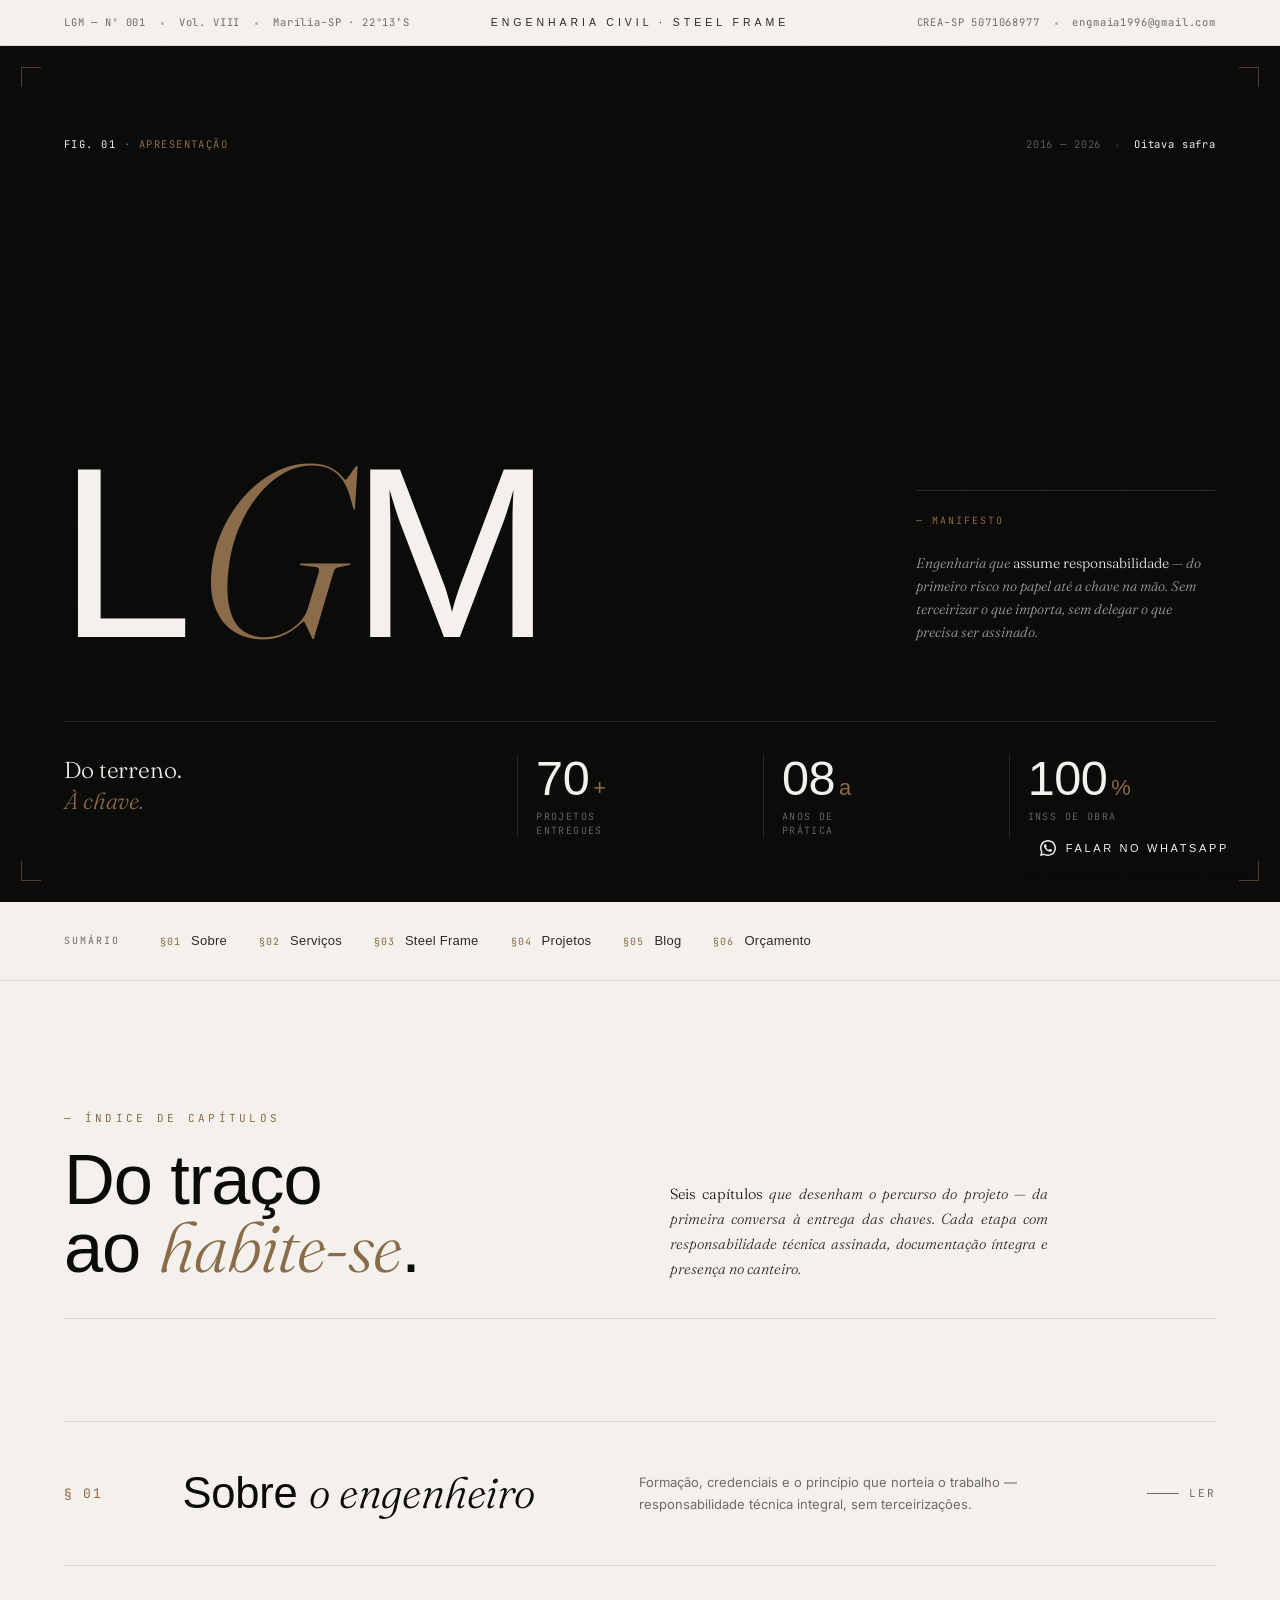
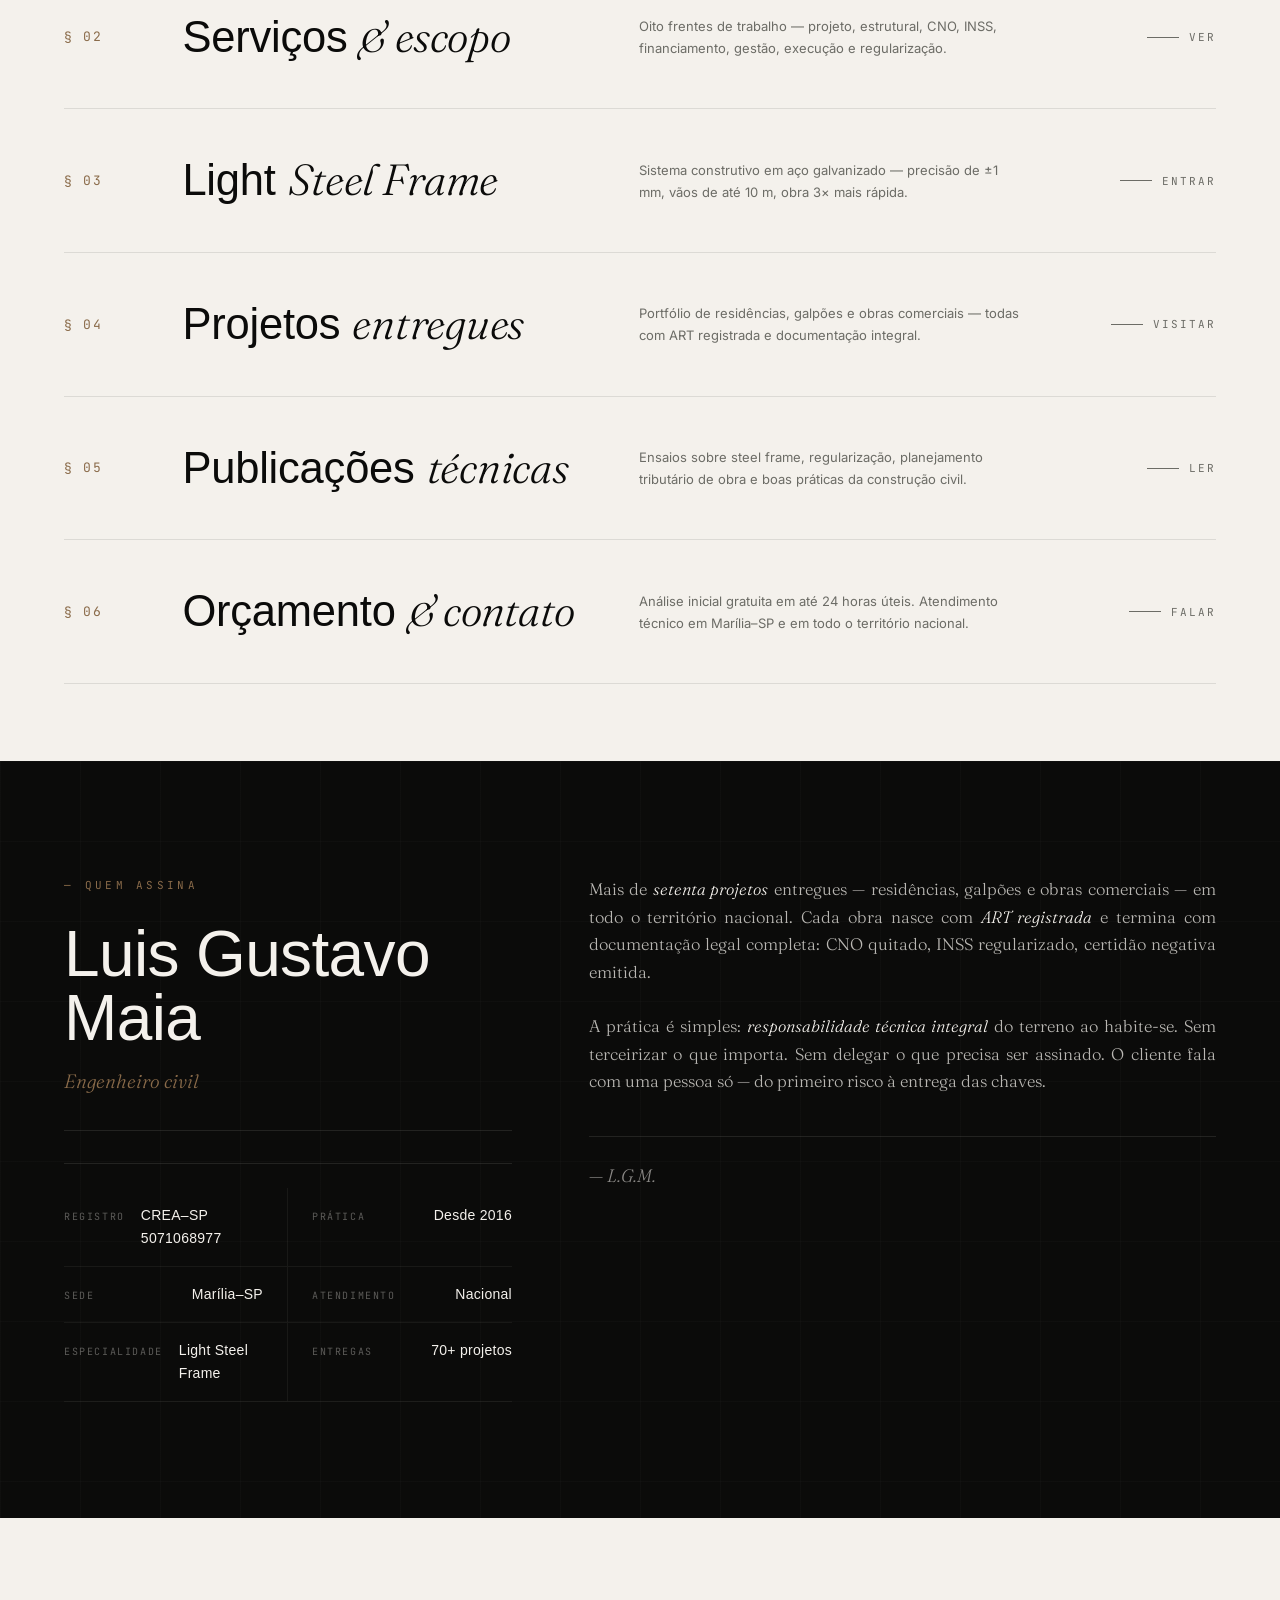
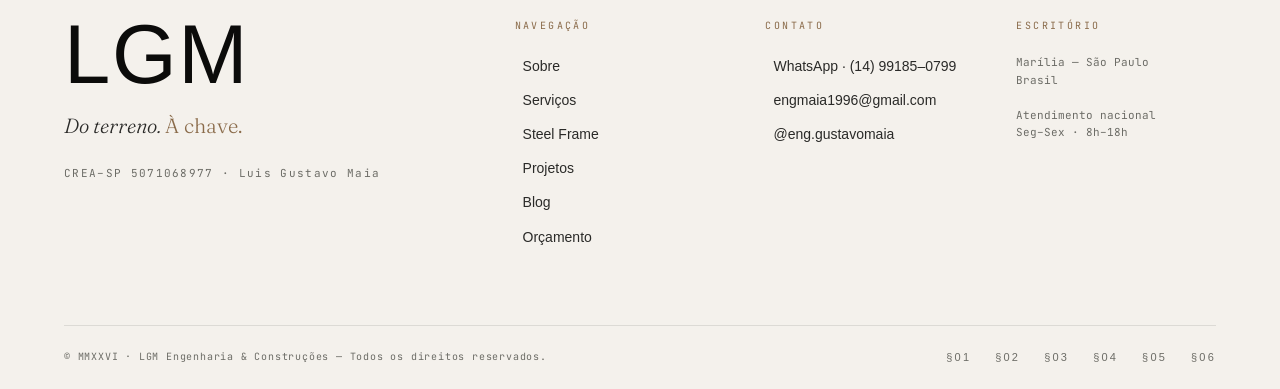
<file: index.html>
<!DOCTYPE html>
<html lang="pt-BR">
<head>
<meta charset="UTF-8">
<meta name="viewport" content="width=device-width, initial-scale=1.0, minimum-scale=1.0">
<title>LGM · Luis Gustavo Maia — Engenharia Civil · Steel Frame · Marília–SP</title>
<meta name="description" content="Engenharia civil com responsabilidade técnica integral — do projeto ao CNO. Steel Frame, regularização, financiamento. CREA–SP 5071068977.">
<link rel="preconnect" href="https://fonts.googleapis.com">
<link rel="preconnect" href="https://fonts.gstatic.com" crossorigin>
<link href="https://fonts.googleapis.com/css2?family=Fraunces:ital,opsz,wght@0,9..144,300;0,9..144,400;1,9..144,300;1,9..144,400&family=Inter:wght@300;400;500;600&family=JetBrains+Mono:wght@400;500&display=swap" rel="stylesheet">
<style>
/* ════════════════════════════════════════════════
   LGM · Editorial Portfolio
   Inspired by: Mies van der Rohe · Tadao Ando ·
   Studio MK27 · Isay Weinfeld · Paulo Mendes da Rocha
   ═══════════════════════════════════════════════ */

:root {
  --ink:    #0B0B0A;
  --ink2:   #2A2A28;
  --ink3:   #6C6C66;
  --ink4:   #A8A8A0;
  --paper:  #F4F1EC;
  --paper2: #E8E4DC;
  --paper3: #D8D2C6;
  --white:  #FFFFFE;
  --terra:  #8A6B4A;
  --terra2: #6B5238;
  --rust:   #A65828;
  --line:   rgba(11,11,10,0.10);
  --line2:  rgba(11,11,10,0.05);
  --line-w: rgba(244,241,236,0.10);

  --D: 'Fraunces', 'Gill Sans MT', 'Century Gothic', Georgia, serif;
  --S: 'Gill Sans MT','Gill Sans','Century Gothic',Calibri,sans-serif;
  --B: 'Inter','Segoe UI',system-ui,-apple-system,Arial,sans-serif;
  --M: 'JetBrains Mono', 'Menlo', 'Consolas', monospace;

  --max: 1480px;
  --pad: clamp(24px, 5vw, 80px);
}

*, *::before, *::after { margin:0; padding:0; box-sizing:border-box; }
html { scroll-behavior: smooth; }
body {
  background: var(--paper);
  color: var(--ink);
  font-family: var(--B);
  font-size: clamp(14px, 1.05vw, 16px);
  line-height: 1.65;
  -webkit-font-smoothing: antialiased;
  text-rendering: optimizeLegibility;
  overflow-x: hidden;
}

/* ── TYPE UTILITIES ── */
.mono { font-family: var(--M); font-feature-settings:'ss01'; }
.caps { font-family: var(--S); text-transform:uppercase; letter-spacing:.28em; font-size:10px; font-weight:400; }
.serif { font-family: var(--D); font-weight:300; font-style:italic; }

/* ── SCROLL REVEAL ── */
.reveal { opacity:0; transform:translateY(22px); transition:opacity .85s cubic-bezier(.22,1,.36,1), transform .85s cubic-bezier(.22,1,.36,1); }
.reveal.visible { opacity:1; transform:translateY(0); }
.d1 { transition-delay:.08s; } .d2 { transition-delay:.16s; } .d3 { transition-delay:.24s; }
.d4 { transition-delay:.32s; } .d5 { transition-delay:.40s; } .d6 { transition-delay:.48s; }

/* ══════════════════════════════════════════════
   MASTHEAD (newspaper-style top rail)
   ══════════════════════════════════════════════ */
.masthead {
  position:relative; z-index:5;
  background:var(--paper);
  border-bottom:1px solid var(--line);
  padding: 14px var(--pad);
  display:grid; grid-template-columns: 1fr auto 1fr;
  align-items:center; gap:24px;
  font-family:var(--M); font-size:10.5px;
  letter-spacing:.08em; color:var(--ink3);
}
.masthead-left  { text-align:left;   }
.masthead-right { text-align:right;  }
.masthead-center {
  font-family:var(--S); letter-spacing:.38em; text-transform:uppercase;
  font-size:10.5px; color:var(--ink2);
}
.masthead a { color:inherit; text-decoration:none; transition:color .2s; }
.masthead a:hover { color:var(--terra); }
.dot-sep { display:inline-block; width:3px; height:3px; border-radius:50%; background:currentColor; opacity:.5; margin:0 8px; vertical-align:middle; }

/* ══════════════════════════════════════════════
   HERO · Editorial Cover
   ══════════════════════════════════════════════ */
.hero {
  position:relative;
  min-height: calc(100vh - 44px);
  background: var(--ink);
  color: var(--paper);
  padding: clamp(48px,7vw,96px) var(--pad) clamp(36px,5vw,72px);
  overflow:hidden;
  display:grid;
  grid-template-rows: auto 1fr auto;
  gap: clamp(40px,5vw,80px);
}
/* subtle engineering grid background */
.hero::before {
  content:''; position:absolute; inset:0; pointer-events:none;
  background-image:
    linear-gradient(to right, rgba(244,241,236,.025) 1px, transparent 1px),
    linear-gradient(to bottom, rgba(244,241,236,.025) 1px, transparent 1px);
  background-size: 80px 80px;
  opacity:.8;
}
/* corner marks — architectural drawing */
.hero::after {
  content:''; position:absolute;
  top:20px; left:20px; right:20px; bottom:20px;
  border:1px solid transparent;
  background:
    linear-gradient(to right, var(--terra) 0, var(--terra) 20px, transparent 20px) top left,
    linear-gradient(to bottom, var(--terra) 0, var(--terra) 20px, transparent 20px) top left,
    linear-gradient(to left, var(--terra) 0, var(--terra) 20px, transparent 20px) top right,
    linear-gradient(to bottom, var(--terra) 0, var(--terra) 20px, transparent 20px) top right,
    linear-gradient(to right, var(--terra) 0, var(--terra) 20px, transparent 20px) bottom left,
    linear-gradient(to top, var(--terra) 0, var(--terra) 20px, transparent 20px) bottom left,
    linear-gradient(to left, var(--terra) 0, var(--terra) 20px, transparent 20px) bottom right,
    linear-gradient(to top, var(--terra) 0, var(--terra) 20px, transparent 20px) bottom right;
  background-size: 20px 1px, 1px 20px, 20px 1px, 1px 20px, 20px 1px, 1px 20px, 20px 1px, 1px 20px;
  background-repeat:no-repeat;
  pointer-events:none;
  opacity:.55;
}

.hero-inner { position:relative; z-index:2; display:contents; }

/* ── Hero top row: fig number + breadcrumb ── */
.hero-top {
  position:relative; z-index:2;
  display:flex; justify-content:space-between; align-items:flex-start;
  gap:24px; flex-wrap:wrap;
}
.hero-fig {
  font-family:var(--M); font-size:10.5px; letter-spacing:.14em;
  color:var(--terra); text-transform:uppercase;
}
.hero-fig b { color:var(--paper); font-weight:400; }
.hero-breadcrumb {
  font-family:var(--M); font-size:10.5px; letter-spacing:.08em;
  color:rgba(244,241,236,.35); text-align:right;
}
.hero-breadcrumb b { color:var(--paper); font-weight:400; }

/* ── Hero center: display mark ── */
.hero-center {
  position:relative; z-index:2;
  display:grid;
  grid-template-columns: 1fr auto;
  gap: clamp(24px,4vw,60px);
  align-items: end;
}
.hero-display {
  font-family:var(--S);
  font-weight:200;
  font-size: clamp(88px, 19vw, 280px);
  line-height: .85;
  letter-spacing: .01em;
  color: var(--paper);
  transform: translateX(-6px);
}
.hero-display .serif-accent {
  font-family: var(--D);
  font-style: italic;
  font-weight: 300;
  color: var(--terra);
}
.hero-right {
  display:flex; flex-direction:column; gap:22px;
  max-width: 300px;
  padding-bottom: 12px;
  border-top: 1px solid rgba(244,241,236,.14);
  padding-top: 22px;
}
.hero-right-label {
  font-family:var(--M); font-size:10px; letter-spacing:.2em;
  color: var(--terra); text-transform:uppercase;
}
.hero-right-text {
  font-family:var(--D);
  font-weight:300;
  font-size: clamp(13px, 1.1vw, 15px);
  line-height: 1.65;
  color: rgba(244,241,236,.65);
  font-style: italic;
}
.hero-right-text em { font-style:normal; color:var(--paper); }

/* ── Hero bottom row ── */
.hero-bottom {
  position:relative; z-index:2;
  display:grid;
  grid-template-columns: 2fr 1fr 1fr 1fr;
  gap: clamp(20px,3vw,48px);
  padding-top: 32px;
  border-top: 1px solid rgba(244,241,236,.10);
  align-items:start;
}
.hero-manifesto {
  font-family:var(--D); font-weight:300;
  font-size: clamp(18px, 1.8vw, 28px);
  line-height: 1.35;
  color: var(--paper);
  max-width: 38ch;
  letter-spacing:-.005em;
}
.hero-manifesto em {
  font-style: italic;
  color: var(--terra);
}
.hero-stat {
  display:flex; flex-direction:column; gap:8px;
  padding-left: 18px; border-left: 1px solid rgba(244,241,236,.12);
}
.hero-stat-val {
  font-family: var(--S); font-weight:200;
  font-size: clamp(34px, 3.8vw, 56px);
  line-height: 1;
  color: var(--paper);
  letter-spacing: -.01em;
}
.hero-stat-val .unit { font-size:.45em; color:var(--terra); margin-left:4px; }
.hero-stat-label {
  font-family:var(--M); font-size:10px; letter-spacing:.14em;
  color: rgba(244,241,236,.38); text-transform:uppercase;
  line-height:1.4;
}

/* ══════════════════════════════════════════════
   INDEX BAR · Architectural contents
   ══════════════════════════════════════════════ */
.index-bar {
  background: var(--paper);
  border-bottom: 1px solid var(--line);
  padding: 28px var(--pad);
  display:flex; align-items:center; gap:40px;
  overflow-x:auto;
  white-space:nowrap;
  -ms-overflow-style:none; scrollbar-width:none;
}
.index-bar::-webkit-scrollbar { display:none; }
.index-bar-label {
  font-family:var(--M); font-size:10px; letter-spacing:.2em;
  color:var(--ink3); text-transform:uppercase; flex-shrink:0;
}
.index-bar-items {
  display:flex; align-items:center; gap:32px; flex:1;
}
.index-bar-item {
  display:inline-flex; align-items:baseline; gap:10px;
  text-decoration:none;
  font-family:var(--S); font-size:13px; letter-spacing:.02em;
  color:var(--ink2); transition:color .22s;
}
.index-bar-item:hover { color:var(--terra); }
.index-bar-item .num {
  font-family:var(--M); font-size:10px; color:var(--terra);
  letter-spacing:.1em;
}

/* ══════════════════════════════════════════════
   CHAPTERS · Nav as architectural catalogue
   ══════════════════════════════════════════════ */
.chapters {
  background: var(--paper);
  padding: clamp(60px,10vw,140px) var(--pad) clamp(40px,6vw,80px);
}
.chapters-header {
  display:grid; grid-template-columns: 1fr 1fr; gap:60px;
  margin-bottom: clamp(60px,8vw,120px);
  align-items:end;
  padding-bottom: 36px;
  border-bottom: 1px solid var(--line);
}
.chapters-eyebrow {
  font-family:var(--M); font-size:11px; letter-spacing:.3em;
  color: var(--terra); text-transform:uppercase;
  margin-bottom:20px;
}
.chapters-title {
  font-family:var(--S); font-weight:200;
  font-size: clamp(40px, 5.5vw, 88px);
  line-height: .95;
  color: var(--ink);
  letter-spacing: -.015em;
}
.chapters-title .it { font-family:var(--D); font-style:italic; font-weight:300; color:var(--terra); }
.chapters-meta {
  font-family: var(--D); font-weight:300; font-style:italic;
  font-size: clamp(14px, 1.15vw, 17px);
  line-height: 1.7;
  color: var(--ink2);
  max-width: 42ch;
  text-align:justify;
}
.chapters-meta em { font-style:normal; color:var(--ink); }

.chapters-list {
  display: flex; flex-direction: column;
  border-top: 1px solid var(--line);
}
.chapter {
  position:relative;
  display:grid;
  grid-template-columns: 80px 1fr 1fr 120px;
  gap: clamp(16px, 3vw, 48px);
  align-items:center;
  padding: clamp(28px,4vw,48px) 0;
  border-bottom: 1px solid var(--line);
  text-decoration:none; color:inherit;
  transition: padding .4s cubic-bezier(.22,1,.36,1);
}
.chapter::before {
  content:''; position:absolute;
  top:0; left:0; height:100%; width:0;
  background: var(--ink);
  transition: width .5s cubic-bezier(.22,1,.36,1);
  z-index:0;
}
.chapter:hover::before { width:100%; }
.chapter:hover { padding-left: 24px; padding-right: 24px; }
.chapter > * { position:relative; z-index:1; transition: color .35s ease; }
.chapter:hover .ch-num,
.chapter:hover .ch-title,
.chapter:hover .ch-desc,
.chapter:hover .ch-arrow { color: var(--paper); }
.chapter:hover .ch-num { color: var(--terra); }
.chapter:hover .ch-arrow { color: var(--terra); }

.ch-num {
  font-family:var(--M); font-size:13px; letter-spacing:.12em;
  color: var(--terra);
}
.ch-title {
  font-family:var(--S); font-weight:200;
  font-size: clamp(28px, 3.4vw, 52px);
  line-height: 1.05;
  color: var(--ink);
  letter-spacing: -.005em;
}
.ch-title .it {
  font-family: var(--D); font-style:italic; font-weight:300;
}
.ch-desc {
  font-family: var(--B); font-size: clamp(13px, 1vw, 14.5px);
  line-height: 1.7; color: var(--ink3);
  max-width: 48ch;
}
.ch-arrow {
  font-family:var(--M); font-size:11px; letter-spacing:.18em;
  color: var(--ink3); text-transform:uppercase;
  text-align:right;
  display:flex; align-items:center; justify-content:flex-end; gap:10px;
}
.ch-arrow .line {
  display:inline-block; width:32px; height:1px;
  background: currentColor; transition: width .35s ease;
}
.chapter:hover .ch-arrow .line { width:52px; }

/* ══════════════════════════════════════════════
   BIO STRIP
   ══════════════════════════════════════════════ */
.bio-strip {
  background: var(--ink);
  color: var(--paper);
  padding: clamp(70px,9vw,120px) var(--pad);
  position:relative;
  overflow:hidden;
}
.bio-strip::before {
  content:''; position:absolute; inset:0;
  background:
    linear-gradient(to right, rgba(244,241,236,.02) 1px, transparent 1px),
    linear-gradient(to bottom, rgba(244,241,236,.02) 1px, transparent 1px);
  background-size: 80px 80px;
}
.bio-strip-inner {
  position:relative; z-index:1;
  max-width: var(--max);
  margin: 0 auto;
  display:grid;
  grid-template-columns: 1fr 1.4fr;
  gap: clamp(40px, 6vw, 100px);
  align-items:start;
}
.bio-eyebrow {
  font-family:var(--M); font-size:11px; letter-spacing:.3em;
  color: var(--terra); text-transform:uppercase;
  margin-bottom: 28px;
}
.bio-name {
  font-family: var(--S); font-weight:200;
  font-size: clamp(44px, 5vw, 78px);
  line-height: 1;
  color: var(--paper);
  letter-spacing: -.01em;
  margin-bottom: 16px;
}
.bio-role {
  font-family: var(--D); font-weight:300; font-style:italic;
  font-size: clamp(18px,1.5vw,22px);
  color: var(--terra);
  margin-bottom: 32px;
  padding-bottom: 32px;
  border-bottom: 1px solid rgba(244,241,236,.10);
}
.bio-text {
  font-family: var(--D); font-weight:300;
  font-size: clamp(16px, 1.3vw, 20px);
  line-height: 1.65;
  color: rgba(244,241,236,.75);
  text-align:justify;
  hyphens:auto;
}
.bio-text em { font-style:italic; color: var(--paper); }

.bio-specs {
  display:grid; grid-template-columns:1fr 1fr; gap:0;
  border-top: 1px solid rgba(244,241,236,.10);
  padding-top: 24px;
  margin-top: 32px;
}
.bio-spec {
  padding: 16px 0;
  border-bottom: 1px solid rgba(244,241,236,.06);
  display:flex; justify-content:space-between; align-items:baseline; gap:16px;
}
.bio-spec:nth-child(odd) { padding-right:24px; border-right: 1px solid rgba(244,241,236,.06); }
.bio-spec:nth-child(even) { padding-left:24px; }
.bio-spec-key {
  font-family:var(--M); font-size:10px; letter-spacing:.16em;
  color: rgba(244,241,236,.35); text-transform:uppercase;
}
.bio-spec-val {
  font-family:var(--S); font-size:14px; color: var(--paper);
  letter-spacing:.02em;
}

.bio-signature {
  margin-top: 40px;
  display:flex; align-items:center; gap:20px;
  padding-top: 24px;
  border-top: 1px solid rgba(244,241,236,.10);
}
.bio-signature-text {
  font-family: var(--D); font-weight:300; font-style:italic;
  font-size: 18px; color: rgba(244,241,236,.55);
}

/* ══════════════════════════════════════════════
   COLOPHON / FOOTER
   ══════════════════════════════════════════════ */
.colophon {
  background: var(--paper);
  padding: clamp(60px,8vw,100px) var(--pad) 0;
  position:relative;
}
.colophon-grid {
  max-width: var(--max);
  margin: 0 auto;
  display:grid;
  grid-template-columns: 2fr 1fr 1fr 1fr;
  gap: clamp(32px,4vw,60px);
  padding-bottom: clamp(48px,6vw,80px);
  border-bottom: 1px solid var(--line);
}
.colophon-brand {}
.colophon-logo {
  font-family: var(--S); font-weight:200;
  font-size: clamp(56px,6.5vw,96px);
  line-height: .9; letter-spacing: .02em;
  color: var(--ink);
  display:block; margin-bottom: 20px;
}
.colophon-tag {
  font-family: var(--D); font-weight:300; font-style:italic;
  font-size: clamp(18px, 1.6vw, 24px);
  color: var(--ink2);
  max-width: 28ch;
  line-height: 1.35;
  margin-bottom: 24px;
}
.colophon-tag em { font-style:normal; color: var(--terra); }
.colophon-crea {
  font-family: var(--M); font-size:11px; letter-spacing:.12em;
  color: var(--ink3);
}
.colophon-col {}
.colophon-col h4 {
  font-family:var(--M); font-size:10px; letter-spacing:.24em;
  color: var(--terra); text-transform:uppercase;
  margin-bottom: 20px;
  font-weight: 400;
}
.colophon-col ul { list-style:none; display:flex; flex-direction:column; gap:10px; }
.colophon-col a {
  font-family: var(--S); font-size: 14px; color: var(--ink2);
  text-decoration:none; transition:color .2s;
  display:inline-flex; align-items:baseline; gap:8px;
}
.colophon-col a::before {
  content:''; width:0; height:1px; background:var(--terra);
  transition: width .3s ease;
  display:inline-block; transform: translateY(-3px);
}
.colophon-col a:hover { color: var(--terra); }
.colophon-col a:hover::before { width:12px; margin-right:4px; }
.colophon-col .mono-note {
  font-family:var(--M); font-size:11px; color:var(--ink3);
  line-height:1.6;
}

.colophon-bottom {
  max-width: var(--max);
  margin: 0 auto;
  padding: 22px 0;
  display:flex; justify-content:space-between; align-items:center;
  flex-wrap:wrap; gap:12px;
}
.colophon-copy {
  font-family: var(--M); font-size:10px; letter-spacing:.08em;
  color: var(--ink3);
}
.colophon-links {
  display:flex; gap:24px;
}
.colophon-links a {
  font-family: var(--S); font-size:11px; letter-spacing:.2em; text-transform:uppercase;
  color: var(--ink3); text-decoration:none; transition:color .2s;
}
.colophon-links a:hover { color: var(--terra); }

/* ══════════════════════════════════════════════
   WHATSAPP FLOAT (minimal, precise)
   ══════════════════════════════════════════════ */
.wa-float {
  position:fixed; bottom:28px; right:28px; z-index:400;
  display:flex; align-items:center; gap:10px;
  background: var(--ink); color: var(--paper);
  padding: 14px 22px 14px 16px;
  font-family: var(--S); font-size: 11px;
  letter-spacing: .24em; text-transform:uppercase;
  text-decoration:none;
  box-shadow: 0 1px 0 rgba(0,0,0,.2);
  border: 1px solid var(--ink);
  transition: background .25s, color .25s, transform .22s, border-color .25s;
}
.wa-float:hover {
  background: var(--terra); border-color: var(--terra);
  transform: translateY(-2px);
}
.wa-float svg { width: 16px; height:16px; fill: var(--paper); flex-shrink:0; }

/* ══════════════════════════════════════════════
   RESPONSIVE
   ══════════════════════════════════════════════ */
@media (max-width: 1100px) {
  .hero-bottom { grid-template-columns: 1fr 1fr 1fr; }
  .hero-manifesto { grid-column: 1 / -1; margin-bottom: 16px; }
  .colophon-grid { grid-template-columns: 1.4fr 1fr 1fr; }
  .colophon-brand { grid-column: 1 / -1; margin-bottom:20px; padding-bottom:28px; border-bottom:1px solid var(--line); }
}
@media (max-width: 860px) {
  .masthead { grid-template-columns: 1fr; text-align:center; }
  .masthead-left, .masthead-right { text-align:center; }
  .hero { min-height: auto; padding-top: 36px; padding-bottom:36px; }
  .hero-center { grid-template-columns: 1fr; }
  .hero-right { max-width: 100%; border-top: none; border-left: 2px solid var(--terra); padding-left:18px; padding-top:0; }
  .hero-bottom { grid-template-columns: 1fr 1fr; }
  .hero-manifesto { grid-column: 1 / -1; }
  .chapters-header { grid-template-columns: 1fr; gap:24px; }
  .chapter { grid-template-columns: 44px 1fr 80px; }
  .ch-desc { display:none; }
  .bio-strip-inner { grid-template-columns: 1fr; }
  .bio-specs { grid-template-columns: 1fr; }
  .bio-spec:nth-child(odd), .bio-spec:nth-child(even) { padding:16px 0; border-right:none; border-left:none; }
  .colophon-grid { grid-template-columns: 1fr 1fr; }
  .colophon-brand { grid-column:1 / -1; }
  .colophon-bottom { flex-direction:column; text-align:center; }
}
@media (max-width: 560px) {
  .hero-display { font-size: clamp(72px, 22vw, 140px); }
  .hero-bottom { grid-template-columns: 1fr; }
  .hero-stat { padding-left: 0; border-left: none; padding-top: 16px; border-top: 1px solid rgba(244,241,236,.08); }
  .chapter { grid-template-columns: 36px 1fr; padding: 22px 0; }
  .ch-arrow { display:none; }
  .colophon-grid { grid-template-columns: 1fr; }
  .wa-float span { display:none; }
  .wa-float { padding: 12px; }
  .index-bar-items { gap:20px; }
}
</style>
</head>
<body>

<!-- ══ MASTHEAD ══════════════════════════════════ -->
<header class="masthead">
  <div class="masthead-left">
    LGM — Nº 001 <span class="dot-sep"></span> Vol. VIII <span class="dot-sep"></span> Marília–SP · 22°13′S
  </div>
  <div class="masthead-center">Engenharia Civil · Steel Frame</div>
  <div class="masthead-right">
    CREA–SP 5071068977 <span class="dot-sep"></span> <a href="mailto:engmaia1996@gmail.com">engmaia1996@gmail.com</a>
  </div>
</header>


<!-- ══ HERO ══════════════════════════════════════ -->
<section class="hero" id="capa">
  <div class="hero-top">
    <div class="hero-fig"><b>Fig. 01</b> · Apresentação</div>
    <div class="hero-breadcrumb">2016 — 2026 <span class="dot-sep" style="opacity:.3"></span> <b>Oitava safra</b></div>
  </div>

  <div class="hero-center">
    <h1 class="hero-display">
      L<span class="serif-accent">G</span>M
    </h1>
    <div class="hero-right">
      <div class="hero-right-label">— Manifesto</div>
      <div class="hero-right-text">
        Engenharia que <em>assume responsabilidade</em> — do primeiro risco no papel até a chave na mão. Sem terceirizar o que importa, sem delegar o que precisa ser assinado.
      </div>
    </div>
  </div>

  <div class="hero-bottom">
    <div class="hero-manifesto">
      Do terreno.<br>
      <em>À chave.</em>
    </div>
    <div class="hero-stat">
      <div class="hero-stat-val">70<span class="unit">+</span></div>
      <div class="hero-stat-label">Projetos<br>entregues</div>
    </div>
    <div class="hero-stat">
      <div class="hero-stat-val">08<span class="unit">a</span></div>
      <div class="hero-stat-label">Anos de<br>prática</div>
    </div>
    <div class="hero-stat">
      <div class="hero-stat-val">100<span class="unit">%</span></div>
      <div class="hero-stat-label">INSS de obra<br>regularizado</div>
    </div>
  </div>
</section>


<!-- ══ INDEX BAR ═════════════════════════════════ -->
<nav class="index-bar" aria-label="Sumário">
  <span class="index-bar-label">Sumário</span>
  <div class="index-bar-items">
    <a href="sobre.html"       class="index-bar-item"><span class="num">§01</span> Sobre</a>
    <a href="servicos.html"    class="index-bar-item"><span class="num">§02</span> Serviços</a>
    <a href="steelframe.html"  class="index-bar-item"><span class="num">§03</span> Steel Frame</a>
    <a href="projetos.html"    class="index-bar-item"><span class="num">§04</span> Projetos</a>
    <a href="blog.html"        class="index-bar-item"><span class="num">§05</span> Blog</a>
    <a href="orcamento.html"   class="index-bar-item"><span class="num">§06</span> Orçamento</a>
  </div>
</nav>


<!-- ══ CHAPTERS ══════════════════════════════════ -->
<section class="chapters">
  <header class="chapters-header">
    <div class="reveal">
      <div class="chapters-eyebrow">— Índice de capítulos</div>
      <h2 class="chapters-title">Do traço<br>ao <span class="it">habite-se</span>.</h2>
    </div>
    <div class="chapters-meta reveal d2">
      <em>Seis capítulos</em> que desenham o percurso do projeto — da primeira conversa à entrega das chaves. Cada etapa com responsabilidade técnica assinada, documentação íntegra e presença no canteiro.
    </div>
  </header>

  <div class="chapters-list">

    <a href="sobre.html" class="chapter reveal d1">
      <div class="ch-num">§ 01</div>
      <div class="ch-title">Sobre <span class="it">o engenheiro</span></div>
      <div class="ch-desc">Formação, credenciais e o princípio que norteia o trabalho — responsabilidade técnica integral, sem terceirizações.</div>
      <div class="ch-arrow"><span class="line"></span>Ler</div>
    </a>

    <a href="servicos.html" class="chapter reveal d2">
      <div class="ch-num">§ 02</div>
      <div class="ch-title">Serviços <span class="it">&amp; escopo</span></div>
      <div class="ch-desc">Oito frentes de trabalho — projeto, estrutural, CNO, INSS, financiamento, gestão, execução e regularização.</div>
      <div class="ch-arrow"><span class="line"></span>Ver</div>
    </a>

    <a href="steelframe.html" class="chapter reveal d3">
      <div class="ch-num">§ 03</div>
      <div class="ch-title">Light <span class="it">Steel Frame</span></div>
      <div class="ch-desc">Sistema construtivo em aço galvanizado — precisão de ±1 mm, vãos de até 10 m, obra 3× mais rápida.</div>
      <div class="ch-arrow"><span class="line"></span>Entrar</div>
    </a>

    <a href="projetos.html" class="chapter reveal d4">
      <div class="ch-num">§ 04</div>
      <div class="ch-title">Projetos <span class="it">entregues</span></div>
      <div class="ch-desc">Portfólio de residências, galpões e obras comerciais — todas com ART registrada e documentação integral.</div>
      <div class="ch-arrow"><span class="line"></span>Visitar</div>
    </a>

    <a href="blog.html" class="chapter reveal d5">
      <div class="ch-num">§ 05</div>
      <div class="ch-title">Publicações <span class="it">técnicas</span></div>
      <div class="ch-desc">Ensaios sobre steel frame, regularização, planejamento tributário de obra e boas práticas da construção civil.</div>
      <div class="ch-arrow"><span class="line"></span>Ler</div>
    </a>

    <a href="orcamento.html" class="chapter reveal d6">
      <div class="ch-num">§ 06</div>
      <div class="ch-title">Orçamento <span class="it">&amp; contato</span></div>
      <div class="ch-desc">Análise inicial gratuita em até 24 horas úteis. Atendimento técnico em Marília–SP e em todo o território nacional.</div>
      <div class="ch-arrow"><span class="line"></span>Falar</div>
    </a>

  </div>
</section>


<!-- ══ BIO STRIP ═════════════════════════════════ -->
<section class="bio-strip">
  <div class="bio-strip-inner">
    <div class="reveal">
      <div class="bio-eyebrow">— Quem assina</div>
      <div class="bio-name">Luis Gustavo<br>Maia</div>
      <div class="bio-role">Engenheiro civil</div>
      <div class="bio-specs">
        <div class="bio-spec"><span class="bio-spec-key">Registro</span><span class="bio-spec-val">CREA–SP 5071068977</span></div>
        <div class="bio-spec"><span class="bio-spec-key">Prática</span><span class="bio-spec-val">Desde 2016</span></div>
        <div class="bio-spec"><span class="bio-spec-key">Sede</span><span class="bio-spec-val">Marília–SP</span></div>
        <div class="bio-spec"><span class="bio-spec-key">Atendimento</span><span class="bio-spec-val">Nacional</span></div>
        <div class="bio-spec"><span class="bio-spec-key">Especialidade</span><span class="bio-spec-val">Light Steel Frame</span></div>
        <div class="bio-spec"><span class="bio-spec-key">Entregas</span><span class="bio-spec-val">70+ projetos</span></div>
      </div>
    </div>
    <div class="reveal d2">
      <div class="bio-text">
        Mais de <em>setenta projetos</em> entregues — residências, galpões e obras comerciais — em todo o território nacional. Cada obra nasce com <em>ART registrada</em> e termina com documentação legal completa: CNO quitado, INSS regularizado, certidão negativa emitida.
        <br><br>
        A prática é simples: <em>responsabilidade técnica integral</em> do terreno ao habite-se. Sem terceirizar o que importa. Sem delegar o que precisa ser assinado. O cliente fala com uma pessoa só — do primeiro risco à entrega das chaves.
      </div>
      <div class="bio-signature">
        <div class="bio-signature-text">— L.G.M.</div>
      </div>
    </div>
  </div>
</section>


<!-- ══ COLOPHON (Footer) ═════════════════════════ -->
<footer class="colophon">
  <div class="colophon-grid">
    <div class="colophon-brand">
      <span class="colophon-logo">LGM</span>
      <div class="colophon-tag">Do terreno. <em>À chave.</em></div>
      <div class="colophon-crea">CREA–SP 5071068977 · Luis Gustavo Maia</div>
    </div>

    <div class="colophon-col">
      <h4>Navegação</h4>
      <ul>
        <li><a href="sobre.html">Sobre</a></li>
        <li><a href="servicos.html">Serviços</a></li>
        <li><a href="steelframe.html">Steel Frame</a></li>
        <li><a href="projetos.html">Projetos</a></li>
        <li><a href="blog.html">Blog</a></li>
        <li><a href="orcamento.html">Orçamento</a></li>
      </ul>
    </div>

    <div class="colophon-col">
      <h4>Contato</h4>
      <ul>
        <li><a href="https://wa.me/5514991850799" target="_blank">WhatsApp · (14) 99185–0799</a></li>
        <li><a href="mailto:engmaia1996@gmail.com">engmaia1996@gmail.com</a></li>
        <li><a href="https://instagram.com/eng.gustavomaia" target="_blank">@eng.gustavomaia</a></li>
      </ul>
    </div>

    <div class="colophon-col">
      <h4>Escritório</h4>
      <div class="mono-note">
        Marília — São Paulo<br>
        Brasil<br><br>
        Atendimento nacional<br>
        Seg–Sex · 8h–18h
      </div>
    </div>
  </div>

  <div class="colophon-bottom">
    <span class="colophon-copy">© MMXXVI · LGM Engenharia &amp; Construções — Todos os direitos reservados.</span>
    <nav class="colophon-links">
      <a href="sobre.html">§01</a>
      <a href="servicos.html">§02</a>
      <a href="steelframe.html">§03</a>
      <a href="projetos.html">§04</a>
      <a href="blog.html">§05</a>
      <a href="orcamento.html">§06</a>
    </nav>
  </div>
</footer>


<!-- ══ WHATSAPP FLOAT ════════════════════════════ -->
<a href="https://wa.me/5514991850799?text=Olá%2C%20vim%20pelo%20site%20e%20quero%20um%20orçamento" target="_blank" class="wa-float" aria-label="Falar no WhatsApp">
  <svg viewBox="0 0 24 24" xmlns="http://www.w3.org/2000/svg"><path d="M17.472 14.382c-.297-.149-1.758-.867-2.03-.967-.273-.099-.471-.148-.67.15-.197.297-.767.966-.94 1.164-.173.199-.347.223-.644.075-.297-.15-1.255-.463-2.39-1.475-.883-.788-1.48-1.761-1.653-2.059-.173-.297-.018-.458.13-.606.134-.133.298-.347.446-.52.149-.174.198-.298.298-.497.099-.198.05-.371-.025-.52-.075-.149-.669-1.612-.916-2.207-.242-.579-.487-.5-.669-.51-.173-.008-.371-.01-.57-.01-.198 0-.52.074-.792.372-.272.297-1.04 1.016-1.04 2.479 0 1.462 1.065 2.875 1.213 3.074.149.198 2.096 3.2 5.077 4.487.709.306 1.262.489 1.694.625.712.227 1.36.195 1.871.118.571-.085 1.758-.719 2.006-1.413.248-.694.248-1.289.173-1.413-.074-.124-.272-.198-.57-.347z"/><path d="M12 0C5.373 0 0 5.373 0 12c0 2.127.558 4.122 1.533 5.855L0 24l6.335-1.511A11.945 11.945 0 0012 24c6.627 0 12-5.373 12-12S18.627 0 12 0zm0 21.818a9.818 9.818 0 01-5.003-1.371l-.36-.213-3.76.896.955-3.665-.233-.374A9.818 9.818 0 012.182 12C2.182 6.57 6.57 2.182 12 2.182S21.818 6.57 21.818 12 17.43 21.818 12 21.818z"/></svg>
  <span>Falar no WhatsApp</span>
</a>

<script>
(function() {
  var obs = new IntersectionObserver(function(entries) {
    entries.forEach(function(e) {
      if (e.isIntersecting) { e.target.classList.add('visible'); obs.unobserve(e.target); }
    });
  }, { threshold: 0.1, rootMargin: '0px 0px -40px 0px' });
  document.querySelectorAll('.reveal').forEach(function(el) { obs.observe(el); });
})();
</script>

</body>
</html>
</file>
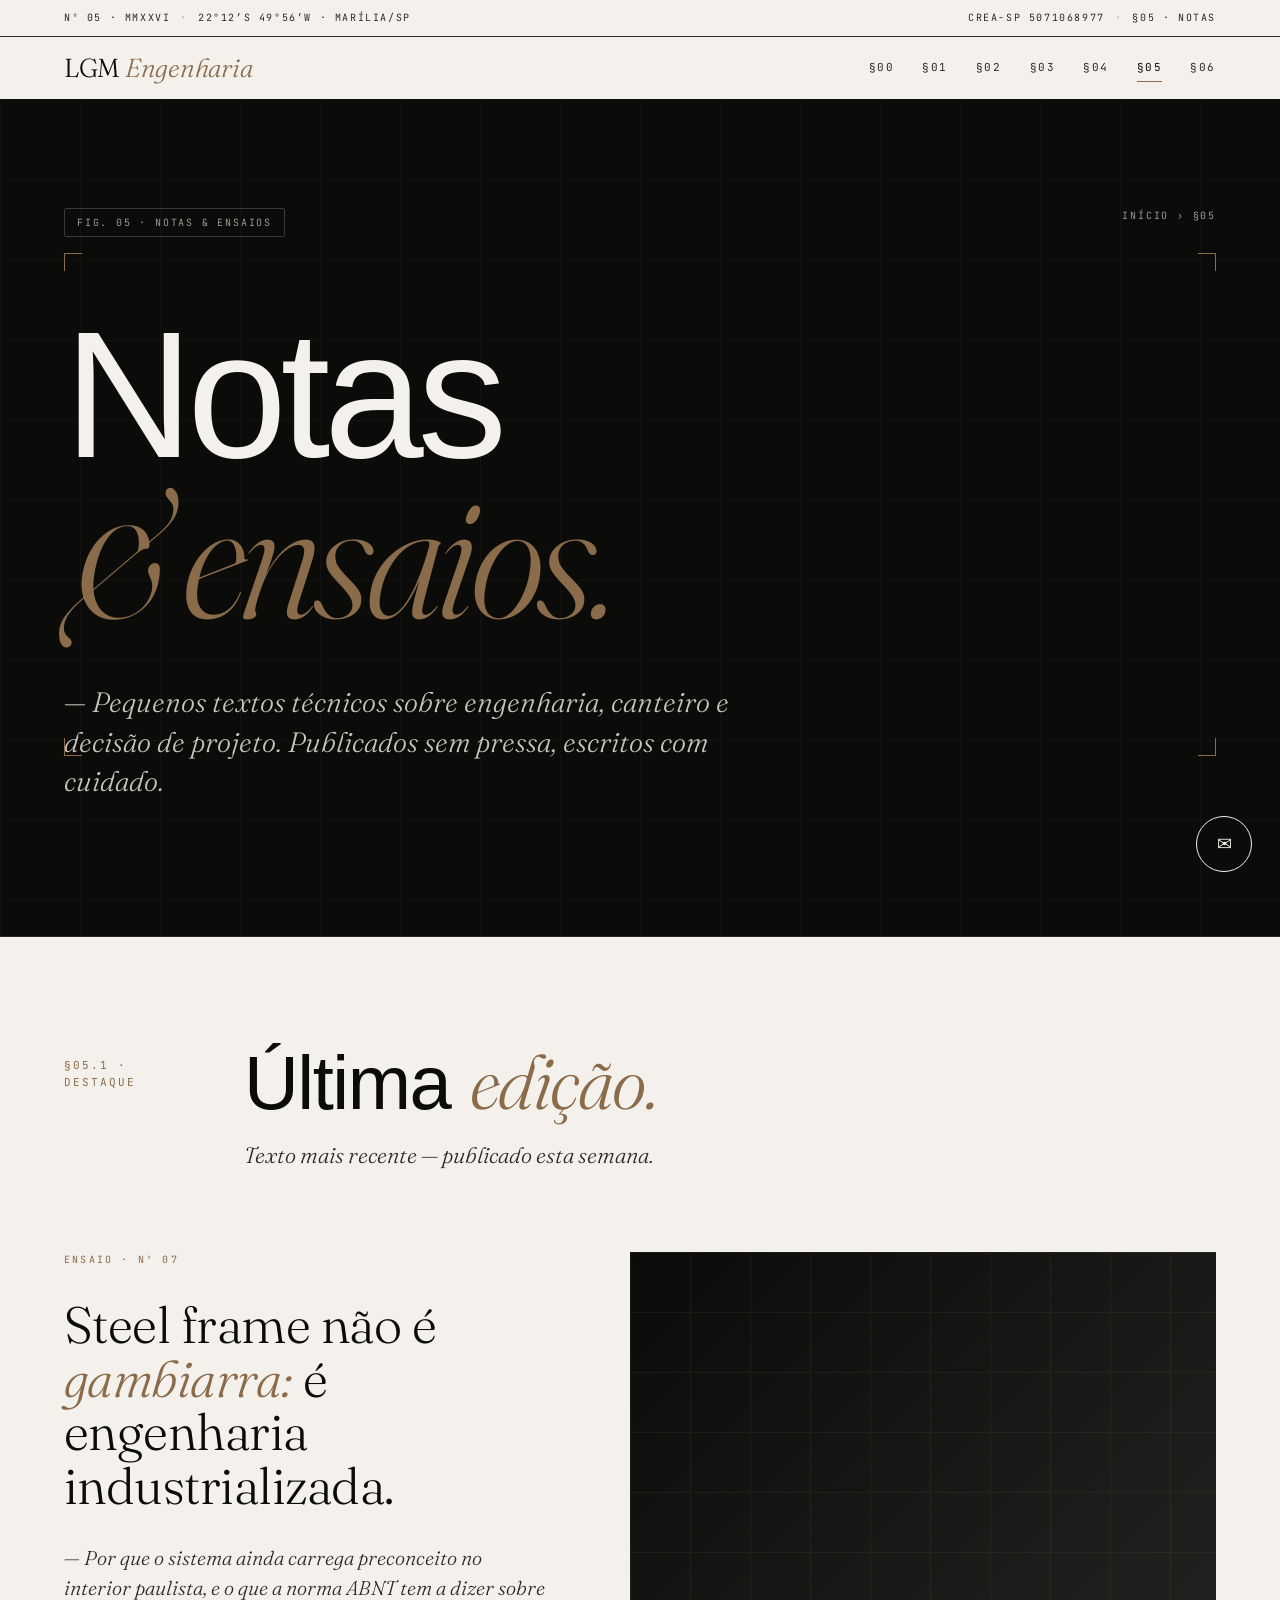
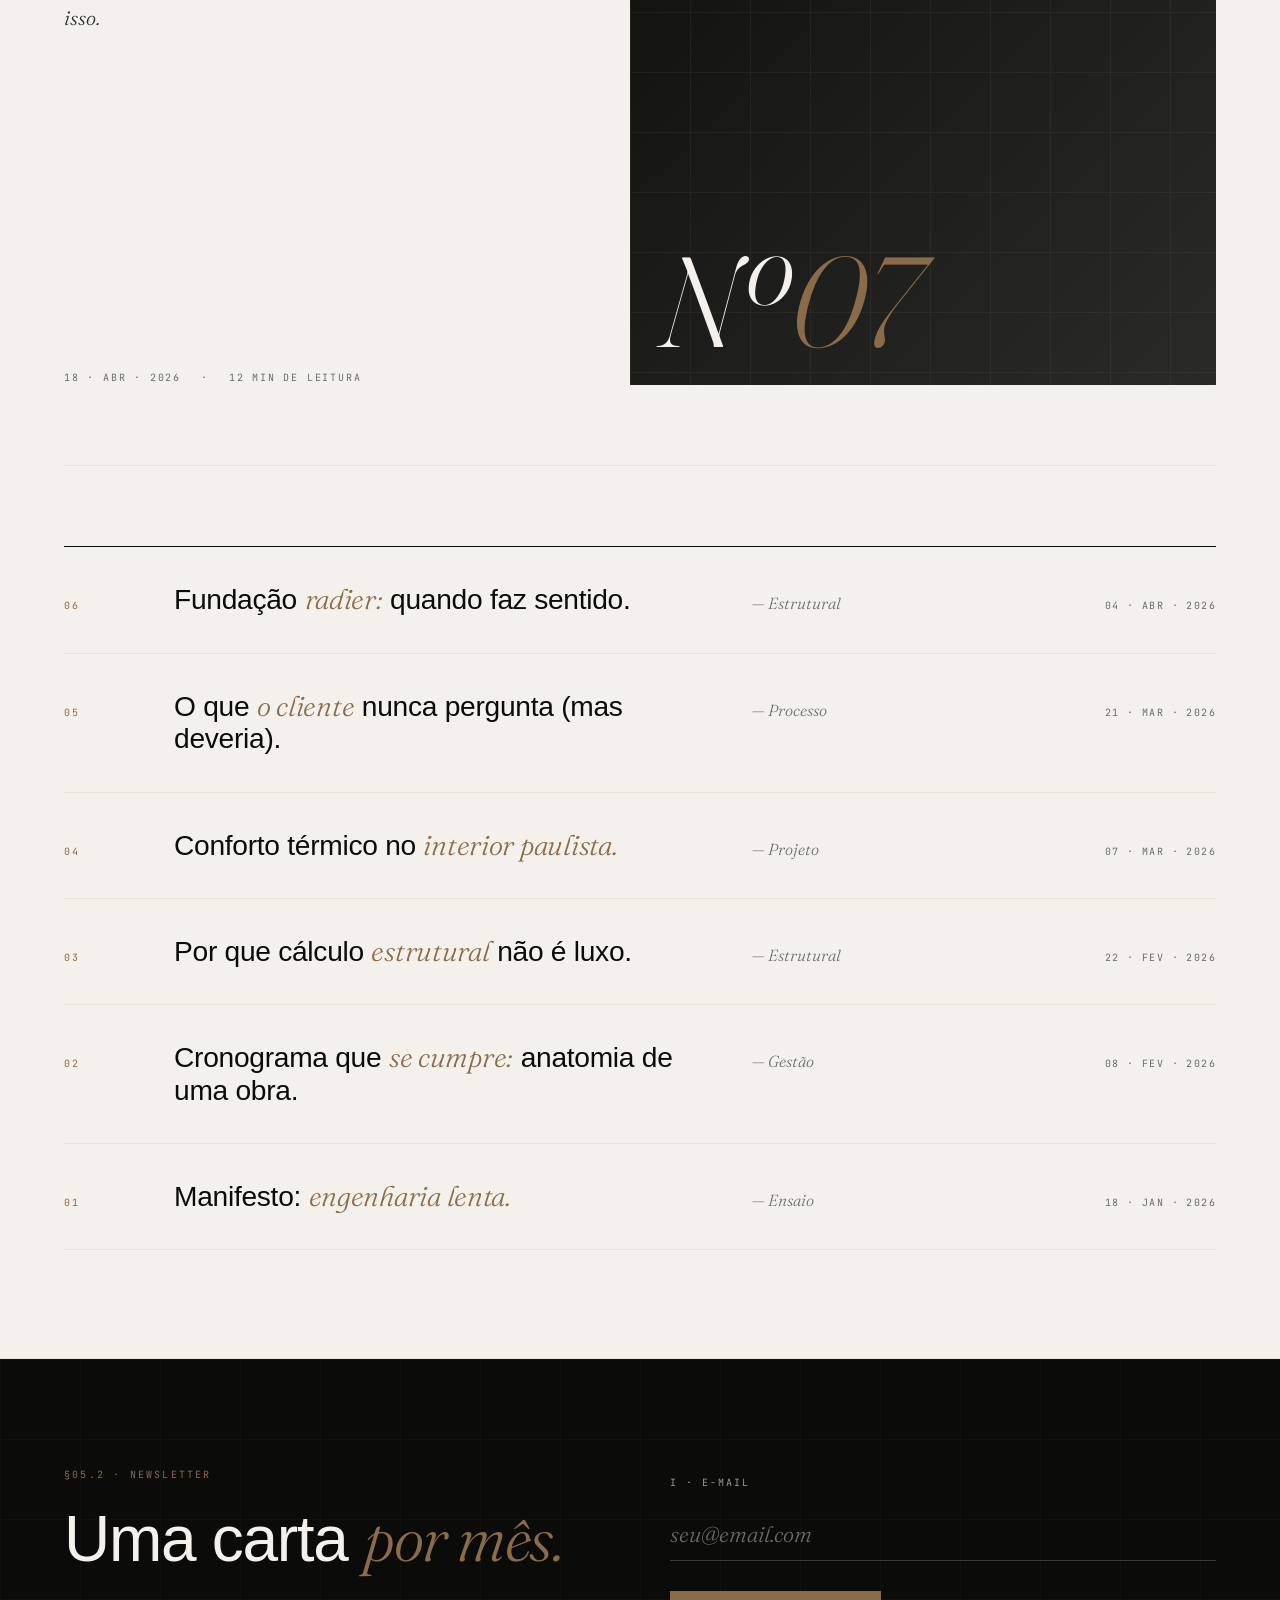
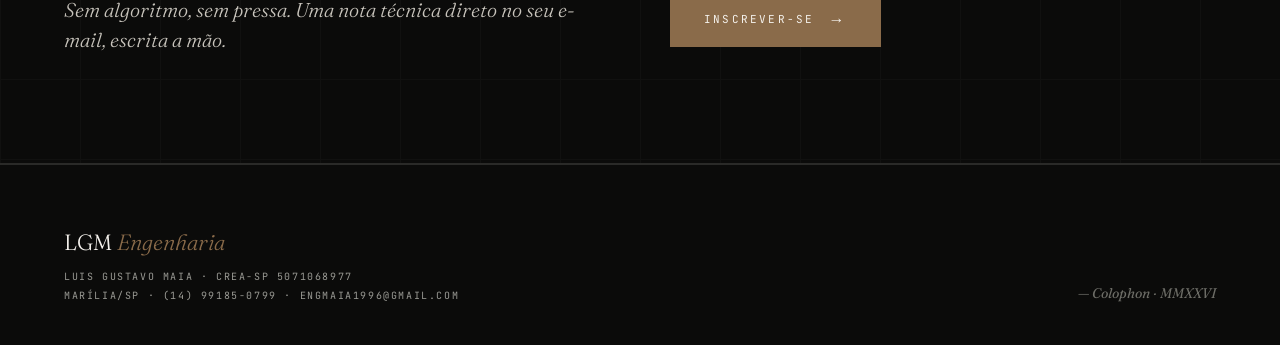
<file: blog.html>
<!DOCTYPE html>
<html lang="pt-BR">
<head>
<meta charset="UTF-8">
<meta name="viewport" content="width=device-width, initial-scale=1.0">
<title>§05 · Notas & ensaios — LGM Engenharia</title>
<meta name="description" content="Notas técnicas, ensaios e reflexões sobre engenharia, arquitetura e construção — por Luis Gustavo Maia.">
<link rel="preconnect" href="https://fonts.googleapis.com">
<link rel="preconnect" href="https://fonts.gstatic.com" crossorigin>
<link href="https://fonts.googleapis.com/css2?family=Fraunces:ital,opsz,wght@0,9..144,300;0,9..144,400;1,9..144,300;1,9..144,400&family=Inter:wght@300;400;500;600&family=JetBrains+Mono:wght@400;500&display=swap" rel="stylesheet">
<style>
*{margin:0;padding:0;box-sizing:border-box}
:root{
  --ink:#0B0B0A; --ink2:#2A2A28; --ink3:#6C6C66;
  --paper:#F4F1EC; --paper2:#E8E4DC; --terra:#8A6B4A;
  --D:'Fraunces','Gill Sans MT','Century Gothic',Georgia,serif;
  --S:'Gill Sans MT','Gill Sans','Century Gothic',Calibri,sans-serif;
  --B:'Inter','Segoe UI',system-ui,-apple-system,Arial,sans-serif;
  --M:'JetBrains Mono','Menlo','Consolas',monospace;
  --max:1480px; --pad:clamp(24px,5vw,80px);
}
html{scroll-behavior:smooth}
body{background:var(--paper);color:var(--ink);font-family:var(--B);font-size:15px;line-height:1.55;-webkit-font-smoothing:antialiased;overflow-x:hidden}
a{color:inherit;text-decoration:none}
.wrap{max-width:var(--max);margin:0 auto;padding:0 var(--pad)}

.masthead{border-bottom:1px solid var(--ink);background:var(--paper);position:sticky;top:0;z-index:50}
.mast-rail{display:flex;justify-content:space-between;align-items:center;padding:10px var(--pad);font-family:var(--M);font-size:10px;letter-spacing:.16em;text-transform:uppercase;color:var(--ink2);border-bottom:1px solid var(--ink2);max-width:var(--max);margin:0 auto}
.mast-rail .sep{opacity:.4;margin:0 10px}
.mast-main{display:flex;justify-content:space-between;align-items:center;padding:18px var(--pad);max-width:var(--max);margin:0 auto;gap:40px}
.mast-logo{font-family:var(--D);font-weight:300;font-size:26px;letter-spacing:-.01em;line-height:1}
.mast-logo em{font-style:italic;color:var(--terra);font-weight:300}
.mast-nav{display:flex;gap:28px;font-family:var(--M);font-size:11px;letter-spacing:.14em;text-transform:uppercase;color:var(--ink2)}
.mast-nav a{position:relative;padding:4px 0;transition:color .3s}
.mast-nav a:hover,.mast-nav a.active{color:var(--ink)}
.mast-nav a.active::after{content:'';position:absolute;bottom:-2px;left:0;right:0;height:1px;background:var(--terra)}
@media(max-width:860px){.mast-nav{display:none}.mast-rail .hide-sm{display:none}}

.hero{position:relative;padding:clamp(60px,12vh,140px) 0 clamp(80px,15vh,180px);background:var(--ink);color:var(--paper);overflow:hidden;border-bottom:1px solid var(--ink2)}
.hero::before{content:'';position:absolute;inset:0;background-image:linear-gradient(var(--ink2) 1px,transparent 1px),linear-gradient(90deg,var(--ink2) 1px,transparent 1px);background-size:80px 80px;opacity:.25;pointer-events:none}
.hero-inner{position:relative;max-width:var(--max);margin:0 auto;padding:0 var(--pad)}
.hero-top{display:flex;justify-content:space-between;font-family:var(--M);font-size:10px;letter-spacing:.18em;text-transform:uppercase;color:#9A9A94;margin-bottom:80px}
.hero-top .tag{border:1px solid #3A3A37;padding:6px 12px;border-radius:2px}
.hero-display{font-family:var(--S);font-weight:200;font-size:clamp(72px,14vw,220px);line-height:.88;letter-spacing:-.035em;color:var(--paper)}
.hero-display em{font-family:var(--D);font-style:italic;font-weight:300;color:var(--terra)}
.hero-lede{margin-top:48px;max-width:700px;font-family:var(--D);font-weight:300;font-style:italic;font-size:clamp(20px,2.2vw,28px);line-height:1.4;color:#C8C4BC}
.hero-inner::after{content:'';position:absolute;inset:clamp(20px,5vh,60px) var(--pad);pointer-events:none;
  background:
    linear-gradient(var(--terra),var(--terra)) left top/18px 1px no-repeat,
    linear-gradient(var(--terra),var(--terra)) left top/1px 18px no-repeat,
    linear-gradient(var(--terra),var(--terra)) right top/18px 1px no-repeat,
    linear-gradient(var(--terra),var(--terra)) right top/1px 18px no-repeat,
    linear-gradient(var(--terra),var(--terra)) left bottom/18px 1px no-repeat,
    linear-gradient(var(--terra),var(--terra)) left bottom/1px 18px no-repeat,
    linear-gradient(var(--terra),var(--terra)) right bottom/18px 1px no-repeat,
    linear-gradient(var(--terra),var(--terra)) right bottom/1px 18px no-repeat}

.sec{padding:clamp(80px,12vh,160px) 0;border-bottom:1px solid var(--paper2)}
.sec-head{display:grid;grid-template-columns:140px 1fr;gap:40px;margin-bottom:80px;align-items:start}
@media(max-width:860px){.sec-head{grid-template-columns:1fr;gap:16px}}
.sec-num{font-family:var(--M);font-size:11px;letter-spacing:.18em;text-transform:uppercase;color:var(--terra);padding-top:12px}
.sec-title{font-family:var(--S);font-weight:200;font-size:clamp(40px,6vw,76px);line-height:.98;letter-spacing:-.02em}
.sec-title em{font-family:var(--D);font-style:italic;font-weight:300;color:var(--terra)}
.sec-sub{margin-top:20px;font-family:var(--D);font-weight:300;font-style:italic;font-size:clamp(17px,2vw,22px);line-height:1.45;color:var(--ink2);max-width:700px}

/* FEATURED */
.feat{display:grid;grid-template-columns:1fr 1.2fr;gap:clamp(40px,6vw,100px);padding-bottom:80px;border-bottom:1px solid var(--paper2);margin-bottom:80px}
@media(max-width:1000px){.feat{grid-template-columns:1fr}}
.feat-left{display:flex;flex-direction:column;justify-content:space-between;gap:40px}
.feat-kicker{font-family:var(--M);font-size:10px;letter-spacing:.22em;text-transform:uppercase;color:var(--terra)}
.feat-title{font-family:var(--D);font-weight:300;font-size:clamp(32px,4vw,56px);line-height:1.05;letter-spacing:-.01em;margin-top:30px}
.feat-title em{font-style:italic;color:var(--terra)}
.feat-excerpt{font-family:var(--D);font-weight:300;font-style:italic;font-size:clamp(17px,1.6vw,20px);line-height:1.5;color:var(--ink2);margin-top:30px}
.feat-meta{font-family:var(--M);font-size:10px;letter-spacing:.18em;text-transform:uppercase;color:var(--ink3);margin-top:40px;display:flex;gap:20px}
.feat-meta .dot{color:var(--terra)}
.feat-img{aspect-ratio:4/5;background:linear-gradient(135deg,var(--ink) 0%,var(--ink2) 100%);position:relative;overflow:hidden;display:flex;align-items:flex-end;padding:30px}
.feat-img::before{content:'';position:absolute;inset:0;background-image:linear-gradient(var(--terra) 1px,transparent 1px),linear-gradient(90deg,var(--terra) 1px,transparent 1px);background-size:60px 60px;opacity:.12}
.feat-img-num{font-family:var(--D);font-weight:300;font-style:italic;font-size:clamp(72px,10vw,140px);line-height:.85;color:var(--paper);position:relative}
.feat-img-num span{color:var(--terra)}

/* POSTS LIST — editorial rows */
.posts{border-top:1px solid var(--ink)}
.post-row{display:grid;grid-template-columns:80px 2fr 1fr 160px;gap:30px;padding:36px 0;border-bottom:1px solid var(--paper2);align-items:baseline;cursor:pointer;transition:padding .3s}
@media(max-width:1000px){.post-row{grid-template-columns:50px 1fr;gap:16px}.post-row .hide-md{display:none}}
.post-row:hover{padding-left:16px}
.post-num{font-family:var(--M);font-size:10px;letter-spacing:.18em;color:var(--terra)}
.post-title{font-family:var(--S);font-weight:300;font-size:clamp(22px,2.2vw,30px);line-height:1.15;letter-spacing:-.01em}
.post-title em{font-family:var(--D);font-style:italic;color:var(--terra)}
.post-tag{font-family:var(--D);font-weight:300;font-style:italic;font-size:16px;color:var(--ink3)}
.post-date{font-family:var(--M);font-size:10px;letter-spacing:.14em;text-transform:uppercase;color:var(--ink3);text-align:right}

/* NEWSLETTER — dark band */
.news{padding:clamp(80px,12vh,140px) 0;background:var(--ink);color:var(--paper);position:relative;overflow:hidden;border-bottom:1px solid var(--ink2)}
.news::before{content:'';position:absolute;inset:0;background-image:linear-gradient(var(--ink2) 1px,transparent 1px),linear-gradient(90deg,var(--ink2) 1px,transparent 1px);background-size:80px 80px;opacity:.2}
.news-grid{position:relative;display:grid;grid-template-columns:1fr 1fr;gap:60px;align-items:center}
@media(max-width:1000px){.news-grid{grid-template-columns:1fr;gap:40px}}
.news-kicker{font-family:var(--M);font-size:10px;letter-spacing:.22em;text-transform:uppercase;color:var(--terra);margin-bottom:24px}
.news-title{font-family:var(--S);font-weight:200;font-size:clamp(36px,5vw,64px);line-height:.98;letter-spacing:-.02em}
.news-title em{font-family:var(--D);font-style:italic;font-weight:300;color:var(--terra)}
.news-sub{font-family:var(--D);font-weight:300;font-style:italic;font-size:clamp(17px,1.6vw,20px);line-height:1.5;color:#C8C4BC;margin-top:24px}
.news-form{display:flex;flex-direction:column;gap:18px}
.news-form label{font-family:var(--M);font-size:10px;letter-spacing:.2em;text-transform:uppercase;color:#9A9A94}
.news-form input{background:transparent;border:none;border-bottom:1px solid #3A3A37;padding:12px 0;font-family:var(--D);font-weight:300;font-size:22px;color:var(--paper);outline:none;transition:border-color .3s}
.news-form input::placeholder{color:#6C6C66;font-style:italic}
.news-form input:focus{border-color:var(--terra)}
.news-btn{margin-top:12px;align-self:flex-start;display:inline-flex;align-items:center;gap:14px;padding:18px 34px;background:var(--terra);color:var(--paper);border:none;font-family:var(--M);font-size:11px;letter-spacing:.2em;text-transform:uppercase;cursor:pointer;transition:background .3s}
.news-btn::after{content:'→';font-family:var(--D);font-size:16px;transition:transform .3s}
.news-btn:hover{background:var(--paper);color:var(--ink)}
.news-btn:hover::after{transform:translateX(6px)}

.colophon{padding:60px var(--pad) 40px;background:var(--ink);color:#9A9A94;border-top:1px solid var(--ink2)}
.col-inner{max-width:var(--max);margin:0 auto;display:grid;grid-template-columns:1fr auto;gap:30px;align-items:end}
@media(max-width:860px){.col-inner{grid-template-columns:1fr}}
.col-logo{font-family:var(--D);font-weight:300;font-size:22px;color:var(--paper);margin-bottom:8px}
.col-logo em{font-style:italic;color:var(--terra)}
.col-meta{font-family:var(--M);font-size:10px;letter-spacing:.16em;text-transform:uppercase;line-height:1.9}
.col-rom{font-family:var(--D);font-style:italic;font-size:14px;color:var(--ink3);text-align:right}
@media(max-width:860px){.col-rom{text-align:left}}

.wa-float{position:fixed;bottom:28px;right:28px;width:56px;height:56px;background:var(--ink);color:var(--paper);border-radius:50%;display:flex;align-items:center;justify-content:center;font-family:var(--M);font-size:18px;z-index:90;border:1px solid var(--paper);transition:background .3s,transform .3s}
.wa-float:hover{background:var(--terra);transform:scale(1.08)}

.reveal{opacity:0;transform:translateY(24px);transition:opacity .9s cubic-bezier(.22,1,.36,1),transform .9s cubic-bezier(.22,1,.36,1)}
.reveal.in{opacity:1;transform:none}
.d1{transition-delay:.06s}.d2{transition-delay:.12s}.d3{transition-delay:.18s}.d4{transition-delay:.24s}.d5{transition-delay:.3s}.d6{transition-delay:.36s}
</style>
</head>
<body>

<header class="masthead">
  <div class="mast-rail">
    <div><span>Nº 05 · MMXXVI</span><span class="sep">·</span><span class="hide-sm">22°12′S 49°56′W · MARÍLIA/SP</span></div>
    <div><span class="hide-sm">CREA-SP 5071068977</span><span class="sep hide-sm">·</span><span>§05 · NOTAS</span></div>
  </div>
  <div class="mast-main">
    <a href="index.html" class="mast-logo">LGM <em>Engenharia</em></a>
    <nav class="mast-nav">
      <a href="index.html">§00</a>
      <a href="sobre.html">§01</a>
      <a href="servicos.html">§02</a>
      <a href="steelframe.html">§03</a>
      <a href="projetos.html">§04</a>
      <a href="blog.html" class="active">§05</a>
      <a href="orcamento.html">§06</a>
    </nav>
  </div>
</header>

<section class="hero">
  <div class="hero-inner">
    <div class="hero-top">
      <div class="tag">Fig. 05 · Notas & ensaios</div>
      <div>Início › §05</div>
    </div>
    <h1 class="hero-display">Notas<br><em>&amp; ensaios.</em></h1>
    <p class="hero-lede">— Pequenos textos técnicos sobre engenharia, canteiro e decisão de projeto. Publicados sem pressa, escritos com cuidado.</p>
  </div>
</section>

<section class="sec">
  <div class="wrap">
    <div class="sec-head">
      <div class="sec-num reveal">§05.1 · Destaque</div>
      <div>
        <h2 class="sec-title reveal d1">Última <em>edição.</em></h2>
        <p class="sec-sub reveal d2">Texto mais recente — publicado esta semana.</p>
      </div>
    </div>

    <div class="feat">
      <div class="feat-left reveal d1">
        <div>
          <div class="feat-kicker">Ensaio · Nº 07</div>
          <h3 class="feat-title">Steel frame não é <em>gambiarra:</em> é engenharia industrializada.</h3>
          <p class="feat-excerpt">— Por que o sistema ainda carrega preconceito no interior paulista, e o que a norma ABNT tem a dizer sobre isso.</p>
        </div>
        <div class="feat-meta">
          <span>18 · abr · 2026</span><span class="dot">·</span><span>12 min de leitura</span>
        </div>
      </div>
      <div class="feat-img reveal d2">
        <div class="feat-img-num">Nº<span>07</span></div>
      </div>
    </div>

    <div class="posts">
      <a href="#" class="post-row reveal d1" onclick="return false;">
        <div class="post-num">06</div>
        <div class="post-title">Fundação <em>radier:</em> quando faz sentido.</div>
        <div class="post-tag hide-md">— Estrutural</div>
        <div class="post-date hide-md">04 · abr · 2026</div>
      </a>
      <a href="#" class="post-row reveal d2" onclick="return false;">
        <div class="post-num">05</div>
        <div class="post-title">O que <em>o cliente</em> nunca pergunta (mas deveria).</div>
        <div class="post-tag hide-md">— Processo</div>
        <div class="post-date hide-md">21 · mar · 2026</div>
      </a>
      <a href="#" class="post-row reveal d3" onclick="return false;">
        <div class="post-num">04</div>
        <div class="post-title">Conforto térmico no <em>interior paulista.</em></div>
        <div class="post-tag hide-md">— Projeto</div>
        <div class="post-date hide-md">07 · mar · 2026</div>
      </a>
      <a href="#" class="post-row reveal d4" onclick="return false;">
        <div class="post-num">03</div>
        <div class="post-title">Por que cálculo <em>estrutural</em> não é luxo.</div>
        <div class="post-tag hide-md">— Estrutural</div>
        <div class="post-date hide-md">22 · fev · 2026</div>
      </a>
      <a href="#" class="post-row reveal d5" onclick="return false;">
        <div class="post-num">02</div>
        <div class="post-title">Cronograma que <em>se cumpre:</em> anatomia de uma obra.</div>
        <div class="post-tag hide-md">— Gestão</div>
        <div class="post-date hide-md">08 · fev · 2026</div>
      </a>
      <a href="#" class="post-row reveal d6" onclick="return false;">
        <div class="post-num">01</div>
        <div class="post-title">Manifesto: <em>engenharia lenta.</em></div>
        <div class="post-tag hide-md">— Ensaio</div>
        <div class="post-date hide-md">18 · jan · 2026</div>
      </a>
    </div>
  </div>
</section>

<section class="news">
  <div class="wrap">
    <div class="news-grid">
      <div>
        <div class="news-kicker reveal">§05.2 · Newsletter</div>
        <h2 class="news-title reveal d1">Uma carta <em>por mês.</em></h2>
        <p class="news-sub reveal d2">Sem algoritmo, sem pressa. Uma nota técnica direto no seu e-mail, escrita a mão.</p>
      </div>
      <form class="news-form reveal d2" onsubmit="return inscrever(event)">
        <label>I · E-mail</label>
        <input type="email" name="email" required placeholder="seu@email.com">
        <button type="submit" class="news-btn">Inscrever-se</button>
      </form>
    </div>
  </div>
</section>

<footer class="colophon">
  <div class="col-inner">
    <div>
      <div class="col-logo">LGM <em>Engenharia</em></div>
      <div class="col-meta">
        Luis Gustavo Maia · CREA-SP 5071068977<br>
        Marília/SP · (14) 99185-0799 · engmaia1996@gmail.com
      </div>
    </div>
    <div class="col-rom">— Colophon · MMXXVI</div>
  </div>
</footer>

<a href="https://wa.me/5514991850799" target="_blank" class="wa-float" aria-label="WhatsApp">✉</a>

<script>
  const io = new IntersectionObserver((e)=>{e.forEach(x=>{if(x.isIntersecting){x.target.classList.add('in');io.unobserve(x.target)}})},{threshold:.12});
  document.querySelectorAll('.reveal').forEach(el=>io.observe(el));

  function inscrever(ev){
    ev.preventDefault();
    const email = ev.target.email.value;
    const msg = `Olá, quero me inscrever na newsletter da LGM. E-mail: ${email}`;
    window.open(`https://wa.me/5514991850799?text=${encodeURIComponent(msg)}`,'_blank');
    return false;
  }
</script>
</body>
</html>
</file>
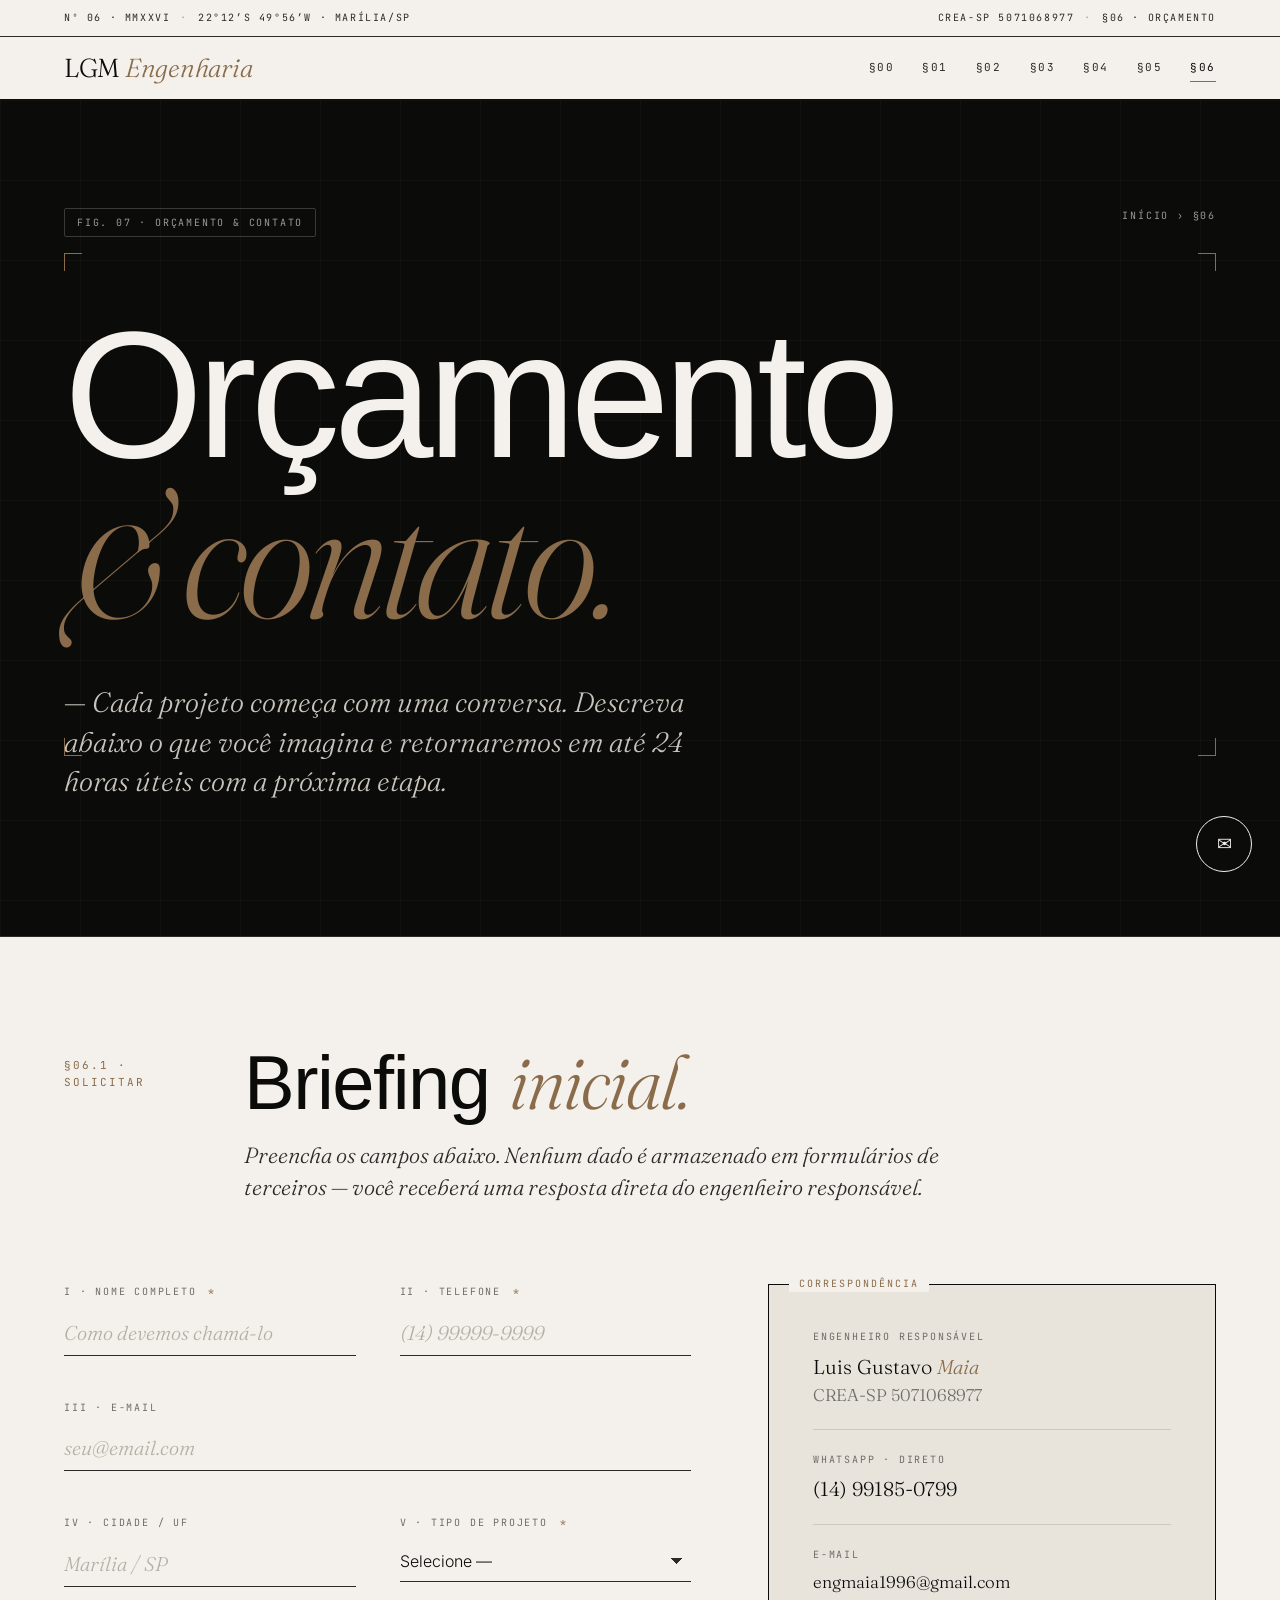
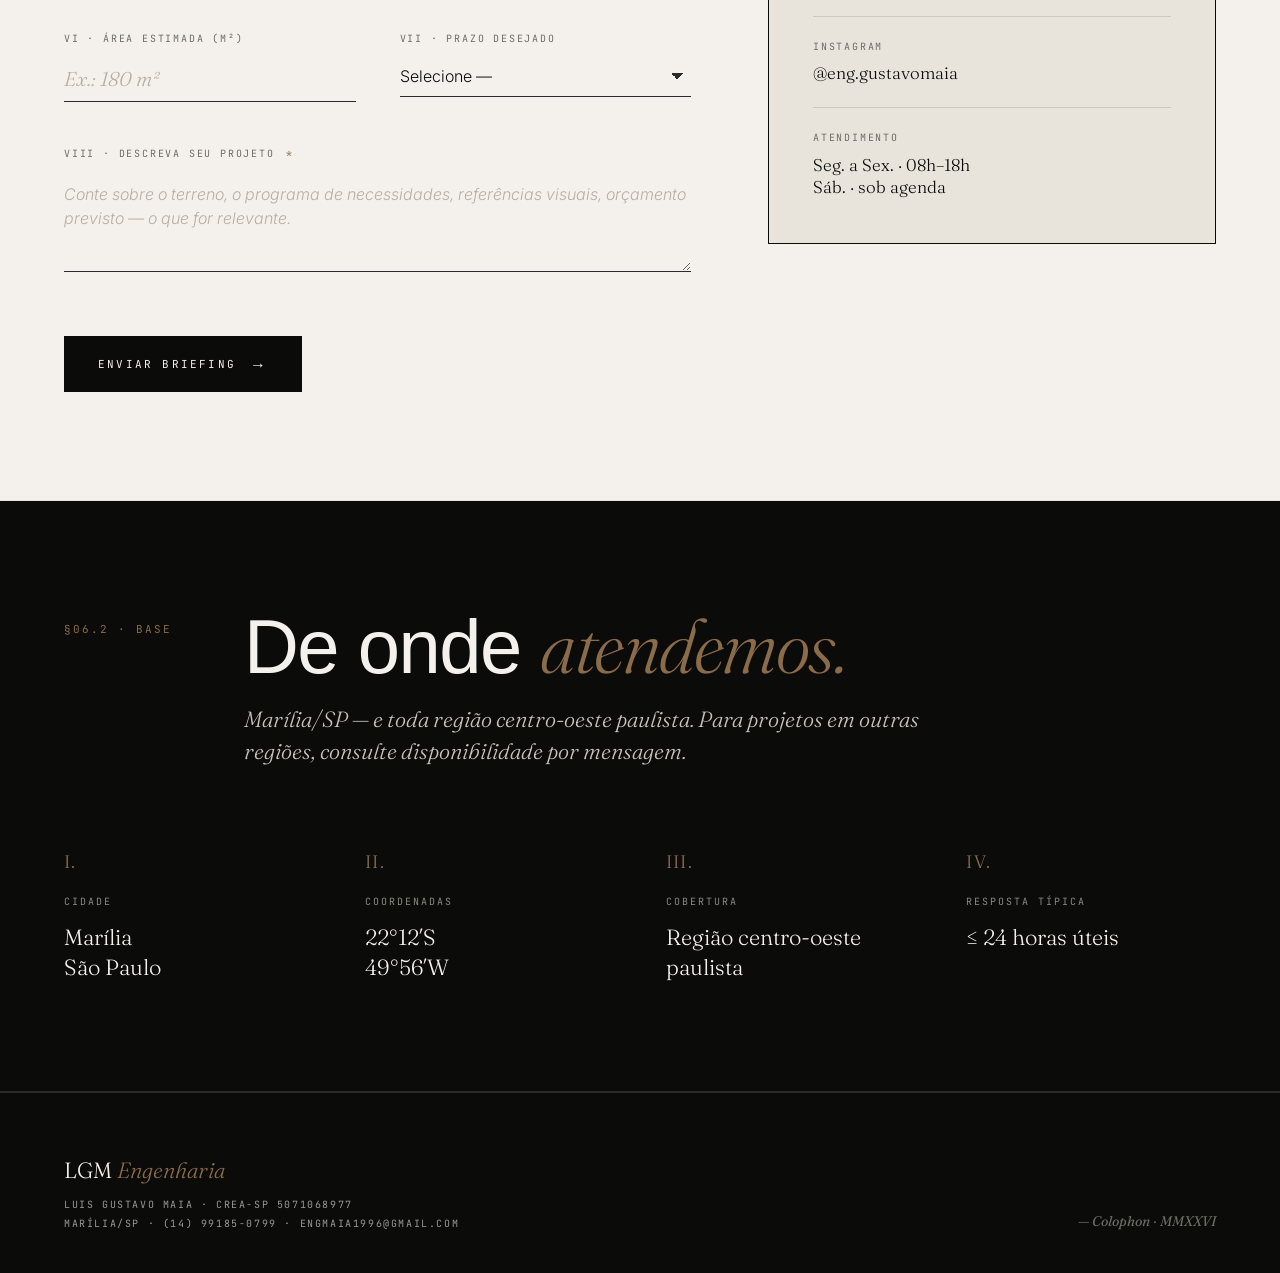
<file: orcamento.html>
<!DOCTYPE html>
<html lang="pt-BR">
<head>
<meta charset="UTF-8">
<meta name="viewport" content="width=device-width, initial-scale=1.0">
<title>§06 · Orçamento & contato — LGM Engenharia</title>
<meta name="description" content="Solicite orçamento para projetos de engenharia civil em Marília/SP. Atendimento direto com o engenheiro Luis Gustavo Maia, CREA-SP 5071068977.">
<link rel="preconnect" href="https://fonts.googleapis.com">
<link rel="preconnect" href="https://fonts.gstatic.com" crossorigin>
<link href="https://fonts.googleapis.com/css2?family=Fraunces:ital,opsz,wght@0,9..144,300;0,9..144,400;1,9..144,300;1,9..144,400&family=Inter:wght@300;400;500;600&family=JetBrains+Mono:wght@400;500&display=swap" rel="stylesheet">
<style>
*{margin:0;padding:0;box-sizing:border-box}
:root{
  --ink:#0B0B0A; --ink2:#2A2A28; --ink3:#6C6C66;
  --paper:#F4F1EC; --paper2:#E8E4DC; --terra:#8A6B4A;
  --D:'Fraunces','Gill Sans MT','Century Gothic',Georgia,serif;
  --S:'Gill Sans MT','Gill Sans','Century Gothic',Calibri,sans-serif;
  --B:'Inter','Segoe UI',system-ui,-apple-system,Arial,sans-serif;
  --M:'JetBrains Mono','Menlo','Consolas',monospace;
  --max:1480px; --pad:clamp(24px,5vw,80px);
}
html{scroll-behavior:smooth}
body{background:var(--paper);color:var(--ink);font-family:var(--B);font-size:15px;line-height:1.55;-webkit-font-smoothing:antialiased;overflow-x:hidden}
a{color:inherit;text-decoration:none}
.wrap{max-width:var(--max);margin:0 auto;padding:0 var(--pad)}

/* MASTHEAD */
.masthead{border-bottom:1px solid var(--ink);background:var(--paper);position:sticky;top:0;z-index:50}
.mast-rail{display:flex;justify-content:space-between;align-items:center;padding:10px var(--pad);font-family:var(--M);font-size:10px;letter-spacing:.16em;text-transform:uppercase;color:var(--ink2);border-bottom:1px solid var(--ink2);max-width:var(--max);margin:0 auto}
.mast-rail .sep{opacity:.4;margin:0 10px}
.mast-main{display:flex;justify-content:space-between;align-items:center;padding:18px var(--pad);max-width:var(--max);margin:0 auto;gap:40px}
.mast-logo{font-family:var(--D);font-weight:300;font-size:26px;letter-spacing:-.01em;line-height:1}
.mast-logo em{font-style:italic;color:var(--terra);font-weight:300}
.mast-nav{display:flex;gap:28px;font-family:var(--M);font-size:11px;letter-spacing:.14em;text-transform:uppercase;color:var(--ink2)}
.mast-nav a{position:relative;padding:4px 0;transition:color .3s}
.mast-nav a:hover,.mast-nav a.active{color:var(--ink)}
.mast-nav a.active::after{content:'';position:absolute;bottom:-2px;left:0;right:0;height:1px;background:var(--terra)}
@media(max-width:860px){.mast-nav{display:none}.mast-rail .hide-sm{display:none}}

/* HERO */
.hero{position:relative;padding:clamp(60px,12vh,140px) 0 clamp(80px,15vh,180px);background:var(--ink);color:var(--paper);overflow:hidden;border-bottom:1px solid var(--ink2)}
.hero::before{content:'';position:absolute;inset:0;background-image:linear-gradient(var(--ink2) 1px,transparent 1px),linear-gradient(90deg,var(--ink2) 1px,transparent 1px);background-size:80px 80px;opacity:.25;pointer-events:none}
.hero-inner{position:relative;max-width:var(--max);margin:0 auto;padding:0 var(--pad)}
.hero-top{display:flex;justify-content:space-between;font-family:var(--M);font-size:10px;letter-spacing:.18em;text-transform:uppercase;color:#9A9A94;margin-bottom:80px}
.hero-top .tag{border:1px solid #3A3A37;padding:6px 12px;border-radius:2px}
.hero-display{font-family:var(--S);font-weight:200;font-size:clamp(72px,14vw,220px);line-height:.88;letter-spacing:-.035em;color:var(--paper)}
.hero-display em{font-family:var(--D);font-style:italic;font-weight:300;color:var(--terra)}
.hero-lede{margin-top:48px;max-width:640px;font-family:var(--D);font-weight:300;font-style:italic;font-size:clamp(20px,2.2vw,28px);line-height:1.4;color:#C8C4BC}
/* corner marks */
.hero-inner::after{content:'';position:absolute;inset:clamp(20px,5vh,60px) var(--pad);pointer-events:none;
  background:
    linear-gradient(var(--terra),var(--terra)) left top/18px 1px no-repeat,
    linear-gradient(var(--terra),var(--terra)) left top/1px 18px no-repeat,
    linear-gradient(var(--terra),var(--terra)) right top/18px 1px no-repeat,
    linear-gradient(var(--terra),var(--terra)) right top/1px 18px no-repeat,
    linear-gradient(var(--terra),var(--terra)) left bottom/18px 1px no-repeat,
    linear-gradient(var(--terra),var(--terra)) left bottom/1px 18px no-repeat,
    linear-gradient(var(--terra),var(--terra)) right bottom/18px 1px no-repeat,
    linear-gradient(var(--terra),var(--terra)) right bottom/1px 18px no-repeat}

/* SECTION BASE */
.sec{padding:clamp(80px,12vh,160px) 0;border-bottom:1px solid var(--paper2)}
.sec.dark{background:var(--ink);color:var(--paper);border-bottom-color:var(--ink2)}
.sec-head{display:grid;grid-template-columns:140px 1fr;gap:40px;margin-bottom:80px;align-items:start}
@media(max-width:860px){.sec-head{grid-template-columns:1fr;gap:16px}}
.sec-num{font-family:var(--M);font-size:11px;letter-spacing:.18em;text-transform:uppercase;color:var(--terra);padding-top:12px}
.sec-title{font-family:var(--S);font-weight:200;font-size:clamp(40px,6vw,76px);line-height:.98;letter-spacing:-.02em}
.sec-title em{font-family:var(--D);font-style:italic;font-weight:300;color:var(--terra)}
.sec-sub{margin-top:20px;font-family:var(--D);font-weight:300;font-style:italic;font-size:clamp(17px,2vw,22px);line-height:1.45;color:var(--ink2);max-width:700px}
.sec.dark .sec-sub{color:#C8C4BC}

/* FORM */
.form-grid{display:grid;grid-template-columns:1.4fr 1fr;gap:clamp(40px,6vw,100px);align-items:start}
@media(max-width:1000px){.form-grid{grid-template-columns:1fr}}
form{display:flex;flex-direction:column;gap:44px}
.field{position:relative;display:flex;flex-direction:column;gap:10px}
.field label{font-family:var(--M);font-size:10px;letter-spacing:.18em;text-transform:uppercase;color:var(--ink3)}
.field label .req{color:var(--terra);margin-left:4px}
.field input,.field select,.field textarea{
  background:transparent;border:none;border-bottom:1px solid var(--ink2);
  padding:10px 0;font-family:var(--D);font-weight:300;font-size:20px;color:var(--ink);
  outline:none;transition:border-color .3s,padding .3s;width:100%
}
.field textarea{min-height:100px;resize:vertical;font-family:var(--B);font-size:16px;line-height:1.55}
.field select{font-family:var(--B);font-size:16px;appearance:none;background-image:linear-gradient(45deg,transparent 50%,var(--ink2) 50%),linear-gradient(135deg,var(--ink2) 50%,transparent 50%);background-position:calc(100% - 14px) center,calc(100% - 8px) center;background-size:6px 6px,6px 6px;background-repeat:no-repeat;padding-right:28px}
.field input:focus,.field select:focus,.field textarea:focus{border-bottom-color:var(--terra);border-bottom-width:2px;padding-bottom:9px}
.field input::placeholder,.field textarea::placeholder{color:#B4AFA5;font-style:italic}
.row2{display:grid;grid-template-columns:1fr 1fr;gap:44px}
@media(max-width:560px){.row2{grid-template-columns:1fr}}

.submit{align-self:flex-start;margin-top:20px;display:inline-flex;align-items:center;gap:14px;padding:18px 34px;background:var(--ink);color:var(--paper);border:none;font-family:var(--M);font-size:11px;letter-spacing:.2em;text-transform:uppercase;cursor:pointer;position:relative;overflow:hidden;transition:background .3s}
.submit::after{content:'→';font-family:var(--D);font-size:16px;transition:transform .3s}
.submit:hover{background:var(--terra)}
.submit:hover::after{transform:translateX(6px)}

/* CORRESPONDENCE PANEL */
.corr{border:1px solid var(--ink);padding:clamp(28px,4vw,44px);background:var(--paper2);position:relative}
.corr::before{content:'CORRESPONDÊNCIA';position:absolute;top:-9px;left:20px;background:var(--paper);padding:0 10px;font-family:var(--M);font-size:10px;letter-spacing:.2em;color:var(--terra)}
.corr-item{padding:22px 0;border-bottom:1px solid rgba(11,11,10,.12)}
.corr-item:last-child{border-bottom:none;padding-bottom:0}
.corr-item:first-child{padding-top:0}
.corr-key{font-family:var(--M);font-size:10px;letter-spacing:.18em;text-transform:uppercase;color:var(--ink3);margin-bottom:8px}
.corr-val{font-family:var(--D);font-weight:300;font-size:20px;line-height:1.35;color:var(--ink)}
.corr-val.small{font-size:17px}
.corr-val a{transition:color .3s}
.corr-val a:hover{color:var(--terra)}

/* ADDRESS (dark) */
.addr-grid{display:grid;grid-template-columns:repeat(4,1fr);gap:clamp(30px,4vw,60px)}
@media(max-width:1000px){.addr-grid{grid-template-columns:repeat(2,1fr)}}
@media(max-width:560px){.addr-grid{grid-template-columns:1fr}}
.addr-roman{font-family:var(--D);font-weight:300;font-size:18px;color:var(--terra);margin-bottom:18px;letter-spacing:.08em}
.addr-label{font-family:var(--M);font-size:10px;letter-spacing:.2em;text-transform:uppercase;color:#8A8A82;margin-bottom:14px}
.addr-val{font-family:var(--D);font-weight:300;font-size:22px;line-height:1.35;color:var(--paper)}
.addr-val a{transition:color .3s}
.addr-val a:hover{color:var(--terra)}

/* COLOPHON */
.colophon{padding:60px var(--pad) 40px;background:var(--ink);color:#9A9A94;border-top:1px solid var(--ink2)}
.col-inner{max-width:var(--max);margin:0 auto;display:grid;grid-template-columns:1fr auto;gap:30px;align-items:end}
@media(max-width:860px){.col-inner{grid-template-columns:1fr}}
.col-logo{font-family:var(--D);font-weight:300;font-size:22px;color:var(--paper);margin-bottom:8px}
.col-logo em{font-style:italic;color:var(--terra)}
.col-meta{font-family:var(--M);font-size:10px;letter-spacing:.16em;text-transform:uppercase;line-height:1.9}
.col-rom{font-family:var(--D);font-style:italic;font-size:14px;color:var(--ink3);text-align:right}
@media(max-width:860px){.col-rom{text-align:left}}

/* WA FLOAT */
.wa-float{position:fixed;bottom:28px;right:28px;width:56px;height:56px;background:var(--ink);color:var(--paper);border-radius:50%;display:flex;align-items:center;justify-content:center;font-family:var(--M);font-size:18px;z-index:90;border:1px solid var(--paper);transition:background .3s,transform .3s}
.wa-float:hover{background:var(--terra);transform:scale(1.08)}

/* REVEAL */
.reveal{opacity:0;transform:translateY(24px);transition:opacity .9s cubic-bezier(.22,1,.36,1),transform .9s cubic-bezier(.22,1,.36,1)}
.reveal.in{opacity:1;transform:none}
.d1{transition-delay:.06s}.d2{transition-delay:.12s}.d3{transition-delay:.18s}.d4{transition-delay:.24s}
</style>
</head>
<body>

<header class="masthead">
  <div class="mast-rail">
    <div><span>Nº 06 · MMXXVI</span><span class="sep">·</span><span class="hide-sm">22°12′S 49°56′W · MARÍLIA/SP</span></div>
    <div><span class="hide-sm">CREA-SP 5071068977</span><span class="sep hide-sm">·</span><span>§06 · ORÇAMENTO</span></div>
  </div>
  <div class="mast-main">
    <a href="index.html" class="mast-logo">LGM <em>Engenharia</em></a>
    <nav class="mast-nav">
      <a href="index.html">§00</a>
      <a href="sobre.html">§01</a>
      <a href="servicos.html">§02</a>
      <a href="steelframe.html">§03</a>
      <a href="projetos.html">§04</a>
      <a href="blog.html">§05</a>
      <a href="orcamento.html" class="active">§06</a>
    </nav>
  </div>
</header>

<!-- HERO -->
<section class="hero">
  <div class="hero-inner">
    <div class="hero-top">
      <div class="tag">Fig. 07 · Orçamento & contato</div>
      <div>Início › §06</div>
    </div>
    <h1 class="hero-display">Orçamento<br><em>&amp; contato.</em></h1>
    <p class="hero-lede">— Cada projeto começa com uma conversa. Descreva abaixo o que você imagina e retornaremos em até 24 horas úteis com a próxima etapa.</p>
  </div>
</section>

<!-- §06.1 FORMULÁRIO -->
<section class="sec">
  <div class="wrap">
    <div class="sec-head">
      <div class="sec-num reveal">§06.1 · Solicitar</div>
      <div>
        <h2 class="sec-title reveal d1">Briefing <em>inicial.</em></h2>
        <p class="sec-sub reveal d2">Preencha os campos abaixo. Nenhum dado é armazenado em formulários de terceiros — você receberá uma resposta direta do engenheiro responsável.</p>
      </div>
    </div>

    <div class="form-grid">
      <form id="briefForm" onsubmit="return enviarBrief(event)">
        <div class="row2">
          <div class="field reveal d1">
            <label>I · Nome completo <span class="req">*</span></label>
            <input type="text" name="nome" required placeholder="Como devemos chamá-lo">
          </div>
          <div class="field reveal d1">
            <label>II · Telefone <span class="req">*</span></label>
            <input type="tel" name="telefone" required placeholder="(14) 99999-9999">
          </div>
        </div>

        <div class="field reveal d2">
          <label>III · E-mail</label>
          <input type="email" name="email" placeholder="seu@email.com">
        </div>

        <div class="row2">
          <div class="field reveal d2">
            <label>IV · Cidade / UF</label>
            <input type="text" name="cidade" placeholder="Marília / SP">
          </div>
          <div class="field reveal d2">
            <label>V · Tipo de projeto <span class="req">*</span></label>
            <select name="tipo" required>
              <option value="">Selecione —</option>
              <option>Projeto arquitetônico</option>
              <option>Projeto estrutural</option>
              <option>Light Steel Frame</option>
              <option>Reforma / ampliação</option>
              <option>Consultoria técnica</option>
              <option>Laudo / vistoria</option>
              <option>Gerenciamento de obra</option>
              <option>Outro</option>
            </select>
          </div>
        </div>

        <div class="row2">
          <div class="field reveal d3">
            <label>VI · Área estimada (m²)</label>
            <input type="text" name="area" placeholder="Ex.: 180 m²">
          </div>
          <div class="field reveal d3">
            <label>VII · Prazo desejado</label>
            <select name="prazo">
              <option value="">Selecione —</option>
              <option>Imediato (≤ 30 dias)</option>
              <option>Curto prazo (1–3 meses)</option>
              <option>Médio prazo (3–6 meses)</option>
              <option>Planejamento futuro</option>
            </select>
          </div>
        </div>

        <div class="field reveal d4">
          <label>VIII · Descreva seu projeto <span class="req">*</span></label>
          <textarea name="mensagem" required placeholder="Conte sobre o terreno, o programa de necessidades, referências visuais, orçamento previsto — o que for relevante."></textarea>
        </div>

        <button type="submit" class="submit reveal d4">Enviar briefing</button>
      </form>

      <aside class="corr reveal d2">
        <div class="corr-item">
          <div class="corr-key">Engenheiro responsável</div>
          <div class="corr-val">Luis Gustavo <em style="font-style:italic;color:var(--terra)">Maia</em></div>
          <div class="corr-val small" style="margin-top:4px;color:var(--ink3)">CREA-SP 5071068977</div>
        </div>
        <div class="corr-item">
          <div class="corr-key">WhatsApp · direto</div>
          <div class="corr-val"><a href="https://wa.me/5514991850799" target="_blank">(14) 99185-0799</a></div>
        </div>
        <div class="corr-item">
          <div class="corr-key">E-mail</div>
          <div class="corr-val small"><a href="mailto:engmaia1996@gmail.com">engmaia1996@gmail.com</a></div>
        </div>
        <div class="corr-item">
          <div class="corr-key">Instagram</div>
          <div class="corr-val small"><a href="https://instagram.com/eng.gustavomaia" target="_blank">@eng.gustavomaia</a></div>
        </div>
        <div class="corr-item">
          <div class="corr-key">Atendimento</div>
          <div class="corr-val small">Seg. a Sex. · 08h–18h<br>Sáb. · sob agenda</div>
        </div>
      </aside>
    </div>
  </div>
</section>

<!-- §06.2 ENDEREÇO -->
<section class="sec dark">
  <div class="wrap">
    <div class="sec-head">
      <div class="sec-num reveal" style="color:var(--terra)">§06.2 · Base</div>
      <div>
        <h2 class="sec-title reveal d1">De onde <em>atendemos.</em></h2>
        <p class="sec-sub reveal d2">Marília/SP — e toda região centro-oeste paulista. Para projetos em outras regiões, consulte disponibilidade por mensagem.</p>
      </div>
    </div>

    <div class="addr-grid">
      <div class="reveal d1">
        <div class="addr-roman">I.</div>
        <div class="addr-label">Cidade</div>
        <div class="addr-val">Marília<br>São Paulo</div>
      </div>
      <div class="reveal d2">
        <div class="addr-roman">II.</div>
        <div class="addr-label">Coordenadas</div>
        <div class="addr-val">22°12′S<br>49°56′W</div>
      </div>
      <div class="reveal d3">
        <div class="addr-roman">III.</div>
        <div class="addr-label">Cobertura</div>
        <div class="addr-val">Região centro-oeste paulista</div>
      </div>
      <div class="reveal d4">
        <div class="addr-roman">IV.</div>
        <div class="addr-label">Resposta típica</div>
        <div class="addr-val">≤ 24 horas úteis</div>
      </div>
    </div>
  </div>
</section>

<!-- COLOPHON -->
<footer class="colophon">
  <div class="col-inner">
    <div>
      <div class="col-logo">LGM <em>Engenharia</em></div>
      <div class="col-meta">
        Luis Gustavo Maia · CREA-SP 5071068977<br>
        Marília/SP · (14) 99185-0799 · engmaia1996@gmail.com
      </div>
    </div>
    <div class="col-rom">— Colophon · MMXXVI</div>
  </div>
</footer>

<a href="https://wa.me/5514991850799" target="_blank" class="wa-float" aria-label="WhatsApp">✉</a>

<script>
  // Scroll reveal
  const io = new IntersectionObserver((entries)=>{
    entries.forEach(e=>{ if(e.isIntersecting){ e.target.classList.add('in'); io.unobserve(e.target); } });
  },{threshold:.12});
  document.querySelectorAll('.reveal').forEach(el=>io.observe(el));

  // Form → WhatsApp
  function enviarBrief(ev){
    ev.preventDefault();
    const f = ev.target;
    const d = new FormData(f);
    const linhas = [
      '*Novo briefing — LGM Engenharia*',
      '',
      `*Nome:* ${d.get('nome')||'—'}`,
      `*Telefone:* ${d.get('telefone')||'—'}`,
      `*E-mail:* ${d.get('email')||'—'}`,
      `*Cidade:* ${d.get('cidade')||'—'}`,
      `*Tipo:* ${d.get('tipo')||'—'}`,
      `*Área:* ${d.get('area')||'—'}`,
      `*Prazo:* ${d.get('prazo')||'—'}`,
      '',
      '*Descrição:*',
      d.get('mensagem')||'—'
    ].join('\n');
    const url = `https://wa.me/5514991850799?text=${encodeURIComponent(linhas)}`;
    window.open(url,'_blank');
    return false;
  }
</script>
</body>
</html>
</file>
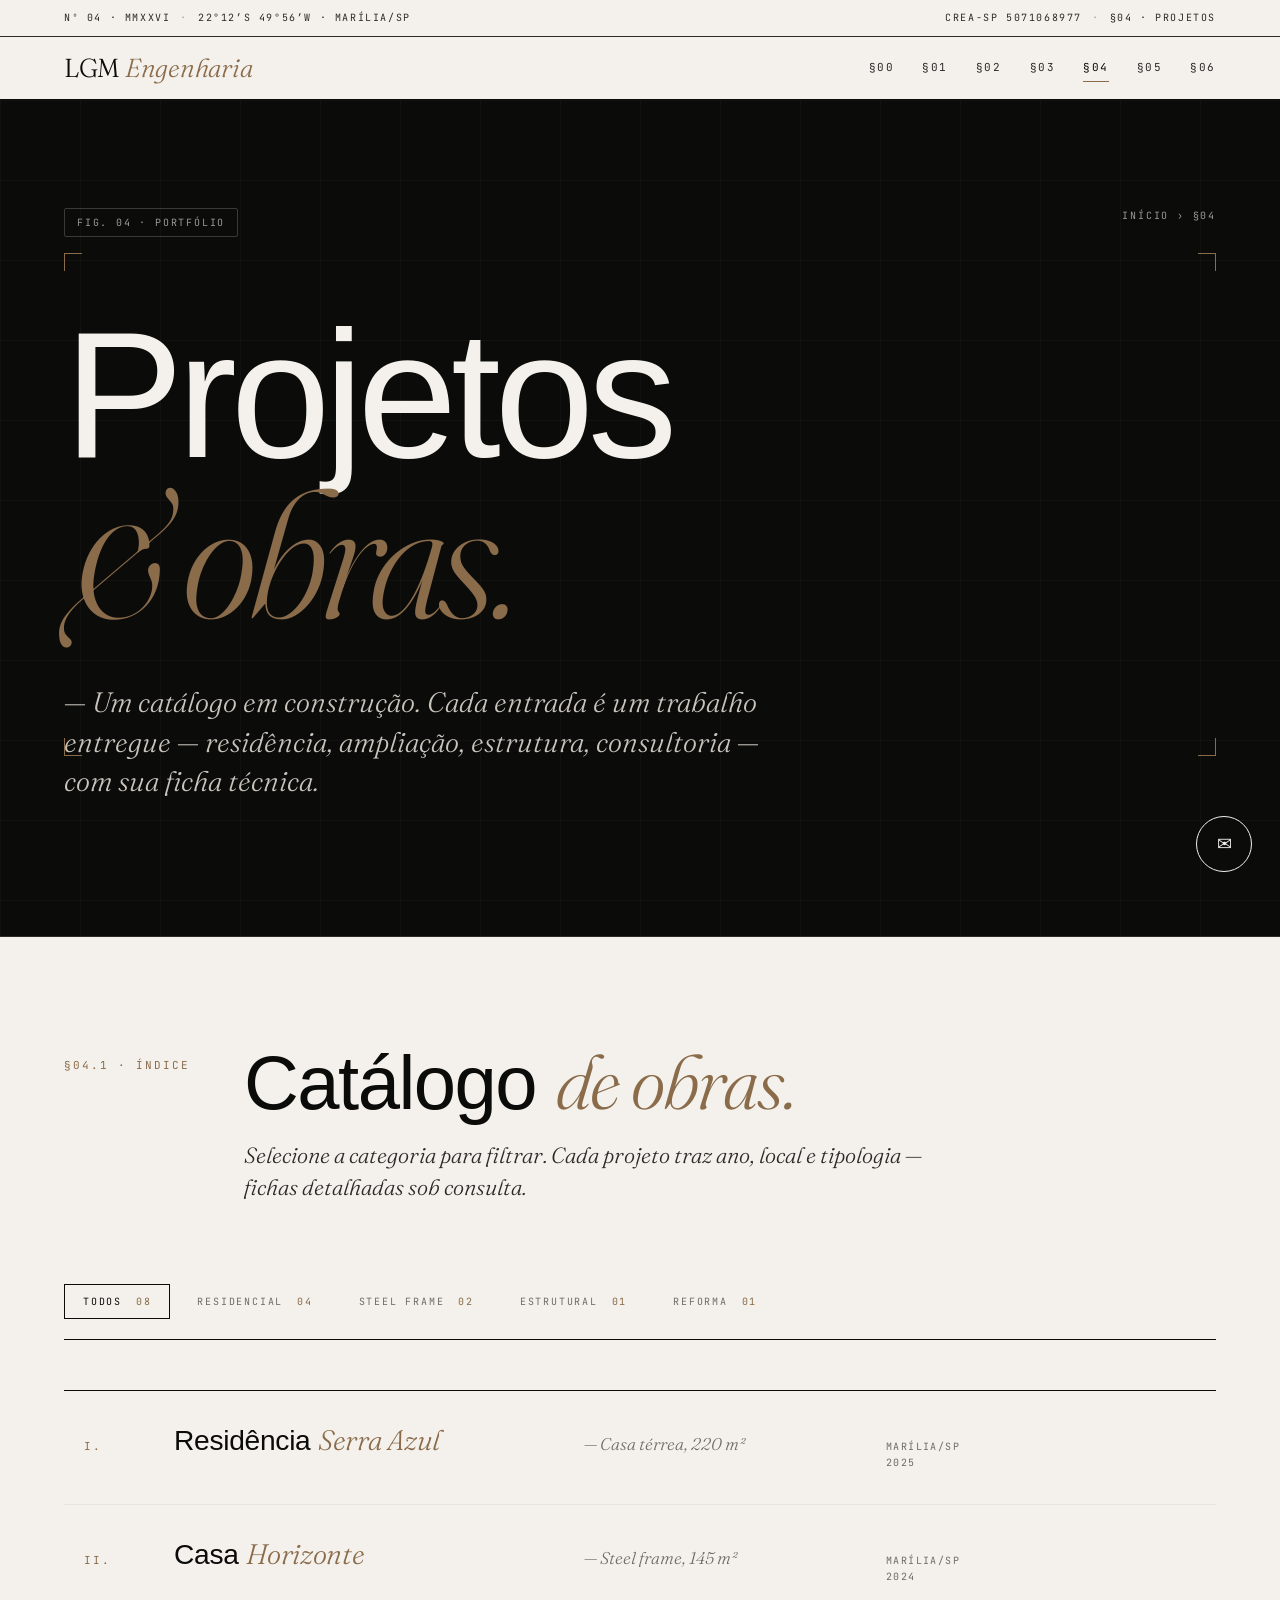
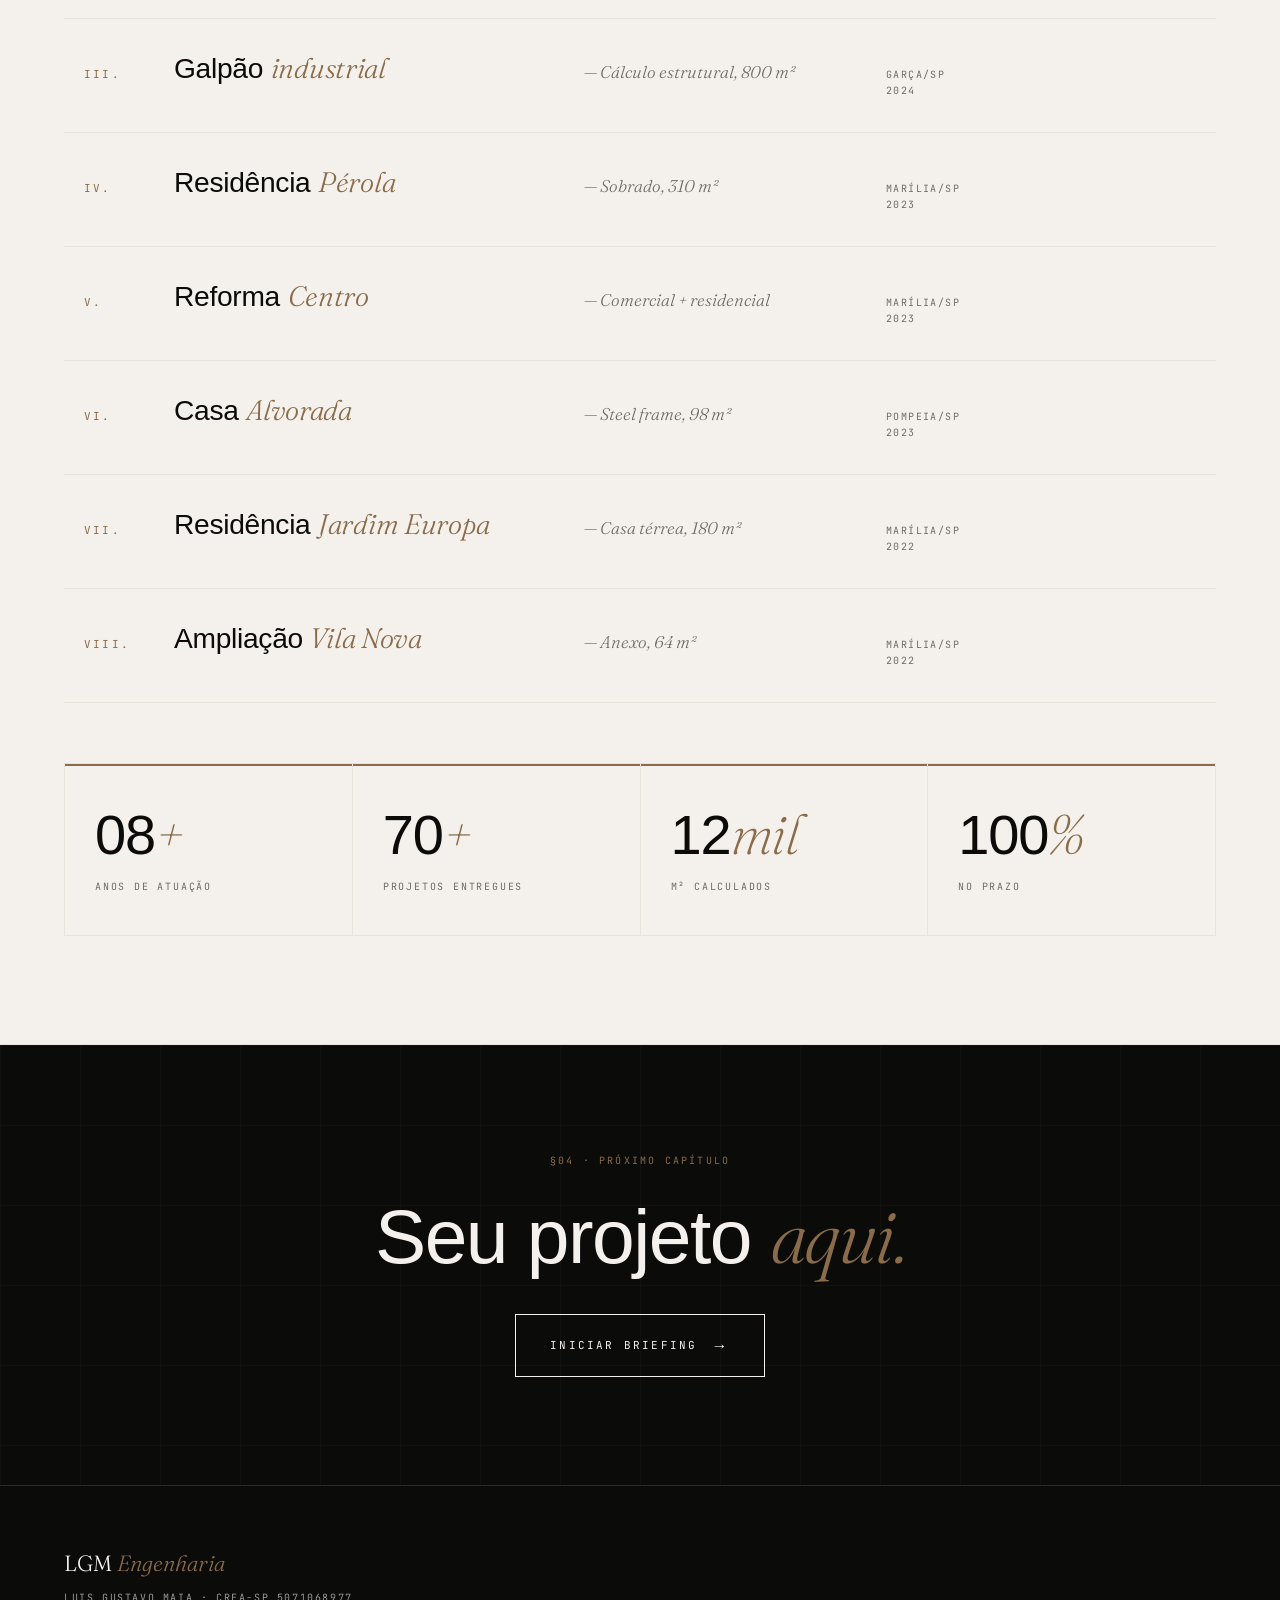
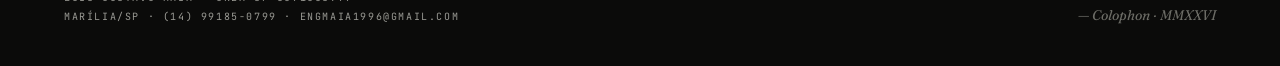
<file: projetos.html>
<!DOCTYPE html>
<html lang="pt-BR">
<head>
<meta charset="UTF-8">
<meta name="viewport" content="width=device-width, initial-scale=1.0">
<title>§04 · Projetos — LGM Engenharia</title>
<meta name="description" content="Portfólio de projetos de engenharia e arquitetura — residenciais, comerciais e estruturais em Marília/SP.">
<link rel="preconnect" href="https://fonts.googleapis.com">
<link rel="preconnect" href="https://fonts.gstatic.com" crossorigin>
<link href="https://fonts.googleapis.com/css2?family=Fraunces:ital,opsz,wght@0,9..144,300;0,9..144,400;1,9..144,300;1,9..144,400&family=Inter:wght@300;400;500;600&family=JetBrains+Mono:wght@400;500&display=swap" rel="stylesheet">
<style>
*{margin:0;padding:0;box-sizing:border-box}
:root{
  --ink:#0B0B0A; --ink2:#2A2A28; --ink3:#6C6C66;
  --paper:#F4F1EC; --paper2:#E8E4DC; --terra:#8A6B4A;
  --D:'Fraunces','Gill Sans MT','Century Gothic',Georgia,serif;
  --S:'Gill Sans MT','Gill Sans','Century Gothic',Calibri,sans-serif;
  --B:'Inter','Segoe UI',system-ui,-apple-system,Arial,sans-serif;
  --M:'JetBrains Mono','Menlo','Consolas',monospace;
  --max:1480px; --pad:clamp(24px,5vw,80px);
}
html{scroll-behavior:smooth}
body{background:var(--paper);color:var(--ink);font-family:var(--B);font-size:15px;line-height:1.55;-webkit-font-smoothing:antialiased;overflow-x:hidden}
a{color:inherit;text-decoration:none}
.wrap{max-width:var(--max);margin:0 auto;padding:0 var(--pad)}

.masthead{border-bottom:1px solid var(--ink);background:var(--paper);position:sticky;top:0;z-index:50}
.mast-rail{display:flex;justify-content:space-between;align-items:center;padding:10px var(--pad);font-family:var(--M);font-size:10px;letter-spacing:.16em;text-transform:uppercase;color:var(--ink2);border-bottom:1px solid var(--ink2);max-width:var(--max);margin:0 auto}
.mast-rail .sep{opacity:.4;margin:0 10px}
.mast-main{display:flex;justify-content:space-between;align-items:center;padding:18px var(--pad);max-width:var(--max);margin:0 auto;gap:40px}
.mast-logo{font-family:var(--D);font-weight:300;font-size:26px;letter-spacing:-.01em;line-height:1}
.mast-logo em{font-style:italic;color:var(--terra);font-weight:300}
.mast-nav{display:flex;gap:28px;font-family:var(--M);font-size:11px;letter-spacing:.14em;text-transform:uppercase;color:var(--ink2)}
.mast-nav a{position:relative;padding:4px 0;transition:color .3s}
.mast-nav a:hover,.mast-nav a.active{color:var(--ink)}
.mast-nav a.active::after{content:'';position:absolute;bottom:-2px;left:0;right:0;height:1px;background:var(--terra)}
@media(max-width:860px){.mast-nav{display:none}.mast-rail .hide-sm{display:none}}

.hero{position:relative;padding:clamp(60px,12vh,140px) 0 clamp(80px,15vh,180px);background:var(--ink);color:var(--paper);overflow:hidden;border-bottom:1px solid var(--ink2)}
.hero::before{content:'';position:absolute;inset:0;background-image:linear-gradient(var(--ink2) 1px,transparent 1px),linear-gradient(90deg,var(--ink2) 1px,transparent 1px);background-size:80px 80px;opacity:.25;pointer-events:none}
.hero-inner{position:relative;max-width:var(--max);margin:0 auto;padding:0 var(--pad)}
.hero-top{display:flex;justify-content:space-between;font-family:var(--M);font-size:10px;letter-spacing:.18em;text-transform:uppercase;color:#9A9A94;margin-bottom:80px}
.hero-top .tag{border:1px solid #3A3A37;padding:6px 12px;border-radius:2px}
.hero-display{font-family:var(--S);font-weight:200;font-size:clamp(72px,14vw,220px);line-height:.88;letter-spacing:-.035em;color:var(--paper)}
.hero-display em{font-family:var(--D);font-style:italic;font-weight:300;color:var(--terra)}
.hero-lede{margin-top:48px;max-width:700px;font-family:var(--D);font-weight:300;font-style:italic;font-size:clamp(20px,2.2vw,28px);line-height:1.4;color:#C8C4BC}
.hero-inner::after{content:'';position:absolute;inset:clamp(20px,5vh,60px) var(--pad);pointer-events:none;
  background:
    linear-gradient(var(--terra),var(--terra)) left top/18px 1px no-repeat,
    linear-gradient(var(--terra),var(--terra)) left top/1px 18px no-repeat,
    linear-gradient(var(--terra),var(--terra)) right top/18px 1px no-repeat,
    linear-gradient(var(--terra),var(--terra)) right top/1px 18px no-repeat,
    linear-gradient(var(--terra),var(--terra)) left bottom/18px 1px no-repeat,
    linear-gradient(var(--terra),var(--terra)) left bottom/1px 18px no-repeat,
    linear-gradient(var(--terra),var(--terra)) right bottom/18px 1px no-repeat,
    linear-gradient(var(--terra),var(--terra)) right bottom/1px 18px no-repeat}

.sec{padding:clamp(80px,12vh,160px) 0;border-bottom:1px solid var(--paper2)}
.sec-head{display:grid;grid-template-columns:140px 1fr;gap:40px;margin-bottom:80px;align-items:start}
@media(max-width:860px){.sec-head{grid-template-columns:1fr;gap:16px}}
.sec-num{font-family:var(--M);font-size:11px;letter-spacing:.18em;text-transform:uppercase;color:var(--terra);padding-top:12px}
.sec-title{font-family:var(--S);font-weight:200;font-size:clamp(40px,6vw,76px);line-height:.98;letter-spacing:-.02em}
.sec-title em{font-family:var(--D);font-style:italic;font-weight:300;color:var(--terra)}
.sec-sub{margin-top:20px;font-family:var(--D);font-weight:300;font-style:italic;font-size:clamp(17px,2vw,22px);line-height:1.45;color:var(--ink2);max-width:700px}

/* FILTER TABS */
.filter{display:flex;gap:8px;flex-wrap:wrap;margin-bottom:50px;border-bottom:1px solid var(--ink);padding-bottom:20px}
.filter button{background:transparent;border:none;cursor:pointer;padding:10px 18px;font-family:var(--M);font-size:10px;letter-spacing:.18em;text-transform:uppercase;color:var(--ink3);border:1px solid transparent;transition:all .3s}
.filter button:hover{color:var(--ink)}
.filter button.active{color:var(--ink);border-color:var(--ink)}
.filter button .count{color:var(--terra);margin-left:6px}

/* PROJECT INDEX — editorial rows */
.prj-list{border-top:1px solid var(--ink)}
.prj-row{display:grid;grid-template-columns:60px 1.4fr 1fr 140px 140px;gap:30px;padding:34px 20px;border-bottom:1px solid var(--paper2);align-items:baseline;position:relative;overflow:hidden;cursor:pointer;transition:color .6s}
@media(max-width:1000px){.prj-row{grid-template-columns:40px 1fr;gap:16px}.prj-row .hide-md{display:none}}
.prj-row::before{content:'';position:absolute;inset:0;background:var(--ink);transform:scaleX(0);transform-origin:left;transition:transform .6s cubic-bezier(.22,1,.36,1);z-index:0}
.prj-row:hover{color:var(--paper)}
.prj-row:hover::before{transform:scaleX(1)}
.prj-row > *{position:relative;z-index:1}
.prj-num{font-family:var(--M);font-size:11px;letter-spacing:.2em;color:var(--terra)}
.prj-name{font-family:var(--S);font-weight:300;font-size:clamp(22px,2.2vw,30px);line-height:1.1;letter-spacing:-.01em}
.prj-name em{font-family:var(--D);font-style:italic;color:var(--terra)}
.prj-tag{font-family:var(--D);font-weight:300;font-style:italic;font-size:17px;color:var(--ink3)}
.prj-row:hover .prj-tag{color:#B4AFA5}
.prj-meta{font-family:var(--M);font-size:10px;letter-spacing:.14em;text-transform:uppercase;color:var(--ink3)}
.prj-row:hover .prj-meta{color:#9A9A94}
.prj-arrow{font-family:var(--D);font-style:italic;font-size:22px;color:var(--terra);text-align:right;opacity:0;transform:translateX(-10px);transition:opacity .3s,transform .3s}
.prj-row:hover .prj-arrow{opacity:1;transform:none}

/* STATS BAR */
.stats{display:grid;grid-template-columns:repeat(4,1fr);gap:1px;background:var(--paper2);border:1px solid var(--paper2);margin-top:60px}
@media(max-width:860px){.stats{grid-template-columns:repeat(2,1fr)}}
.stat{background:var(--paper);padding:40px 30px;border-top:2px solid var(--terra)}
.stat-num{font-family:var(--S);font-weight:200;font-size:56px;line-height:1;letter-spacing:-.02em}
.stat-num em{font-family:var(--D);font-style:italic;color:var(--terra)}
.stat-lbl{font-family:var(--M);font-size:10px;letter-spacing:.18em;text-transform:uppercase;color:var(--ink3);margin-top:16px}

.cta-section{padding:clamp(80px,12vh,140px) 0;background:var(--ink);color:var(--paper);text-align:center;position:relative;overflow:hidden}
.cta-section::before{content:'';position:absolute;inset:0;background-image:linear-gradient(var(--ink2) 1px,transparent 1px),linear-gradient(90deg,var(--ink2) 1px,transparent 1px);background-size:80px 80px;opacity:.2}
.cta-section .wrap{position:relative}
.cta-tag{font-family:var(--M);font-size:10px;letter-spacing:.22em;text-transform:uppercase;color:var(--terra);margin-bottom:30px}
.cta-title{font-family:var(--S);font-weight:200;font-size:clamp(40px,6vw,80px);line-height:.98;letter-spacing:-.02em;margin-bottom:40px}
.cta-title em{font-family:var(--D);font-style:italic;font-weight:300;color:var(--terra)}
.cta-btn{display:inline-flex;align-items:center;gap:14px;padding:18px 34px;border:1px solid var(--paper);font-family:var(--M);font-size:11px;letter-spacing:.2em;text-transform:uppercase;transition:background .3s,color .3s}
.cta-btn::after{content:'→';font-family:var(--D);font-size:16px;transition:transform .3s}
.cta-btn:hover{background:var(--paper);color:var(--ink)}
.cta-btn:hover::after{transform:translateX(6px)}

.colophon{padding:60px var(--pad) 40px;background:var(--ink);color:#9A9A94;border-top:1px solid var(--ink2)}
.col-inner{max-width:var(--max);margin:0 auto;display:grid;grid-template-columns:1fr auto;gap:30px;align-items:end}
@media(max-width:860px){.col-inner{grid-template-columns:1fr}}
.col-logo{font-family:var(--D);font-weight:300;font-size:22px;color:var(--paper);margin-bottom:8px}
.col-logo em{font-style:italic;color:var(--terra)}
.col-meta{font-family:var(--M);font-size:10px;letter-spacing:.16em;text-transform:uppercase;line-height:1.9}
.col-rom{font-family:var(--D);font-style:italic;font-size:14px;color:var(--ink3);text-align:right}
@media(max-width:860px){.col-rom{text-align:left}}

.wa-float{position:fixed;bottom:28px;right:28px;width:56px;height:56px;background:var(--ink);color:var(--paper);border-radius:50%;display:flex;align-items:center;justify-content:center;font-family:var(--M);font-size:18px;z-index:90;border:1px solid var(--paper);transition:background .3s,transform .3s}
.wa-float:hover{background:var(--terra);transform:scale(1.08)}

.reveal{opacity:0;transform:translateY(20px);transition:opacity .8s cubic-bezier(.22,1,.36,1),transform .8s cubic-bezier(.22,1,.36,1)}
.reveal.in{opacity:1;transform:none}
.d1{transition-delay:.04s}.d2{transition-delay:.08s}.d3{transition-delay:.12s}.d4{transition-delay:.16s}.d5{transition-delay:.2s}.d6{transition-delay:.24s}.d7{transition-delay:.28s}.d8{transition-delay:.32s}

.hidden{display:none !important}
</style>
</head>
<body>

<header class="masthead">
  <div class="mast-rail">
    <div><span>Nº 04 · MMXXVI</span><span class="sep">·</span><span class="hide-sm">22°12′S 49°56′W · MARÍLIA/SP</span></div>
    <div><span class="hide-sm">CREA-SP 5071068977</span><span class="sep hide-sm">·</span><span>§04 · PROJETOS</span></div>
  </div>
  <div class="mast-main">
    <a href="index.html" class="mast-logo">LGM <em>Engenharia</em></a>
    <nav class="mast-nav">
      <a href="index.html">§00</a>
      <a href="sobre.html">§01</a>
      <a href="servicos.html">§02</a>
      <a href="steelframe.html">§03</a>
      <a href="projetos.html" class="active">§04</a>
      <a href="blog.html">§05</a>
      <a href="orcamento.html">§06</a>
    </nav>
  </div>
</header>

<section class="hero">
  <div class="hero-inner">
    <div class="hero-top">
      <div class="tag">Fig. 04 · Portfólio</div>
      <div>Início › §04</div>
    </div>
    <h1 class="hero-display">Projetos<br><em>&amp; obras.</em></h1>
    <p class="hero-lede">— Um catálogo em construção. Cada entrada é um trabalho entregue — residência, ampliação, estrutura, consultoria — com sua ficha técnica.</p>
  </div>
</section>

<section class="sec">
  <div class="wrap">
    <div class="sec-head">
      <div class="sec-num reveal">§04.1 · Índice</div>
      <div>
        <h2 class="sec-title reveal d1">Catálogo <em>de obras.</em></h2>
        <p class="sec-sub reveal d2">Selecione a categoria para filtrar. Cada projeto traz ano, local e tipologia — fichas detalhadas sob consulta.</p>
      </div>
    </div>

    <div class="filter reveal d1">
      <button class="active" data-f="all">Todos <span class="count">08</span></button>
      <button data-f="resid">Residencial <span class="count">04</span></button>
      <button data-f="steel">Steel Frame <span class="count">02</span></button>
      <button data-f="estrut">Estrutural <span class="count">01</span></button>
      <button data-f="reform">Reforma <span class="count">01</span></button>
    </div>

    <div class="prj-list">
      <a href="#" class="prj-row reveal d1" data-cat="resid" onclick="return false;">
        <div class="prj-num">I.</div>
        <div class="prj-name">Residência <em>Serra Azul</em></div>
        <div class="prj-tag hide-md">— Casa térrea, 220 m²</div>
        <div class="prj-meta hide-md">Marília/SP<br>2025</div>
        <div class="prj-arrow">→</div>
      </a>
      <a href="#" class="prj-row reveal d2" data-cat="steel resid" onclick="return false;">
        <div class="prj-num">II.</div>
        <div class="prj-name">Casa <em>Horizonte</em></div>
        <div class="prj-tag hide-md">— Steel frame, 145 m²</div>
        <div class="prj-meta hide-md">Marília/SP<br>2024</div>
        <div class="prj-arrow">→</div>
      </a>
      <a href="#" class="prj-row reveal d3" data-cat="estrut" onclick="return false;">
        <div class="prj-num">III.</div>
        <div class="prj-name">Galpão <em>industrial</em></div>
        <div class="prj-tag hide-md">— Cálculo estrutural, 800 m²</div>
        <div class="prj-meta hide-md">Garça/SP<br>2024</div>
        <div class="prj-arrow">→</div>
      </a>
      <a href="#" class="prj-row reveal d4" data-cat="resid" onclick="return false;">
        <div class="prj-num">IV.</div>
        <div class="prj-name">Residência <em>Pérola</em></div>
        <div class="prj-tag hide-md">— Sobrado, 310 m²</div>
        <div class="prj-meta hide-md">Marília/SP<br>2023</div>
        <div class="prj-arrow">→</div>
      </a>
      <a href="#" class="prj-row reveal d5" data-cat="reform" onclick="return false;">
        <div class="prj-num">V.</div>
        <div class="prj-name">Reforma <em>Centro</em></div>
        <div class="prj-tag hide-md">— Comercial + residencial</div>
        <div class="prj-meta hide-md">Marília/SP<br>2023</div>
        <div class="prj-arrow">→</div>
      </a>
      <a href="#" class="prj-row reveal d6" data-cat="steel resid" onclick="return false;">
        <div class="prj-num">VI.</div>
        <div class="prj-name">Casa <em>Alvorada</em></div>
        <div class="prj-tag hide-md">— Steel frame, 98 m²</div>
        <div class="prj-meta hide-md">Pompeia/SP<br>2023</div>
        <div class="prj-arrow">→</div>
      </a>
      <a href="#" class="prj-row reveal d7" data-cat="resid" onclick="return false;">
        <div class="prj-num">VII.</div>
        <div class="prj-name">Residência <em>Jardim Europa</em></div>
        <div class="prj-tag hide-md">— Casa térrea, 180 m²</div>
        <div class="prj-meta hide-md">Marília/SP<br>2022</div>
        <div class="prj-arrow">→</div>
      </a>
      <a href="#" class="prj-row reveal d8" data-cat="resid" onclick="return false;">
        <div class="prj-num">VIII.</div>
        <div class="prj-name">Ampliação <em>Vila Nova</em></div>
        <div class="prj-tag hide-md">— Anexo, 64 m²</div>
        <div class="prj-meta hide-md">Marília/SP<br>2022</div>
        <div class="prj-arrow">→</div>
      </a>
    </div>

    <div class="stats">
      <div class="stat reveal d1"><div class="stat-num">08<em>+</em></div><div class="stat-lbl">Anos de atuação</div></div>
      <div class="stat reveal d2"><div class="stat-num">70<em>+</em></div><div class="stat-lbl">Projetos entregues</div></div>
      <div class="stat reveal d3"><div class="stat-num">12<em>mil</em></div><div class="stat-lbl">m² calculados</div></div>
      <div class="stat reveal d4"><div class="stat-num">100<em>%</em></div><div class="stat-lbl">No prazo</div></div>
    </div>
  </div>
</section>

<section class="cta-section">
  <div class="wrap">
    <div class="cta-tag reveal">§04 · próximo capítulo</div>
    <h2 class="cta-title reveal d1">Seu projeto <em>aqui.</em></h2>
    <a href="orcamento.html" class="cta-btn reveal d2">Iniciar briefing</a>
  </div>
</section>

<footer class="colophon">
  <div class="col-inner">
    <div>
      <div class="col-logo">LGM <em>Engenharia</em></div>
      <div class="col-meta">
        Luis Gustavo Maia · CREA-SP 5071068977<br>
        Marília/SP · (14) 99185-0799 · engmaia1996@gmail.com
      </div>
    </div>
    <div class="col-rom">— Colophon · MMXXVI</div>
  </div>
</footer>

<a href="https://wa.me/5514991850799" target="_blank" class="wa-float" aria-label="WhatsApp">✉</a>

<script>
  const io = new IntersectionObserver((e)=>{e.forEach(x=>{if(x.isIntersecting){x.target.classList.add('in');io.unobserve(x.target)}})},{threshold:.12});
  document.querySelectorAll('.reveal').forEach(el=>io.observe(el));

  // Filter
  document.querySelectorAll('.filter button').forEach(b=>{
    b.addEventListener('click',()=>{
      document.querySelectorAll('.filter button').forEach(x=>x.classList.remove('active'));
      b.classList.add('active');
      const f = b.dataset.f;
      document.querySelectorAll('.prj-row').forEach(r=>{
        if(f==='all' || r.dataset.cat.split(' ').includes(f)) r.classList.remove('hidden');
        else r.classList.add('hidden');
      });
    });
  });
</script>
</body>
</html>
</file>
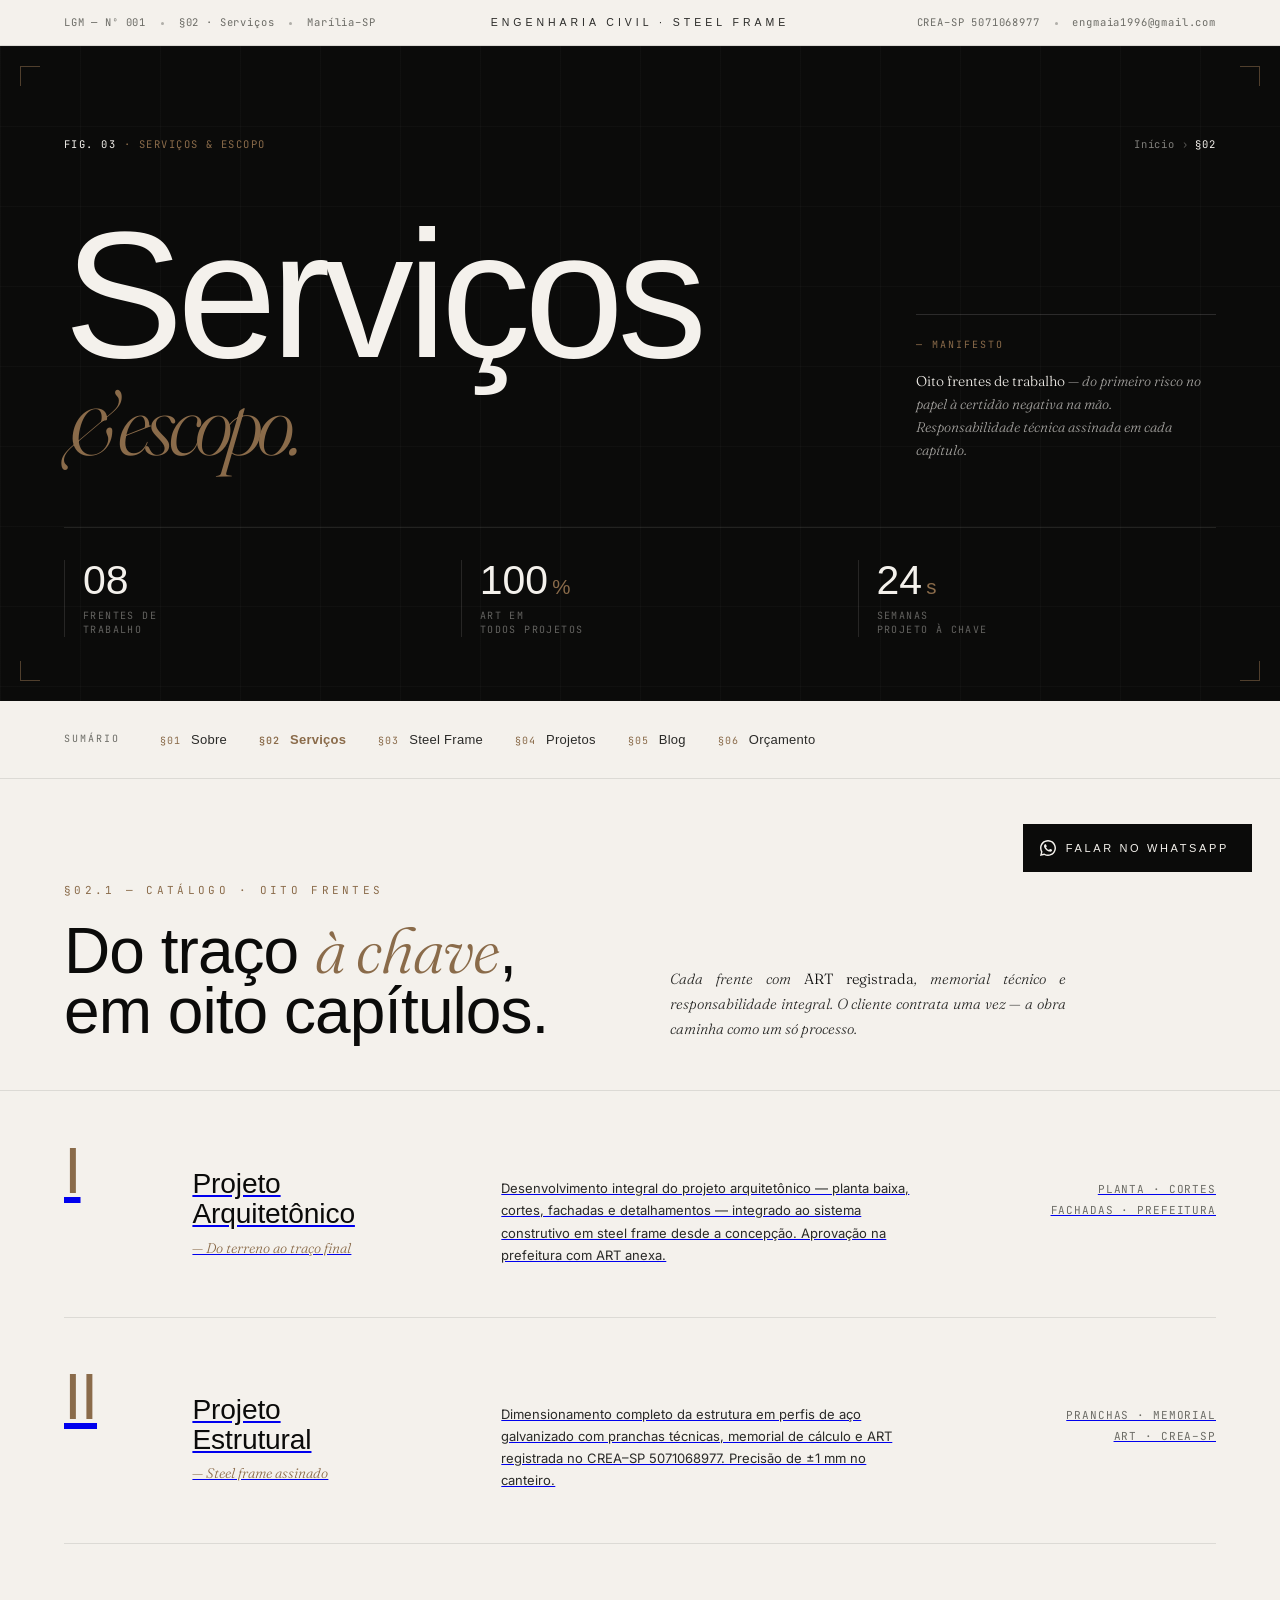
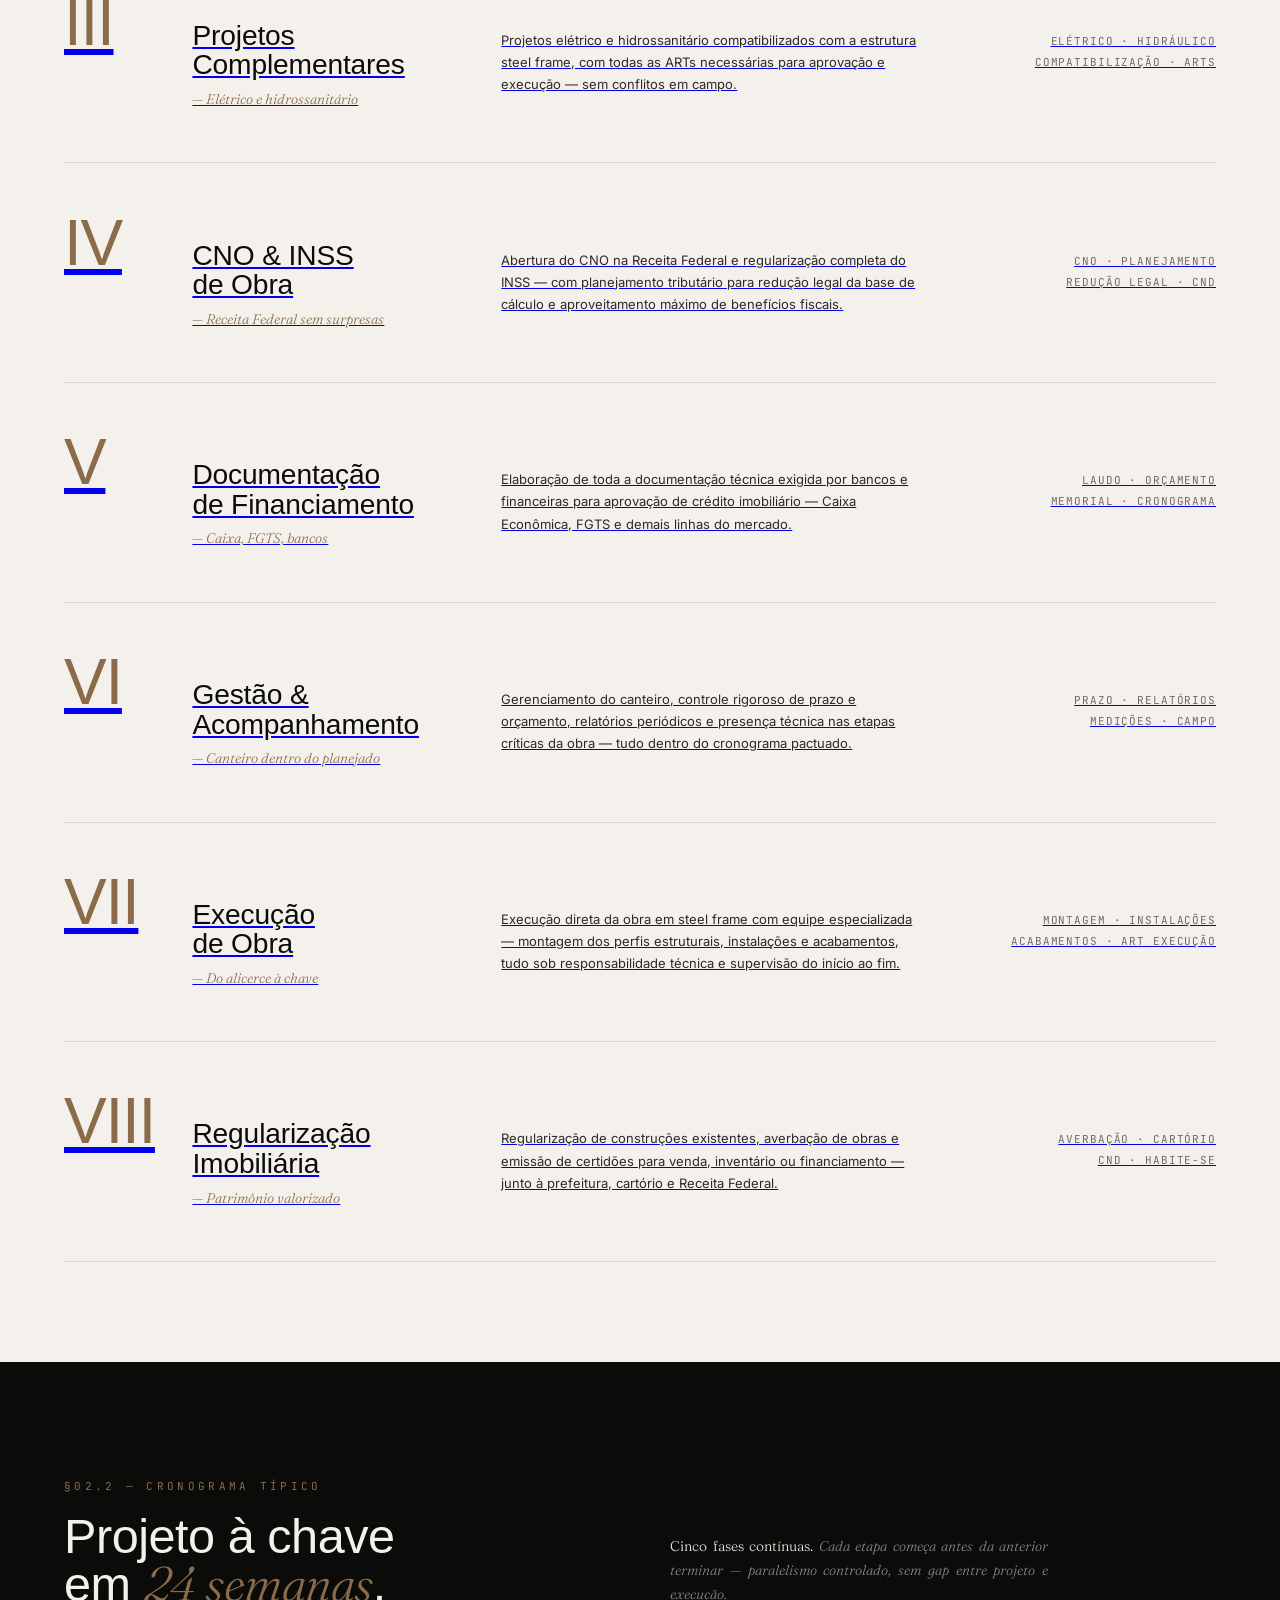
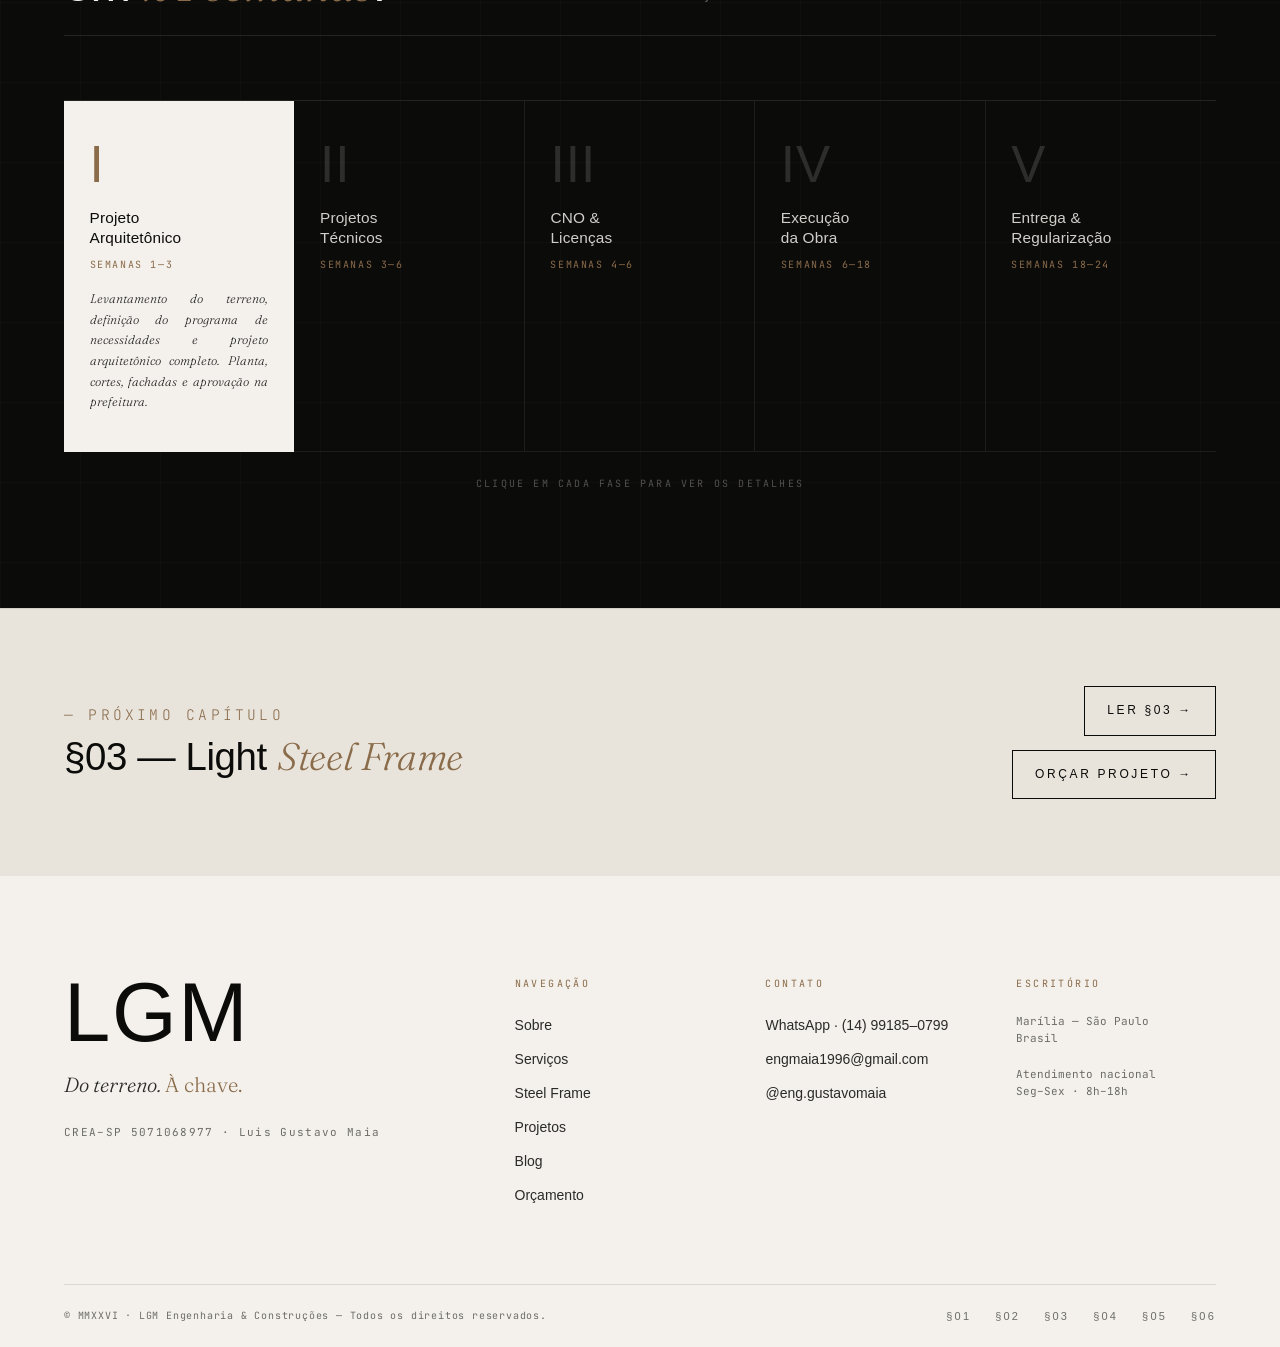
<file: servicos.html>
<!DOCTYPE html>
<html lang="pt-BR">
<head>
<meta charset="UTF-8">
<meta name="viewport" content="width=device-width, initial-scale=1.0">
<title>§02 · Serviços · LGM Engenharia — Luis Gustavo Maia</title>
<meta name="description" content="Oito frentes de trabalho — projeto arquitetônico, estrutural, CNO, INSS, financiamento, gestão, execução e regularização. CREA-SP 5071068977.">
<link rel="preconnect" href="https://fonts.googleapis.com">
<link rel="preconnect" href="https://fonts.gstatic.com" crossorigin>
<link href="https://fonts.googleapis.com/css2?family=Fraunces:ital,opsz,wght@0,9..144,300;0,9..144,400;1,9..144,300;1,9..144,400&family=Inter:wght@300;400;500;600&family=JetBrains+Mono:wght@400;500&display=swap" rel="stylesheet">
<style>
:root {
  --ink:#0B0B0A; --ink2:#2A2A28; --ink3:#6C6C66; --ink4:#A8A8A0;
  --paper:#F4F1EC; --paper2:#E8E4DC; --paper3:#D8D2C6;
  --terra:#8A6B4A; --terra2:#6B5238;
  --line:rgba(11,11,10,0.10);
  --D:'Fraunces','Gill Sans MT','Century Gothic',Georgia,serif;
  --S:'Gill Sans MT','Gill Sans','Century Gothic',Calibri,sans-serif;
  --B:'Inter','Segoe UI',system-ui,-apple-system,Arial,sans-serif;
  --M:'JetBrains Mono','Menlo','Consolas',monospace;
  --max:1480px; --pad:clamp(24px,5vw,80px);
}
*,*::before,*::after{margin:0;padding:0;box-sizing:border-box;}
html{scroll-behavior:smooth;}
body{background:var(--paper);color:var(--ink);font-family:var(--B);font-size:clamp(14px,1.05vw,16px);line-height:1.65;-webkit-font-smoothing:antialiased;overflow-x:hidden;}

.reveal{opacity:0;transform:translateY(22px);transition:opacity .85s cubic-bezier(.22,1,.36,1),transform .85s cubic-bezier(.22,1,.36,1);}
.reveal.visible{opacity:1;transform:translateY(0);}
.d1{transition-delay:.08s;}.d2{transition-delay:.16s;}.d3{transition-delay:.24s;}.d4{transition-delay:.32s;}.d5{transition-delay:.40s;}

/* MASTHEAD */
.masthead{background:var(--paper);border-bottom:1px solid var(--line);padding:14px var(--pad);display:grid;grid-template-columns:1fr auto 1fr;align-items:center;gap:24px;font-family:var(--M);font-size:10.5px;letter-spacing:.08em;color:var(--ink3);}
.masthead-right{text-align:right;}
.masthead-center{font-family:var(--S);letter-spacing:.38em;text-transform:uppercase;font-size:10.5px;color:var(--ink2);}
.masthead a{color:inherit;text-decoration:none;}
.masthead a:hover{color:var(--terra);}
.dot-sep{display:inline-block;width:3px;height:3px;border-radius:50%;background:currentColor;opacity:.5;margin:0 8px;vertical-align:middle;}

/* HERO */
.hero{position:relative;min-height:70vh;background:var(--ink);color:var(--paper);padding:clamp(48px,7vw,96px) var(--pad) clamp(36px,5vw,72px);overflow:hidden;display:grid;grid-template-rows:auto 1fr auto;gap:clamp(40px,5vw,72px);}
.hero::before{content:'';position:absolute;inset:0;pointer-events:none;background-image:linear-gradient(to right,rgba(244,241,236,.025) 1px,transparent 1px),linear-gradient(to bottom,rgba(244,241,236,.025) 1px,transparent 1px);background-size:80px 80px;}
.hero::after{content:'';position:absolute;top:20px;left:20px;right:20px;bottom:20px;background:linear-gradient(to right,var(--terra) 0,var(--terra) 20px,transparent 20px) top left,linear-gradient(to bottom,var(--terra) 0,var(--terra) 20px,transparent 20px) top left,linear-gradient(to left,var(--terra) 0,var(--terra) 20px,transparent 20px) top right,linear-gradient(to bottom,var(--terra) 0,var(--terra) 20px,transparent 20px) top right,linear-gradient(to right,var(--terra) 0,var(--terra) 20px,transparent 20px) bottom left,linear-gradient(to top,var(--terra) 0,var(--terra) 20px,transparent 20px) bottom left,linear-gradient(to left,var(--terra) 0,var(--terra) 20px,transparent 20px) bottom right,linear-gradient(to top,var(--terra) 0,var(--terra) 20px,transparent 20px) bottom right;background-size:20px 1px,1px 20px,20px 1px,1px 20px,20px 1px,1px 20px,20px 1px,1px 20px;background-repeat:no-repeat;pointer-events:none;opacity:.55;}
.hero-top{position:relative;z-index:2;display:flex;justify-content:space-between;gap:24px;flex-wrap:wrap;}
.hero-fig{font-family:var(--M);font-size:10.5px;letter-spacing:.14em;color:var(--terra);text-transform:uppercase;}
.hero-fig b{color:var(--paper);font-weight:400;}
.hero-breadcrumb{font-family:var(--M);font-size:10.5px;letter-spacing:.08em;color:rgba(244,241,236,.35);}
.hero-breadcrumb a{color:rgba(244,241,236,.5);text-decoration:none;}
.hero-breadcrumb b{color:var(--paper);font-weight:400;}
.hero-center{position:relative;z-index:2;display:grid;grid-template-columns:1fr auto;gap:clamp(24px,4vw,60px);align-items:end;}
.hero-display{font-family:var(--S);font-weight:200;font-size:clamp(72px,14vw,220px);line-height:.88;letter-spacing:-.035em;color:var(--paper)}
.hero-display .it{font-family:var(--D);font-style:italic;font-weight:300;color:var(--terra);font-size:.5em;display:block;margin-top:.1em;}
.hero-right{max-width:300px;padding-top:22px;border-top:1px solid rgba(244,241,236,.14);display:flex;flex-direction:column;gap:16px;}
.hero-right-label{font-family:var(--M);font-size:10px;letter-spacing:.2em;color:var(--terra);text-transform:uppercase;}
.hero-right-text{font-family:var(--D);font-weight:300;font-style:italic;font-size:clamp(13px,1.1vw,15px);line-height:1.65;color:rgba(244,241,236,.65);}
.hero-right-text em{font-style:normal;color:var(--paper);}
.hero-bottom{position:relative;z-index:2;display:grid;grid-template-columns:repeat(3,1fr);gap:clamp(20px,3vw,48px);padding-top:32px;border-top:1px solid rgba(244,241,236,.10);}
.hero-stat{display:flex;flex-direction:column;gap:8px;padding-left:18px;border-left:1px solid rgba(244,241,236,.12);}
.hero-stat-val{font-family:var(--S);font-weight:200;font-size:clamp(30px,3.2vw,46px);line-height:1;color:var(--paper);}
.hero-stat-val .u{font-size:.5em;color:var(--terra);margin-left:4px;}
.hero-stat-label{font-family:var(--M);font-size:10px;letter-spacing:.14em;color:rgba(244,241,236,.38);text-transform:uppercase;line-height:1.4;}

/* INDEX BAR */
.index-bar{background:var(--paper);border-bottom:1px solid var(--line);padding:28px var(--pad);display:flex;align-items:center;gap:40px;overflow-x:auto;white-space:nowrap;scrollbar-width:none;}
.index-bar::-webkit-scrollbar{display:none;}
.index-bar-label{font-family:var(--M);font-size:10px;letter-spacing:.2em;color:var(--ink3);text-transform:uppercase;}
.index-bar-items{display:flex;gap:32px;flex:1;}
.index-bar-item{display:inline-flex;align-items:baseline;gap:10px;text-decoration:none;font-family:var(--S);font-size:13px;letter-spacing:.02em;color:var(--ink2);transition:color .22s;}
.index-bar-item:hover{color:var(--terra);}
.index-bar-item .num{font-family:var(--M);font-size:10px;color:var(--terra);letter-spacing:.1em;}
.index-bar-item.active{color:var(--terra);font-weight:600;}

/* SECTION HEAD */
.section-head{padding:clamp(60px,8vw,120px) var(--pad) clamp(32px,4vw,48px);max-width:var(--max);margin:0 auto;display:grid;grid-template-columns:1fr 1fr;gap:60px;align-items:end;border-bottom:1px solid var(--line);}
.section-eyebrow{font-family:var(--M);font-size:11px;letter-spacing:.3em;color:var(--terra);text-transform:uppercase;margin-bottom:20px;}
.section-title{font-family:var(--S);font-weight:200;font-size:clamp(36px,5vw,74px);line-height:.95;color:var(--ink);letter-spacing:-.015em;}
.section-title .it{font-family:var(--D);font-style:italic;font-weight:300;color:var(--terra);}
.section-meta{font-family:var(--D);font-weight:300;font-style:italic;font-size:clamp(14px,1.15vw,17px);line-height:1.7;color:var(--ink2);max-width:44ch;text-align:justify;}
.section-meta em{font-style:normal;color:var(--ink);}

/* SERVICES CATALOGUE */
.svc-list{max-width:var(--max);margin:0 auto;padding:0 var(--pad) clamp(60px,8vw,100px);border-top:1px solid transparent;}
.svc-row{position:relative;display:grid;grid-template-columns:90px 1.2fr 2fr 1fr;gap:clamp(16px,3vw,40px);padding:clamp(32px,4vw,52px) 0;border-bottom:1px solid var(--line);align-items:baseline;transition:padding .4s cubic-bezier(.22,1,.36,1);}
.svc-row::before{content:'';position:absolute;top:0;left:-100vw;right:-100vw;bottom:0;background:var(--ink);transform:scaleX(0);transform-origin:left;transition:transform .5s cubic-bezier(.22,1,.36,1);z-index:0;}
.svc-row:hover::before{transform:scaleX(1);}
.svc-row>*{position:relative;z-index:1;transition:color .35s ease;}
.svc-row:hover .svc-num,.svc-row:hover .svc-title,.svc-row:hover .svc-desc,.svc-row:hover .svc-specs{color:var(--paper);}
.svc-row:hover .svc-tagline{color:var(--terra);}
.svc-row:hover .svc-specs{color:rgba(244,241,236,.55);}
.svc-num{font-family:var(--S);font-weight:200;font-size:clamp(44px,5vw,80px);line-height:.9;color:var(--terra);letter-spacing:-.02em;}
.svc-heading{}
.svc-title{font-family:var(--S);font-weight:200;font-size:clamp(22px,2.2vw,34px);line-height:1.05;color:var(--ink);letter-spacing:-.005em;margin-bottom:8px;}
.svc-tagline{font-family:var(--D);font-style:italic;font-weight:300;font-size:clamp(14px,1.1vw,17px);color:var(--terra);}
.svc-desc{font-family:var(--B);font-size:clamp(13px,1vw,15px);line-height:1.7;color:var(--ink2);max-width:52ch;}
.svc-specs{font-family:var(--M);font-size:11px;letter-spacing:.08em;color:var(--ink3);line-height:1.9;text-transform:uppercase;text-align:right;}

/* TIMELINE */
.tl-sec{background:var(--ink);color:var(--paper);padding:clamp(70px,9vw,120px) var(--pad);position:relative;overflow:hidden;}
.tl-sec::before{content:'';position:absolute;inset:0;background:linear-gradient(to right,rgba(244,241,236,.02) 1px,transparent 1px),linear-gradient(to bottom,rgba(244,241,236,.02) 1px,transparent 1px);background-size:80px 80px;}
.tl-inner{position:relative;z-index:1;max-width:var(--max);margin:0 auto;}
.tl-head{display:grid;grid-template-columns:1fr 1fr;gap:60px;align-items:end;padding-bottom:28px;border-bottom:1px solid rgba(244,241,236,.1);margin-bottom:clamp(40px,5vw,72px);}
.tl-eyebrow{font-family:var(--M);font-size:11px;letter-spacing:.3em;color:var(--terra);text-transform:uppercase;margin-bottom:18px;}
.tl-title{font-family:var(--S);font-weight:200;font-size:clamp(30px,3.8vw,56px);line-height:.95;color:var(--paper);letter-spacing:-.01em;}
.tl-title .it{font-family:var(--D);font-style:italic;font-weight:300;color:var(--terra);}
.tl-meta{font-family:var(--D);font-weight:300;font-style:italic;font-size:clamp(14px,1.1vw,16px);line-height:1.7;color:rgba(244,241,236,.55);max-width:42ch;text-align:justify;}
.tl-meta em{font-style:normal;color:var(--paper);}

.tl-phases{display:grid;grid-template-columns:repeat(5,1fr);gap:0;border-top:1px solid rgba(244,241,236,.1);}
.tl-phase{padding:clamp(28px,3vw,40px) clamp(18px,2vw,28px);border-right:1px solid rgba(244,241,236,.08);border-bottom:1px solid rgba(244,241,236,.08);cursor:pointer;transition:background .3s;position:relative;}
.tl-phase:last-child{border-right:none;}
.tl-phase:hover{background:rgba(244,241,236,.03);}
.tl-phase.active{background:var(--paper);}
.tl-phase-num{font-family:var(--S);font-weight:200;font-size:clamp(36px,4vw,56px);line-height:1;color:rgba(244,241,236,.15);letter-spacing:.02em;margin-bottom:18px;transition:color .3s;}
.tl-phase.active .tl-phase-num{color:var(--terra);}
.tl-phase-title{font-family:var(--S);font-weight:300;font-size:clamp(14px,1.2vw,17px);color:rgba(244,241,236,.85);letter-spacing:.01em;margin-bottom:10px;line-height:1.25;transition:color .3s;}
.tl-phase.active .tl-phase-title{color:var(--ink);}
.tl-phase-weeks{font-family:var(--M);font-size:10px;letter-spacing:.16em;color:var(--terra);text-transform:uppercase;margin-bottom:16px;}
.tl-phase-desc{font-family:var(--D);font-weight:300;font-style:italic;font-size:12.5px;line-height:1.65;color:rgba(244,241,236,.4);max-height:0;overflow:hidden;transition:max-height .4s,opacity .3s,color .3s;opacity:0;text-align:justify;}
.tl-phase.active .tl-phase-desc{max-height:200px;opacity:1;color:var(--ink2);}
.tl-hint{text-align:center;font-family:var(--M);font-size:10px;letter-spacing:.22em;color:rgba(244,241,236,.3);text-transform:uppercase;margin-top:24px;}

/* CTA */
.cta-strip{background:var(--paper2);padding:clamp(48px,6vw,88px) var(--pad);border-top:1px solid var(--line);}
.cta-inner{max-width:var(--max);margin:0 auto;display:grid;grid-template-columns:2fr 1fr;gap:40px;align-items:center;}
.cta-title{font-family:var(--S);font-weight:200;font-size:clamp(26px,3vw,44px);line-height:1.1;letter-spacing:-.01em;color:var(--ink);}
.cta-title .num{font-family:var(--M);font-size:.38em;color:var(--terra);letter-spacing:.22em;display:block;margin-bottom:12px;text-transform:uppercase;}
.cta-title .it{font-family:var(--D);font-style:italic;color:var(--terra);font-weight:300;}
.cta-links{display:flex;flex-direction:column;gap:14px;align-items:flex-end;}
.cta-link{font-family:var(--S);font-size:12px;letter-spacing:.22em;text-transform:uppercase;text-decoration:none;padding:14px 22px;border:1px solid var(--ink);color:var(--ink);transition:background .25s,color .25s;display:inline-flex;gap:10px;}
.cta-link:hover{background:var(--ink);color:var(--paper);}
.cta-link.wa{background:#25D366;border-color:#25D366;color:#fff;}
.cta-link.wa:hover{background:#1ebe5c;border-color:#1ebe5c;}

/* COLOPHON */
.colophon{background:var(--paper);padding:clamp(60px,8vw,100px) var(--pad) 0;}
.colophon-grid{max-width:var(--max);margin:0 auto;display:grid;grid-template-columns:2fr 1fr 1fr 1fr;gap:clamp(32px,4vw,60px);padding-bottom:clamp(48px,6vw,80px);border-bottom:1px solid var(--line);}
.colophon-logo{font-family:var(--S);font-weight:200;font-size:clamp(56px,6.5vw,96px);line-height:.9;letter-spacing:.02em;color:var(--ink);display:block;margin-bottom:20px;}
.colophon-tag{font-family:var(--D);font-weight:300;font-style:italic;font-size:clamp(18px,1.6vw,24px);color:var(--ink2);max-width:28ch;line-height:1.35;margin-bottom:24px;}
.colophon-tag em{font-style:normal;color:var(--terra);}
.colophon-crea{font-family:var(--M);font-size:11px;letter-spacing:.12em;color:var(--ink3);}
.colophon-col h4{font-family:var(--M);font-size:10px;letter-spacing:.24em;color:var(--terra);text-transform:uppercase;margin-bottom:20px;font-weight:400;}
.colophon-col ul{list-style:none;display:flex;flex-direction:column;gap:10px;}
.colophon-col a{font-family:var(--S);font-size:14px;color:var(--ink2);text-decoration:none;transition:color .2s;}
.colophon-col a:hover{color:var(--terra);}
.colophon-col .mono-note{font-family:var(--M);font-size:11px;color:var(--ink3);line-height:1.6;}
.colophon-bottom{max-width:var(--max);margin:0 auto;padding:22px 0;display:flex;justify-content:space-between;align-items:center;flex-wrap:wrap;gap:12px;}
.colophon-copy{font-family:var(--M);font-size:10px;letter-spacing:.08em;color:var(--ink3);}
.colophon-links{display:flex;gap:24px;}
.colophon-links a{font-family:var(--S);font-size:11px;letter-spacing:.2em;text-transform:uppercase;color:var(--ink3);text-decoration:none;transition:color .2s;}
.colophon-links a:hover{color:var(--terra);}

/* WA FLOAT */
.wa-float{position:fixed;bottom:28px;right:28px;z-index:400;display:flex;align-items:center;gap:10px;background:var(--ink);color:var(--paper);padding:14px 22px 14px 16px;font-family:var(--S);font-size:11px;letter-spacing:.24em;text-transform:uppercase;text-decoration:none;border:1px solid var(--ink);transition:background .25s,border-color .25s,transform .22s;}
.wa-float:hover{background:var(--terra);border-color:var(--terra);transform:translateY(-2px);}
.wa-float svg{width:16px;height:16px;fill:var(--paper);}

@media (max-width:1000px){.svc-row{grid-template-columns:64px 1fr;gap:20px;}.svc-desc,.svc-specs{grid-column:2;}.svc-specs{text-align:left;margin-top:8px;}.tl-phases{grid-template-columns:1fr 1fr;}}
@media (max-width:860px){.masthead{grid-template-columns:1fr;text-align:center;}.masthead-right{text-align:center;}.hero-center{grid-template-columns:1fr;}.hero-right{border-left:2px solid var(--terra);padding-left:18px;padding-top:0;border-top:none;}.hero-bottom{grid-template-columns:1fr 1fr;}.section-head,.tl-head{grid-template-columns:1fr;gap:20px;}.cta-inner{grid-template-columns:1fr;gap:24px;}.cta-links{align-items:flex-start;flex-direction:row;flex-wrap:wrap;}.colophon-grid{grid-template-columns:1fr 1fr;}.colophon-brand{grid-column:1/-1;}}
@media (max-width:560px){.hero-display{font-size:clamp(48px,17vw,110px);}.hero-bottom{grid-template-columns:1fr;}.hero-stat{padding-left:0;border-left:none;padding-top:16px;border-top:1px solid rgba(244,241,236,.08);}.tl-phases{grid-template-columns:1fr;}.wa-float span{display:none;}.wa-float{padding:12px;}}
</style>
</head>
<body>

<header class="masthead">
  <div class="masthead-left">LGM — Nº 001 <span class="dot-sep"></span> §02 · Serviços <span class="dot-sep"></span> Marília–SP</div>
  <div class="masthead-center">Engenharia Civil · Steel Frame</div>
  <div class="masthead-right">CREA–SP 5071068977 <span class="dot-sep"></span> <a href="mailto:engmaia1996@gmail.com">engmaia1996@gmail.com</a></div>
</header>

<section class="hero">
  <div class="hero-top">
    <div class="hero-fig"><b>Fig. 03</b> · Serviços &amp; escopo</div>
    <div class="hero-breadcrumb"><a href="index.html">Início</a> › <b>§02</b></div>
  </div>
  <div class="hero-center">
    <h1 class="hero-display">Serviços<span class="it">&amp; escopo.</span></h1>
    <div class="hero-right">
      <div class="hero-right-label">— Manifesto</div>
      <div class="hero-right-text"><em>Oito frentes de trabalho</em> — do primeiro risco no papel à certidão negativa na mão. Responsabilidade técnica assinada em cada capítulo.</div>
    </div>
  </div>
  <div class="hero-bottom">
    <div class="hero-stat"><div class="hero-stat-val">08</div><div class="hero-stat-label">Frentes de<br>trabalho</div></div>
    <div class="hero-stat"><div class="hero-stat-val">100<span class="u">%</span></div><div class="hero-stat-label">ART em<br>todos projetos</div></div>
    <div class="hero-stat"><div class="hero-stat-val">24<span class="u">s</span></div><div class="hero-stat-label">Semanas<br>projeto à chave</div></div>
  </div>
</section>

<nav class="index-bar" aria-label="Sumário">
  <span class="index-bar-label">Sumário</span>
  <div class="index-bar-items">
    <a href="sobre.html" class="index-bar-item"><span class="num">§01</span> Sobre</a>
    <a href="servicos.html" class="index-bar-item active"><span class="num">§02</span> Serviços</a>
    <a href="steelframe.html" class="index-bar-item"><span class="num">§03</span> Steel Frame</a>
    <a href="projetos.html" class="index-bar-item"><span class="num">§04</span> Projetos</a>
    <a href="blog.html" class="index-bar-item"><span class="num">§05</span> Blog</a>
    <a href="orcamento.html" class="index-bar-item"><span class="num">§06</span> Orçamento</a>
  </div>
</nav>

<div class="section-head">
  <div class="reveal">
    <div class="section-eyebrow">§02.1 — Catálogo · Oito frentes</div>
    <h2 class="section-title">Do traço <span class="it">à chave</span>,<br>em oito capítulos.</h2>
  </div>
  <div class="section-meta reveal d2">Cada frente com <em>ART registrada</em>, memorial técnico e responsabilidade integral. O cliente contrata uma vez — a obra caminha como um só processo.</div>
</div>

<section class="svc-list">

  <a href="#" class="svc-row reveal d1" onclick="return false;">
    <div class="svc-num">I</div>
    <div class="svc-heading">
      <div class="svc-title">Projeto<br>Arquitetônico</div>
      <div class="svc-tagline">— Do terreno ao traço final</div>
    </div>
    <div class="svc-desc">Desenvolvimento integral do projeto arquitetônico — planta baixa, cortes, fachadas e detalhamentos — integrado ao sistema construtivo em steel frame desde a concepção. Aprovação na prefeitura com ART anexa.</div>
    <div class="svc-specs">Planta · Cortes<br>Fachadas · Prefeitura</div>
  </a>

  <a href="#" class="svc-row reveal d2" onclick="return false;">
    <div class="svc-num">II</div>
    <div class="svc-heading">
      <div class="svc-title">Projeto<br>Estrutural</div>
      <div class="svc-tagline">— Steel frame assinado</div>
    </div>
    <div class="svc-desc">Dimensionamento completo da estrutura em perfis de aço galvanizado com pranchas técnicas, memorial de cálculo e ART registrada no CREA–SP 5071068977. Precisão de ±1 mm no canteiro.</div>
    <div class="svc-specs">Pranchas · Memorial<br>ART · CREA–SP</div>
  </a>

  <a href="#" class="svc-row reveal d3" onclick="return false;">
    <div class="svc-num">III</div>
    <div class="svc-heading">
      <div class="svc-title">Projetos<br>Complementares</div>
      <div class="svc-tagline">— Elétrico e hidrossanitário</div>
    </div>
    <div class="svc-desc">Projetos elétrico e hidrossanitário compatibilizados com a estrutura steel frame, com todas as ARTs necessárias para aprovação e execução — sem conflitos em campo.</div>
    <div class="svc-specs">Elétrico · Hidráulico<br>Compatibilização · ARTs</div>
  </a>

  <a href="#" class="svc-row reveal d1" onclick="return false;">
    <div class="svc-num">IV</div>
    <div class="svc-heading">
      <div class="svc-title">CNO &amp; INSS<br>de Obra</div>
      <div class="svc-tagline">— Receita Federal sem surpresas</div>
    </div>
    <div class="svc-desc">Abertura do CNO na Receita Federal e regularização completa do INSS — com planejamento tributário para redução legal da base de cálculo e aproveitamento máximo de benefícios fiscais.</div>
    <div class="svc-specs">CNO · Planejamento<br>Redução legal · CND</div>
  </a>

  <a href="#" class="svc-row reveal d2" onclick="return false;">
    <div class="svc-num">V</div>
    <div class="svc-heading">
      <div class="svc-title">Documentação<br>de Financiamento</div>
      <div class="svc-tagline">— Caixa, FGTS, bancos</div>
    </div>
    <div class="svc-desc">Elaboração de toda a documentação técnica exigida por bancos e financeiras para aprovação de crédito imobiliário — Caixa Econômica, FGTS e demais linhas do mercado.</div>
    <div class="svc-specs">Laudo · Orçamento<br>Memorial · Cronograma</div>
  </a>

  <a href="#" class="svc-row reveal d3" onclick="return false;">
    <div class="svc-num">VI</div>
    <div class="svc-heading">
      <div class="svc-title">Gestão &amp;<br>Acompanhamento</div>
      <div class="svc-tagline">— Canteiro dentro do planejado</div>
    </div>
    <div class="svc-desc">Gerenciamento do canteiro, controle rigoroso de prazo e orçamento, relatórios periódicos e presença técnica nas etapas críticas da obra — tudo dentro do cronograma pactuado.</div>
    <div class="svc-specs">Prazo · Relatórios<br>Medições · Campo</div>
  </a>

  <a href="#" class="svc-row reveal d1" onclick="return false;">
    <div class="svc-num">VII</div>
    <div class="svc-heading">
      <div class="svc-title">Execução<br>de Obra</div>
      <div class="svc-tagline">— Do alicerce à chave</div>
    </div>
    <div class="svc-desc">Execução direta da obra em steel frame com equipe especializada — montagem dos perfis estruturais, instalações e acabamentos, tudo sob responsabilidade técnica e supervisão do início ao fim.</div>
    <div class="svc-specs">Montagem · Instalações<br>Acabamentos · ART execução</div>
  </a>

  <a href="#" class="svc-row reveal d2" onclick="return false;">
    <div class="svc-num">VIII</div>
    <div class="svc-heading">
      <div class="svc-title">Regularização<br>Imobiliária</div>
      <div class="svc-tagline">— Patrimônio valorizado</div>
    </div>
    <div class="svc-desc">Regularização de construções existentes, averbação de obras e emissão de certidões para venda, inventário ou financiamento — junto à prefeitura, cartório e Receita Federal.</div>
    <div class="svc-specs">Averbação · Cartório<br>CND · Habite-se</div>
  </a>

</section>

<section class="tl-sec">
  <div class="tl-inner">
    <div class="tl-head">
      <div class="reveal">
        <div class="tl-eyebrow">§02.2 — Cronograma típico</div>
        <h2 class="tl-title">Projeto à chave<br>em <span class="it">24 semanas</span>.</h2>
      </div>
      <div class="tl-meta reveal d2"><em>Cinco fases contínuas.</em> Cada etapa começa antes da anterior terminar — paralelismo controlado, sem gap entre projeto e execução.</div>
    </div>
    <div class="tl-phases">
      <div class="tl-phase active reveal d1" onclick="setPhase(this)">
        <div class="tl-phase-num">I</div>
        <div class="tl-phase-title">Projeto<br>Arquitetônico</div>
        <div class="tl-phase-weeks">Semanas 1—3</div>
        <div class="tl-phase-desc">Levantamento do terreno, definição do programa de necessidades e projeto arquitetônico completo. Planta, cortes, fachadas e aprovação na prefeitura.</div>
      </div>
      <div class="tl-phase reveal d2" onclick="setPhase(this)">
        <div class="tl-phase-num">II</div>
        <div class="tl-phase-title">Projetos<br>Técnicos</div>
        <div class="tl-phase-weeks">Semanas 3—6</div>
        <div class="tl-phase-desc">Projeto estrutural em steel frame, elétrico e hidrossanitário. Todos compatibilizados entre si com ART registrada no CREA–SP para cada disciplina.</div>
      </div>
      <div class="tl-phase reveal d3" onclick="setPhase(this)">
        <div class="tl-phase-num">III</div>
        <div class="tl-phase-title">CNO &amp;<br>Licenças</div>
        <div class="tl-phase-weeks">Semanas 4—6</div>
        <div class="tl-phase-desc">Abertura do CNO na Receita Federal, planejamento tributário do INSS com redução legal da base de cálculo. Documentação de financiamento se necessário.</div>
      </div>
      <div class="tl-phase reveal d4" onclick="setPhase(this)">
        <div class="tl-phase-num">IV</div>
        <div class="tl-phase-title">Execução<br>da Obra</div>
        <div class="tl-phase-weeks">Semanas 6—18</div>
        <div class="tl-phase-desc">Montagem da estrutura steel frame, fechamentos, instalações e acabamentos. Acompanhamento técnico periódico com relatórios e controle rigoroso de prazo.</div>
      </div>
      <div class="tl-phase reveal d5" onclick="setPhase(this)">
        <div class="tl-phase-num">V</div>
        <div class="tl-phase-title">Entrega &amp;<br>Regularização</div>
        <div class="tl-phase-weeks">Semanas 18—24</div>
        <div class="tl-phase-desc">Vistoria final, habite-se, quitação do INSS de obra com certidão negativa de débitos. Entrega das chaves com toda a documentação em ordem.</div>
      </div>
    </div>
    <div class="tl-hint">Clique em cada fase para ver os detalhes</div>
  </div>
</section>

<section class="cta-strip">
  <div class="cta-inner">
    <div class="cta-title">
      <span class="num">— Próximo capítulo</span>
      §03 — Light <span class="it">Steel Frame</span>
    </div>
    <div class="cta-links">
      <a href="steelframe.html" class="cta-link">Ler §03 →</a>
      <a href="orcamento.html" class="cta-link">Orçar projeto →</a>
    </div>
  </div>
</section>

<footer class="colophon">
  <div class="colophon-grid">
    <div class="colophon-brand">
      <span class="colophon-logo">LGM</span>
      <div class="colophon-tag">Do terreno. <em>À chave.</em></div>
      <div class="colophon-crea">CREA–SP 5071068977 · Luis Gustavo Maia</div>
    </div>
    <div class="colophon-col"><h4>Navegação</h4><ul>
      <li><a href="sobre.html">Sobre</a></li><li><a href="servicos.html">Serviços</a></li>
      <li><a href="steelframe.html">Steel Frame</a></li><li><a href="projetos.html">Projetos</a></li>
      <li><a href="blog.html">Blog</a></li><li><a href="orcamento.html">Orçamento</a></li>
    </ul></div>
    <div class="colophon-col"><h4>Contato</h4><ul>
      <li><a href="https://wa.me/5514991850799" target="_blank">WhatsApp · (14) 99185–0799</a></li>
      <li><a href="mailto:engmaia1996@gmail.com">engmaia1996@gmail.com</a></li>
      <li><a href="https://instagram.com/eng.gustavomaia" target="_blank">@eng.gustavomaia</a></li>
    </ul></div>
    <div class="colophon-col"><h4>Escritório</h4>
      <div class="mono-note">Marília — São Paulo<br>Brasil<br><br>Atendimento nacional<br>Seg–Sex · 8h–18h</div>
    </div>
  </div>
  <div class="colophon-bottom">
    <span class="colophon-copy">© MMXXVI · LGM Engenharia &amp; Construções — Todos os direitos reservados.</span>
    <nav class="colophon-links">
      <a href="sobre.html">§01</a><a href="servicos.html">§02</a><a href="steelframe.html">§03</a>
      <a href="projetos.html">§04</a><a href="blog.html">§05</a><a href="orcamento.html">§06</a>
    </nav>
  </div>
</footer>

<a href="https://wa.me/5514991850799?text=Olá%2C%20vim%20pelo%20site%20e%20quero%20um%20orçamento" target="_blank" class="wa-float" aria-label="Falar no WhatsApp">
  <svg viewBox="0 0 24 24"><path d="M17.472 14.382c-.297-.149-1.758-.867-2.03-.967-.273-.099-.471-.148-.67.15-.197.297-.767.966-.94 1.164-.173.199-.347.223-.644.075-.297-.15-1.255-.463-2.39-1.475-.883-.788-1.48-1.761-1.653-2.059-.173-.297-.018-.458.13-.606.134-.133.298-.347.446-.52.149-.174.198-.298.298-.497.099-.198.05-.371-.025-.52-.075-.149-.669-1.612-.916-2.207-.242-.579-.487-.5-.669-.51-.173-.008-.371-.01-.57-.01-.198 0-.52.074-.792.372-.272.297-1.04 1.016-1.04 2.479 0 1.462 1.065 2.875 1.213 3.074.149.198 2.096 3.2 5.077 4.487.709.306 1.262.489 1.694.625.712.227 1.36.195 1.871.118.571-.085 1.758-.719 2.006-1.413.248-.694.248-1.289.173-1.413-.074-.124-.272-.198-.57-.347z"/><path d="M12 0C5.373 0 0 5.373 0 12c0 2.127.558 4.122 1.533 5.855L0 24l6.335-1.511A11.945 11.945 0 0012 24c6.627 0 12-5.373 12-12S18.627 0 12 0zm0 21.818a9.818 9.818 0 01-5.003-1.371l-.36-.213-3.76.896.955-3.665-.233-.374A9.818 9.818 0 012.182 12C2.182 6.57 6.57 2.182 12 2.182S21.818 6.57 21.818 12 17.43 21.818 12 21.818z"/></svg>
  <span>Falar no WhatsApp</span>
</a>

<script>
(function(){var obs=new IntersectionObserver(function(es){es.forEach(function(e){if(e.isIntersecting){e.target.classList.add('visible');obs.unobserve(e.target);}});},{threshold:.1,rootMargin:'0px 0px -40px 0px'});document.querySelectorAll('.reveal').forEach(function(el){obs.observe(el);});})();
function setPhase(el){document.querySelectorAll('.tl-phase').forEach(function(p){p.classList.remove('active');});el.classList.add('active');}
</script>

</body>
</html>
</file>
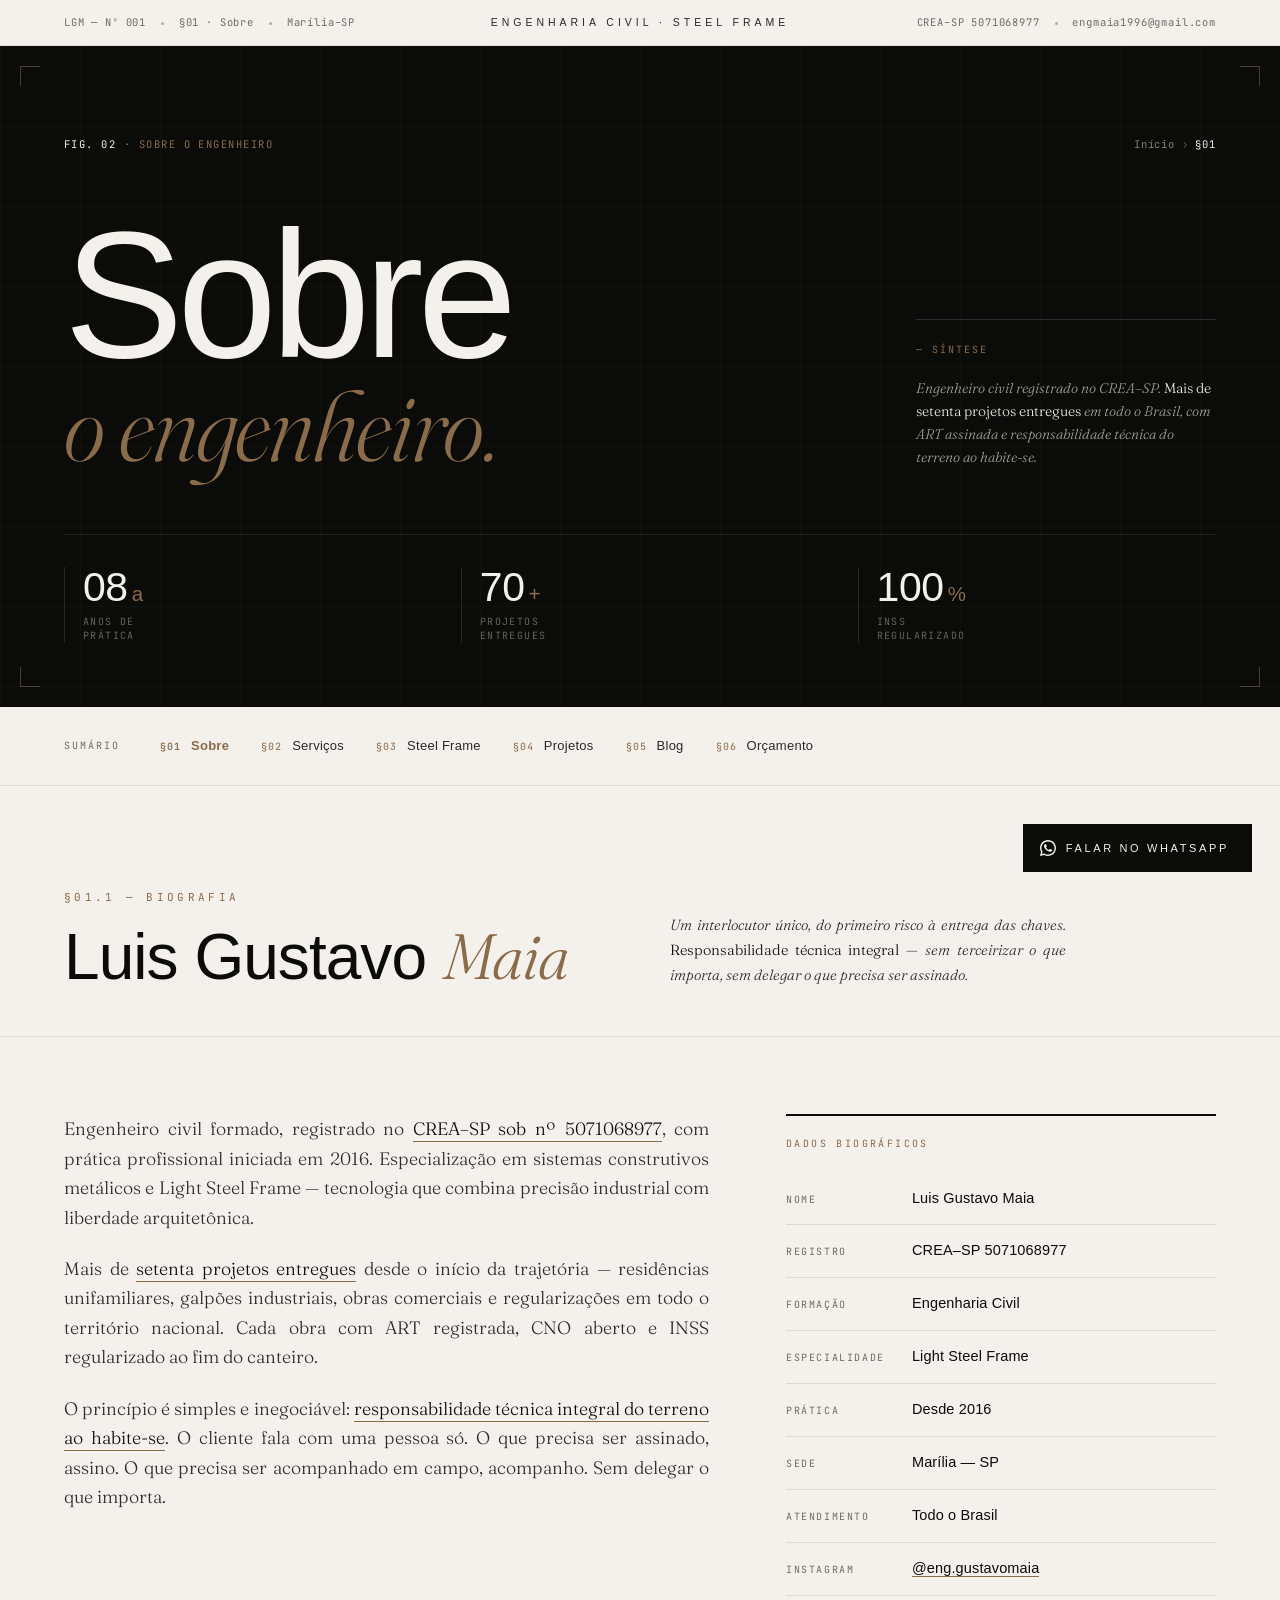
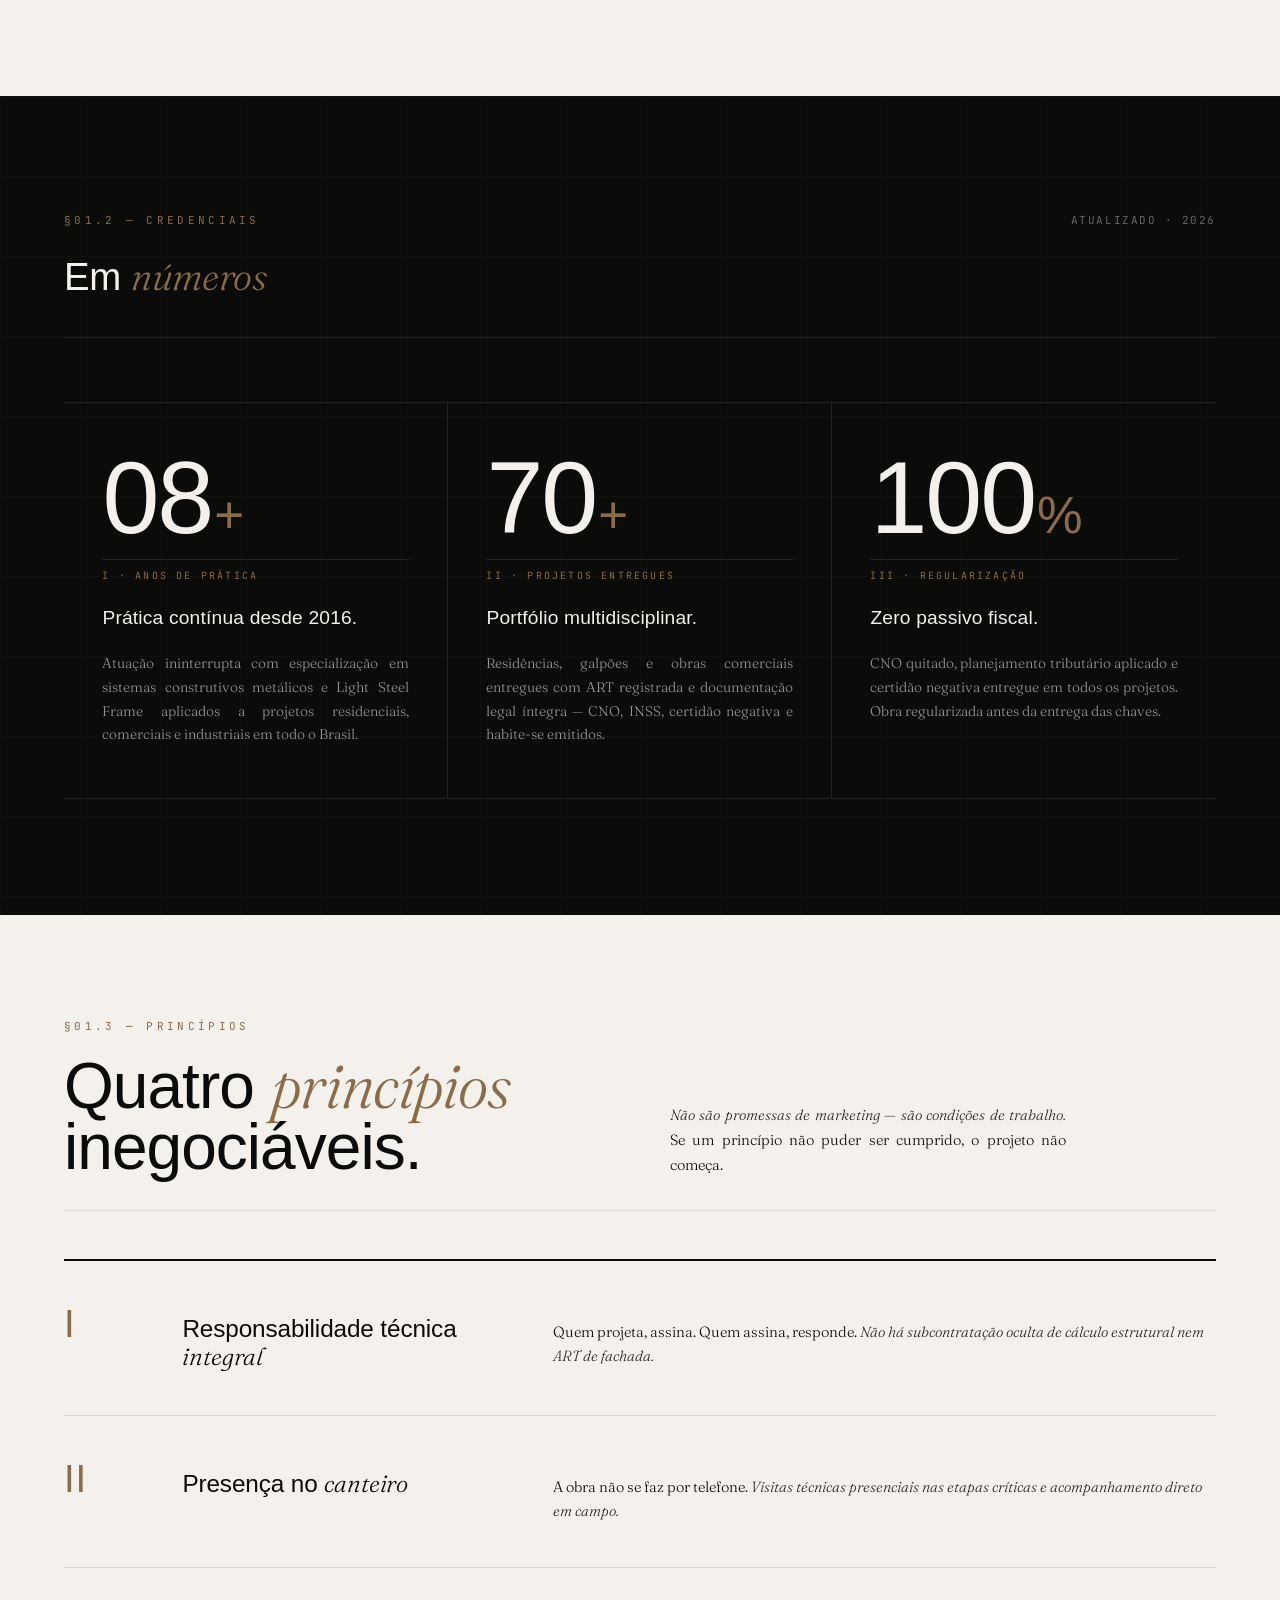
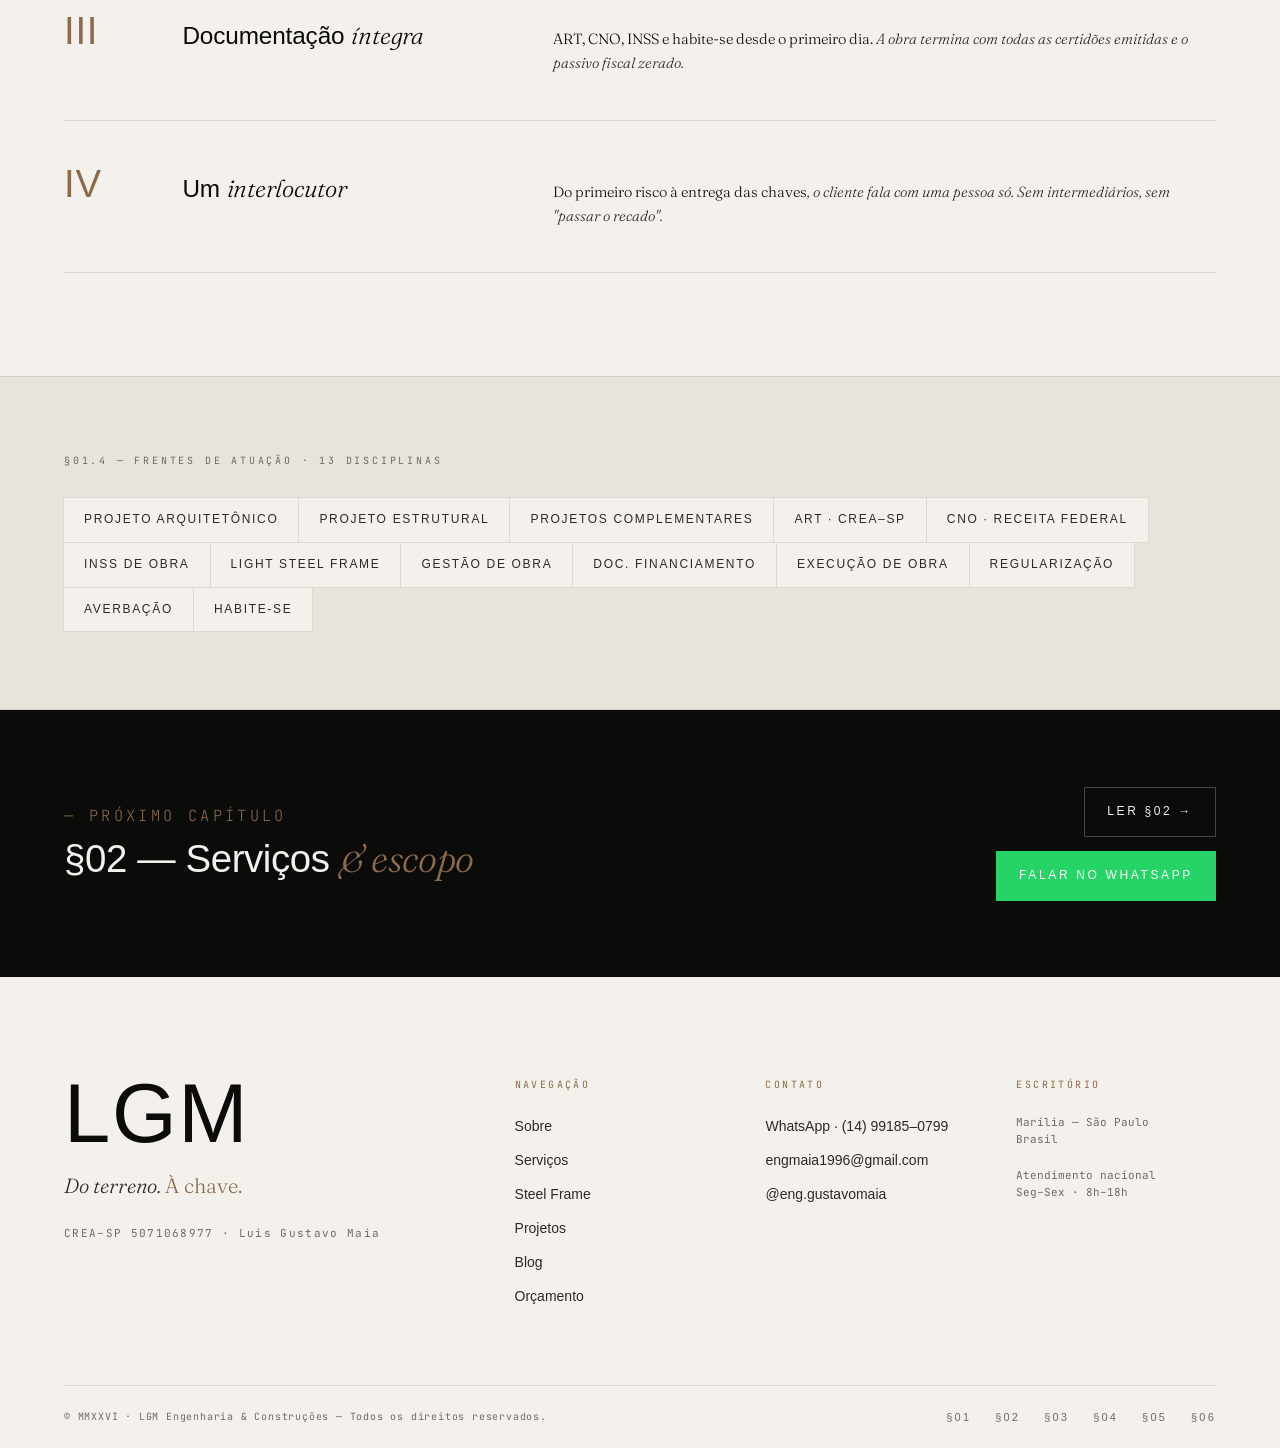
<file: sobre.html>
<!DOCTYPE html>
<html lang="pt-BR">
<head>
<meta charset="UTF-8">
<meta name="viewport" content="width=device-width, initial-scale=1.0">
<title>§01 · Sobre · LGM Engenharia — Luis Gustavo Maia</title>
<meta name="description" content="Luis Gustavo Maia — Engenheiro Civil, CREA-SP 5071068977. 8+ anos, 70+ projetos entregues. Responsabilidade técnica integral do terreno ao habite-se.">
<link rel="preconnect" href="https://fonts.googleapis.com">
<link rel="preconnect" href="https://fonts.gstatic.com" crossorigin>
<link href="https://fonts.googleapis.com/css2?family=Fraunces:ital,opsz,wght@0,9..144,300;0,9..144,400;1,9..144,300;1,9..144,400&family=Inter:wght@300;400;500;600&family=JetBrains+Mono:wght@400;500&display=swap" rel="stylesheet">
<style>
:root {
  --ink:#0B0B0A; --ink2:#2A2A28; --ink3:#6C6C66; --ink4:#A8A8A0;
  --paper:#F4F1EC; --paper2:#E8E4DC; --paper3:#D8D2C6; --white:#FFFFFE;
  --terra:#8A6B4A; --terra2:#6B5238;
  --line:rgba(11,11,10,0.10); --line2:rgba(11,11,10,0.05);
  --D:'Fraunces','Gill Sans MT','Century Gothic',Georgia,serif;
  --S:'Gill Sans MT','Gill Sans','Century Gothic',Calibri,sans-serif;
  --B:'Inter','Segoe UI',system-ui,-apple-system,Arial,sans-serif;
  --M:'JetBrains Mono','Menlo','Consolas',monospace;
  --max:1480px; --pad:clamp(24px,5vw,80px);
}
*,*::before,*::after{margin:0;padding:0;box-sizing:border-box;}
html{scroll-behavior:smooth;}
body{background:var(--paper);color:var(--ink);font-family:var(--B);font-size:clamp(14px,1.05vw,16px);line-height:1.65;-webkit-font-smoothing:antialiased;text-rendering:optimizeLegibility;overflow-x:hidden;}

.reveal{opacity:0;transform:translateY(22px);transition:opacity .85s cubic-bezier(.22,1,.36,1),transform .85s cubic-bezier(.22,1,.36,1);}
.reveal.visible{opacity:1;transform:translateY(0);}
.d1{transition-delay:.08s;} .d2{transition-delay:.16s;} .d3{transition-delay:.24s;} .d4{transition-delay:.32s;}

/* MASTHEAD */
.masthead{position:relative;z-index:5;background:var(--paper);border-bottom:1px solid var(--line);padding:14px var(--pad);display:grid;grid-template-columns:1fr auto 1fr;align-items:center;gap:24px;font-family:var(--M);font-size:10.5px;letter-spacing:.08em;color:var(--ink3);}
.masthead-right{text-align:right;}
.masthead-center{font-family:var(--S);letter-spacing:.38em;text-transform:uppercase;font-size:10.5px;color:var(--ink2);}
.masthead a{color:inherit;text-decoration:none;transition:color .2s;}
.masthead a:hover{color:var(--terra);}
.dot-sep{display:inline-block;width:3px;height:3px;border-radius:50%;background:currentColor;opacity:.5;margin:0 8px;vertical-align:middle;}

/* HERO */
.hero{position:relative;min-height:72vh;background:var(--ink);color:var(--paper);padding:clamp(48px,7vw,96px) var(--pad) clamp(36px,5vw,72px);overflow:hidden;display:grid;grid-template-rows:auto 1fr auto;gap:clamp(40px,5vw,80px);}
.hero::before{content:'';position:absolute;inset:0;pointer-events:none;background-image:linear-gradient(to right,rgba(244,241,236,.025) 1px,transparent 1px),linear-gradient(to bottom,rgba(244,241,236,.025) 1px,transparent 1px);background-size:80px 80px;}
.hero::after{content:'';position:absolute;top:20px;left:20px;right:20px;bottom:20px;background:linear-gradient(to right,var(--terra) 0,var(--terra) 20px,transparent 20px) top left,linear-gradient(to bottom,var(--terra) 0,var(--terra) 20px,transparent 20px) top left,linear-gradient(to left,var(--terra) 0,var(--terra) 20px,transparent 20px) top right,linear-gradient(to bottom,var(--terra) 0,var(--terra) 20px,transparent 20px) top right,linear-gradient(to right,var(--terra) 0,var(--terra) 20px,transparent 20px) bottom left,linear-gradient(to top,var(--terra) 0,var(--terra) 20px,transparent 20px) bottom left,linear-gradient(to left,var(--terra) 0,var(--terra) 20px,transparent 20px) bottom right,linear-gradient(to top,var(--terra) 0,var(--terra) 20px,transparent 20px) bottom right;background-size:20px 1px,1px 20px,20px 1px,1px 20px,20px 1px,1px 20px,20px 1px,1px 20px;background-repeat:no-repeat;pointer-events:none;opacity:.55;}
.hero-top{position:relative;z-index:2;display:flex;justify-content:space-between;align-items:flex-start;gap:24px;flex-wrap:wrap;}
.hero-fig{font-family:var(--M);font-size:10.5px;letter-spacing:.14em;color:var(--terra);text-transform:uppercase;}
.hero-fig b{color:var(--paper);font-weight:400;}
.hero-breadcrumb{font-family:var(--M);font-size:10.5px;letter-spacing:.08em;color:rgba(244,241,236,.35);text-align:right;}
.hero-breadcrumb b{color:var(--paper);font-weight:400;}
.hero-breadcrumb a{color:rgba(244,241,236,.5);text-decoration:none;}
.hero-center{position:relative;z-index:2;display:grid;grid-template-columns:1fr auto;gap:clamp(24px,4vw,60px);align-items:end;}
.hero-display{font-family:var(--S);font-weight:200;font-size:clamp(72px,14vw,220px);line-height:.88;letter-spacing:-.035em;color:var(--paper)}
.hero-display .it{font-family:var(--D);font-style:italic;font-weight:300;color:var(--terra);font-size:.55em;display:block;margin-top:.08em;letter-spacing:-.01em;}
.hero-right{display:flex;flex-direction:column;gap:18px;max-width:300px;padding-top:22px;border-top:1px solid rgba(244,241,236,.14);}
.hero-right-label{font-family:var(--M);font-size:10px;letter-spacing:.2em;color:var(--terra);text-transform:uppercase;}
.hero-right-text{font-family:var(--D);font-weight:300;font-style:italic;font-size:clamp(13px,1.1vw,15px);line-height:1.65;color:rgba(244,241,236,.65);}
.hero-right-text em{font-style:normal;color:var(--paper);}
.hero-bottom{position:relative;z-index:2;display:grid;grid-template-columns:repeat(3,1fr);gap:clamp(20px,3vw,48px);padding-top:32px;border-top:1px solid rgba(244,241,236,.10);}
.hero-stat{display:flex;flex-direction:column;gap:8px;padding-left:18px;border-left:1px solid rgba(244,241,236,.12);}
.hero-stat-val{font-family:var(--S);font-weight:200;font-size:clamp(30px,3.2vw,46px);line-height:1;color:var(--paper);letter-spacing:-.01em;}
.hero-stat-val .u{font-size:.5em;color:var(--terra);margin-left:4px;}
.hero-stat-label{font-family:var(--M);font-size:10px;letter-spacing:.14em;color:rgba(244,241,236,.38);text-transform:uppercase;line-height:1.4;}

/* INDEX BAR */
.index-bar{background:var(--paper);border-bottom:1px solid var(--line);padding:28px var(--pad);display:flex;align-items:center;gap:40px;overflow-x:auto;white-space:nowrap;-ms-overflow-style:none;scrollbar-width:none;}
.index-bar::-webkit-scrollbar{display:none;}
.index-bar-label{font-family:var(--M);font-size:10px;letter-spacing:.2em;color:var(--ink3);text-transform:uppercase;flex-shrink:0;}
.index-bar-items{display:flex;align-items:center;gap:32px;flex:1;}
.index-bar-item{display:inline-flex;align-items:baseline;gap:10px;text-decoration:none;font-family:var(--S);font-size:13px;letter-spacing:.02em;color:var(--ink2);transition:color .22s;}
.index-bar-item:hover{color:var(--terra);}
.index-bar-item .num{font-family:var(--M);font-size:10px;color:var(--terra);letter-spacing:.1em;}
.index-bar-item.active{color:var(--terra);font-weight:600;}

/* SECTION HEAD */
.section-head{padding:clamp(60px,8vw,120px) var(--pad) clamp(32px,4vw,48px);max-width:var(--max);margin:0 auto;display:grid;grid-template-columns:1fr 1fr;gap:60px;align-items:end;border-bottom:1px solid var(--line);}
.section-eyebrow{font-family:var(--M);font-size:11px;letter-spacing:.3em;color:var(--terra);text-transform:uppercase;margin-bottom:20px;}
.section-title{font-family:var(--S);font-weight:200;font-size:clamp(36px,5vw,74px);line-height:.95;color:var(--ink);letter-spacing:-.015em;}
.section-title .it{font-family:var(--D);font-style:italic;font-weight:300;color:var(--terra);}
.section-meta{font-family:var(--D);font-weight:300;font-style:italic;font-size:clamp(14px,1.15vw,17px);line-height:1.7;color:var(--ink2);max-width:44ch;text-align:justify;}
.section-meta em{font-style:normal;color:var(--ink);}

/* BIO */
.bio{max-width:var(--max);margin:0 auto;padding:clamp(48px,6vw,88px) var(--pad) clamp(60px,8vw,100px);display:grid;grid-template-columns:3fr 2fr;gap:clamp(40px,6vw,96px);}
.bio-text{font-family:var(--D);font-weight:300;font-size:clamp(17px,1.4vw,22px);line-height:1.65;color:var(--ink2);text-align:justify;hyphens:auto;}
.bio-text p+p{margin-top:1.2em;}
.bio-text em{font-style:normal;color:var(--ink);border-bottom:1px solid var(--terra);padding-bottom:1px;}
.bio-sheet{border-top:2px solid var(--ink);padding-top:20px;align-self:start;}
.bio-sheet h3{font-family:var(--M);font-size:10px;letter-spacing:.24em;color:var(--terra);text-transform:uppercase;margin-bottom:20px;font-weight:400;}
.bio-spec{display:grid;grid-template-columns:110px 1fr;gap:16px;padding:14px 0;border-bottom:1px solid var(--line);align-items:baseline;}
.bio-spec-k{font-family:var(--M);font-size:10px;letter-spacing:.16em;color:var(--ink3);text-transform:uppercase;}
.bio-spec-v{font-family:var(--S);font-size:14.5px;color:var(--ink);letter-spacing:.01em;}
.bio-spec-v a{color:inherit;text-decoration:none;border-bottom:1px solid var(--terra);}

/* CREDS */
.creds{background:var(--ink);color:var(--paper);padding:clamp(70px,9vw,120px) var(--pad);position:relative;overflow:hidden;}
.creds::before{content:'';position:absolute;inset:0;background:linear-gradient(to right,rgba(244,241,236,.02) 1px,transparent 1px),linear-gradient(to bottom,rgba(244,241,236,.02) 1px,transparent 1px);background-size:80px 80px;}
.creds-inner{position:relative;z-index:1;max-width:var(--max);margin:0 auto;}
.creds-head{margin-bottom:clamp(36px,5vw,64px);display:flex;justify-content:space-between;align-items:baseline;gap:24px;flex-wrap:wrap;padding-bottom:28px;border-bottom:1px solid rgba(244,241,236,.1);}
.creds-eyebrow{font-family:var(--M);font-size:11px;letter-spacing:.3em;color:var(--terra);text-transform:uppercase;margin-bottom:16px;}
.creds-title{font-family:var(--S);font-weight:200;font-size:clamp(28px,3vw,44px);letter-spacing:-.01em;color:var(--paper);}
.creds-title .it{font-family:var(--D);font-style:italic;font-weight:300;color:var(--terra);}
.creds-grid{display:grid;grid-template-columns:repeat(3,1fr);gap:0;border-top:1px solid rgba(244,241,236,.1);}
.cred{padding:clamp(36px,4vw,56px) clamp(24px,3vw,40px);border-right:1px solid rgba(244,241,236,.1);border-bottom:1px solid rgba(244,241,236,.1);display:flex;flex-direction:column;gap:18px;}
.cred:last-child{border-right:none;}
.cred-num{font-family:var(--S);font-weight:200;font-size:clamp(72px,8vw,132px);line-height:.85;color:var(--paper);letter-spacing:-.02em;}
.cred-num .u{font-size:.5em;color:var(--terra);margin-left:2px;}
.cred-label{font-family:var(--M);font-size:10px;letter-spacing:.22em;color:var(--terra);text-transform:uppercase;padding-top:8px;border-top:1px solid rgba(244,241,236,.1);}
.cred-title{font-family:var(--S);font-size:clamp(18px,1.5vw,22px);font-weight:300;color:var(--paper);letter-spacing:.01em;}
.cred-desc{font-family:var(--D);font-weight:300;font-size:14px;line-height:1.7;color:rgba(244,241,236,.6);text-align:justify;}

/* PRINCIPLES */
.princ{max-width:var(--max);margin:0 auto;padding:clamp(60px,8vw,120px) var(--pad);}
.princ-list{margin-top:48px;border-top:2px solid var(--ink);}
.princ-item{display:grid;grid-template-columns:80px 1fr 2fr;gap:clamp(20px,3vw,48px);padding:clamp(28px,4vw,44px) 0;border-bottom:1px solid var(--line);align-items:baseline;}
.princ-num{font-family:var(--S);font-weight:200;font-size:clamp(28px,3vw,42px);color:var(--terra);letter-spacing:.02em;line-height:1;}
.princ-title{font-family:var(--S);font-weight:300;font-size:clamp(20px,1.9vw,28px);color:var(--ink);letter-spacing:-.005em;line-height:1.15;}
.princ-title .it{font-family:var(--D);font-style:italic;}
.princ-desc{font-family:var(--D);font-weight:300;font-style:italic;font-size:clamp(14px,1.15vw,17px);line-height:1.65;color:var(--ink2);}
.princ-desc em{font-style:normal;color:var(--ink);}

/* TAGS */
.tags-sec{background:var(--paper2);padding:clamp(50px,6vw,80px) var(--pad);border-top:1px solid var(--line);border-bottom:1px solid var(--line);}
.tags-inner{max-width:var(--max);margin:0 auto;}
.tags-head{font-family:var(--M);font-size:10px;letter-spacing:.28em;color:var(--ink3);text-transform:uppercase;margin-bottom:28px;}
.tags-list{display:flex;flex-wrap:wrap;gap:0;}
.tag{font-family:var(--S);font-size:12px;letter-spacing:.14em;text-transform:uppercase;padding:12px 20px;border:1px solid var(--line);color:var(--ink2);background:var(--paper);margin:-1px 0 0 -1px;transition:color .2s,border-color .2s,background .2s;}
.tag:hover{color:var(--paper);background:var(--ink);border-color:var(--ink);}

/* CTA */
.cta-strip{background:var(--ink);color:var(--paper);padding:clamp(48px,6vw,88px) var(--pad);}
.cta-inner{max-width:var(--max);margin:0 auto;display:grid;grid-template-columns:2fr 1fr;gap:40px;align-items:center;}
.cta-title{font-family:var(--S);font-weight:200;font-size:clamp(26px,3vw,44px);line-height:1.1;letter-spacing:-.01em;color:var(--paper);}
.cta-title .num{font-family:var(--M);font-size:.4em;color:var(--terra);letter-spacing:.22em;display:block;margin-bottom:12px;text-transform:uppercase;}
.cta-title .it{font-family:var(--D);font-style:italic;color:var(--terra);font-weight:300;}
.cta-links{display:flex;flex-direction:column;gap:14px;align-items:flex-end;}
.cta-link{font-family:var(--S);font-size:12px;letter-spacing:.22em;text-transform:uppercase;text-decoration:none;padding:14px 22px;border:1px solid rgba(244,241,236,.25);color:var(--paper);transition:background .25s,border-color .25s,color .25s;display:inline-flex;align-items:center;gap:10px;}
.cta-link:hover{background:var(--terra);border-color:var(--terra);}
.cta-link.wa{background:#25D366;border-color:#25D366;color:#fff;}
.cta-link.wa:hover{background:#1ebe5c;border-color:#1ebe5c;}

/* COLOPHON */
.colophon{background:var(--paper);padding:clamp(60px,8vw,100px) var(--pad) 0;}
.colophon-grid{max-width:var(--max);margin:0 auto;display:grid;grid-template-columns:2fr 1fr 1fr 1fr;gap:clamp(32px,4vw,60px);padding-bottom:clamp(48px,6vw,80px);border-bottom:1px solid var(--line);}
.colophon-logo{font-family:var(--S);font-weight:200;font-size:clamp(56px,6.5vw,96px);line-height:.9;letter-spacing:.02em;color:var(--ink);display:block;margin-bottom:20px;}
.colophon-tag{font-family:var(--D);font-weight:300;font-style:italic;font-size:clamp(18px,1.6vw,24px);color:var(--ink2);max-width:28ch;line-height:1.35;margin-bottom:24px;}
.colophon-tag em{font-style:normal;color:var(--terra);}
.colophon-crea{font-family:var(--M);font-size:11px;letter-spacing:.12em;color:var(--ink3);}
.colophon-col h4{font-family:var(--M);font-size:10px;letter-spacing:.24em;color:var(--terra);text-transform:uppercase;margin-bottom:20px;font-weight:400;}
.colophon-col ul{list-style:none;display:flex;flex-direction:column;gap:10px;}
.colophon-col a{font-family:var(--S);font-size:14px;color:var(--ink2);text-decoration:none;transition:color .2s;}
.colophon-col a:hover{color:var(--terra);}
.colophon-col .mono-note{font-family:var(--M);font-size:11px;color:var(--ink3);line-height:1.6;}
.colophon-bottom{max-width:var(--max);margin:0 auto;padding:22px 0;display:flex;justify-content:space-between;align-items:center;flex-wrap:wrap;gap:12px;}
.colophon-copy{font-family:var(--M);font-size:10px;letter-spacing:.08em;color:var(--ink3);}
.colophon-links{display:flex;gap:24px;}
.colophon-links a{font-family:var(--S);font-size:11px;letter-spacing:.2em;text-transform:uppercase;color:var(--ink3);text-decoration:none;transition:color .2s;}
.colophon-links a:hover{color:var(--terra);}

/* WA FLOAT */
.wa-float{position:fixed;bottom:28px;right:28px;z-index:400;display:flex;align-items:center;gap:10px;background:var(--ink);color:var(--paper);padding:14px 22px 14px 16px;font-family:var(--S);font-size:11px;letter-spacing:.24em;text-transform:uppercase;text-decoration:none;border:1px solid var(--ink);transition:background .25s,color .25s,transform .22s,border-color .25s;}
.wa-float:hover{background:var(--terra);border-color:var(--terra);transform:translateY(-2px);}
.wa-float svg{width:16px;height:16px;fill:var(--paper);}

@media (max-width:1000px){.bio{grid-template-columns:1fr;}.creds-grid{grid-template-columns:1fr;}.cred{border-right:none;}}
@media (max-width:860px){.masthead{grid-template-columns:1fr;text-align:center;}.masthead-right{text-align:center;}.hero-center{grid-template-columns:1fr;}.hero-right{border-left:2px solid var(--terra);padding-left:18px;padding-top:0;border-top:none;}.hero-bottom{grid-template-columns:1fr 1fr;}.section-head{grid-template-columns:1fr;gap:20px;}.princ-item{grid-template-columns:44px 1fr;}.princ-desc{grid-column:2;}.cta-inner{grid-template-columns:1fr;gap:24px;}.cta-links{align-items:flex-start;flex-direction:row;flex-wrap:wrap;}.colophon-grid{grid-template-columns:1fr 1fr;}.colophon-brand{grid-column:1/-1;}}
@media (max-width:560px){.hero-display{font-size:clamp(48px,17vw,110px);}.hero-bottom{grid-template-columns:1fr;}.hero-stat{padding-left:0;border-left:none;padding-top:16px;border-top:1px solid rgba(244,241,236,.08);}.bio-spec{grid-template-columns:1fr;gap:4px;}.wa-float span{display:none;}.wa-float{padding:12px;}}
</style>
</head>
<body>

<header class="masthead">
  <div class="masthead-left">LGM — Nº 001 <span class="dot-sep"></span> §01 · Sobre <span class="dot-sep"></span> Marília–SP</div>
  <div class="masthead-center">Engenharia Civil · Steel Frame</div>
  <div class="masthead-right">CREA–SP 5071068977 <span class="dot-sep"></span> <a href="mailto:engmaia1996@gmail.com">engmaia1996@gmail.com</a></div>
</header>

<section class="hero">
  <div class="hero-top">
    <div class="hero-fig"><b>Fig. 02</b> · Sobre o engenheiro</div>
    <div class="hero-breadcrumb"><a href="index.html">Início</a> › <b>§01</b></div>
  </div>
  <div class="hero-center">
    <h1 class="hero-display">Sobre<span class="it">o engenheiro.</span></h1>
    <div class="hero-right">
      <div class="hero-right-label">— Síntese</div>
      <div class="hero-right-text">Engenheiro civil registrado no CREA–SP. <em>Mais de setenta projetos entregues</em> em todo o Brasil, com ART assinada e responsabilidade técnica do terreno ao habite-se.</div>
    </div>
  </div>
  <div class="hero-bottom">
    <div class="hero-stat"><div class="hero-stat-val">08<span class="u">a</span></div><div class="hero-stat-label">Anos de<br>prática</div></div>
    <div class="hero-stat"><div class="hero-stat-val">70<span class="u">+</span></div><div class="hero-stat-label">Projetos<br>entregues</div></div>
    <div class="hero-stat"><div class="hero-stat-val">100<span class="u">%</span></div><div class="hero-stat-label">INSS<br>regularizado</div></div>
  </div>
</section>

<nav class="index-bar" aria-label="Sumário">
  <span class="index-bar-label">Sumário</span>
  <div class="index-bar-items">
    <a href="sobre.html" class="index-bar-item active"><span class="num">§01</span> Sobre</a>
    <a href="servicos.html" class="index-bar-item"><span class="num">§02</span> Serviços</a>
    <a href="steelframe.html" class="index-bar-item"><span class="num">§03</span> Steel Frame</a>
    <a href="projetos.html" class="index-bar-item"><span class="num">§04</span> Projetos</a>
    <a href="blog.html" class="index-bar-item"><span class="num">§05</span> Blog</a>
    <a href="orcamento.html" class="index-bar-item"><span class="num">§06</span> Orçamento</a>
  </div>
</nav>

<div class="section-head">
  <div class="reveal">
    <div class="section-eyebrow">§01.1 — Biografia</div>
    <h2 class="section-title">Luis Gustavo <span class="it">Maia</span></h2>
  </div>
  <div class="section-meta reveal d2">Um interlocutor único, do primeiro risco à entrega das chaves. <em>Responsabilidade técnica integral</em> — sem terceirizar o que importa, sem delegar o que precisa ser assinado.</div>
</div>

<section class="bio">
  <div class="bio-text reveal">
    <p>Engenheiro civil formado, registrado no <em>CREA–SP sob nº 5071068977</em>, com prática profissional iniciada em 2016. Especialização em sistemas construtivos metálicos e Light Steel Frame — tecnologia que combina precisão industrial com liberdade arquitetônica.</p>
    <p>Mais de <em>setenta projetos entregues</em> desde o início da trajetória — residências unifamiliares, galpões industriais, obras comerciais e regularizações em todo o território nacional. Cada obra com ART registrada, CNO aberto e INSS regularizado ao fim do canteiro.</p>
    <p>O princípio é simples e inegociável: <em>responsabilidade técnica integral do terreno ao habite-se</em>. O cliente fala com uma pessoa só. O que precisa ser assinado, assino. O que precisa ser acompanhado em campo, acompanho. Sem delegar o que importa.</p>
  </div>
  <aside class="bio-sheet reveal d2">
    <h3>Dados biográficos</h3>
    <div class="bio-spec"><span class="bio-spec-k">Nome</span><span class="bio-spec-v">Luis Gustavo Maia</span></div>
    <div class="bio-spec"><span class="bio-spec-k">Registro</span><span class="bio-spec-v">CREA–SP 5071068977</span></div>
    <div class="bio-spec"><span class="bio-spec-k">Formação</span><span class="bio-spec-v">Engenharia Civil</span></div>
    <div class="bio-spec"><span class="bio-spec-k">Especialidade</span><span class="bio-spec-v">Light Steel Frame</span></div>
    <div class="bio-spec"><span class="bio-spec-k">Prática</span><span class="bio-spec-v">Desde 2016</span></div>
    <div class="bio-spec"><span class="bio-spec-k">Sede</span><span class="bio-spec-v">Marília — SP</span></div>
    <div class="bio-spec"><span class="bio-spec-k">Atendimento</span><span class="bio-spec-v">Todo o Brasil</span></div>
    <div class="bio-spec"><span class="bio-spec-k">Instagram</span><span class="bio-spec-v"><a href="https://instagram.com/eng.gustavomaia" target="_blank">@eng.gustavomaia</a></span></div>
  </aside>
</section>

<section class="creds">
  <div class="creds-inner">
    <div class="creds-head reveal">
      <div>
        <div class="creds-eyebrow">§01.2 — Credenciais</div>
        <div class="creds-title">Em <span class="it">números</span></div>
      </div>
      <div style="font-family:var(--M);font-size:11px;color:rgba(244,241,236,.4);letter-spacing:.14em;">ATUALIZADO · 2026</div>
    </div>
    <div class="creds-grid">
      <div class="cred reveal d1">
        <div class="cred-num">08<span class="u">+</span></div>
        <div class="cred-label">I · Anos de prática</div>
        <div class="cred-title">Prática contínua desde 2016.</div>
        <div class="cred-desc">Atuação ininterrupta com especialização em sistemas construtivos metálicos e Light Steel Frame aplicados a projetos residenciais, comerciais e industriais em todo o Brasil.</div>
      </div>
      <div class="cred reveal d2">
        <div class="cred-num">70<span class="u">+</span></div>
        <div class="cred-label">II · Projetos entregues</div>
        <div class="cred-title">Portfólio multidisciplinar.</div>
        <div class="cred-desc">Residências, galpões e obras comerciais entregues com ART registrada e documentação legal íntegra — CNO, INSS, certidão negativa e habite-se emitidos.</div>
      </div>
      <div class="cred reveal d3">
        <div class="cred-num">100<span class="u">%</span></div>
        <div class="cred-label">III · Regularização</div>
        <div class="cred-title">Zero passivo fiscal.</div>
        <div class="cred-desc">CNO quitado, planejamento tributário aplicado e certidão negativa entregue em todos os projetos. Obra regularizada antes da entrega das chaves.</div>
      </div>
    </div>
  </div>
</section>

<section class="princ">
  <div class="section-head" style="padding:0 0 32px;border-bottom:1px solid var(--line);">
    <div class="reveal">
      <div class="section-eyebrow">§01.3 — Princípios</div>
      <h2 class="section-title">Quatro <span class="it">princípios</span><br>inegociáveis.</h2>
    </div>
    <div class="section-meta reveal d2">Não são promessas de marketing — são condições de trabalho. <em>Se um princípio não puder ser cumprido, o projeto não começa.</em></div>
  </div>
  <div class="princ-list">
    <div class="princ-item reveal d1">
      <div class="princ-num">I</div>
      <div class="princ-title">Responsabilidade técnica <span class="it">integral</span></div>
      <div class="princ-desc"><em>Quem projeta, assina. Quem assina, responde.</em> Não há subcontratação oculta de cálculo estrutural nem ART de fachada.</div>
    </div>
    <div class="princ-item reveal d2">
      <div class="princ-num">II</div>
      <div class="princ-title">Presença no <span class="it">canteiro</span></div>
      <div class="princ-desc"><em>A obra não se faz por telefone.</em> Visitas técnicas presenciais nas etapas críticas e acompanhamento direto em campo.</div>
    </div>
    <div class="princ-item reveal d3">
      <div class="princ-num">III</div>
      <div class="princ-title">Documentação <span class="it">íntegra</span></div>
      <div class="princ-desc"><em>ART, CNO, INSS e habite-se desde o primeiro dia.</em> A obra termina com todas as certidões emitidas e o passivo fiscal zerado.</div>
    </div>
    <div class="princ-item reveal d4">
      <div class="princ-num">IV</div>
      <div class="princ-title">Um <span class="it">interlocutor</span></div>
      <div class="princ-desc"><em>Do primeiro risco à entrega das chaves</em>, o cliente fala com uma pessoa só. Sem intermediários, sem "passar o recado".</div>
    </div>
  </div>
</section>

<section class="tags-sec">
  <div class="tags-inner reveal">
    <div class="tags-head">§01.4 — Frentes de atuação · 13 disciplinas</div>
    <div class="tags-list">
      <span class="tag">Projeto Arquitetônico</span><span class="tag">Projeto Estrutural</span><span class="tag">Projetos Complementares</span>
      <span class="tag">ART · CREA–SP</span><span class="tag">CNO · Receita Federal</span><span class="tag">INSS de Obra</span>
      <span class="tag">Light Steel Frame</span><span class="tag">Gestão de Obra</span><span class="tag">Doc. Financiamento</span>
      <span class="tag">Execução de Obra</span><span class="tag">Regularização</span><span class="tag">Averbação</span><span class="tag">Habite-se</span>
    </div>
  </div>
</section>

<section class="cta-strip">
  <div class="cta-inner">
    <div class="cta-title">
      <span class="num">— Próximo capítulo</span>
      §02 — Serviços <span class="it">&amp; escopo</span>
    </div>
    <div class="cta-links">
      <a href="servicos.html" class="cta-link">Ler §02 →</a>
      <a href="https://wa.me/5514991850799?text=Olá%2C%20vim%20pelo%20site%20e%20quero%20um%20orçamento" target="_blank" class="cta-link wa">Falar no WhatsApp</a>
    </div>
  </div>
</section>

<footer class="colophon">
  <div class="colophon-grid">
    <div class="colophon-brand">
      <span class="colophon-logo">LGM</span>
      <div class="colophon-tag">Do terreno. <em>À chave.</em></div>
      <div class="colophon-crea">CREA–SP 5071068977 · Luis Gustavo Maia</div>
    </div>
    <div class="colophon-col"><h4>Navegação</h4><ul>
      <li><a href="sobre.html">Sobre</a></li><li><a href="servicos.html">Serviços</a></li>
      <li><a href="steelframe.html">Steel Frame</a></li><li><a href="projetos.html">Projetos</a></li>
      <li><a href="blog.html">Blog</a></li><li><a href="orcamento.html">Orçamento</a></li>
    </ul></div>
    <div class="colophon-col"><h4>Contato</h4><ul>
      <li><a href="https://wa.me/5514991850799" target="_blank">WhatsApp · (14) 99185–0799</a></li>
      <li><a href="mailto:engmaia1996@gmail.com">engmaia1996@gmail.com</a></li>
      <li><a href="https://instagram.com/eng.gustavomaia" target="_blank">@eng.gustavomaia</a></li>
    </ul></div>
    <div class="colophon-col"><h4>Escritório</h4>
      <div class="mono-note">Marília — São Paulo<br>Brasil<br><br>Atendimento nacional<br>Seg–Sex · 8h–18h</div>
    </div>
  </div>
  <div class="colophon-bottom">
    <span class="colophon-copy">© MMXXVI · LGM Engenharia &amp; Construções — Todos os direitos reservados.</span>
    <nav class="colophon-links">
      <a href="sobre.html">§01</a><a href="servicos.html">§02</a><a href="steelframe.html">§03</a>
      <a href="projetos.html">§04</a><a href="blog.html">§05</a><a href="orcamento.html">§06</a>
    </nav>
  </div>
</footer>

<a href="https://wa.me/5514991850799?text=Olá%2C%20vim%20pelo%20site%20e%20quero%20um%20orçamento" target="_blank" class="wa-float" aria-label="Falar no WhatsApp">
  <svg viewBox="0 0 24 24"><path d="M17.472 14.382c-.297-.149-1.758-.867-2.03-.967-.273-.099-.471-.148-.67.15-.197.297-.767.966-.94 1.164-.173.199-.347.223-.644.075-.297-.15-1.255-.463-2.39-1.475-.883-.788-1.48-1.761-1.653-2.059-.173-.297-.018-.458.13-.606.134-.133.298-.347.446-.52.149-.174.198-.298.298-.497.099-.198.05-.371-.025-.52-.075-.149-.669-1.612-.916-2.207-.242-.579-.487-.5-.669-.51-.173-.008-.371-.01-.57-.01-.198 0-.52.074-.792.372-.272.297-1.04 1.016-1.04 2.479 0 1.462 1.065 2.875 1.213 3.074.149.198 2.096 3.2 5.077 4.487.709.306 1.262.489 1.694.625.712.227 1.36.195 1.871.118.571-.085 1.758-.719 2.006-1.413.248-.694.248-1.289.173-1.413-.074-.124-.272-.198-.57-.347z"/><path d="M12 0C5.373 0 0 5.373 0 12c0 2.127.558 4.122 1.533 5.855L0 24l6.335-1.511A11.945 11.945 0 0012 24c6.627 0 12-5.373 12-12S18.627 0 12 0zm0 21.818a9.818 9.818 0 01-5.003-1.371l-.36-.213-3.76.896.955-3.665-.233-.374A9.818 9.818 0 012.182 12C2.182 6.57 6.57 2.182 12 2.182S21.818 6.57 21.818 12 17.43 21.818 12 21.818z"/></svg>
  <span>Falar no WhatsApp</span>
</a>

<script>
(function(){var obs=new IntersectionObserver(function(es){es.forEach(function(e){if(e.isIntersecting){e.target.classList.add('visible');obs.unobserve(e.target);}});},{threshold:.1,rootMargin:'0px 0px -40px 0px'});document.querySelectorAll('.reveal').forEach(function(el){obs.observe(el);});})();
</script>

</body>
</html>
</file>
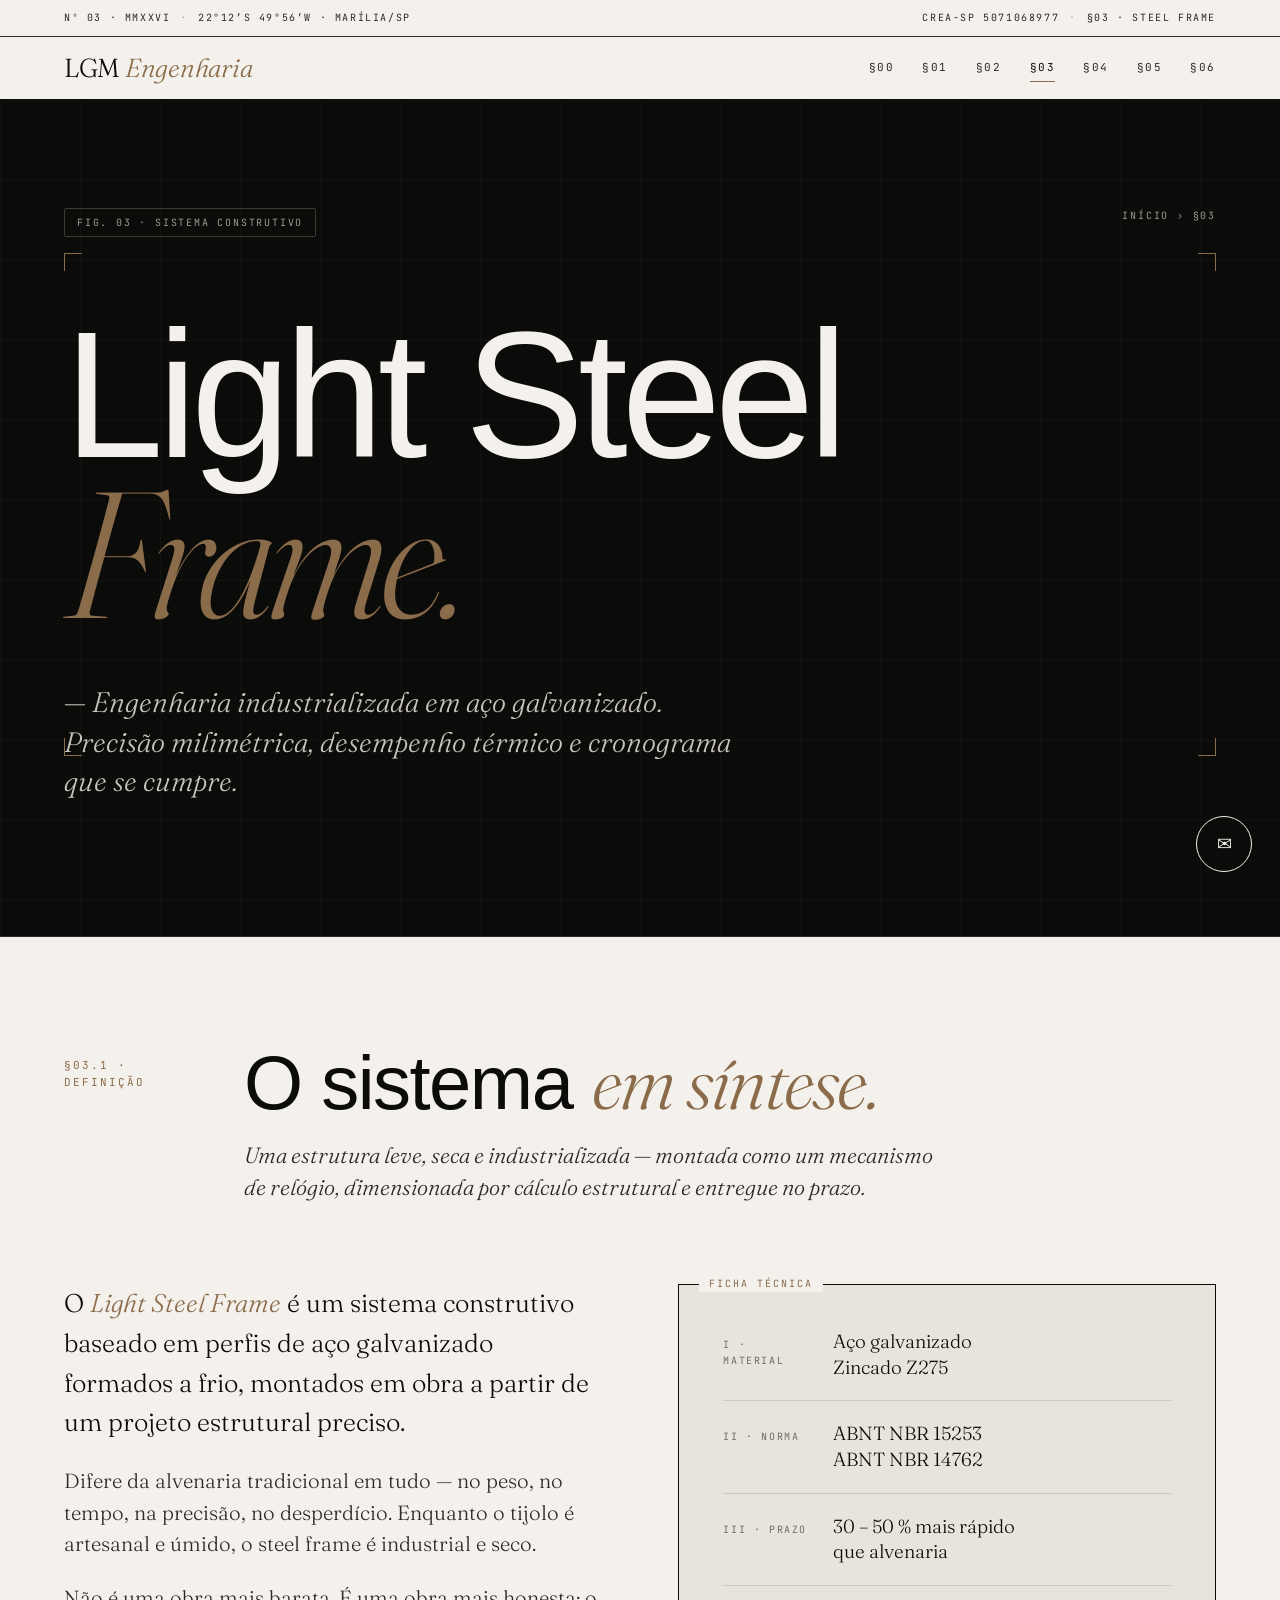
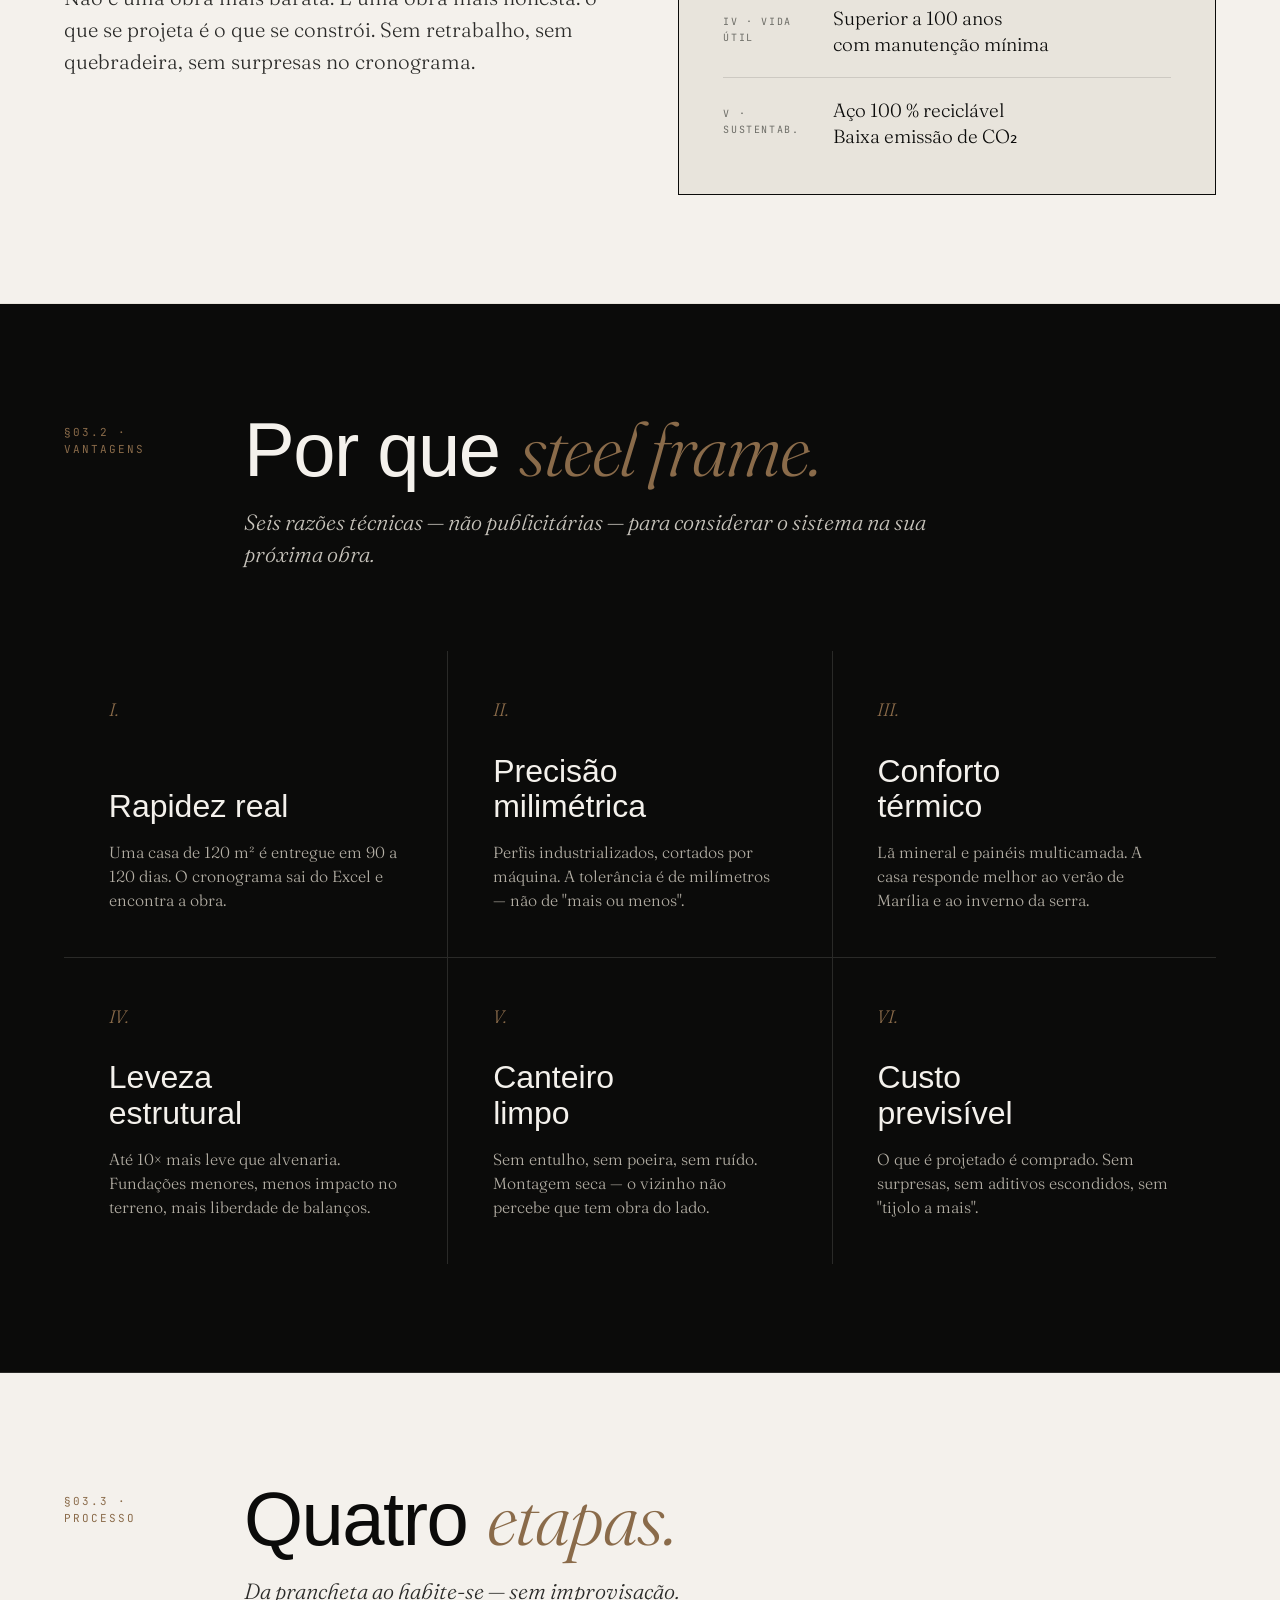
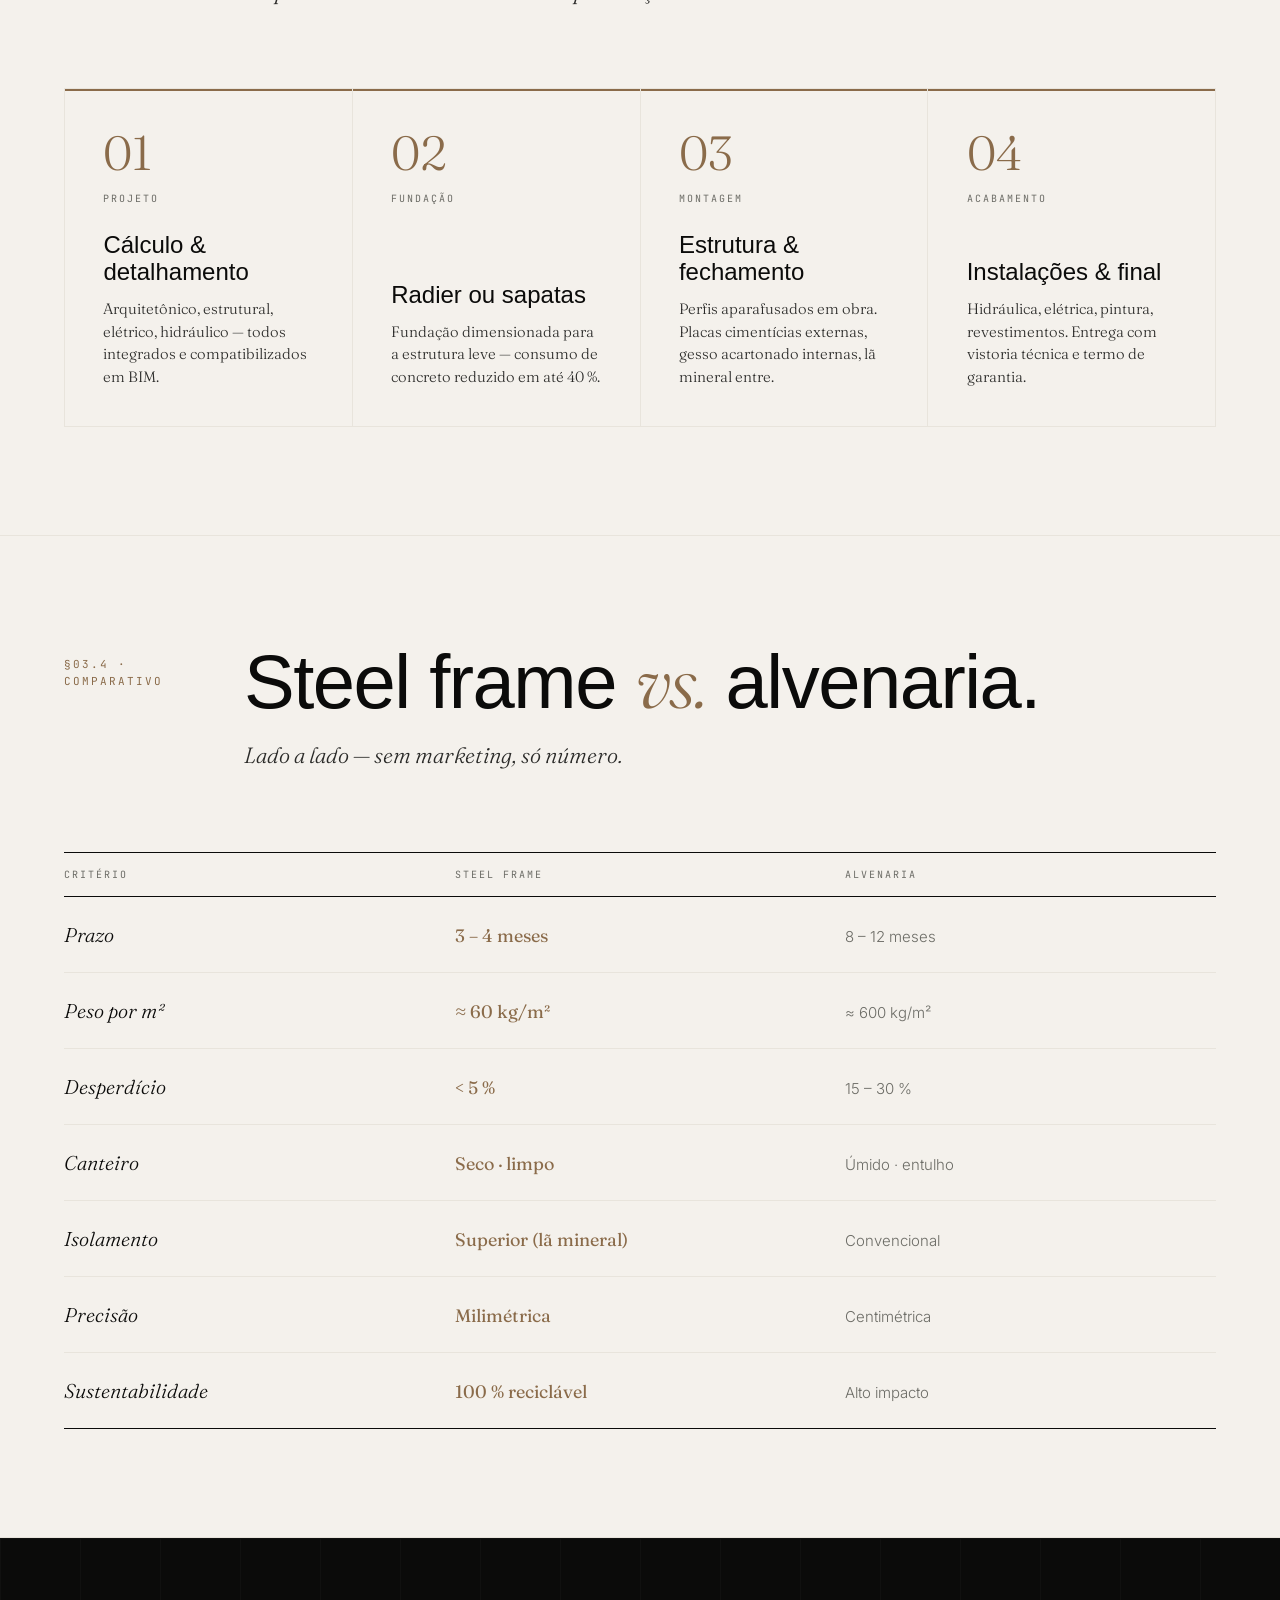
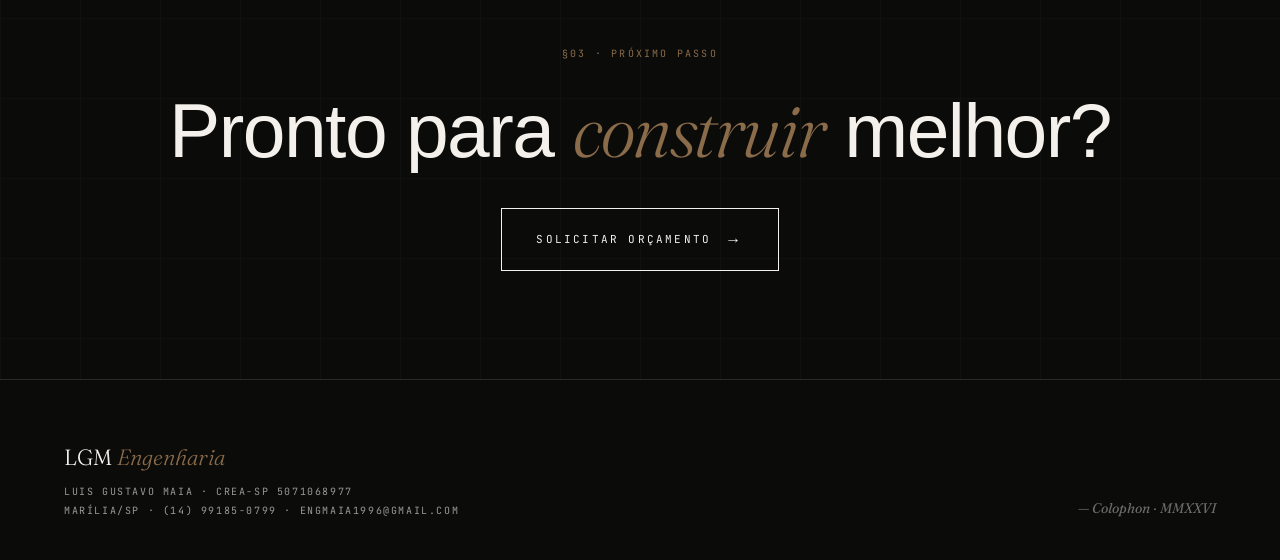
<file: steelframe.html>
<!DOCTYPE html>
<html lang="pt-BR">
<head>
<meta charset="UTF-8">
<meta name="viewport" content="width=device-width, initial-scale=1.0">
<title>§03 · Light Steel Frame — LGM Engenharia</title>
<meta name="description" content="Construção em Light Steel Frame com engenharia certificada. Sistema industrializado, preciso, rápido e sustentável.">
<link rel="preconnect" href="https://fonts.googleapis.com">
<link rel="preconnect" href="https://fonts.gstatic.com" crossorigin>
<link href="https://fonts.googleapis.com/css2?family=Fraunces:ital,opsz,wght@0,9..144,300;0,9..144,400;1,9..144,300;1,9..144,400&family=Inter:wght@300;400;500;600&family=JetBrains+Mono:wght@400;500&display=swap" rel="stylesheet">
<style>
*{margin:0;padding:0;box-sizing:border-box}
:root{
  --ink:#0B0B0A; --ink2:#2A2A28; --ink3:#6C6C66;
  --paper:#F4F1EC; --paper2:#E8E4DC; --terra:#8A6B4A;
  --D:'Fraunces','Gill Sans MT','Century Gothic',Georgia,serif;
  --S:'Gill Sans MT','Gill Sans','Century Gothic',Calibri,sans-serif;
  --B:'Inter','Segoe UI',system-ui,-apple-system,Arial,sans-serif;
  --M:'JetBrains Mono','Menlo','Consolas',monospace;
  --max:1480px; --pad:clamp(24px,5vw,80px);
}
html{scroll-behavior:smooth}
body{background:var(--paper);color:var(--ink);font-family:var(--B);font-size:15px;line-height:1.55;-webkit-font-smoothing:antialiased;overflow-x:hidden}
a{color:inherit;text-decoration:none}
.wrap{max-width:var(--max);margin:0 auto;padding:0 var(--pad)}

.masthead{border-bottom:1px solid var(--ink);background:var(--paper);position:sticky;top:0;z-index:50}
.mast-rail{display:flex;justify-content:space-between;align-items:center;padding:10px var(--pad);font-family:var(--M);font-size:10px;letter-spacing:.16em;text-transform:uppercase;color:var(--ink2);border-bottom:1px solid var(--ink2);max-width:var(--max);margin:0 auto}
.mast-rail .sep{opacity:.4;margin:0 10px}
.mast-main{display:flex;justify-content:space-between;align-items:center;padding:18px var(--pad);max-width:var(--max);margin:0 auto;gap:40px}
.mast-logo{font-family:var(--D);font-weight:300;font-size:26px;letter-spacing:-.01em;line-height:1}
.mast-logo em{font-style:italic;color:var(--terra);font-weight:300}
.mast-nav{display:flex;gap:28px;font-family:var(--M);font-size:11px;letter-spacing:.14em;text-transform:uppercase;color:var(--ink2)}
.mast-nav a{position:relative;padding:4px 0;transition:color .3s}
.mast-nav a:hover,.mast-nav a.active{color:var(--ink)}
.mast-nav a.active::after{content:'';position:absolute;bottom:-2px;left:0;right:0;height:1px;background:var(--terra)}
@media(max-width:860px){.mast-nav{display:none}.mast-rail .hide-sm{display:none}}

.hero{position:relative;padding:clamp(60px,12vh,140px) 0 clamp(80px,15vh,180px);background:var(--ink);color:var(--paper);overflow:hidden;border-bottom:1px solid var(--ink2)}
.hero::before{content:'';position:absolute;inset:0;background-image:linear-gradient(var(--ink2) 1px,transparent 1px),linear-gradient(90deg,var(--ink2) 1px,transparent 1px);background-size:80px 80px;opacity:.25;pointer-events:none}
.hero-inner{position:relative;max-width:var(--max);margin:0 auto;padding:0 var(--pad)}
.hero-top{display:flex;justify-content:space-between;font-family:var(--M);font-size:10px;letter-spacing:.18em;text-transform:uppercase;color:#9A9A94;margin-bottom:80px}
.hero-top .tag{border:1px solid #3A3A37;padding:6px 12px;border-radius:2px}
.hero-display{font-family:var(--S);font-weight:200;font-size:clamp(72px,14vw,220px);line-height:.88;letter-spacing:-.035em;color:var(--paper)}
.hero-display em{font-family:var(--D);font-style:italic;font-weight:300;color:var(--terra)}
.hero-lede{margin-top:48px;max-width:700px;font-family:var(--D);font-weight:300;font-style:italic;font-size:clamp(20px,2.2vw,28px);line-height:1.4;color:#C8C4BC}
.hero-inner::after{content:'';position:absolute;inset:clamp(20px,5vh,60px) var(--pad);pointer-events:none;
  background:
    linear-gradient(var(--terra),var(--terra)) left top/18px 1px no-repeat,
    linear-gradient(var(--terra),var(--terra)) left top/1px 18px no-repeat,
    linear-gradient(var(--terra),var(--terra)) right top/18px 1px no-repeat,
    linear-gradient(var(--terra),var(--terra)) right top/1px 18px no-repeat,
    linear-gradient(var(--terra),var(--terra)) left bottom/18px 1px no-repeat,
    linear-gradient(var(--terra),var(--terra)) left bottom/1px 18px no-repeat,
    linear-gradient(var(--terra),var(--terra)) right bottom/18px 1px no-repeat,
    linear-gradient(var(--terra),var(--terra)) right bottom/1px 18px no-repeat}

.sec{padding:clamp(80px,12vh,160px) 0;border-bottom:1px solid var(--paper2)}
.sec.dark{background:var(--ink);color:var(--paper);border-bottom-color:var(--ink2)}
.sec-head{display:grid;grid-template-columns:140px 1fr;gap:40px;margin-bottom:80px;align-items:start}
@media(max-width:860px){.sec-head{grid-template-columns:1fr;gap:16px}}
.sec-num{font-family:var(--M);font-size:11px;letter-spacing:.18em;text-transform:uppercase;color:var(--terra);padding-top:12px}
.sec-title{font-family:var(--S);font-weight:200;font-size:clamp(40px,6vw,76px);line-height:.98;letter-spacing:-.02em}
.sec-title em{font-family:var(--D);font-style:italic;font-weight:300;color:var(--terra)}
.sec-sub{margin-top:20px;font-family:var(--D);font-weight:300;font-style:italic;font-size:clamp(17px,2vw,22px);line-height:1.45;color:var(--ink2);max-width:700px}
.sec.dark .sec-sub{color:#C8C4BC}

/* O QUE É — two col */
.def-grid{display:grid;grid-template-columns:1fr 1fr;gap:clamp(40px,6vw,100px);align-items:start}
@media(max-width:1000px){.def-grid{grid-template-columns:1fr}}
.def-text p{font-family:var(--D);font-weight:300;font-size:clamp(18px,1.6vw,22px);line-height:1.55;color:var(--ink2);margin-bottom:22px}
.def-text p:first-of-type{font-size:clamp(22px,2vw,28px);color:var(--ink)}
.def-spec{border:1px solid var(--ink);padding:clamp(28px,4vw,44px);position:relative;background:var(--paper2)}
.def-spec::before{content:'FICHA TÉCNICA';position:absolute;top:-9px;left:20px;background:var(--paper);padding:0 10px;font-family:var(--M);font-size:10px;letter-spacing:.2em;color:var(--terra)}
.def-item{padding:20px 0;border-bottom:1px solid rgba(11,11,10,.12);display:grid;grid-template-columns:90px 1fr;gap:20px;align-items:baseline}
.def-item:last-child{border-bottom:none;padding-bottom:0}
.def-item:first-child{padding-top:0}
.def-key{font-family:var(--M);font-size:10px;letter-spacing:.16em;text-transform:uppercase;color:var(--ink3)}
.def-val{font-family:var(--D);font-weight:300;font-size:19px;line-height:1.35}

/* VANTAGENS — 6 cards on dark */
.adv-grid{display:grid;grid-template-columns:repeat(3,1fr);gap:1px;background:var(--ink2)}
@media(max-width:1000px){.adv-grid{grid-template-columns:repeat(2,1fr)}}
@media(max-width:560px){.adv-grid{grid-template-columns:1fr}}
.adv-card{background:var(--ink);padding:clamp(30px,3.5vw,48px);min-height:280px;display:flex;flex-direction:column;justify-content:space-between;transition:background .3s}
.adv-card:hover{background:#15150F}
.adv-rom{font-family:var(--D);font-style:italic;font-weight:300;font-size:18px;color:var(--terra)}
.adv-title{font-family:var(--S);font-weight:300;font-size:clamp(24px,2.5vw,32px);line-height:1.1;color:var(--paper);margin-top:30px}
.adv-desc{font-family:var(--D);font-weight:300;font-size:16px;line-height:1.5;color:#B4AFA5;margin-top:16px}

/* PROCESSO — horizontal timeline */
.proc{display:grid;grid-template-columns:repeat(4,1fr);gap:1px;background:var(--paper2);border:1px solid var(--paper2)}
@media(max-width:860px){.proc{grid-template-columns:repeat(2,1fr)}}
@media(max-width:560px){.proc{grid-template-columns:1fr}}
.proc-step{background:var(--paper);padding:clamp(28px,3vw,44px);min-height:260px;display:flex;flex-direction:column;justify-content:space-between;border-top:2px solid var(--terra)}
.proc-num{font-family:var(--D);font-weight:300;font-size:48px;line-height:1;color:var(--terra)}
.proc-label{font-family:var(--M);font-size:10px;letter-spacing:.2em;text-transform:uppercase;color:var(--ink3);margin-top:14px}
.proc-title{font-family:var(--S);font-weight:300;font-size:24px;line-height:1.15;margin-top:24px}
.proc-desc{font-family:var(--D);font-weight:300;font-size:15px;line-height:1.5;color:var(--ink2);margin-top:12px}

/* COMPARAÇÃO — tabela editorial */
.comp-table{border-top:1px solid var(--ink);border-bottom:1px solid var(--ink)}
.comp-row{display:grid;grid-template-columns:1fr 1fr 1fr;padding:22px 0;border-bottom:1px solid var(--paper2);align-items:baseline;gap:20px}
.comp-row:last-child{border-bottom:none}
.comp-row.head{font-family:var(--M);font-size:10px;letter-spacing:.2em;text-transform:uppercase;color:var(--ink3);border-bottom:1px solid var(--ink);padding:14px 0}
.comp-cat{font-family:var(--D);font-weight:300;font-size:20px;font-style:italic;color:var(--ink)}
.comp-sf{font-family:var(--D);font-weight:400;font-size:18px;color:var(--terra)}
.comp-alv{font-family:var(--B);font-weight:300;font-size:15px;color:var(--ink3)}

/* CTA */
.cta-section{padding:clamp(80px,12vh,140px) 0;background:var(--ink);color:var(--paper);text-align:center;position:relative;overflow:hidden}
.cta-section::before{content:'';position:absolute;inset:0;background-image:linear-gradient(var(--ink2) 1px,transparent 1px),linear-gradient(90deg,var(--ink2) 1px,transparent 1px);background-size:80px 80px;opacity:.2}
.cta-section .wrap{position:relative}
.cta-tag{font-family:var(--M);font-size:10px;letter-spacing:.22em;text-transform:uppercase;color:var(--terra);margin-bottom:30px}
.cta-title{font-family:var(--S);font-weight:200;font-size:clamp(40px,6vw,80px);line-height:.98;letter-spacing:-.02em;margin-bottom:40px}
.cta-title em{font-family:var(--D);font-style:italic;font-weight:300;color:var(--terra)}
.cta-btn{display:inline-flex;align-items:center;gap:14px;padding:18px 34px;border:1px solid var(--paper);font-family:var(--M);font-size:11px;letter-spacing:.2em;text-transform:uppercase;transition:background .3s,color .3s}
.cta-btn::after{content:'→';font-family:var(--D);font-size:16px;transition:transform .3s}
.cta-btn:hover{background:var(--paper);color:var(--ink)}
.cta-btn:hover::after{transform:translateX(6px)}

.colophon{padding:60px var(--pad) 40px;background:var(--ink);color:#9A9A94;border-top:1px solid var(--ink2)}
.col-inner{max-width:var(--max);margin:0 auto;display:grid;grid-template-columns:1fr auto;gap:30px;align-items:end}
@media(max-width:860px){.col-inner{grid-template-columns:1fr}}
.col-logo{font-family:var(--D);font-weight:300;font-size:22px;color:var(--paper);margin-bottom:8px}
.col-logo em{font-style:italic;color:var(--terra)}
.col-meta{font-family:var(--M);font-size:10px;letter-spacing:.16em;text-transform:uppercase;line-height:1.9}
.col-rom{font-family:var(--D);font-style:italic;font-size:14px;color:var(--ink3);text-align:right}
@media(max-width:860px){.col-rom{text-align:left}}

.wa-float{position:fixed;bottom:28px;right:28px;width:56px;height:56px;background:var(--ink);color:var(--paper);border-radius:50%;display:flex;align-items:center;justify-content:center;font-family:var(--M);font-size:18px;z-index:90;border:1px solid var(--paper);transition:background .3s,transform .3s}
.wa-float:hover{background:var(--terra);transform:scale(1.08)}

.reveal{opacity:0;transform:translateY(24px);transition:opacity .9s cubic-bezier(.22,1,.36,1),transform .9s cubic-bezier(.22,1,.36,1)}
.reveal.in{opacity:1;transform:none}
.d1{transition-delay:.06s}.d2{transition-delay:.12s}.d3{transition-delay:.18s}.d4{transition-delay:.24s}.d5{transition-delay:.3s}.d6{transition-delay:.36s}
</style>
</head>
<body>

<header class="masthead">
  <div class="mast-rail">
    <div><span>Nº 03 · MMXXVI</span><span class="sep">·</span><span class="hide-sm">22°12′S 49°56′W · MARÍLIA/SP</span></div>
    <div><span class="hide-sm">CREA-SP 5071068977</span><span class="sep hide-sm">·</span><span>§03 · STEEL FRAME</span></div>
  </div>
  <div class="mast-main">
    <a href="index.html" class="mast-logo">LGM <em>Engenharia</em></a>
    <nav class="mast-nav">
      <a href="index.html">§00</a>
      <a href="sobre.html">§01</a>
      <a href="servicos.html">§02</a>
      <a href="steelframe.html" class="active">§03</a>
      <a href="projetos.html">§04</a>
      <a href="blog.html">§05</a>
      <a href="orcamento.html">§06</a>
    </nav>
  </div>
</header>

<section class="hero">
  <div class="hero-inner">
    <div class="hero-top">
      <div class="tag">Fig. 03 · Sistema construtivo</div>
      <div>Início › §03</div>
    </div>
    <h1 class="hero-display">Light Steel<br><em>Frame.</em></h1>
    <p class="hero-lede">— Engenharia industrializada em aço galvanizado. Precisão milimétrica, desempenho térmico e cronograma que se cumpre.</p>
  </div>
</section>

<!-- §03.1 O QUE É -->
<section class="sec">
  <div class="wrap">
    <div class="sec-head">
      <div class="sec-num reveal">§03.1 · Definição</div>
      <div>
        <h2 class="sec-title reveal d1">O sistema <em>em síntese.</em></h2>
        <p class="sec-sub reveal d2">Uma estrutura leve, seca e industrializada — montada como um mecanismo de relógio, dimensionada por cálculo estrutural e entregue no prazo.</p>
      </div>
    </div>
    <div class="def-grid">
      <div class="def-text reveal d1">
        <p>O <em style="font-style:italic;color:var(--terra)">Light Steel Frame</em> é um sistema construtivo baseado em perfis de aço galvanizado formados a frio, montados em obra a partir de um projeto estrutural preciso.</p>
        <p>Difere da alvenaria tradicional em tudo — no peso, no tempo, na precisão, no desperdício. Enquanto o tijolo é artesanal e úmido, o steel frame é industrial e seco.</p>
        <p>Não é uma obra mais barata. É uma obra mais honesta: o que se projeta é o que se constrói. Sem retrabalho, sem quebradeira, sem surpresas no cronograma.</p>
      </div>
      <div class="def-spec reveal d2">
        <div class="def-item"><div class="def-key">I · Material</div><div class="def-val">Aço galvanizado<br>Zincado Z275</div></div>
        <div class="def-item"><div class="def-key">II · Norma</div><div class="def-val">ABNT NBR 15253<br>ABNT NBR 14762</div></div>
        <div class="def-item"><div class="def-key">III · Prazo</div><div class="def-val">30 – 50 % mais rápido<br>que alvenaria</div></div>
        <div class="def-item"><div class="def-key">IV · Vida útil</div><div class="def-val">Superior a 100 anos<br>com manutenção mínima</div></div>
        <div class="def-item"><div class="def-key">V · Sustentab.</div><div class="def-val">Aço 100 % reciclável<br>Baixa emissão de CO₂</div></div>
      </div>
    </div>
  </div>
</section>

<!-- §03.2 VANTAGENS -->
<section class="sec dark">
  <div class="wrap">
    <div class="sec-head">
      <div class="sec-num reveal" style="color:var(--terra)">§03.2 · Vantagens</div>
      <div>
        <h2 class="sec-title reveal d1">Por que <em>steel frame.</em></h2>
        <p class="sec-sub reveal d2">Seis razões técnicas — não publicitárias — para considerar o sistema na sua próxima obra.</p>
      </div>
    </div>
  </div>
  <div class="wrap" style="padding:0 var(--pad)">
    <div class="adv-grid">
      <div class="adv-card reveal d1">
        <div class="adv-rom">I.</div>
        <div><div class="adv-title">Rapidez real</div><p class="adv-desc">Uma casa de 120 m² é entregue em 90 a 120 dias. O cronograma sai do Excel e encontra a obra.</p></div>
      </div>
      <div class="adv-card reveal d2">
        <div class="adv-rom">II.</div>
        <div><div class="adv-title">Precisão<br>milimétrica</div><p class="adv-desc">Perfis industrializados, cortados por máquina. A tolerância é de milímetros — não de "mais ou menos".</p></div>
      </div>
      <div class="adv-card reveal d3">
        <div class="adv-rom">III.</div>
        <div><div class="adv-title">Conforto<br>térmico</div><p class="adv-desc">Lã mineral e painéis multicamada. A casa responde melhor ao verão de Marília e ao inverno da serra.</p></div>
      </div>
      <div class="adv-card reveal d4">
        <div class="adv-rom">IV.</div>
        <div><div class="adv-title">Leveza<br>estrutural</div><p class="adv-desc">Até 10× mais leve que alvenaria. Fundações menores, menos impacto no terreno, mais liberdade de balanços.</p></div>
      </div>
      <div class="adv-card reveal d5">
        <div class="adv-rom">V.</div>
        <div><div class="adv-title">Canteiro<br>limpo</div><p class="adv-desc">Sem entulho, sem poeira, sem ruído. Montagem seca — o vizinho não percebe que tem obra do lado.</p></div>
      </div>
      <div class="adv-card reveal d6">
        <div class="adv-rom">VI.</div>
        <div><div class="adv-title">Custo<br>previsível</div><p class="adv-desc">O que é projetado é comprado. Sem surpresas, sem aditivos escondidos, sem "tijolo a mais".</p></div>
      </div>
    </div>
  </div>
</section>

<!-- §03.3 PROCESSO -->
<section class="sec">
  <div class="wrap">
    <div class="sec-head">
      <div class="sec-num reveal">§03.3 · Processo</div>
      <div>
        <h2 class="sec-title reveal d1">Quatro <em>etapas.</em></h2>
        <p class="sec-sub reveal d2">Da prancheta ao habite-se — sem improvisação.</p>
      </div>
    </div>
    <div class="proc">
      <div class="proc-step reveal d1">
        <div><div class="proc-num">01</div><div class="proc-label">Projeto</div></div>
        <div><div class="proc-title">Cálculo &amp; detalhamento</div><p class="proc-desc">Arquitetônico, estrutural, elétrico, hidráulico — todos integrados e compatibilizados em BIM.</p></div>
      </div>
      <div class="proc-step reveal d2">
        <div><div class="proc-num">02</div><div class="proc-label">Fundação</div></div>
        <div><div class="proc-title">Radier ou sapatas</div><p class="proc-desc">Fundação dimensionada para a estrutura leve — consumo de concreto reduzido em até 40 %.</p></div>
      </div>
      <div class="proc-step reveal d3">
        <div><div class="proc-num">03</div><div class="proc-label">Montagem</div></div>
        <div><div class="proc-title">Estrutura &amp; fechamento</div><p class="proc-desc">Perfis aparafusados em obra. Placas cimentícias externas, gesso acartonado internas, lã mineral entre.</p></div>
      </div>
      <div class="proc-step reveal d4">
        <div><div class="proc-num">04</div><div class="proc-label">Acabamento</div></div>
        <div><div class="proc-title">Instalações &amp; final</div><p class="proc-desc">Hidráulica, elétrica, pintura, revestimentos. Entrega com vistoria técnica e termo de garantia.</p></div>
      </div>
    </div>
  </div>
</section>

<!-- §03.4 COMPARAÇÃO -->
<section class="sec">
  <div class="wrap">
    <div class="sec-head">
      <div class="sec-num reveal">§03.4 · Comparativo</div>
      <div>
        <h2 class="sec-title reveal d1">Steel frame <em>vs.</em> alvenaria.</h2>
        <p class="sec-sub reveal d2">Lado a lado — sem marketing, só número.</p>
      </div>
    </div>
    <div class="comp-table reveal d1">
      <div class="comp-row head"><div>Critério</div><div>Steel Frame</div><div>Alvenaria</div></div>
      <div class="comp-row"><div class="comp-cat">Prazo</div><div class="comp-sf">3 – 4 meses</div><div class="comp-alv">8 – 12 meses</div></div>
      <div class="comp-row"><div class="comp-cat">Peso por m²</div><div class="comp-sf">≈ 60 kg/m²</div><div class="comp-alv">≈ 600 kg/m²</div></div>
      <div class="comp-row"><div class="comp-cat">Desperdício</div><div class="comp-sf">&lt; 5 %</div><div class="comp-alv">15 – 30 %</div></div>
      <div class="comp-row"><div class="comp-cat">Canteiro</div><div class="comp-sf">Seco · limpo</div><div class="comp-alv">Úmido · entulho</div></div>
      <div class="comp-row"><div class="comp-cat">Isolamento</div><div class="comp-sf">Superior (lã mineral)</div><div class="comp-alv">Convencional</div></div>
      <div class="comp-row"><div class="comp-cat">Precisão</div><div class="comp-sf">Milimétrica</div><div class="comp-alv">Centimétrica</div></div>
      <div class="comp-row"><div class="comp-cat">Sustentabilidade</div><div class="comp-sf">100 % reciclável</div><div class="comp-alv">Alto impacto</div></div>
    </div>
  </div>
</section>

<section class="cta-section">
  <div class="wrap">
    <div class="cta-tag reveal">§03 · próximo passo</div>
    <h2 class="cta-title reveal d1">Pronto para <em>construir</em> melhor?</h2>
    <a href="orcamento.html" class="cta-btn reveal d2">Solicitar orçamento</a>
  </div>
</section>

<footer class="colophon">
  <div class="col-inner">
    <div>
      <div class="col-logo">LGM <em>Engenharia</em></div>
      <div class="col-meta">
        Luis Gustavo Maia · CREA-SP 5071068977<br>
        Marília/SP · (14) 99185-0799 · engmaia1996@gmail.com
      </div>
    </div>
    <div class="col-rom">— Colophon · MMXXVI</div>
  </div>
</footer>

<a href="https://wa.me/5514991850799" target="_blank" class="wa-float" aria-label="WhatsApp">✉</a>

<script>
  const io = new IntersectionObserver((e)=>{e.forEach(x=>{if(x.isIntersecting){x.target.classList.add('in');io.unobserve(x.target)}})},{threshold:.12});
  document.querySelectorAll('.reveal').forEach(el=>io.observe(el));
</script>
</body>
</html>
</file>
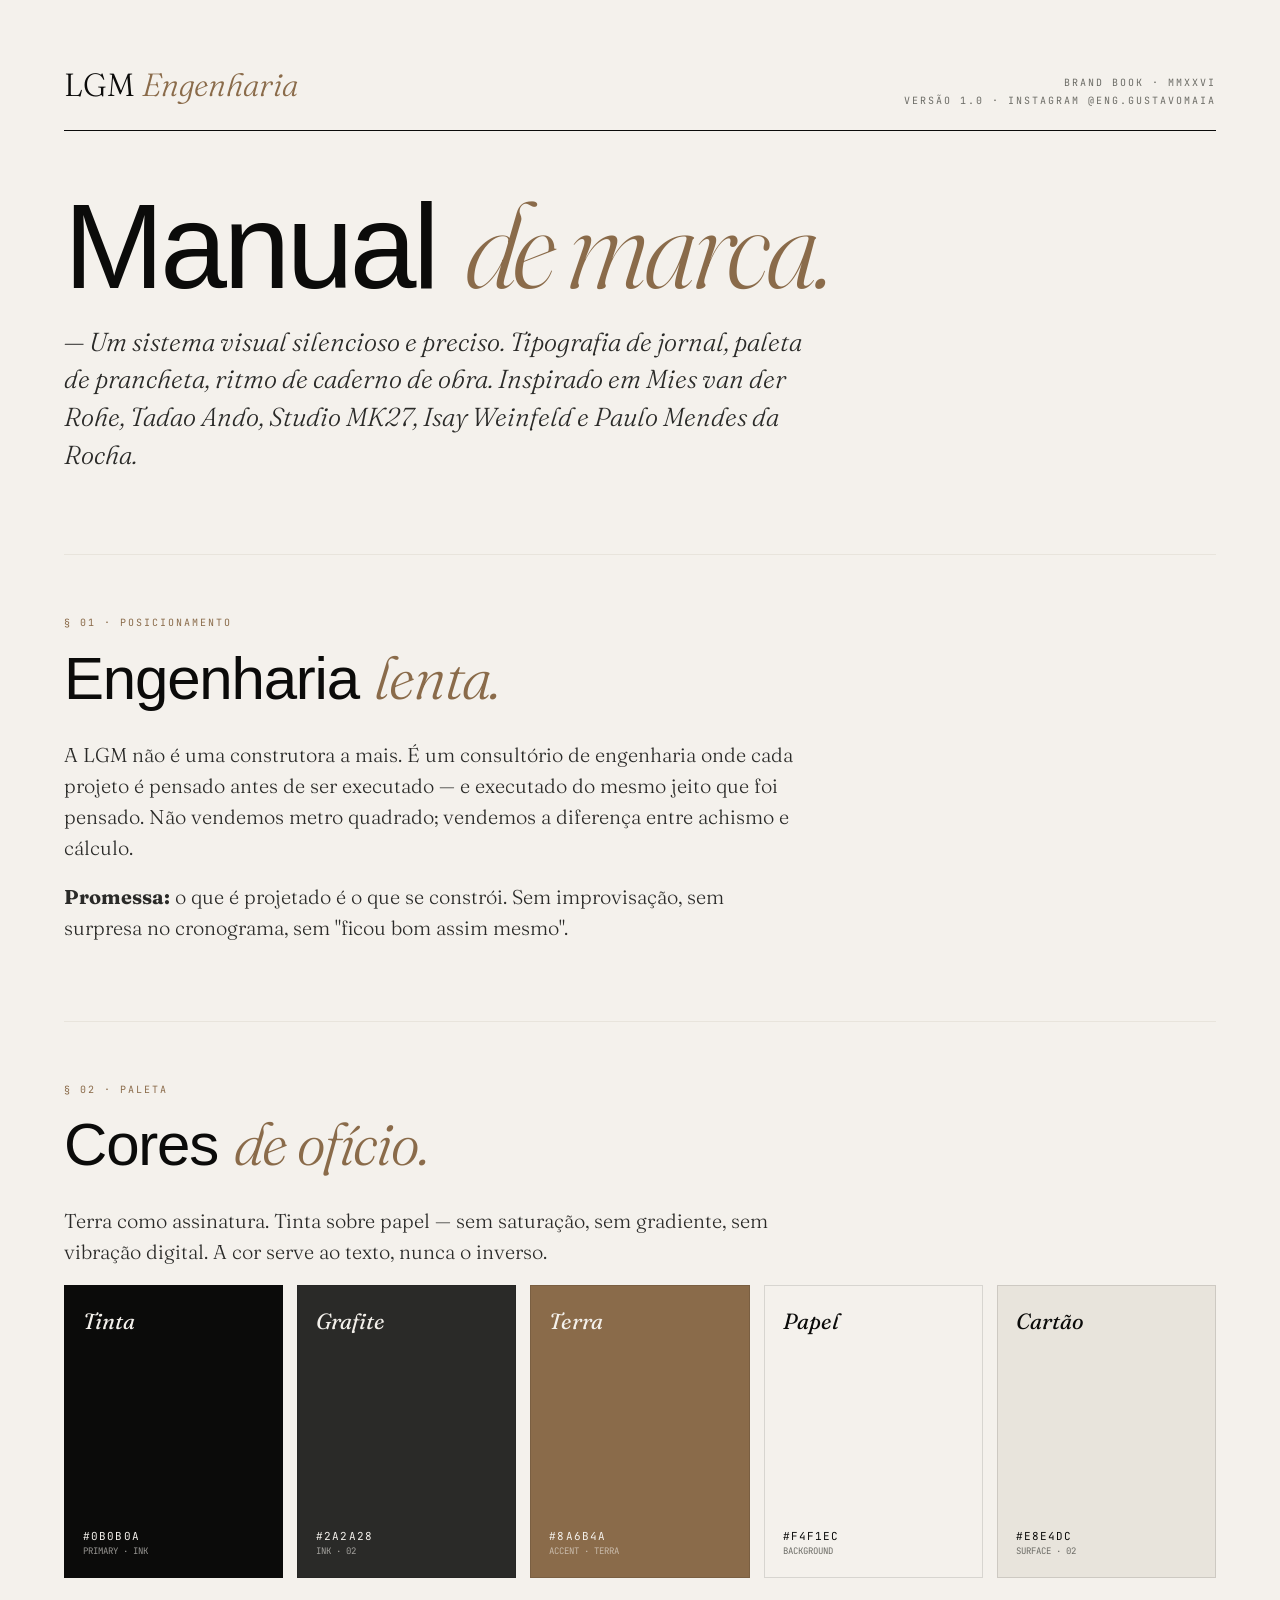
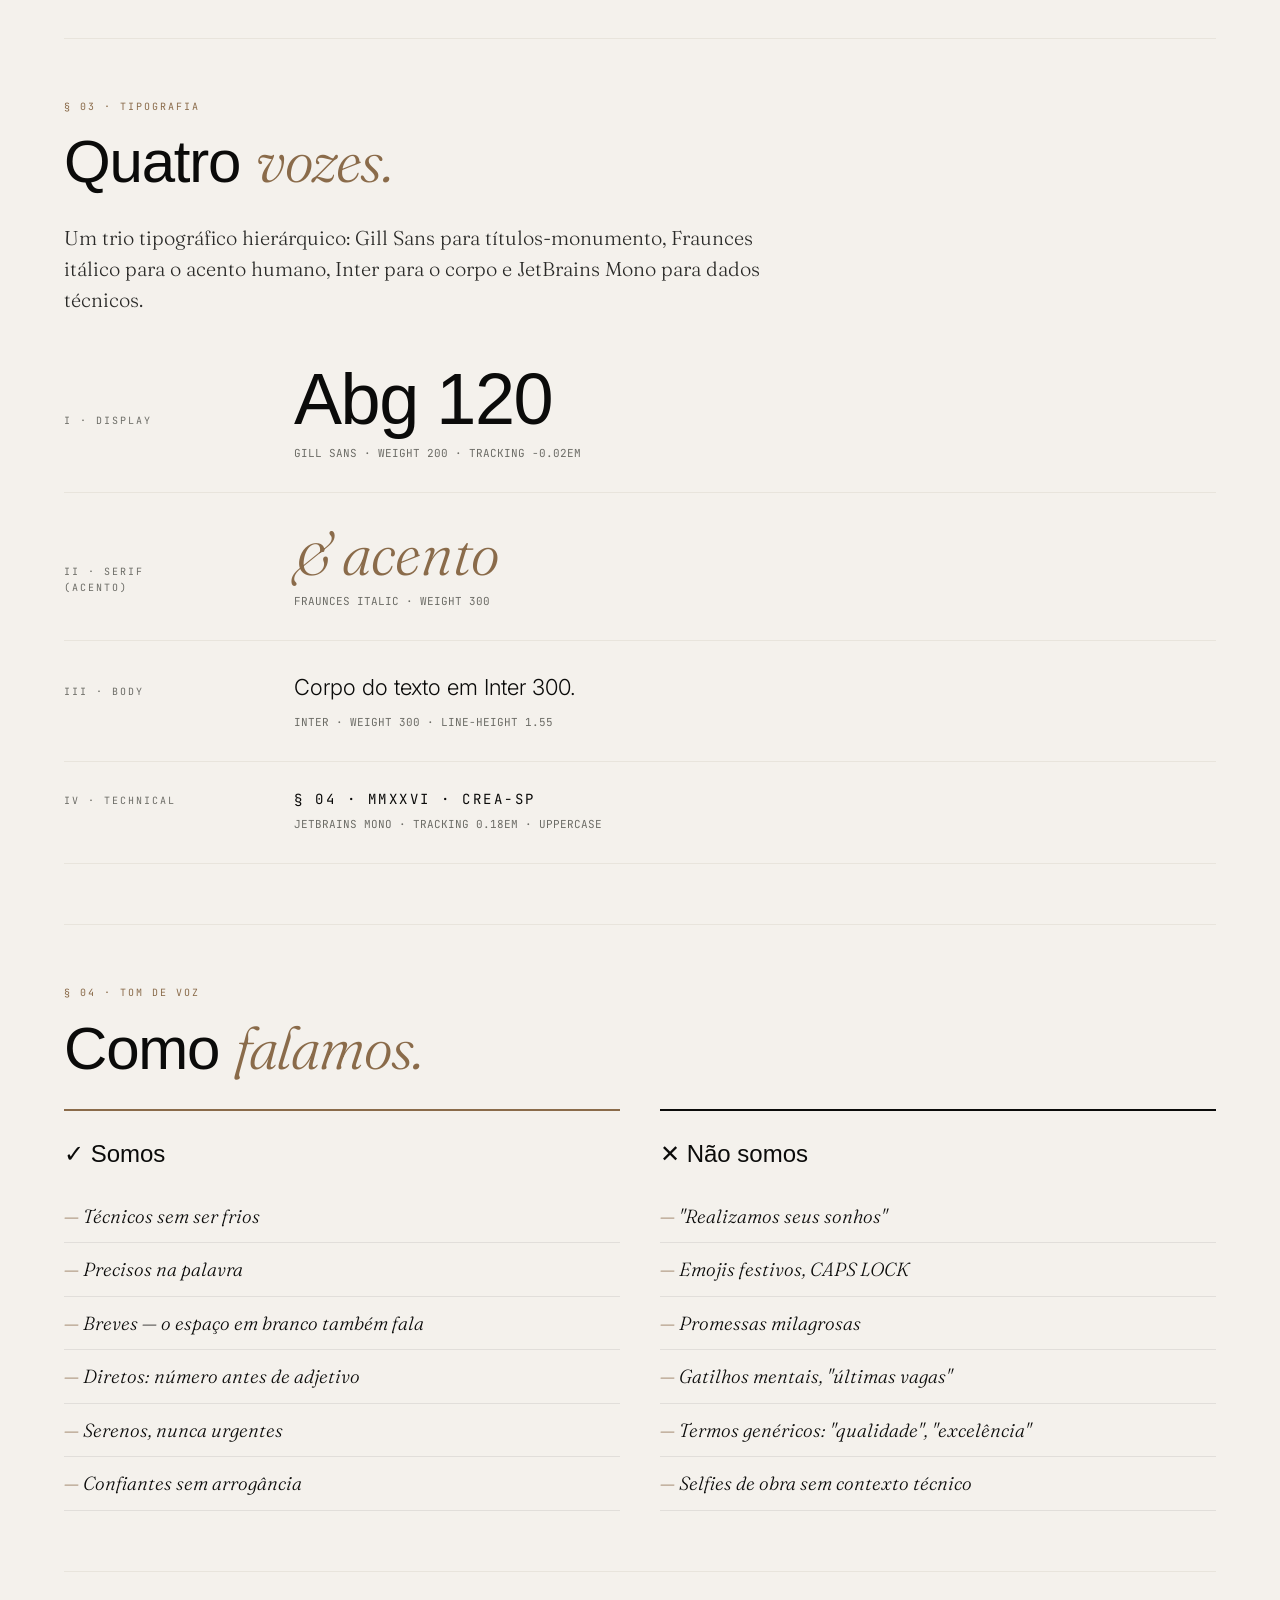
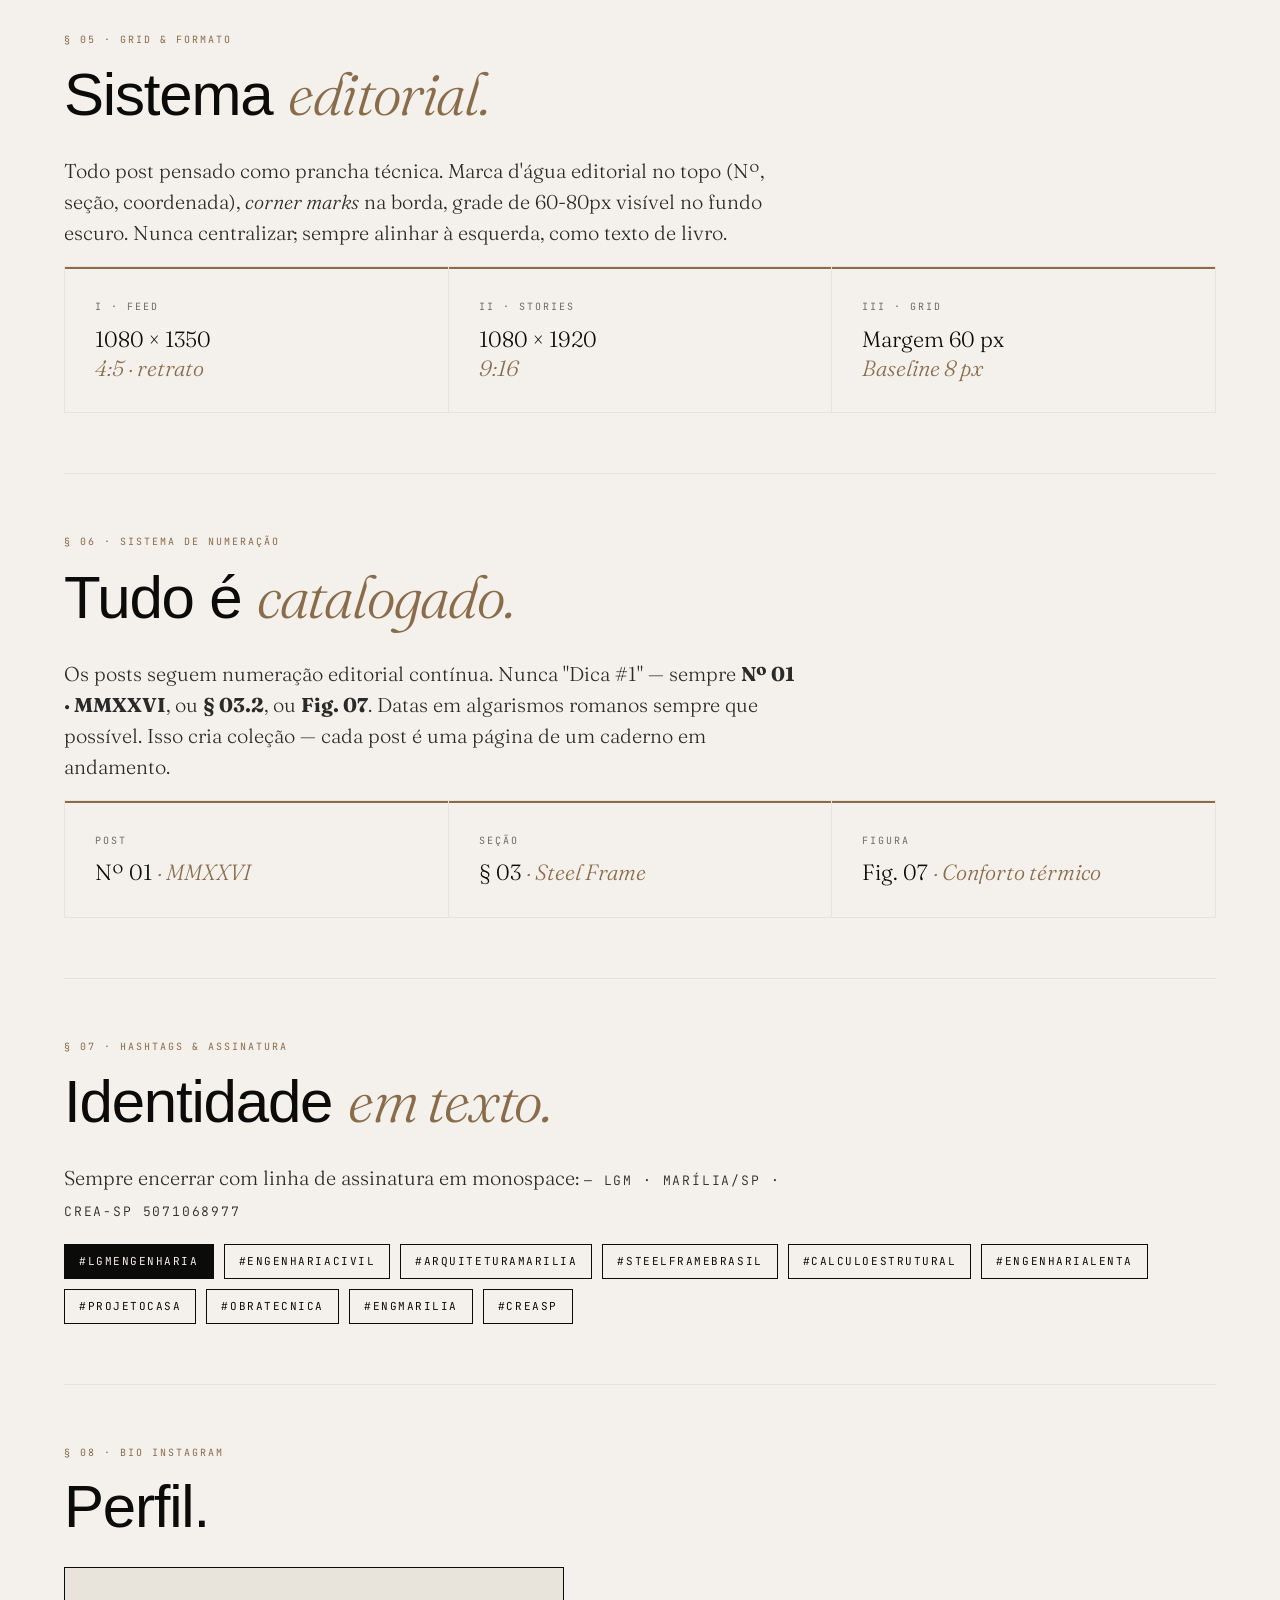
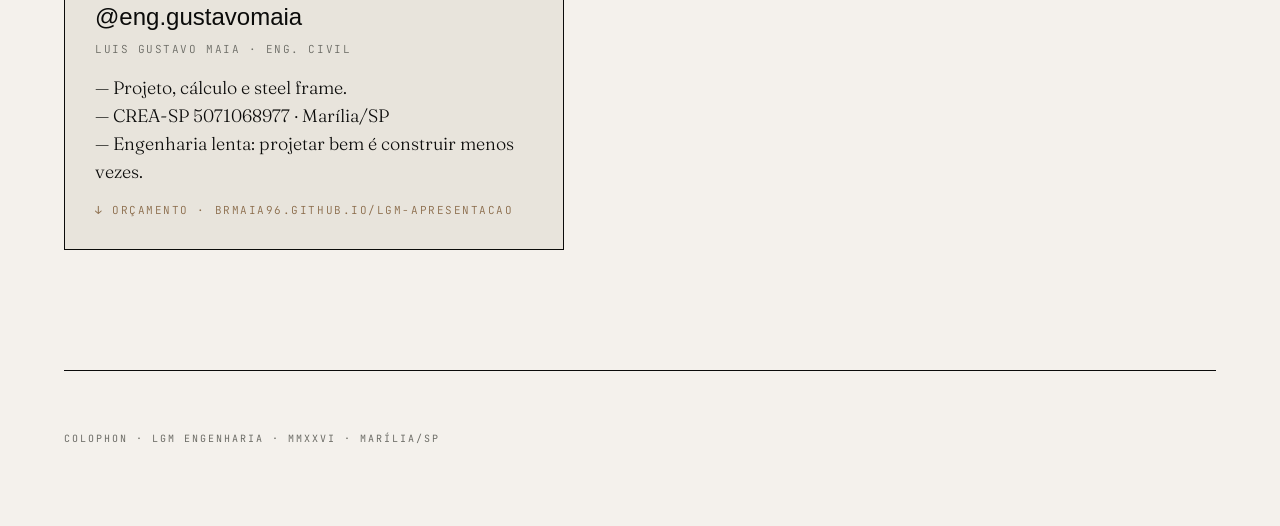
<file: instagram/branding.html>
<!DOCTYPE html>
<html lang="pt-BR">
<head>
<meta charset="UTF-8">
<meta name="viewport" content="width=device-width, initial-scale=1.0">
<title>Brand Book · LGM Engenharia</title>
<link rel="preconnect" href="https://fonts.googleapis.com">
<link rel="preconnect" href="https://fonts.gstatic.com" crossorigin>
<link href="https://fonts.googleapis.com/css2?family=Fraunces:ital,opsz,wght@0,9..144,300;0,9..144,400;1,9..144,300;1,9..144,400&family=Inter:wght@300;400;500;600&family=JetBrains+Mono:wght@400;500&display=swap" rel="stylesheet">
<style>
*{margin:0;padding:0;box-sizing:border-box}
:root{
  --ink:#0B0B0A; --ink2:#2A2A28; --ink3:#6C6C66;
  --paper:#F4F1EC; --paper2:#E8E4DC; --terra:#8A6B4A;
  --D:'Fraunces',Georgia,serif;
  --S:'Gill Sans MT','Century Gothic',sans-serif;
  --B:'Inter',system-ui,sans-serif;
  --M:'JetBrains Mono',monospace;
}
body{background:var(--paper);color:var(--ink);font-family:var(--B);font-size:15px;line-height:1.55;padding:60px clamp(20px,5vw,80px)}
.wrap{max-width:1200px;margin:0 auto}
.mast{border-bottom:1px solid var(--ink);padding-bottom:20px;margin-bottom:60px;display:flex;justify-content:space-between;align-items:end;flex-wrap:wrap;gap:20px}
.logo{font-family:var(--D);font-weight:300;font-size:32px}.logo em{font-style:italic;color:var(--terra)}
.mast-meta{font-family:var(--M);font-size:10px;letter-spacing:.2em;text-transform:uppercase;color:var(--ink3);text-align:right;line-height:1.8}
h1{font-family:var(--S);font-weight:200;font-size:clamp(56px,10vw,120px);line-height:.9;letter-spacing:-.03em;margin-bottom:24px}
h1 em{font-family:var(--D);font-style:italic;color:var(--terra);font-weight:300}
.lede{font-family:var(--D);font-weight:300;font-style:italic;font-size:clamp(20px,2.2vw,26px);line-height:1.45;color:var(--ink2);max-width:740px;margin-bottom:80px}
.sec{padding:60px 0;border-top:1px solid var(--paper2)}
.sec-num{font-family:var(--M);font-size:10px;letter-spacing:.2em;text-transform:uppercase;color:var(--terra);margin-bottom:16px}
.sec h2{font-family:var(--S);font-weight:200;font-size:clamp(36px,5vw,60px);line-height:1;letter-spacing:-.02em;margin-bottom:30px}
.sec h2 em{font-family:var(--D);font-style:italic;color:var(--terra);font-weight:300}
.sec p{font-family:var(--D);font-weight:300;font-size:clamp(17px,1.8vw,20px);line-height:1.55;color:var(--ink2);max-width:740px;margin-bottom:18px}

/* palette */
.pal{display:grid;grid-template-columns:repeat(5,1fr);gap:14px}
@media(max-width:860px){.pal{grid-template-columns:repeat(2,1fr)}}
.pal .sw{aspect-ratio:3/4;border:1px solid rgba(11,11,10,.12);padding:18px;display:flex;flex-direction:column;justify-content:space-between}
.pal .sw .hex{font-family:var(--M);font-size:11px;letter-spacing:.1em}
.pal .sw .name{font-family:var(--D);font-style:italic;font-size:22px}
.sw-ink{background:var(--ink);color:var(--paper)}
.sw-ink2{background:var(--ink2);color:var(--paper)}
.sw-terra{background:var(--terra);color:var(--paper)}
.sw-paper{background:var(--paper);color:var(--ink)}
.sw-paper2{background:var(--paper2);color:var(--ink)}

/* type */
.type-row{padding:30px 0;border-bottom:1px solid var(--paper2);display:grid;grid-template-columns:200px 1fr;gap:30px;align-items:baseline}
@media(max-width:860px){.type-row{grid-template-columns:1fr}}
.type-key{font-family:var(--M);font-size:10px;letter-spacing:.2em;text-transform:uppercase;color:var(--ink3)}
.type-sample{line-height:1}
.ts-display{font-family:var(--S);font-weight:200;font-size:72px;letter-spacing:-.02em}
.ts-serif{font-family:var(--D);font-style:italic;font-weight:300;font-size:60px;color:var(--terra)}
.ts-body{font-family:var(--B);font-weight:300;font-size:22px;line-height:1.5}
.ts-mono{font-family:var(--M);font-size:14px;letter-spacing:.18em;text-transform:uppercase}

/* voice */
.voice-grid{display:grid;grid-template-columns:1fr 1fr;gap:40px}
@media(max-width:860px){.voice-grid{grid-template-columns:1fr}}
.voice-col{border-top:2px solid var(--terra);padding-top:24px}
.voice-col.no{border-top-color:var(--ink)}
.voice-col h3{font-family:var(--S);font-weight:300;font-size:24px;margin-bottom:18px}
.voice-col ul{list-style:none}
.voice-col li{font-family:var(--D);font-weight:300;font-style:italic;font-size:19px;line-height:1.5;padding:12px 0;border-bottom:1px solid rgba(11,11,10,.08)}
.voice-col li:before{content:'— ';color:var(--terra)}

/* specs */
.specs{display:grid;grid-template-columns:repeat(3,1fr);gap:1px;background:var(--paper2);border:1px solid var(--paper2)}
@media(max-width:860px){.specs{grid-template-columns:1fr}}
.spec{background:var(--paper);padding:30px;border-top:2px solid var(--terra)}
.spec-k{font-family:var(--M);font-size:10px;letter-spacing:.2em;text-transform:uppercase;color:var(--ink3);margin-bottom:10px}
.spec-v{font-family:var(--D);font-weight:300;font-size:22px;line-height:1.3}
.spec-v em{font-style:italic;color:var(--terra)}

/* hashtags */
.tags{display:flex;flex-wrap:wrap;gap:10px;margin-top:20px}
.tag{padding:8px 14px;border:1px solid var(--ink);font-family:var(--M);font-size:11px;letter-spacing:.14em;text-transform:uppercase}
.tag.p{background:var(--ink);color:var(--paper)}
</style>
</head>
<body>
<div class="wrap">
  <div class="mast">
    <div class="logo">LGM <em>Engenharia</em></div>
    <div class="mast-meta">
      Brand Book · MMXXVI<br>
      Versão 1.0 · Instagram @eng.gustavomaia
    </div>
  </div>

  <h1>Manual <em>de marca.</em></h1>
  <p class="lede">— Um sistema visual silencioso e preciso. Tipografia de jornal, paleta de prancheta, ritmo de caderno de obra. Inspirado em Mies van der Rohe, Tadao Ando, Studio MK27, Isay Weinfeld e Paulo Mendes da Rocha.</p>

  <section class="sec">
    <div class="sec-num">§ 01 · Posicionamento</div>
    <h2>Engenharia <em>lenta.</em></h2>
    <p>A LGM não é uma construtora a mais. É um consultório de engenharia onde cada projeto é pensado antes de ser executado — e executado do mesmo jeito que foi pensado. Não vendemos metro quadrado; vendemos a diferença entre achismo e cálculo.</p>
    <p><strong>Promessa:</strong> o que é projetado é o que se constrói. Sem improvisação, sem surpresa no cronograma, sem "ficou bom assim mesmo".</p>
  </section>

  <section class="sec">
    <div class="sec-num">§ 02 · Paleta</div>
    <h2>Cores <em>de ofício.</em></h2>
    <p>Terra como assinatura. Tinta sobre papel — sem saturação, sem gradiente, sem vibração digital. A cor serve ao texto, nunca o inverso.</p>
    <div class="pal">
      <div class="sw sw-ink"><div class="name">Tinta</div><div><div class="hex">#0B0B0A</div><div style="font-family:var(--M);font-size:9px;opacity:.6">PRIMARY · INK</div></div></div>
      <div class="sw sw-ink2"><div class="name">Grafite</div><div><div class="hex">#2A2A28</div><div style="font-family:var(--M);font-size:9px;opacity:.6">INK · 02</div></div></div>
      <div class="sw sw-terra"><div class="name">Terra</div><div><div class="hex">#8A6B4A</div><div style="font-family:var(--M);font-size:9px;opacity:.6">ACCENT · TERRA</div></div></div>
      <div class="sw sw-paper"><div class="name">Papel</div><div><div class="hex">#F4F1EC</div><div style="font-family:var(--M);font-size:9px;color:var(--ink3)">BACKGROUND</div></div></div>
      <div class="sw sw-paper2"><div class="name">Cartão</div><div><div class="hex">#E8E4DC</div><div style="font-family:var(--M);font-size:9px;color:var(--ink3)">SURFACE · 02</div></div></div>
    </div>
  </section>

  <section class="sec">
    <div class="sec-num">§ 03 · Tipografia</div>
    <h2>Quatro <em>vozes.</em></h2>
    <p>Um trio tipográfico hierárquico: Gill Sans para títulos-monumento, Fraunces itálico para o acento humano, Inter para o corpo e JetBrains Mono para dados técnicos.</p>
    <div class="type-row">
      <div class="type-key">I · Display</div>
      <div><div class="type-sample ts-display">Abg 120</div><div style="font-family:var(--M);font-size:11px;color:var(--ink3);margin-top:10px">GILL SANS · WEIGHT 200 · TRACKING -0.02EM</div></div>
    </div>
    <div class="type-row">
      <div class="type-key">II · Serif<br>(acento)</div>
      <div><div class="type-sample ts-serif">&amp; acento</div><div style="font-family:var(--M);font-size:11px;color:var(--ink3);margin-top:10px">FRAUNCES ITALIC · WEIGHT 300</div></div>
    </div>
    <div class="type-row">
      <div class="type-key">III · Body</div>
      <div><div class="type-sample ts-body">Corpo do texto em Inter 300.</div><div style="font-family:var(--M);font-size:11px;color:var(--ink3);margin-top:10px">INTER · WEIGHT 300 · LINE-HEIGHT 1.55</div></div>
    </div>
    <div class="type-row">
      <div class="type-key">IV · Technical</div>
      <div><div class="type-sample ts-mono">§ 04 · MMXXVI · CREA-SP</div><div style="font-family:var(--M);font-size:11px;color:var(--ink3);margin-top:10px">JETBRAINS MONO · TRACKING 0.18EM · UPPERCASE</div></div>
    </div>
  </section>

  <section class="sec">
    <div class="sec-num">§ 04 · Tom de voz</div>
    <h2>Como <em>falamos.</em></h2>
    <div class="voice-grid">
      <div class="voice-col">
        <h3>✓ Somos</h3>
        <ul>
          <li>Técnicos sem ser frios</li>
          <li>Precisos na palavra</li>
          <li>Breves — o espaço em branco também fala</li>
          <li>Diretos: número antes de adjetivo</li>
          <li>Serenos, nunca urgentes</li>
          <li>Confiantes sem arrogância</li>
        </ul>
      </div>
      <div class="voice-col no">
        <h3>✕ Não somos</h3>
        <ul>
          <li>"Realizamos seus sonhos"</li>
          <li>Emojis festivos, CAPS LOCK</li>
          <li>Promessas milagrosas</li>
          <li>Gatilhos mentais, "últimas vagas"</li>
          <li>Termos genéricos: "qualidade", "excelência"</li>
          <li>Selfies de obra sem contexto técnico</li>
        </ul>
      </div>
    </div>
  </section>

  <section class="sec">
    <div class="sec-num">§ 05 · Grid & formato</div>
    <h2>Sistema <em>editorial.</em></h2>
    <p>Todo post pensado como prancha técnica. Marca d'água editorial no topo (Nº, seção, coordenada), <em>corner marks</em> na borda, grade de 60-80px visível no fundo escuro. Nunca centralizar; sempre alinhar à esquerda, como texto de livro.</p>
    <div class="specs">
      <div class="spec"><div class="spec-k">I · Feed</div><div class="spec-v">1080 × 1350<br><em>4:5 · retrato</em></div></div>
      <div class="spec"><div class="spec-k">II · Stories</div><div class="spec-v">1080 × 1920<br><em>9:16</em></div></div>
      <div class="spec"><div class="spec-k">III · Grid</div><div class="spec-v">Margem 60 px<br><em>Baseline 8 px</em></div></div>
    </div>
  </section>

  <section class="sec">
    <div class="sec-num">§ 06 · Sistema de numeração</div>
    <h2>Tudo é <em>catalogado.</em></h2>
    <p>Os posts seguem numeração editorial contínua. Nunca "Dica #1" — sempre <strong>Nº 01 · MMXXVI</strong>, ou <strong>§ 03.2</strong>, ou <strong>Fig. 07</strong>. Datas em algarismos romanos sempre que possível. Isso cria coleção — cada post é uma página de um caderno em andamento.</p>
    <div class="specs">
      <div class="spec"><div class="spec-k">Post</div><div class="spec-v">Nº 01 <em>· MMXXVI</em></div></div>
      <div class="spec"><div class="spec-k">Seção</div><div class="spec-v">§ 03 <em>· Steel Frame</em></div></div>
      <div class="spec"><div class="spec-k">Figura</div><div class="spec-v">Fig. 07 <em>· Conforto térmico</em></div></div>
    </div>
  </section>

  <section class="sec">
    <div class="sec-num">§ 07 · Hashtags & assinatura</div>
    <h2>Identidade <em>em texto.</em></h2>
    <p>Sempre encerrar com linha de assinatura em monospace: <span style="font-family:var(--M);font-size:13px;letter-spacing:.14em">— LGM · MARÍLIA/SP · CREA-SP 5071068977</span></p>
    <div class="tags">
      <span class="tag p">#LGMengenharia</span>
      <span class="tag">#engenhariaCivil</span>
      <span class="tag">#arquiteturaMarilia</span>
      <span class="tag">#steelFrameBrasil</span>
      <span class="tag">#calculoEstrutural</span>
      <span class="tag">#engenhariaLenta</span>
      <span class="tag">#projetoCasa</span>
      <span class="tag">#obraTecnica</span>
      <span class="tag">#engMarilia</span>
      <span class="tag">#CREAsp</span>
    </div>
  </section>

  <section class="sec">
    <div class="sec-num">§ 08 · Bio Instagram</div>
    <h2>Perfil.</h2>
    <div style="background:var(--paper2);border:1px solid var(--ink);padding:30px;max-width:500px;font-family:var(--D);font-weight:300;font-size:18px;line-height:1.55">
      <div style="font-family:var(--S);font-size:24px;margin-bottom:6px">@eng.gustavomaia</div>
      <div style="font-family:var(--M);font-size:11px;letter-spacing:.14em;color:var(--ink3);margin-bottom:16px">LUIS GUSTAVO MAIA · ENG. CIVIL</div>
      <div>— Projeto, cálculo e steel frame.<br>— CREA-SP 5071068977 · Marília/SP<br>— Engenharia lenta: projetar bem é construir menos vezes.</div>
      <div style="margin-top:16px;font-family:var(--M);font-size:11px;letter-spacing:.14em;color:var(--terra)">↓ ORÇAMENTO · BRMAIA96.GITHUB.IO/LGM-APRESENTACAO</div>
    </div>
  </section>

  <div style="padding:60px 0 20px;font-family:var(--M);font-size:10px;letter-spacing:.2em;text-transform:uppercase;color:var(--ink3);border-top:1px solid var(--ink);margin-top:60px">
    Colophon · LGM Engenharia · MMXXVI · Marília/SP
  </div>
</div>
</body>
</html>
</file>
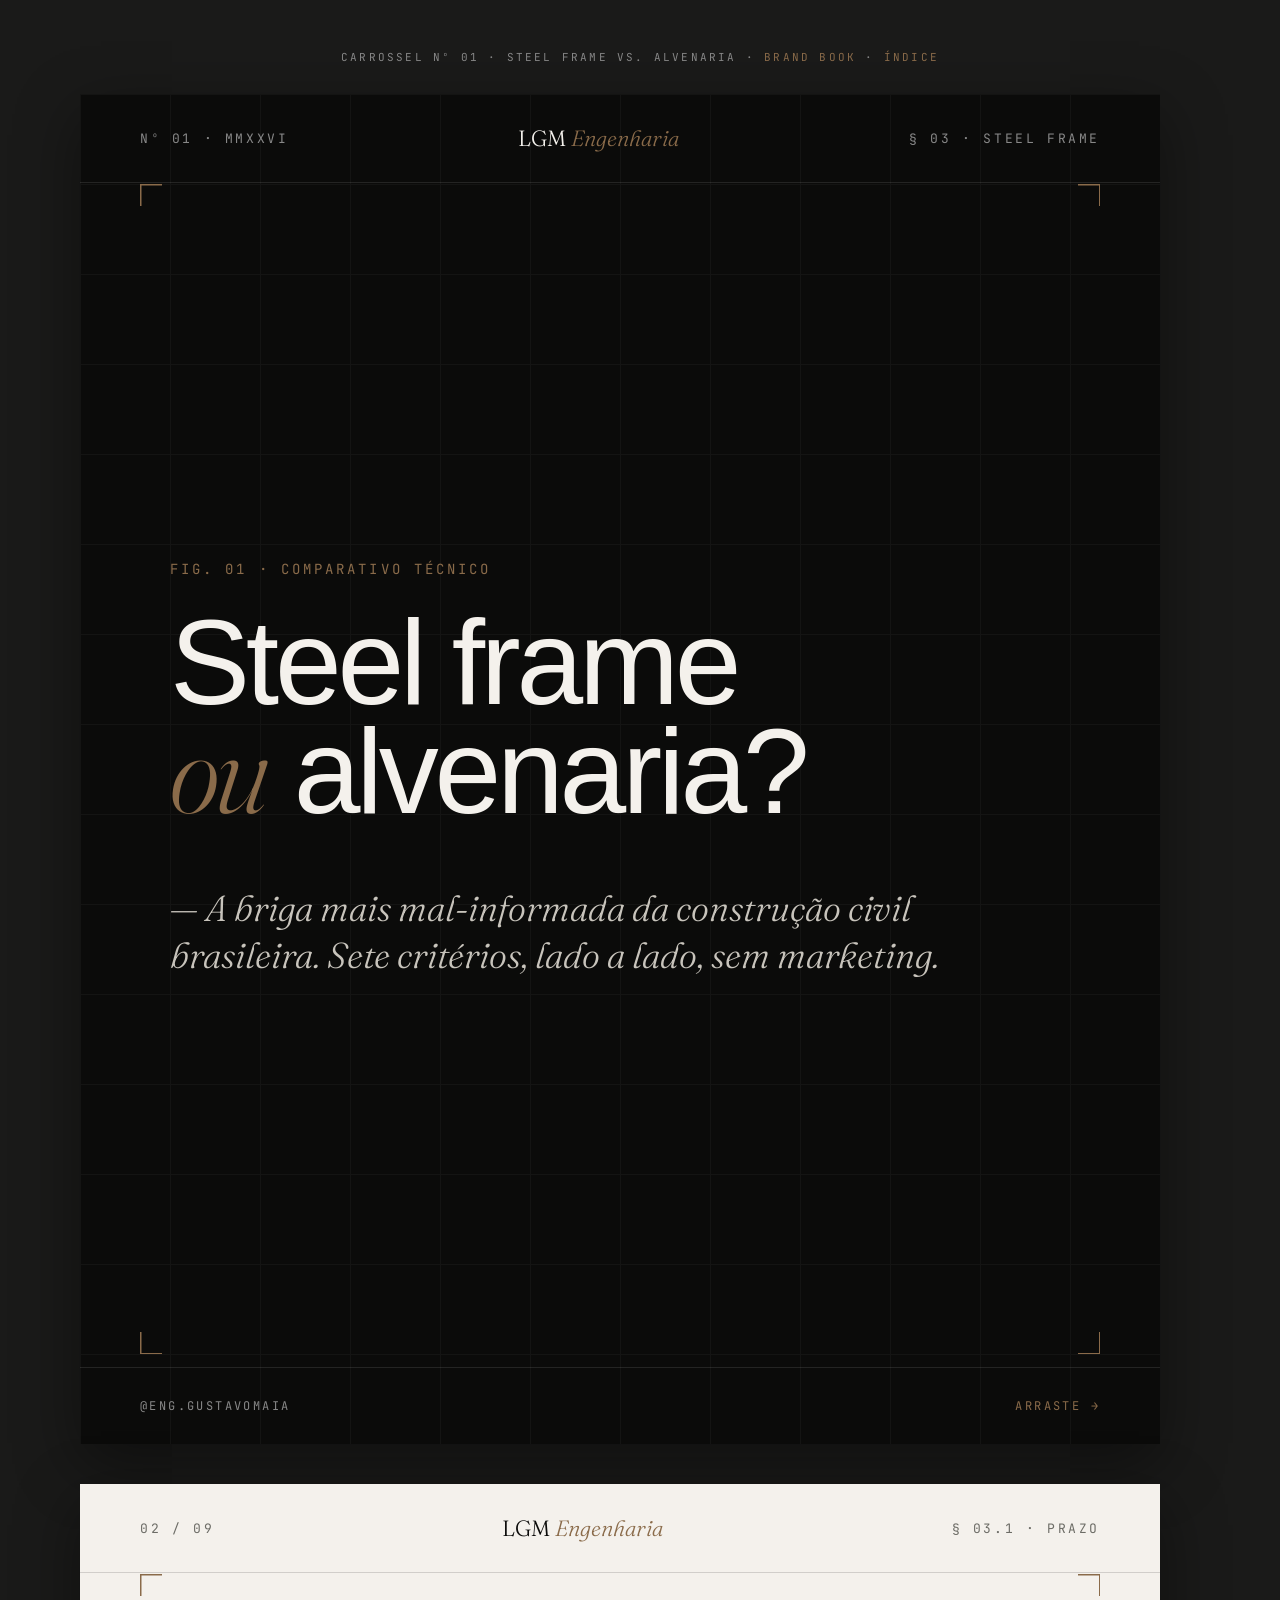
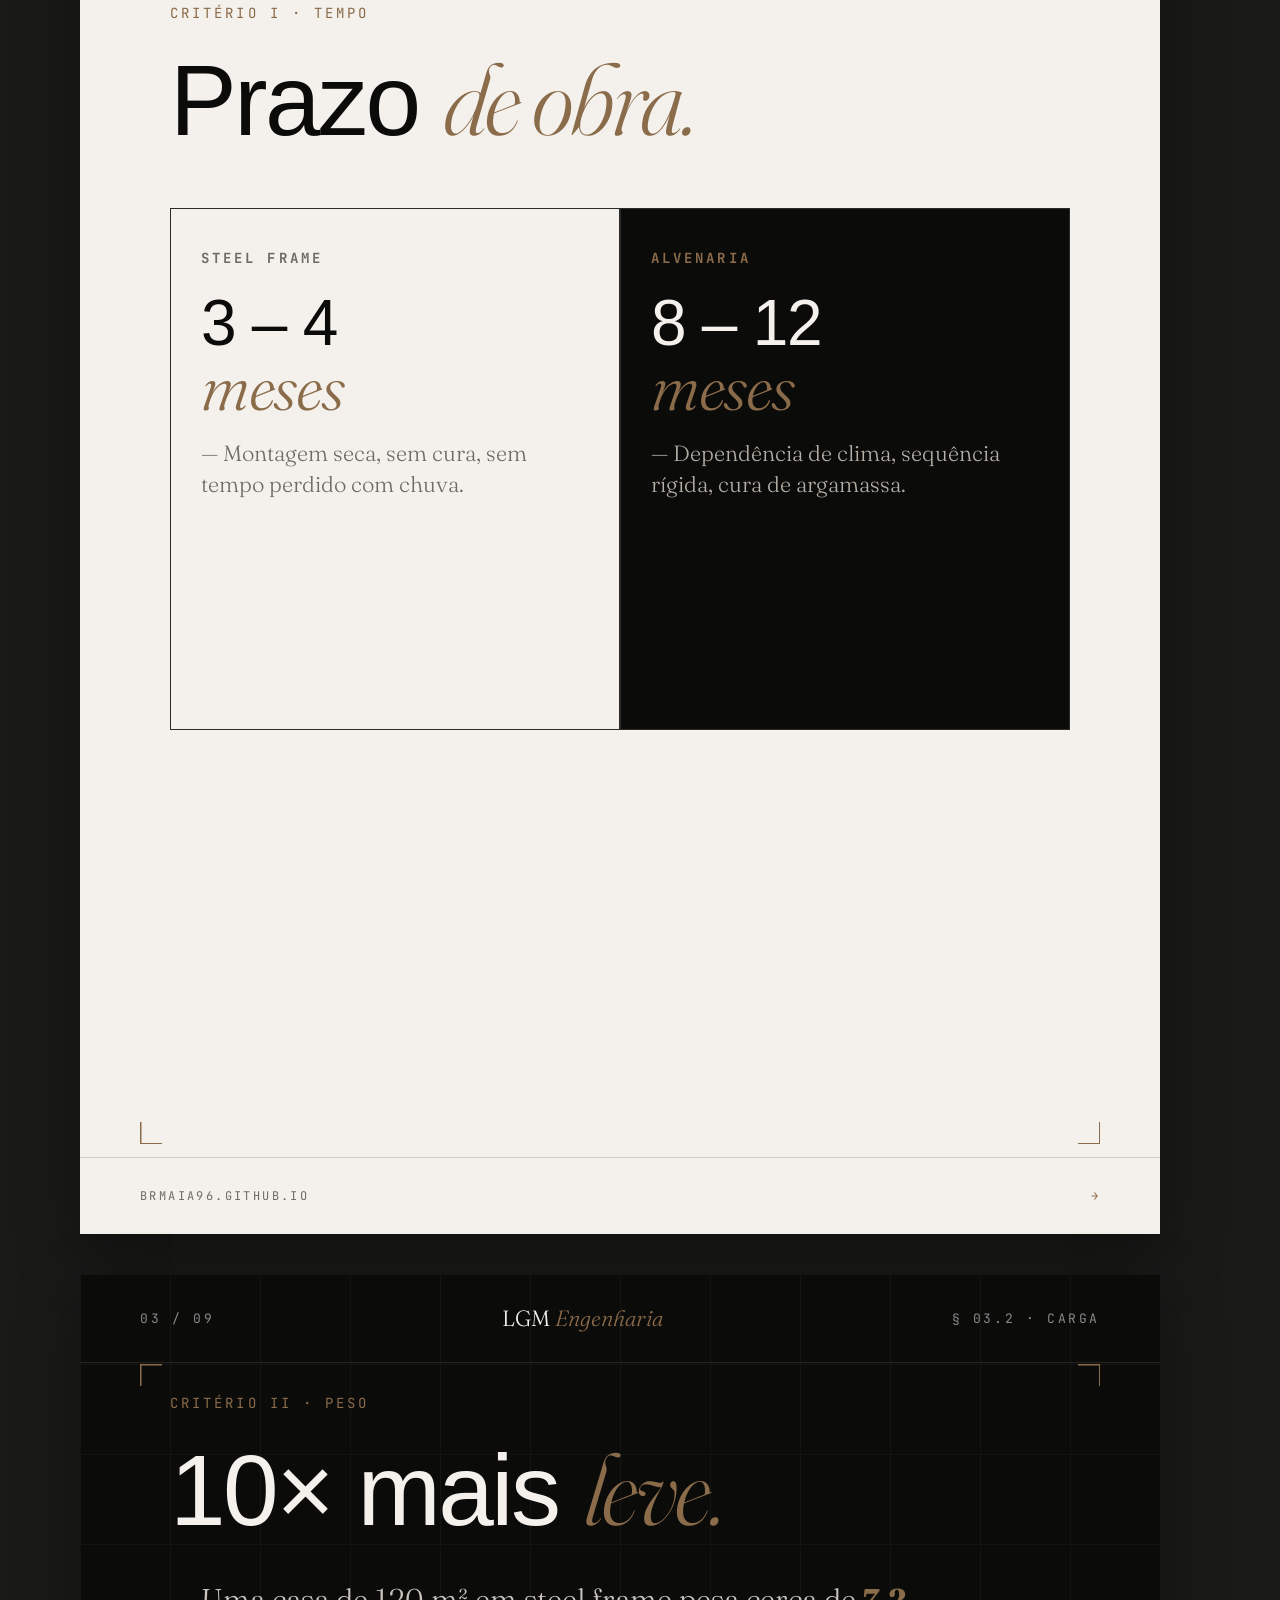
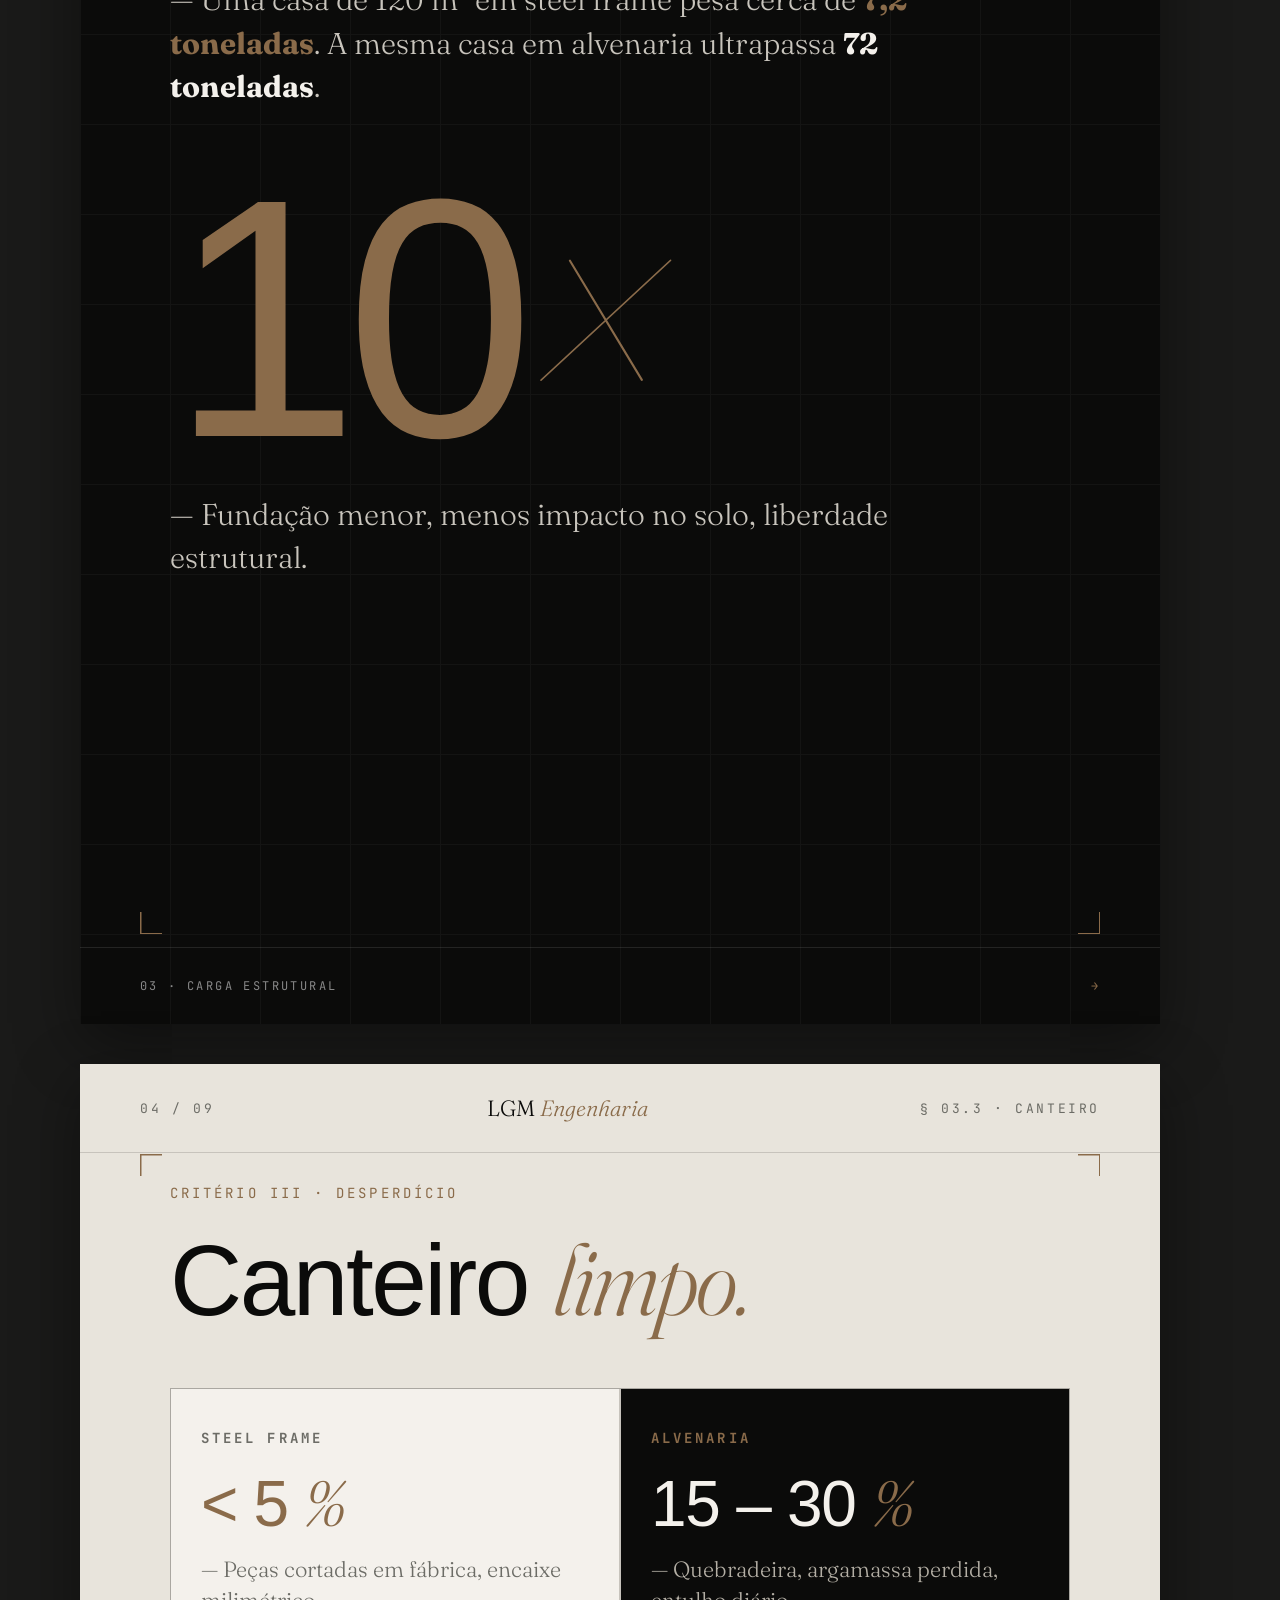
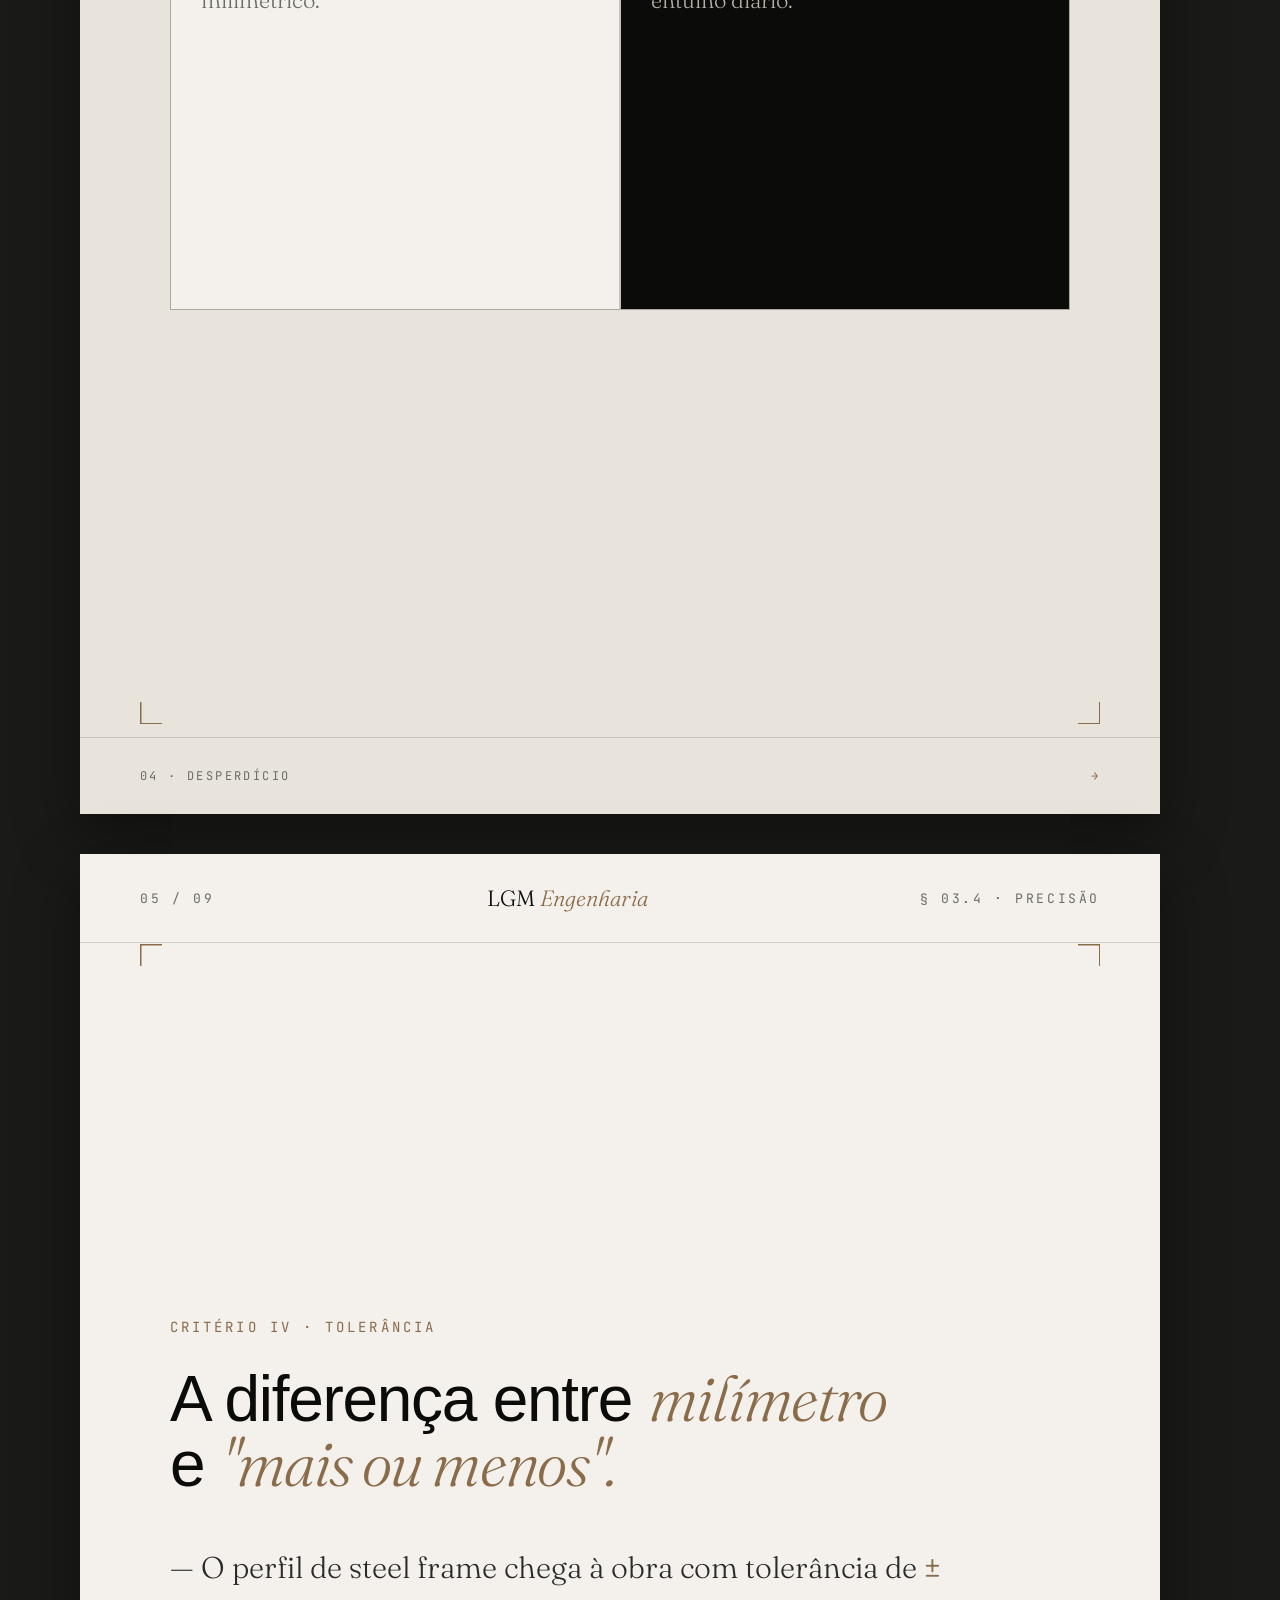
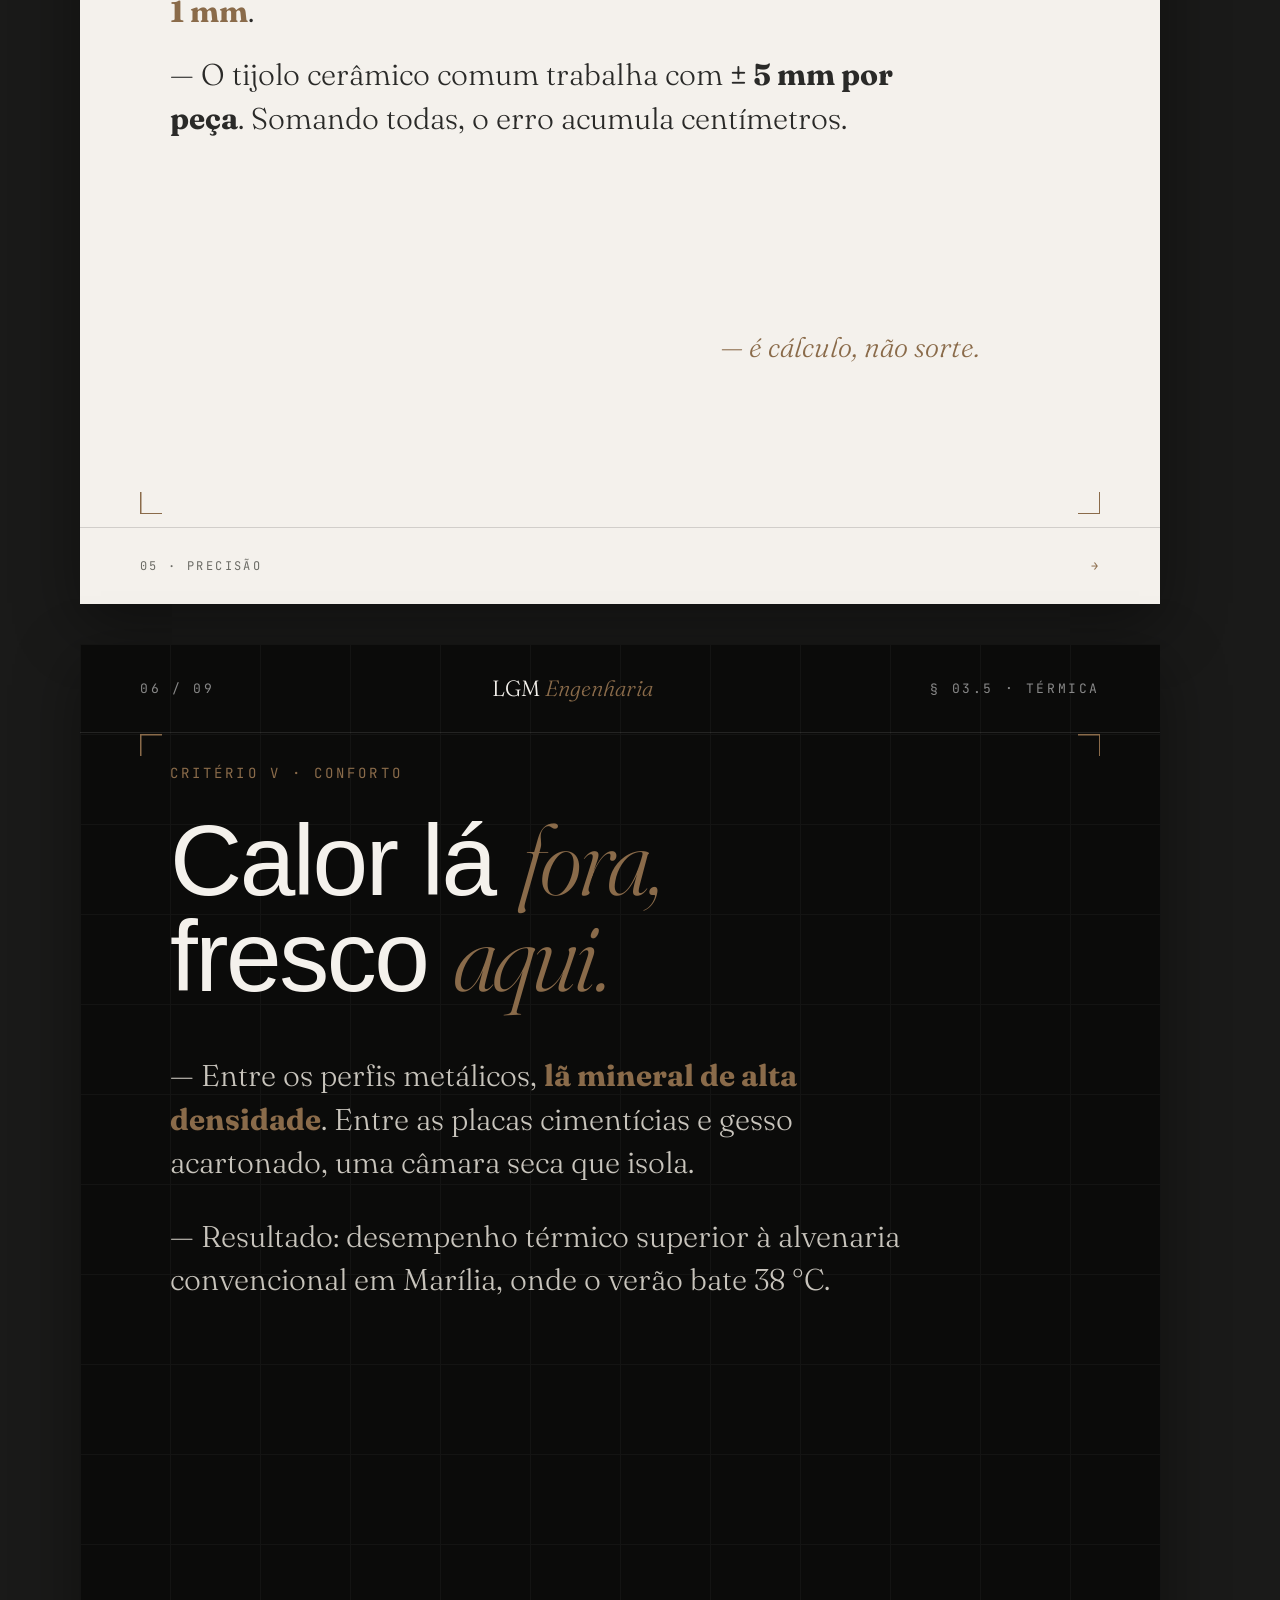
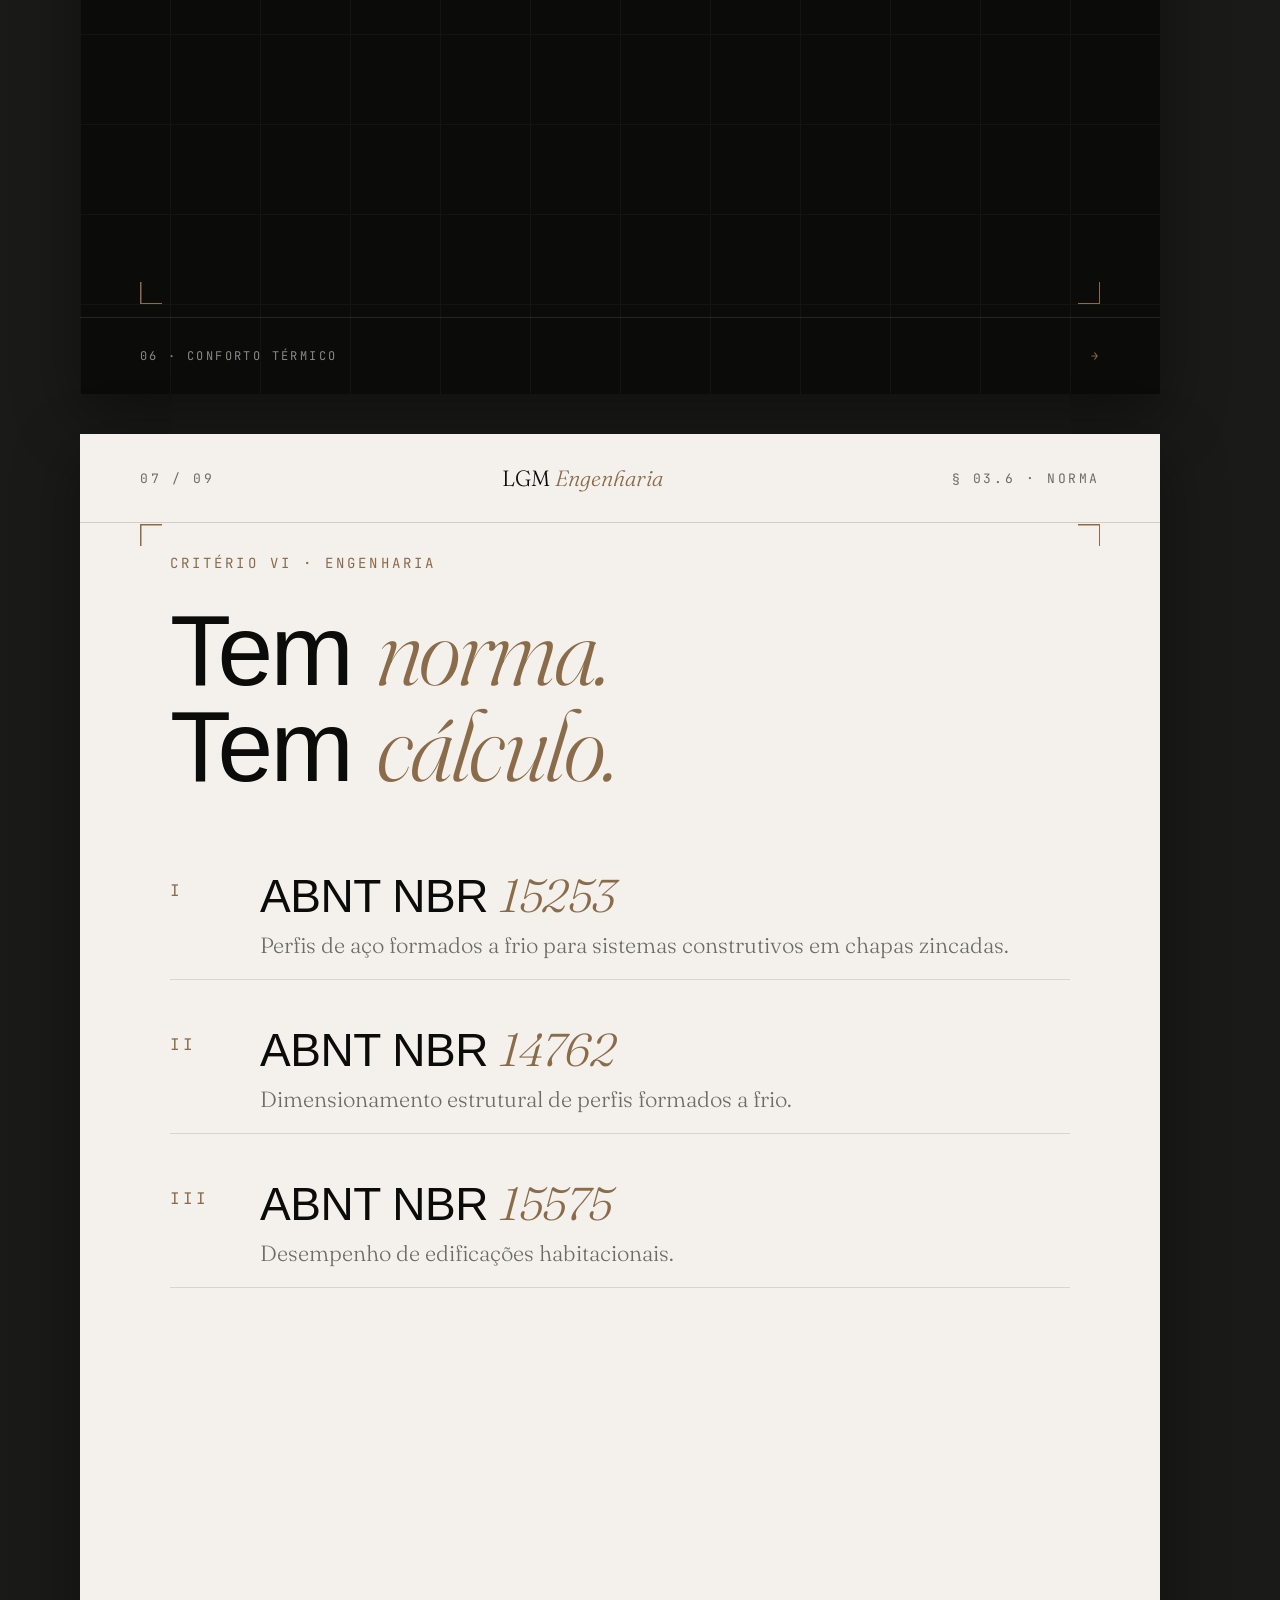
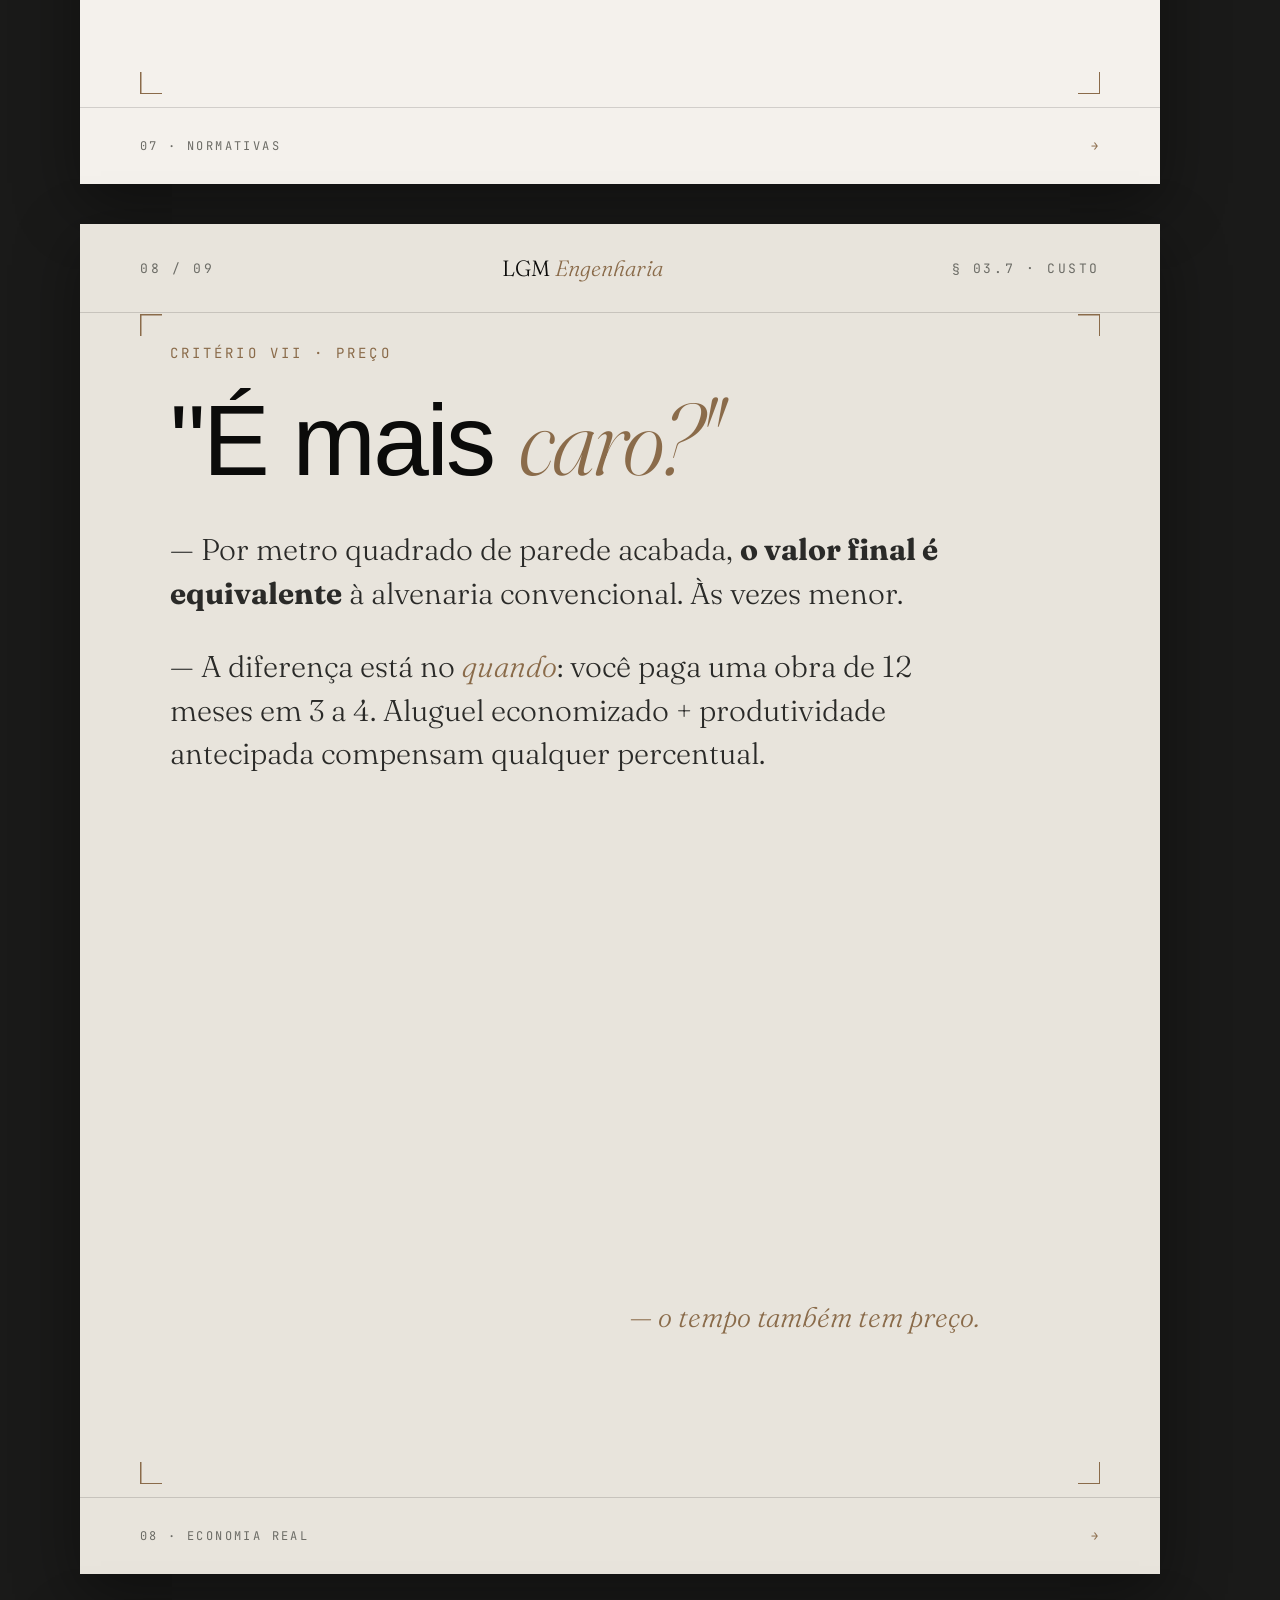
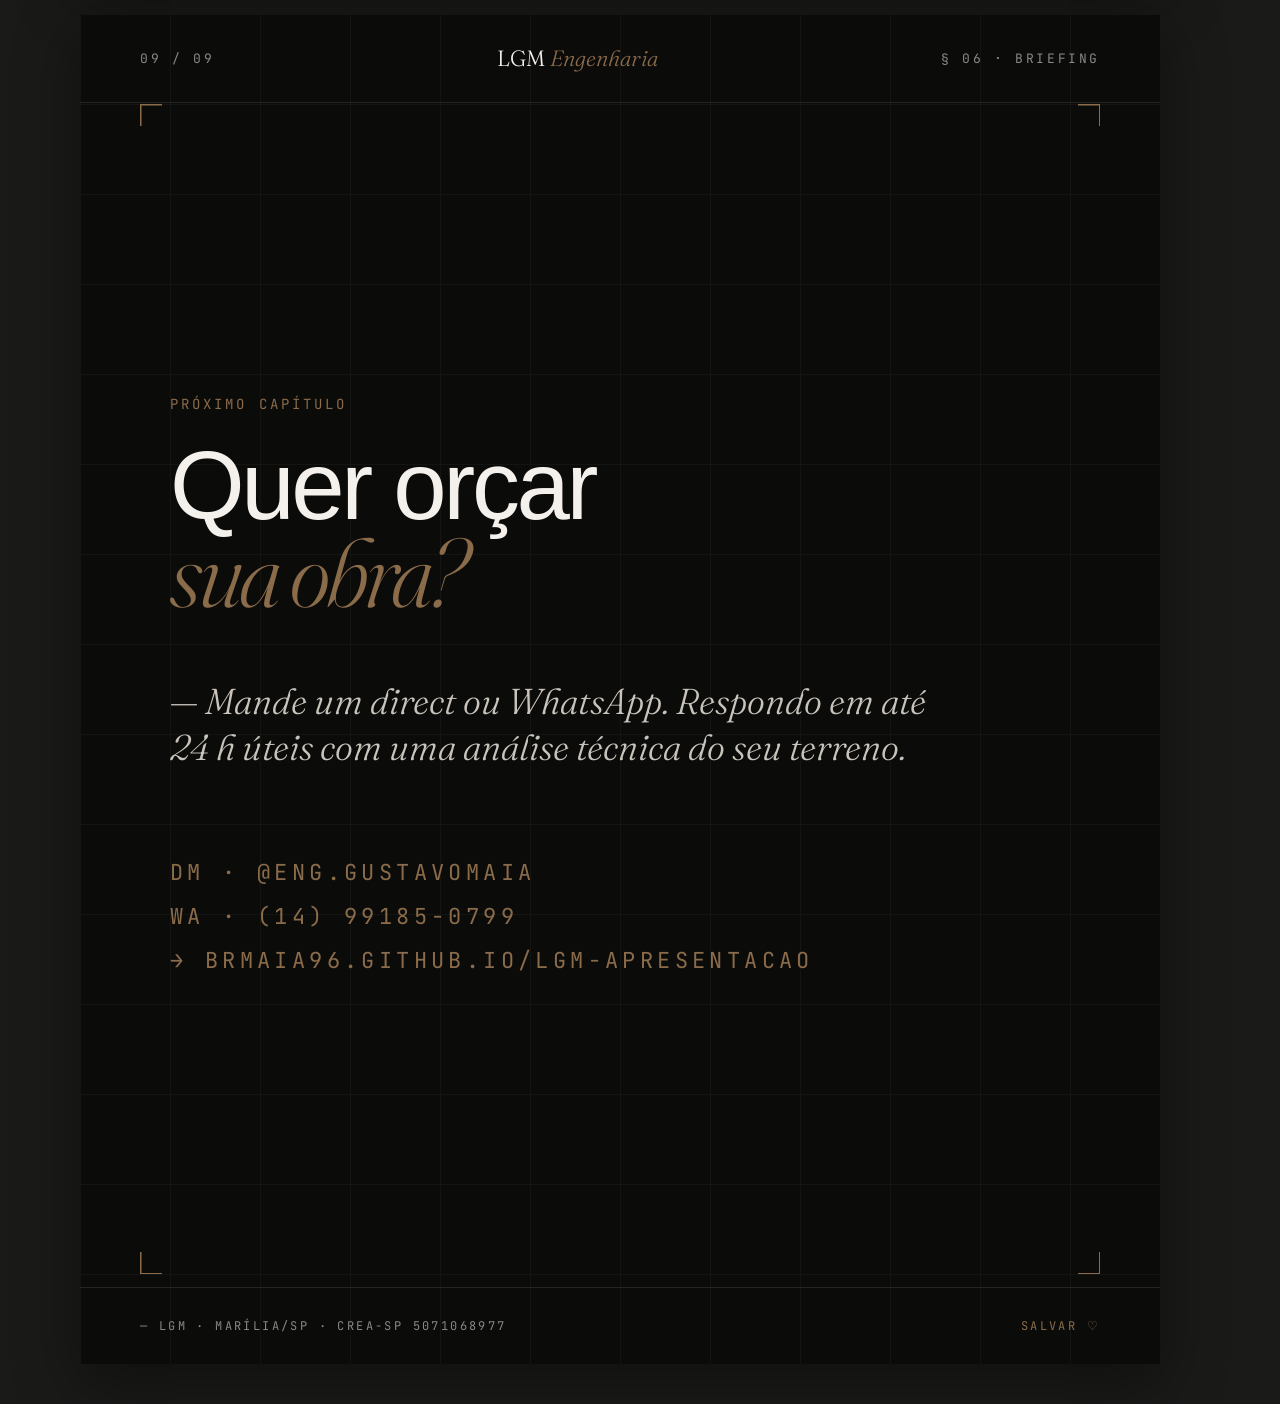
<file: instagram/carrossel-01-steelframe.html>
<!DOCTYPE html>
<html lang="pt-BR"><head>
<meta charset="UTF-8"><meta name="viewport" content="width=device-width,initial-scale=1">
<title>Carrossel 01 · Steel Frame vs Alvenaria</title>
<link rel="preconnect" href="https://fonts.googleapis.com"><link rel="preconnect" href="https://fonts.gstatic.com" crossorigin>
<link href="https://fonts.googleapis.com/css2?family=Fraunces:ital,opsz,wght@0,9..144,300;0,9..144,400;1,9..144,300;1,9..144,400&family=Inter:wght@300;400;500;600&family=JetBrains+Mono:wght@400;500&display=swap" rel="stylesheet">
<link rel="stylesheet" href="_carrossel-base.css">
</head><body>
<div class="page-head">Carrossel Nº 01 · Steel Frame vs. Alvenaria · <a href="branding.html">Brand Book</a> · <a href="index-carrosseis.html">Índice</a></div>
<div class="carousel">

<!-- SLIDE 1 · CAPA -->
<div class="slide dark">
  <div class="grid-bg"></div>
  <div class="corners"></div>
  <div class="s-mast"><span>Nº 01 · MMXXVI</span><div class="logo">LGM <em>Engenharia</em></div><span>§ 03 · Steel Frame</span></div>
  <div class="body" style="justify-content:center">
    <div class="kicker">Fig. 01 · Comparativo técnico</div>
    <div class="display md">Steel frame<br><em>ou</em> alvenaria?</div>
    <p class="lede" style="margin-top:60px">— A briga mais mal-informada da construção civil brasileira. Sete critérios, lado a lado, sem marketing.</p>
  </div>
  <div class="s-foot"><span>@eng.gustavomaia</span><span class="swipe">arraste →</span></div>
</div>

<!-- SLIDE 2 · PRAZO -->
<div class="slide">
  <div class="corners"></div>
  <div class="s-mast"><span>02 / 09</span><div class="logo">LGM <em>Engenharia</em></div><span>§ 03.1 · Prazo</span></div>
  <div class="body">
    <div class="kicker">Critério I · Tempo</div>
    <h2>Prazo <em>de obra.</em></h2>
    <div class="compare" style="margin-top:60px">
      <div class="col">
        <h4>Steel Frame</h4>
        <div class="big">3 – 4<br><em>meses</em></div>
        <div class="small">— Montagem seca, sem cura, sem tempo perdido com chuva.</div>
      </div>
      <div class="col b">
        <h4>Alvenaria</h4>
        <div class="big">8 – 12<br><em>meses</em></div>
        <div class="small">— Dependência de clima, sequência rígida, cura de argamassa.</div>
      </div>
    </div>
  </div>
  <div class="s-foot"><span>brmaia96.github.io</span><span class="swipe">→</span></div>
</div>

<!-- SLIDE 3 · PESO -->
<div class="slide dark">
  <div class="grid-bg"></div>
  <div class="corners"></div>
  <div class="s-mast"><span>03 / 09</span><div class="logo">LGM <em>Engenharia</em></div><span>§ 03.2 · Carga</span></div>
  <div class="body">
    <div class="kicker">Critério II · Peso</div>
    <h2>10× mais <em>leve.</em></h2>
    <p class="body-t" style="margin-top:40px">— Uma casa de 120 m² em steel frame pesa cerca de <strong style="color:var(--terra)">7,2 toneladas</strong>. A mesma casa em alvenaria ultrapassa <strong style="color:var(--paper)">72 toneladas</strong>.</p>
    <div class="num-big" style="margin-top:60px">10<em>×</em></div>
    <p class="body-t" style="margin-top:30px">— Fundação menor, menos impacto no solo, liberdade estrutural.</p>
  </div>
  <div class="s-foot"><span>03 · Carga estrutural</span><span class="swipe">→</span></div>
</div>

<!-- SLIDE 4 · DESPERDÍCIO -->
<div class="slide paper2">
  <div class="corners"></div>
  <div class="s-mast"><span>04 / 09</span><div class="logo">LGM <em>Engenharia</em></div><span>§ 03.3 · Canteiro</span></div>
  <div class="body">
    <div class="kicker">Critério III · Desperdício</div>
    <h2>Canteiro <em>limpo.</em></h2>
    <div class="compare" style="margin-top:60px;background:rgba(11,11,10,.15);border-color:rgba(11,11,10,.15)">
      <div class="col">
        <h4>Steel Frame</h4>
        <div class="big" style="color:var(--terra)">&lt; 5 <em>%</em></div>
        <div class="small">— Peças cortadas em fábrica, encaixe milimétrico.</div>
      </div>
      <div class="col b">
        <h4>Alvenaria</h4>
        <div class="big">15 – 30 <em>%</em></div>
        <div class="small">— Quebradeira, argamassa perdida, entulho diário.</div>
      </div>
    </div>
  </div>
  <div class="s-foot"><span>04 · Desperdício</span><span class="swipe">→</span></div>
</div>

<!-- SLIDE 5 · PRECISÃO -->
<div class="slide">
  <div class="corners"></div>
  <div class="s-mast"><span>05 / 09</span><div class="logo">LGM <em>Engenharia</em></div><span>§ 03.4 · Precisão</span></div>
  <div class="body" style="justify-content:center">
    <div class="kicker">Critério IV · Tolerância</div>
    <h3>A diferença entre <em>milímetro</em><br>e <em>"mais ou menos".</em></h3>
    <p class="body-t" style="margin-top:50px">— O perfil de steel frame chega à obra com tolerância de <strong style="color:var(--terra)">± 1 mm</strong>.</p>
    <p class="body-t" style="margin-top:20px">— O tijolo cerâmico comum trabalha com <strong>± 5 mm por peça</strong>. Somando todas, o erro acumula centímetros.</p>
    <div class="corner-tag">— é cálculo, não sorte.</div>
  </div>
  <div class="s-foot"><span>05 · Precisão</span><span class="swipe">→</span></div>
</div>

<!-- SLIDE 6 · CONFORTO -->
<div class="slide dark">
  <div class="grid-bg"></div>
  <div class="corners"></div>
  <div class="s-mast"><span>06 / 09</span><div class="logo">LGM <em>Engenharia</em></div><span>§ 03.5 · Térmica</span></div>
  <div class="body">
    <div class="kicker">Critério V · Conforto</div>
    <h2>Calor lá <em>fora,</em><br>fresco <em>aqui.</em></h2>
    <p class="body-t" style="margin-top:50px">— Entre os perfis metálicos, <strong style="color:var(--terra)">lã mineral de alta densidade</strong>. Entre as placas cimentícias e gesso acartonado, uma câmara seca que isola.</p>
    <p class="body-t" style="margin-top:30px">— Resultado: desempenho térmico superior à alvenaria convencional em Marília, onde o verão bate 38 °C.</p>
  </div>
  <div class="s-foot"><span>06 · Conforto térmico</span><span class="swipe">→</span></div>
</div>

<!-- SLIDE 7 · NORMA -->
<div class="slide">
  <div class="corners"></div>
  <div class="s-mast"><span>07 / 09</span><div class="logo">LGM <em>Engenharia</em></div><span>§ 03.6 · Norma</span></div>
  <div class="body">
    <div class="kicker">Critério VI · Engenharia</div>
    <h2>Tem <em>norma.</em><br>Tem <em>cálculo.</em></h2>
    <div class="list" style="margin-top:60px">
      <div class="list-item"><div class="list-num">I</div><div><div class="list-title">ABNT NBR <em>15253</em></div><div class="list-desc">Perfis de aço formados a frio para sistemas construtivos em chapas zincadas.</div></div></div>
      <div class="list-item"><div class="list-num">II</div><div><div class="list-title">ABNT NBR <em>14762</em></div><div class="list-desc">Dimensionamento estrutural de perfis formados a frio.</div></div></div>
      <div class="list-item"><div class="list-num">III</div><div><div class="list-title">ABNT NBR <em>15575</em></div><div class="list-desc">Desempenho de edificações habitacionais.</div></div></div>
    </div>
  </div>
  <div class="s-foot"><span>07 · Normativas</span><span class="swipe">→</span></div>
</div>

<!-- SLIDE 8 · CUSTO -->
<div class="slide paper2">
  <div class="corners"></div>
  <div class="s-mast"><span>08 / 09</span><div class="logo">LGM <em>Engenharia</em></div><span>§ 03.7 · Custo</span></div>
  <div class="body">
    <div class="kicker">Critério VII · Preço</div>
    <h2>"É mais <em>caro?"</em></h2>
    <p class="body-t" style="margin-top:40px">— Por metro quadrado de parede acabada, <strong>o valor final é equivalente</strong> à alvenaria convencional. Às vezes menor.</p>
    <p class="body-t" style="margin-top:30px">— A diferença está no <em style="color:var(--terra)">quando</em>: você paga uma obra de 12 meses em 3 a 4. Aluguel economizado + produtividade antecipada compensam qualquer percentual.</p>
    <div class="corner-tag">— o tempo também tem preço.</div>
  </div>
  <div class="s-foot"><span>08 · Economia real</span><span class="swipe">→</span></div>
</div>

<!-- SLIDE 9 · CTA -->
<div class="slide dark">
  <div class="grid-bg"></div>
  <div class="corners"></div>
  <div class="s-mast"><span>09 / 09</span><div class="logo">LGM <em>Engenharia</em></div><span>§ 06 · Briefing</span></div>
  <div class="body" style="justify-content:center">
    <div class="kicker">Próximo capítulo</div>
    <div class="display sm">Quer orçar<br><em>sua obra?</em></div>
    <p class="lede" style="margin-top:60px">— Mande um direct ou WhatsApp. Respondo em até 24 h úteis com uma análise técnica do seu terreno.</p>
    <div style="margin-top:80px;font-family:var(--M);font-size:22px;letter-spacing:.2em;text-transform:uppercase;color:var(--terra);line-height:2">
      DM · @eng.gustavomaia<br>
      WA · (14) 99185-0799<br>
      → BRMAIA96.GITHUB.IO/LGM-APRESENTACAO
    </div>
  </div>
  <div class="s-foot"><span>— LGM · Marília/SP · CREA-SP 5071068977</span><span class="swipe">salvar ♡</span></div>
</div>

</div></body></html>
</file>
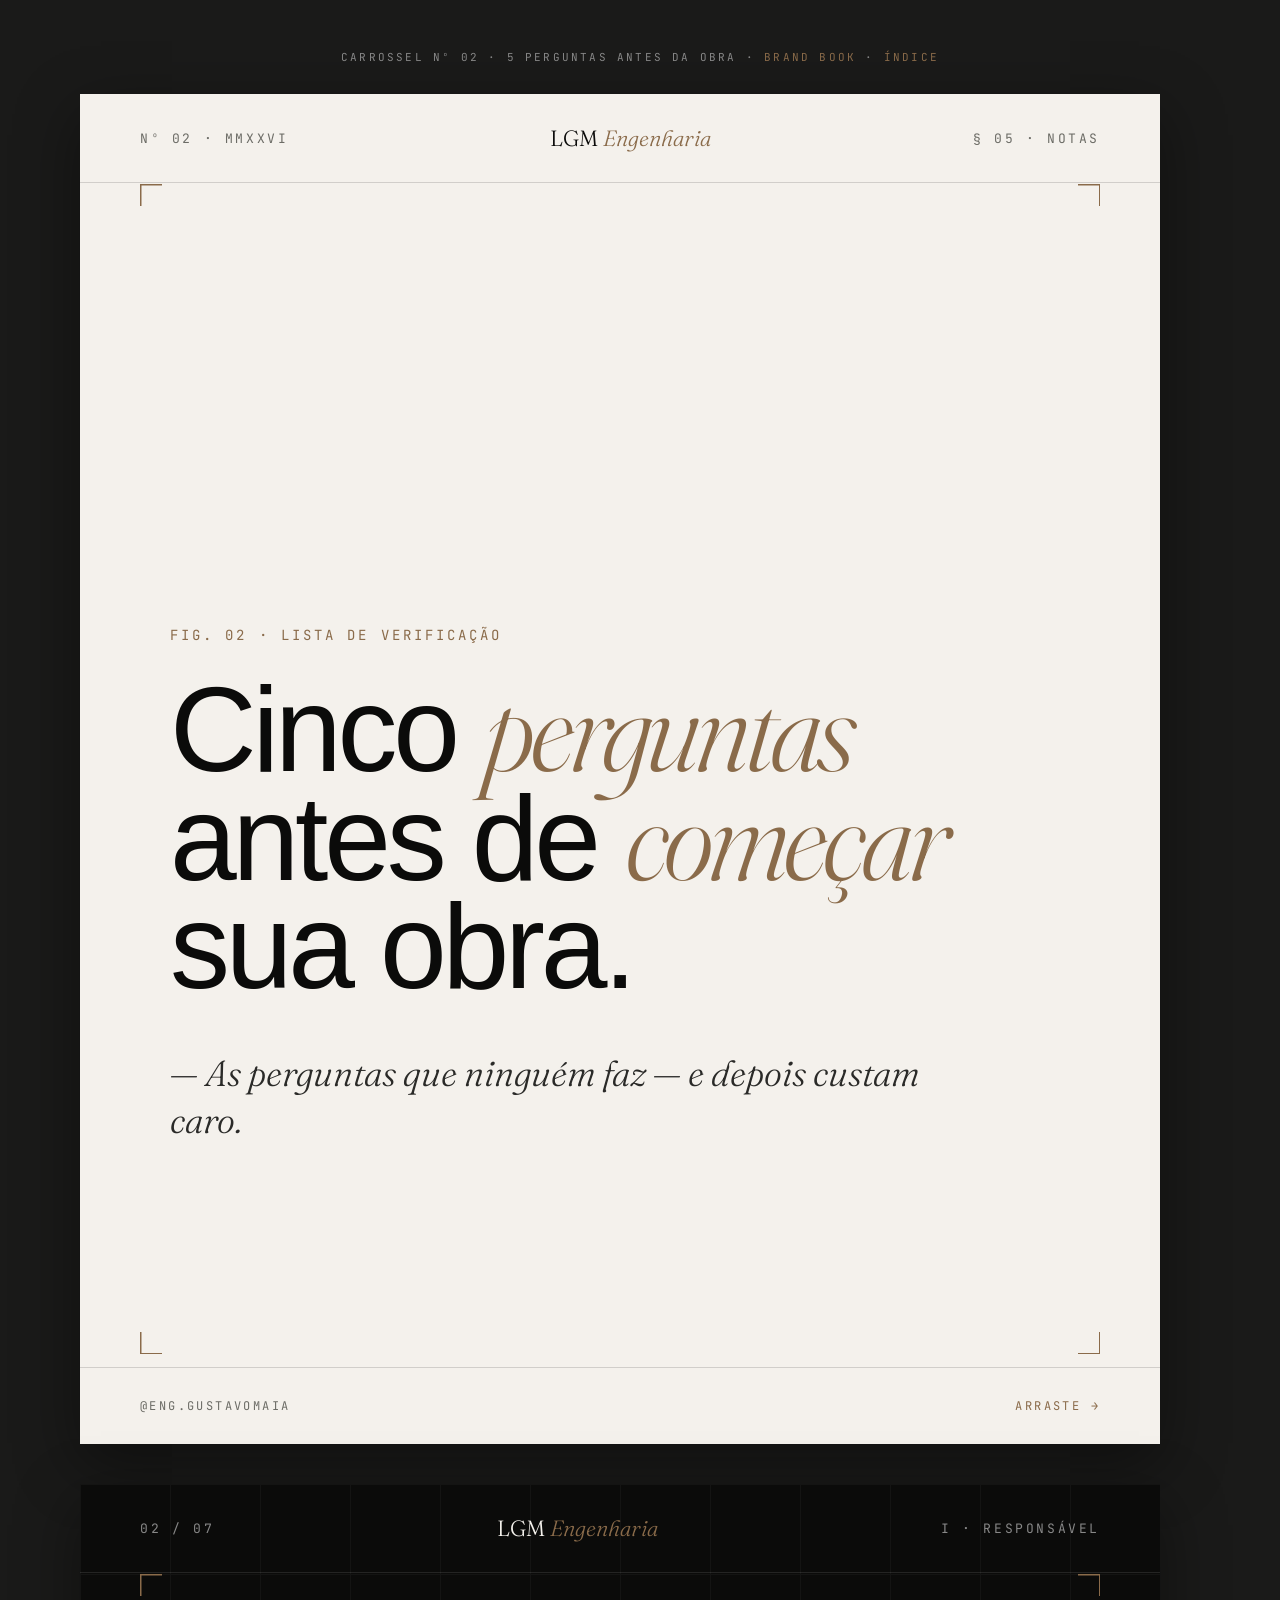
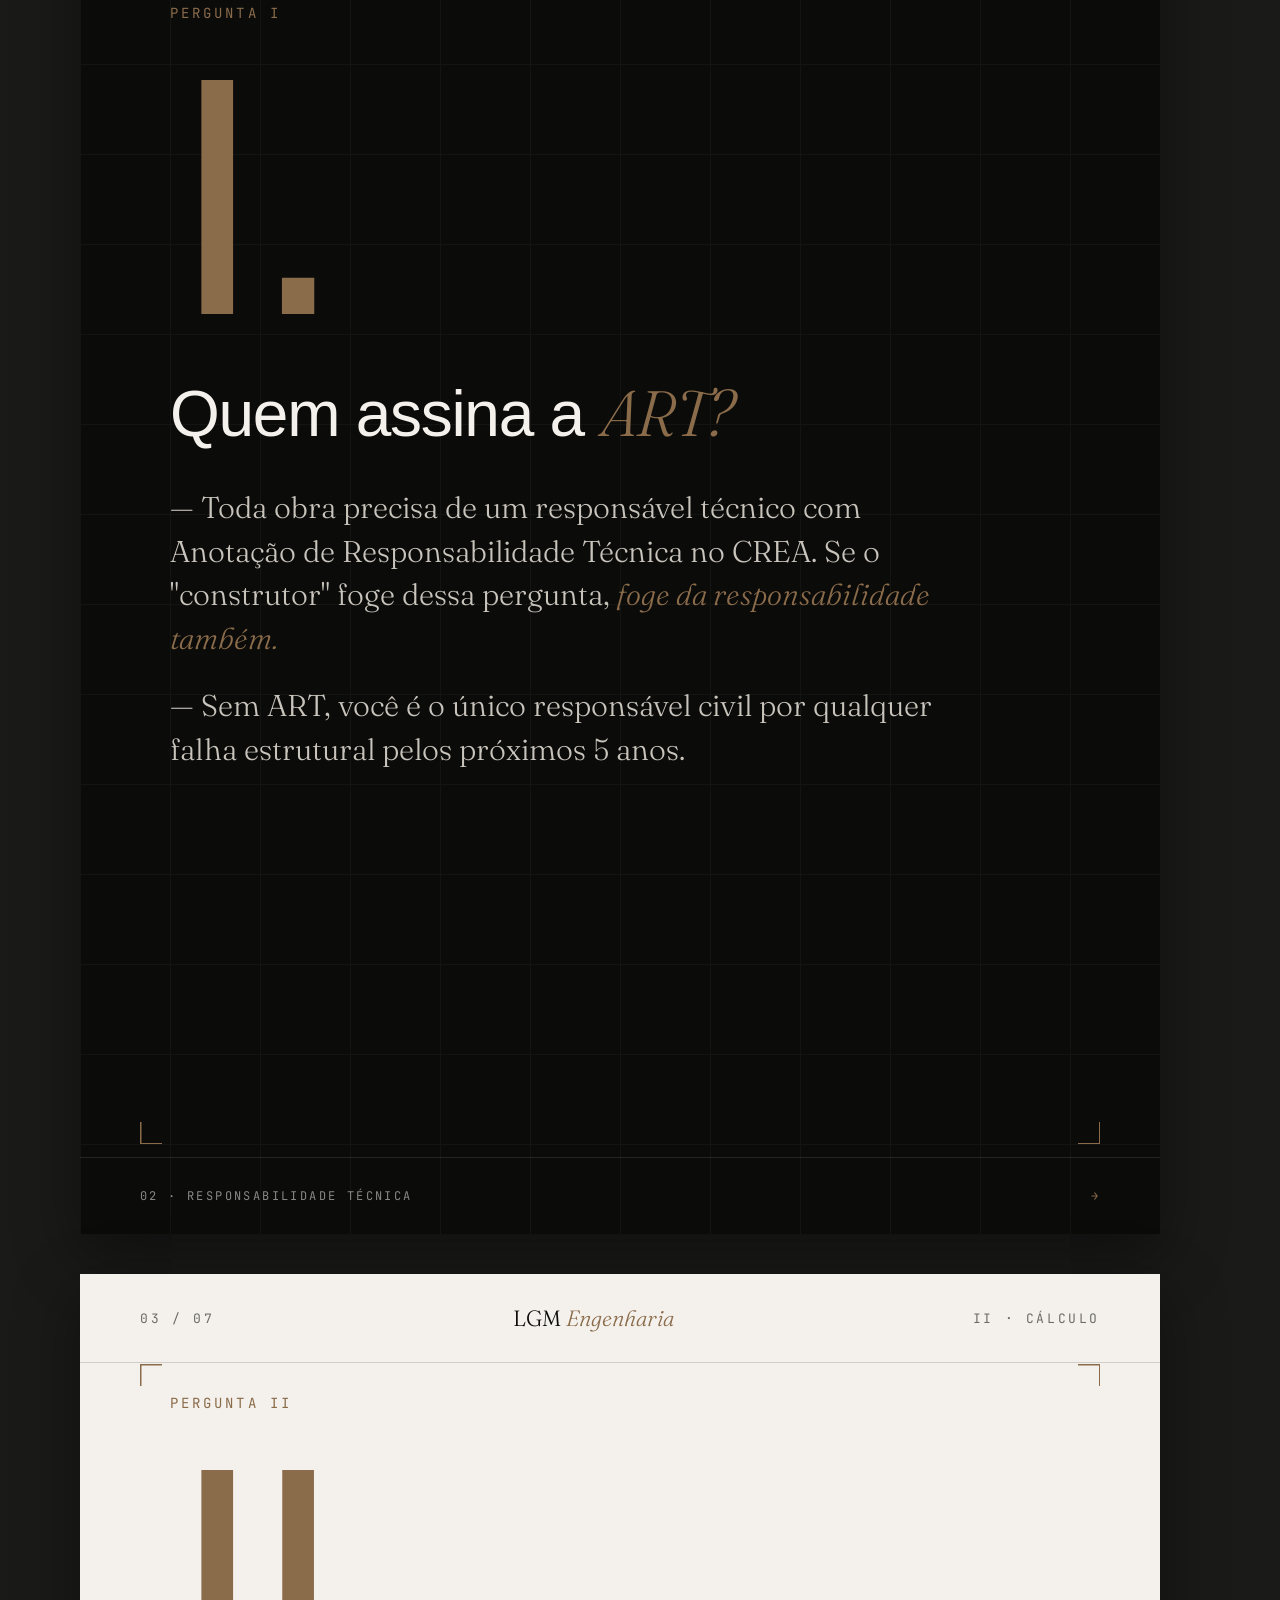
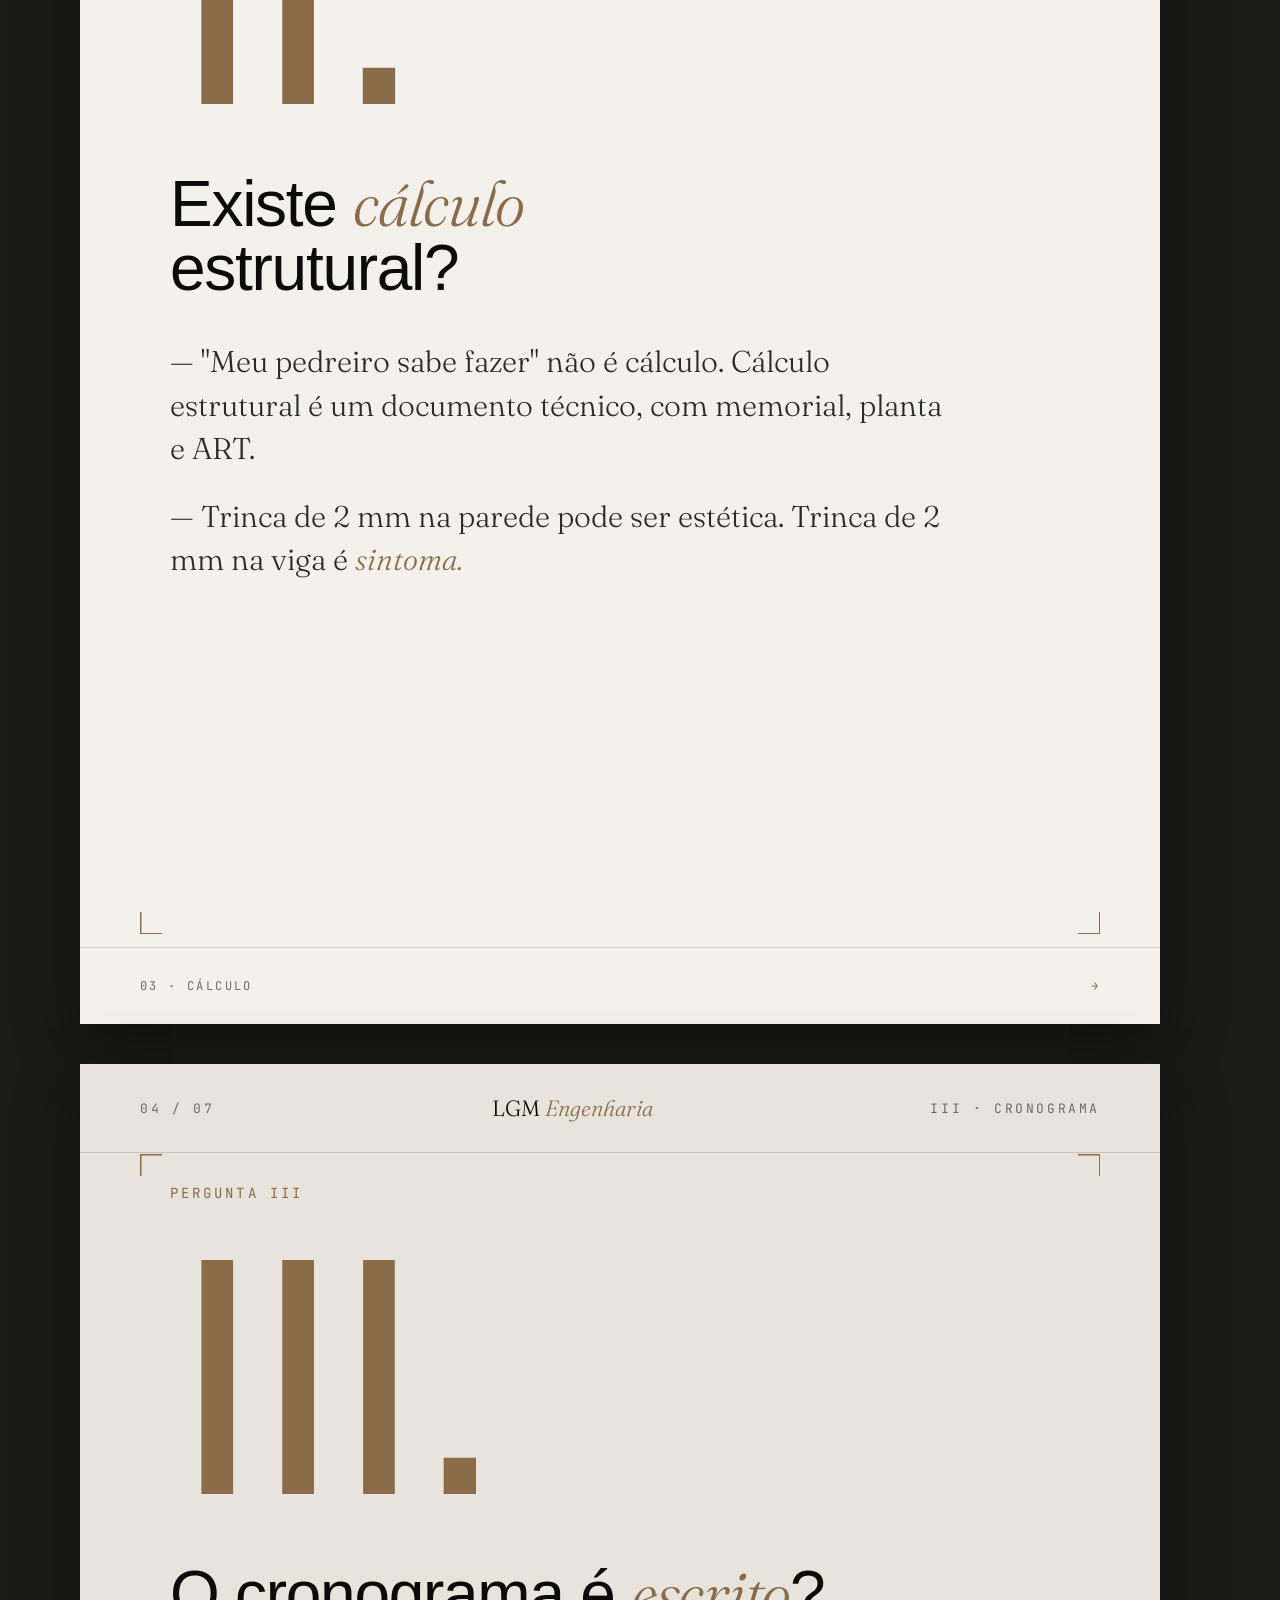
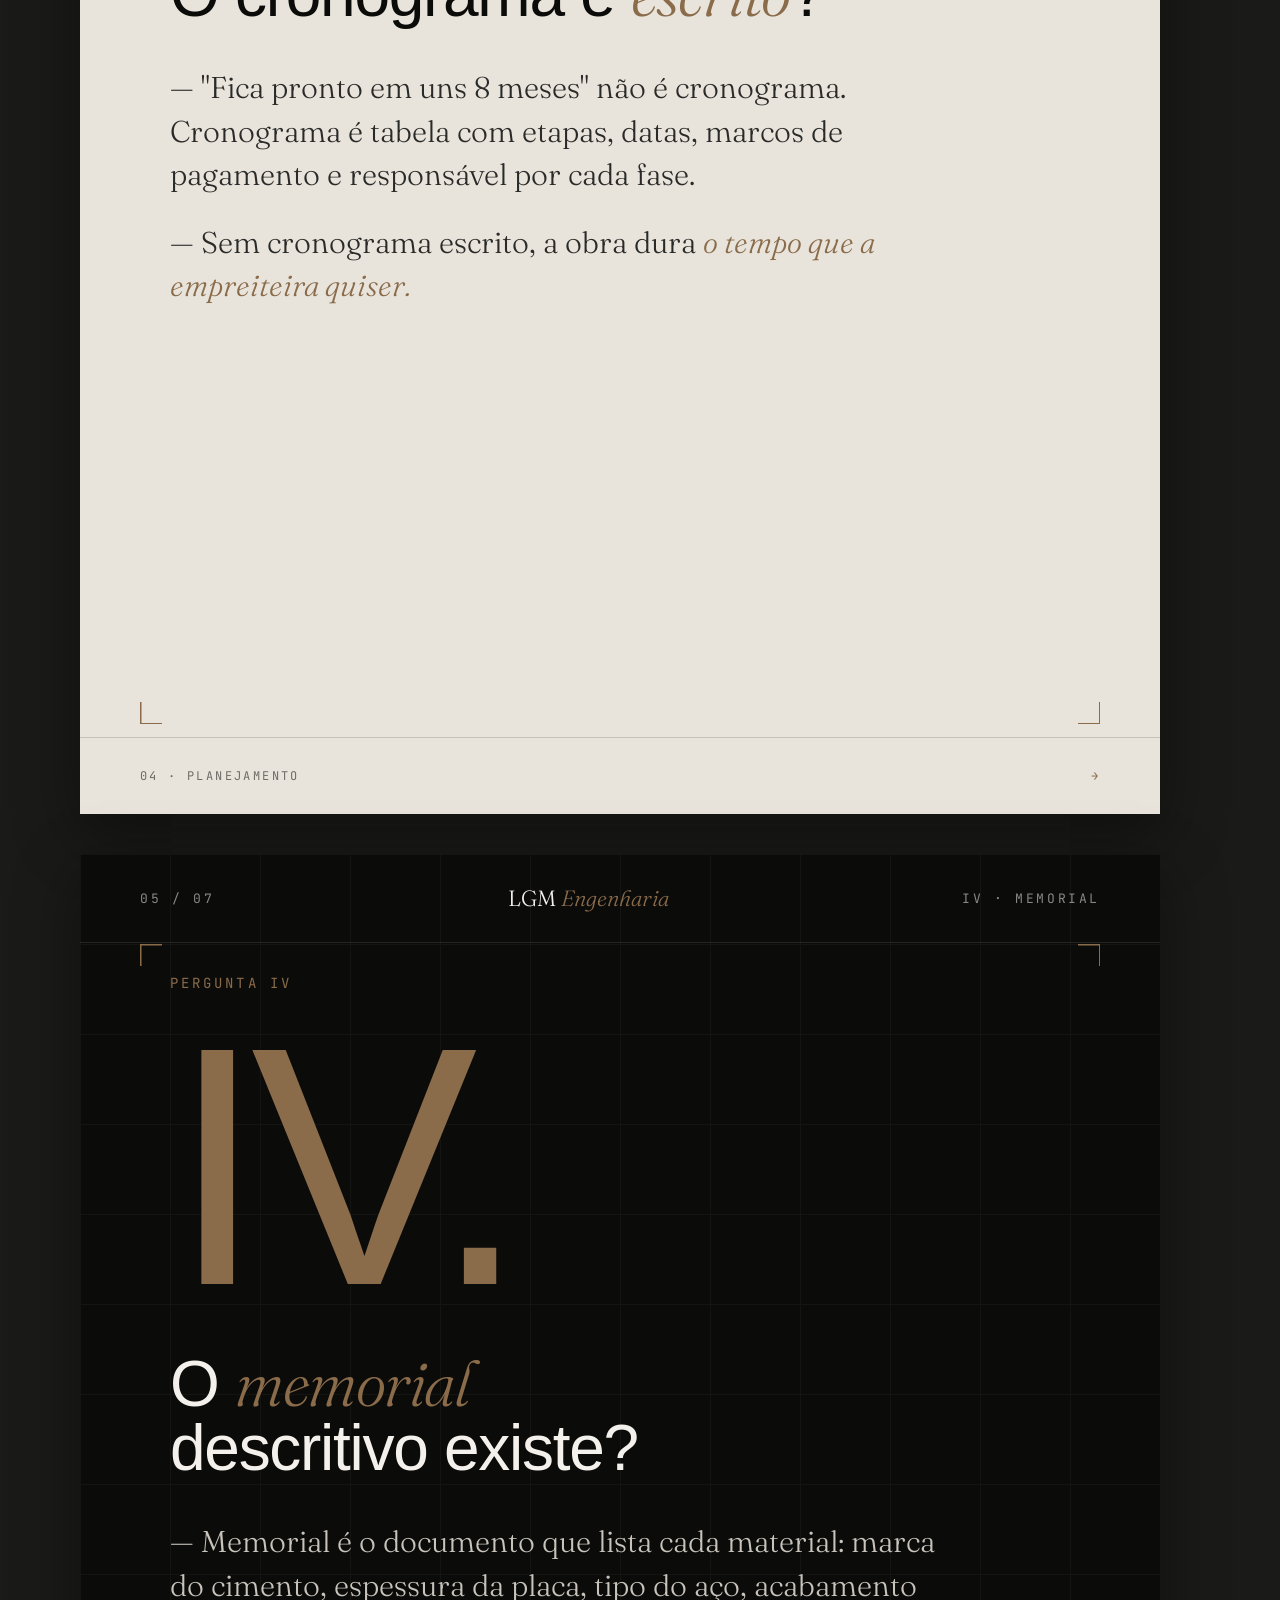
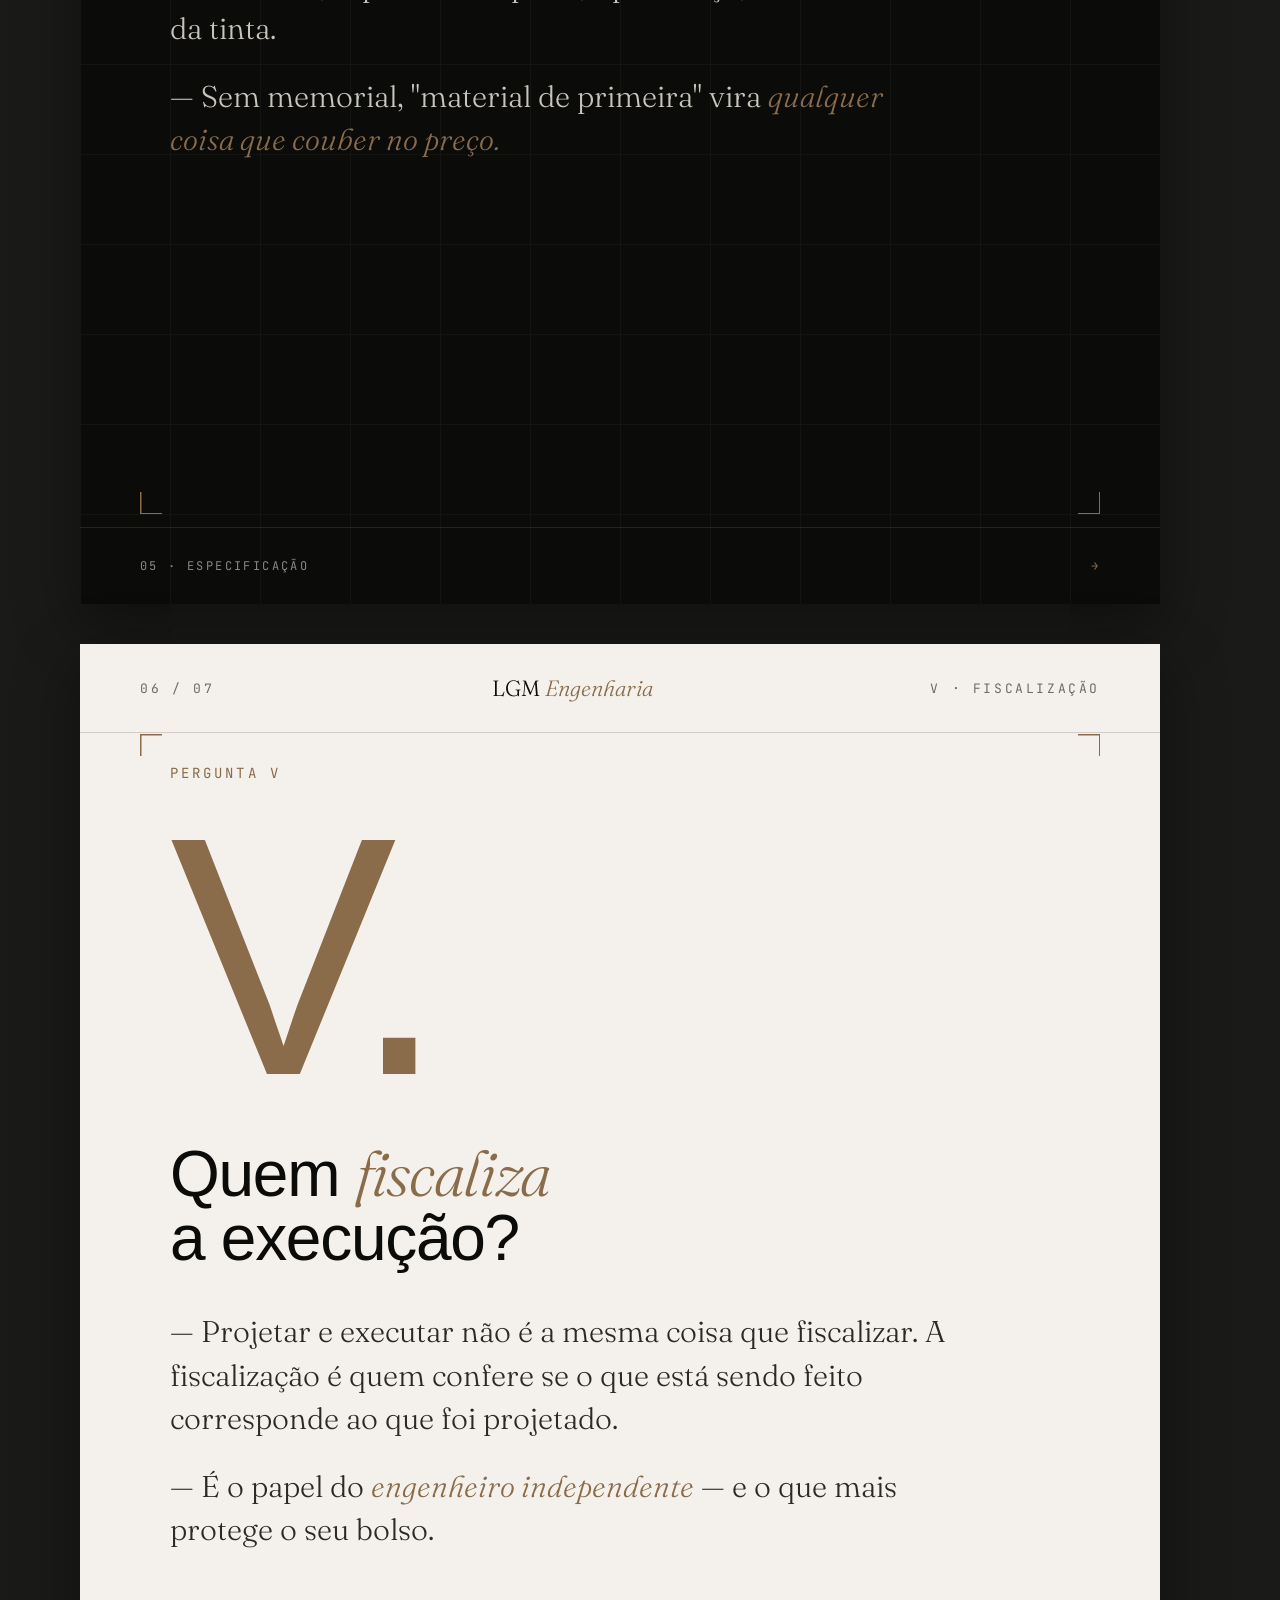
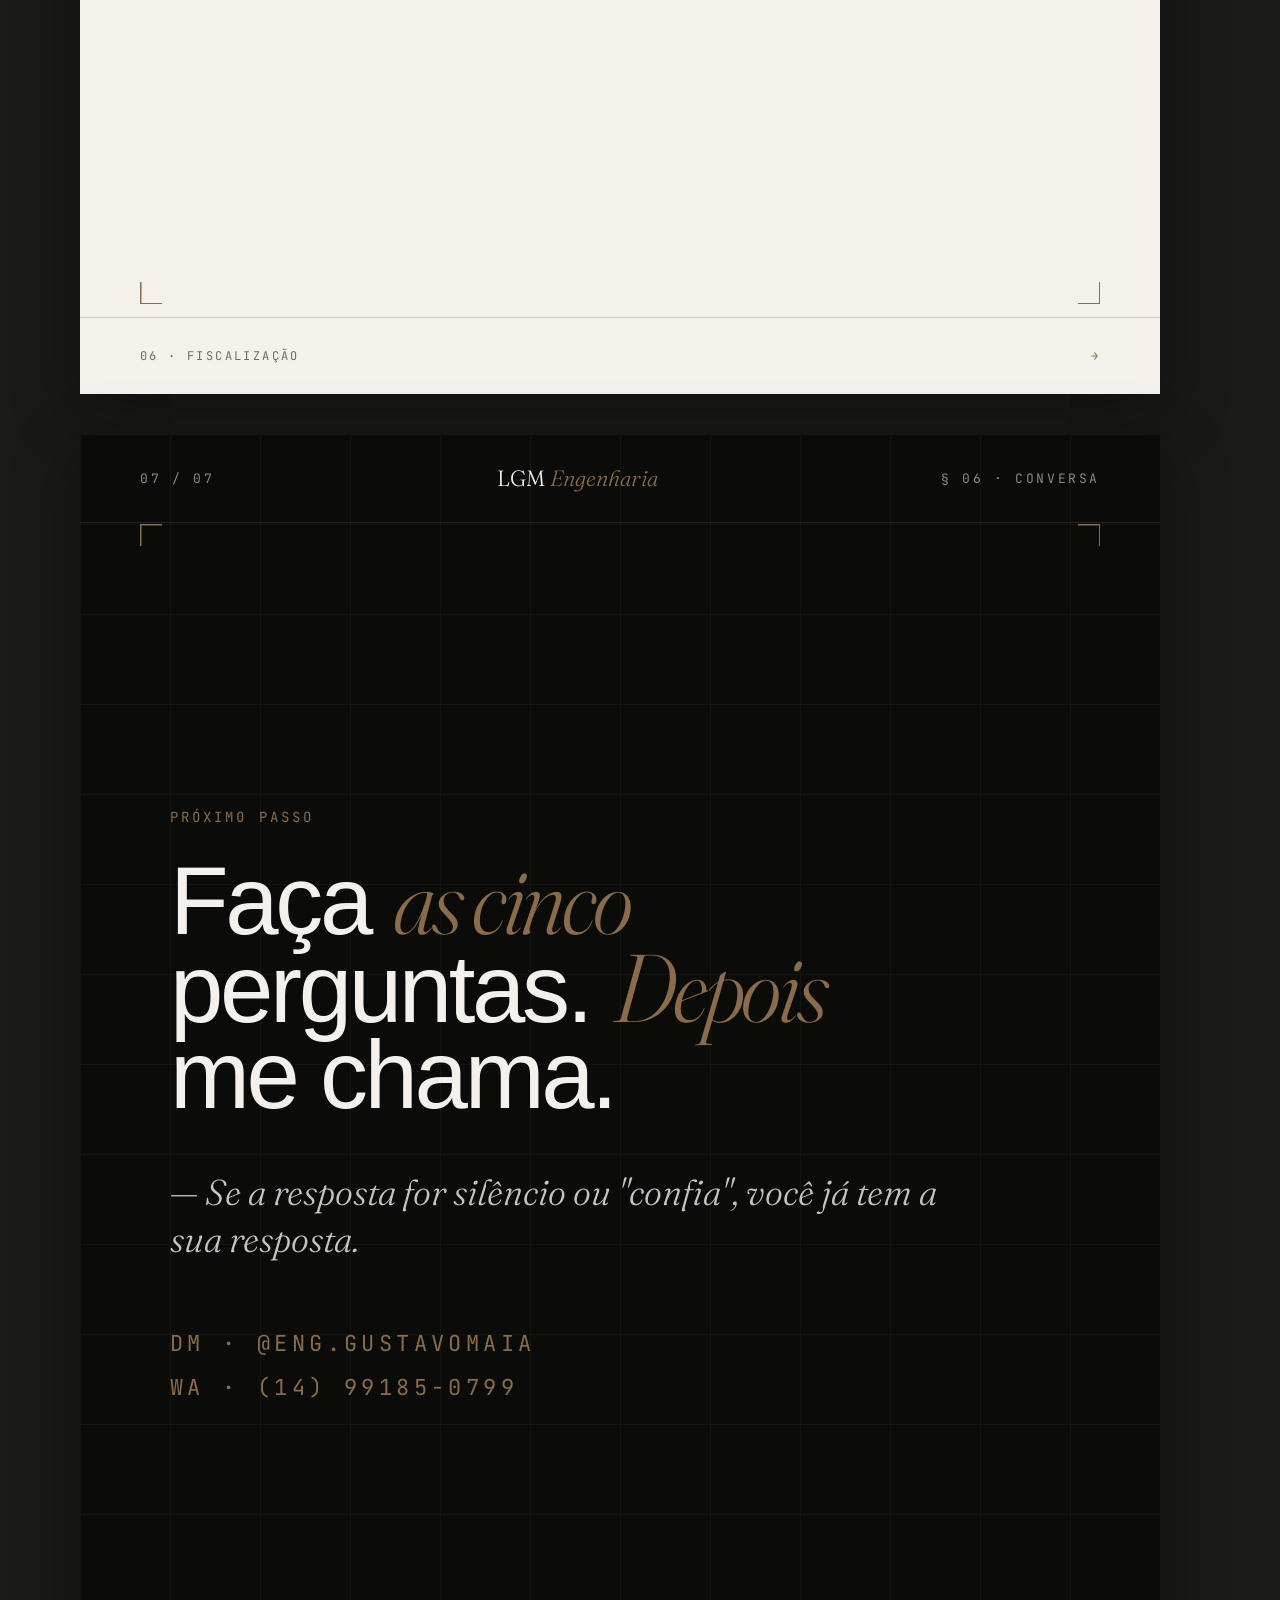
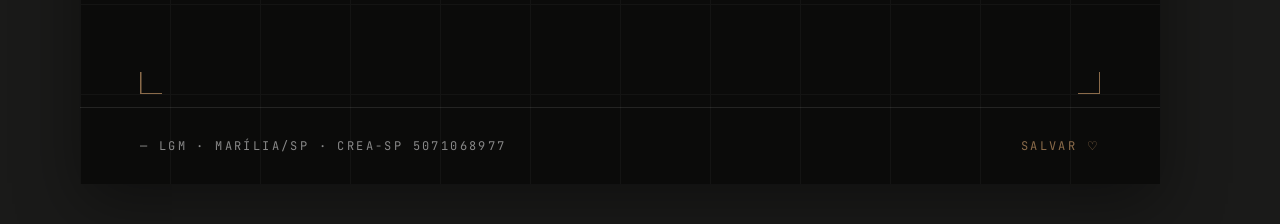
<file: instagram/carrossel-02-perguntas.html>
<!DOCTYPE html>
<html lang="pt-BR"><head>
<meta charset="UTF-8"><meta name="viewport" content="width=device-width,initial-scale=1">
<title>Carrossel 02 · 5 perguntas antes da obra</title>
<link rel="preconnect" href="https://fonts.googleapis.com"><link rel="preconnect" href="https://fonts.gstatic.com" crossorigin>
<link href="https://fonts.googleapis.com/css2?family=Fraunces:ital,opsz,wght@0,9..144,300;0,9..144,400;1,9..144,300;1,9..144,400&family=Inter:wght@300;400;500;600&family=JetBrains+Mono:wght@400;500&display=swap" rel="stylesheet">
<link rel="stylesheet" href="_carrossel-base.css">
</head><body>
<div class="page-head">Carrossel Nº 02 · 5 Perguntas antes da obra · <a href="branding.html">Brand Book</a> · <a href="index-carrosseis.html">Índice</a></div>
<div class="carousel">

<!-- 1 CAPA -->
<div class="slide">
  <div class="corners"></div>
  <div class="s-mast"><span>Nº 02 · MMXXVI</span><div class="logo">LGM <em>Engenharia</em></div><span>§ 05 · Notas</span></div>
  <div class="body" style="justify-content:flex-end;padding-bottom:180px">
    <div class="kicker">Fig. 02 · Lista de verificação</div>
    <div class="display md">Cinco <em>perguntas</em><br>antes de <em>começar</em><br>sua obra.</div>
    <p class="lede" style="margin-top:50px">— As perguntas que ninguém faz — e depois custam caro.</p>
  </div>
  <div class="s-foot"><span>@eng.gustavomaia</span><span class="swipe">arraste →</span></div>
</div>

<!-- 2 -->
<div class="slide dark">
  <div class="grid-bg"></div>
  <div class="corners"></div>
  <div class="s-mast"><span>02 / 07</span><div class="logo">LGM <em>Engenharia</em></div><span>I · Responsável</span></div>
  <div class="body">
    <div class="kicker">Pergunta I</div>
    <div class="num-big" style="color:var(--terra)">I.</div>
    <h3 style="margin-top:40px">Quem assina a <em>ART?</em></h3>
    <p class="body-t" style="margin-top:40px">— Toda obra precisa de um responsável técnico com Anotação de Responsabilidade Técnica no CREA. Se o "construtor" foge dessa pergunta, <em style="color:var(--terra)">foge da responsabilidade também.</em></p>
    <p class="body-t" style="margin-top:24px">— Sem ART, você é o único responsável civil por qualquer falha estrutural pelos próximos 5 anos.</p>
  </div>
  <div class="s-foot"><span>02 · Responsabilidade técnica</span><span class="swipe">→</span></div>
</div>

<!-- 3 -->
<div class="slide">
  <div class="corners"></div>
  <div class="s-mast"><span>03 / 07</span><div class="logo">LGM <em>Engenharia</em></div><span>II · Cálculo</span></div>
  <div class="body">
    <div class="kicker">Pergunta II</div>
    <div class="num-big">II.</div>
    <h3 style="margin-top:40px">Existe <em>cálculo</em><br>estrutural?</h3>
    <p class="body-t" style="margin-top:40px">— "Meu pedreiro sabe fazer" não é cálculo. Cálculo estrutural é um documento técnico, com memorial, planta e ART.</p>
    <p class="body-t" style="margin-top:24px">— Trinca de 2 mm na parede pode ser estética. Trinca de 2 mm na viga é <em style="color:var(--terra)">sintoma.</em></p>
  </div>
  <div class="s-foot"><span>03 · Cálculo</span><span class="swipe">→</span></div>
</div>

<!-- 4 -->
<div class="slide paper2">
  <div class="corners"></div>
  <div class="s-mast"><span>04 / 07</span><div class="logo">LGM <em>Engenharia</em></div><span>III · Cronograma</span></div>
  <div class="body">
    <div class="kicker">Pergunta III</div>
    <div class="num-big">III.</div>
    <h3 style="margin-top:40px">O cronograma é <em>escrito</em>?</h3>
    <p class="body-t" style="margin-top:40px">— "Fica pronto em uns 8 meses" não é cronograma. Cronograma é tabela com etapas, datas, marcos de pagamento e responsável por cada fase.</p>
    <p class="body-t" style="margin-top:24px">— Sem cronograma escrito, a obra dura <em style="color:var(--terra)">o tempo que a empreiteira quiser.</em></p>
  </div>
  <div class="s-foot"><span>04 · Planejamento</span><span class="swipe">→</span></div>
</div>

<!-- 5 -->
<div class="slide dark">
  <div class="grid-bg"></div>
  <div class="corners"></div>
  <div class="s-mast"><span>05 / 07</span><div class="logo">LGM <em>Engenharia</em></div><span>IV · Memorial</span></div>
  <div class="body">
    <div class="kicker">Pergunta IV</div>
    <div class="num-big" style="color:var(--terra)">IV.</div>
    <h3 style="margin-top:40px">O <em>memorial</em><br>descritivo existe?</h3>
    <p class="body-t" style="margin-top:40px">— Memorial é o documento que lista cada material: marca do cimento, espessura da placa, tipo do aço, acabamento da tinta.</p>
    <p class="body-t" style="margin-top:24px">— Sem memorial, "material de primeira" vira <em style="color:var(--terra)">qualquer coisa que couber no preço.</em></p>
  </div>
  <div class="s-foot"><span>05 · Especificação</span><span class="swipe">→</span></div>
</div>

<!-- 6 -->
<div class="slide">
  <div class="corners"></div>
  <div class="s-mast"><span>06 / 07</span><div class="logo">LGM <em>Engenharia</em></div><span>V · Fiscalização</span></div>
  <div class="body">
    <div class="kicker">Pergunta V</div>
    <div class="num-big">V.</div>
    <h3 style="margin-top:40px">Quem <em>fiscaliza</em><br>a execução?</h3>
    <p class="body-t" style="margin-top:40px">— Projetar e executar não é a mesma coisa que fiscalizar. A fiscalização é quem confere se o que está sendo feito corresponde ao que foi projetado.</p>
    <p class="body-t" style="margin-top:24px">— É o papel do <em style="color:var(--terra)">engenheiro independente</em> — e o que mais protege o seu bolso.</p>
  </div>
  <div class="s-foot"><span>06 · Fiscalização</span><span class="swipe">→</span></div>
</div>

<!-- 7 CTA -->
<div class="slide dark">
  <div class="grid-bg"></div>
  <div class="corners"></div>
  <div class="s-mast"><span>07 / 07</span><div class="logo">LGM <em>Engenharia</em></div><span>§ 06 · Conversa</span></div>
  <div class="body" style="justify-content:center">
    <div class="kicker">Próximo passo</div>
    <div class="display sm">Faça <em>as cinco</em><br>perguntas. <em>Depois</em><br>me chama.</div>
    <p class="lede" style="margin-top:50px">— Se a resposta for silêncio ou "confia", você já tem a sua resposta.</p>
    <div style="margin-top:60px;font-family:var(--M);font-size:22px;letter-spacing:.2em;text-transform:uppercase;color:var(--terra);line-height:2">
      DM · @eng.gustavomaia<br>
      WA · (14) 99185-0799
    </div>
  </div>
  <div class="s-foot"><span>— LGM · Marília/SP · CREA-SP 5071068977</span><span class="swipe">salvar ♡</span></div>
</div>

</div></body></html>
</file>
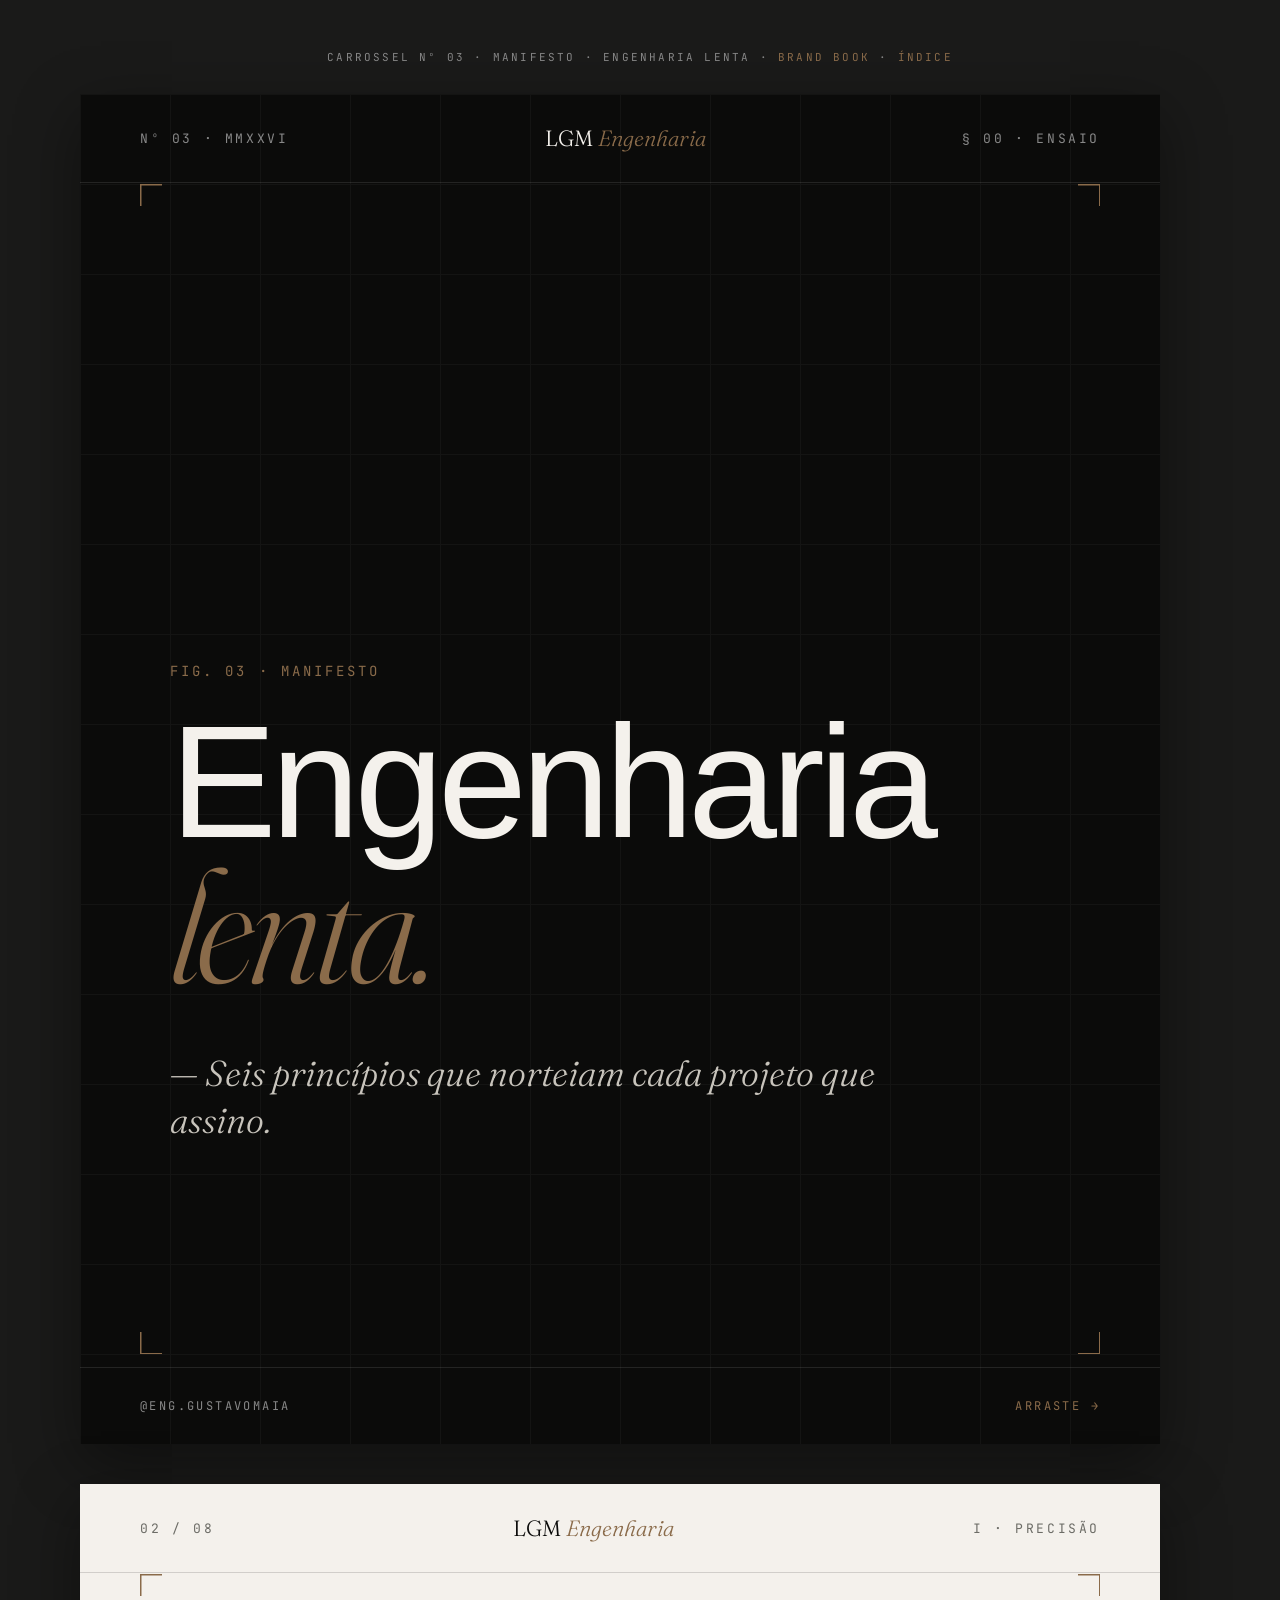
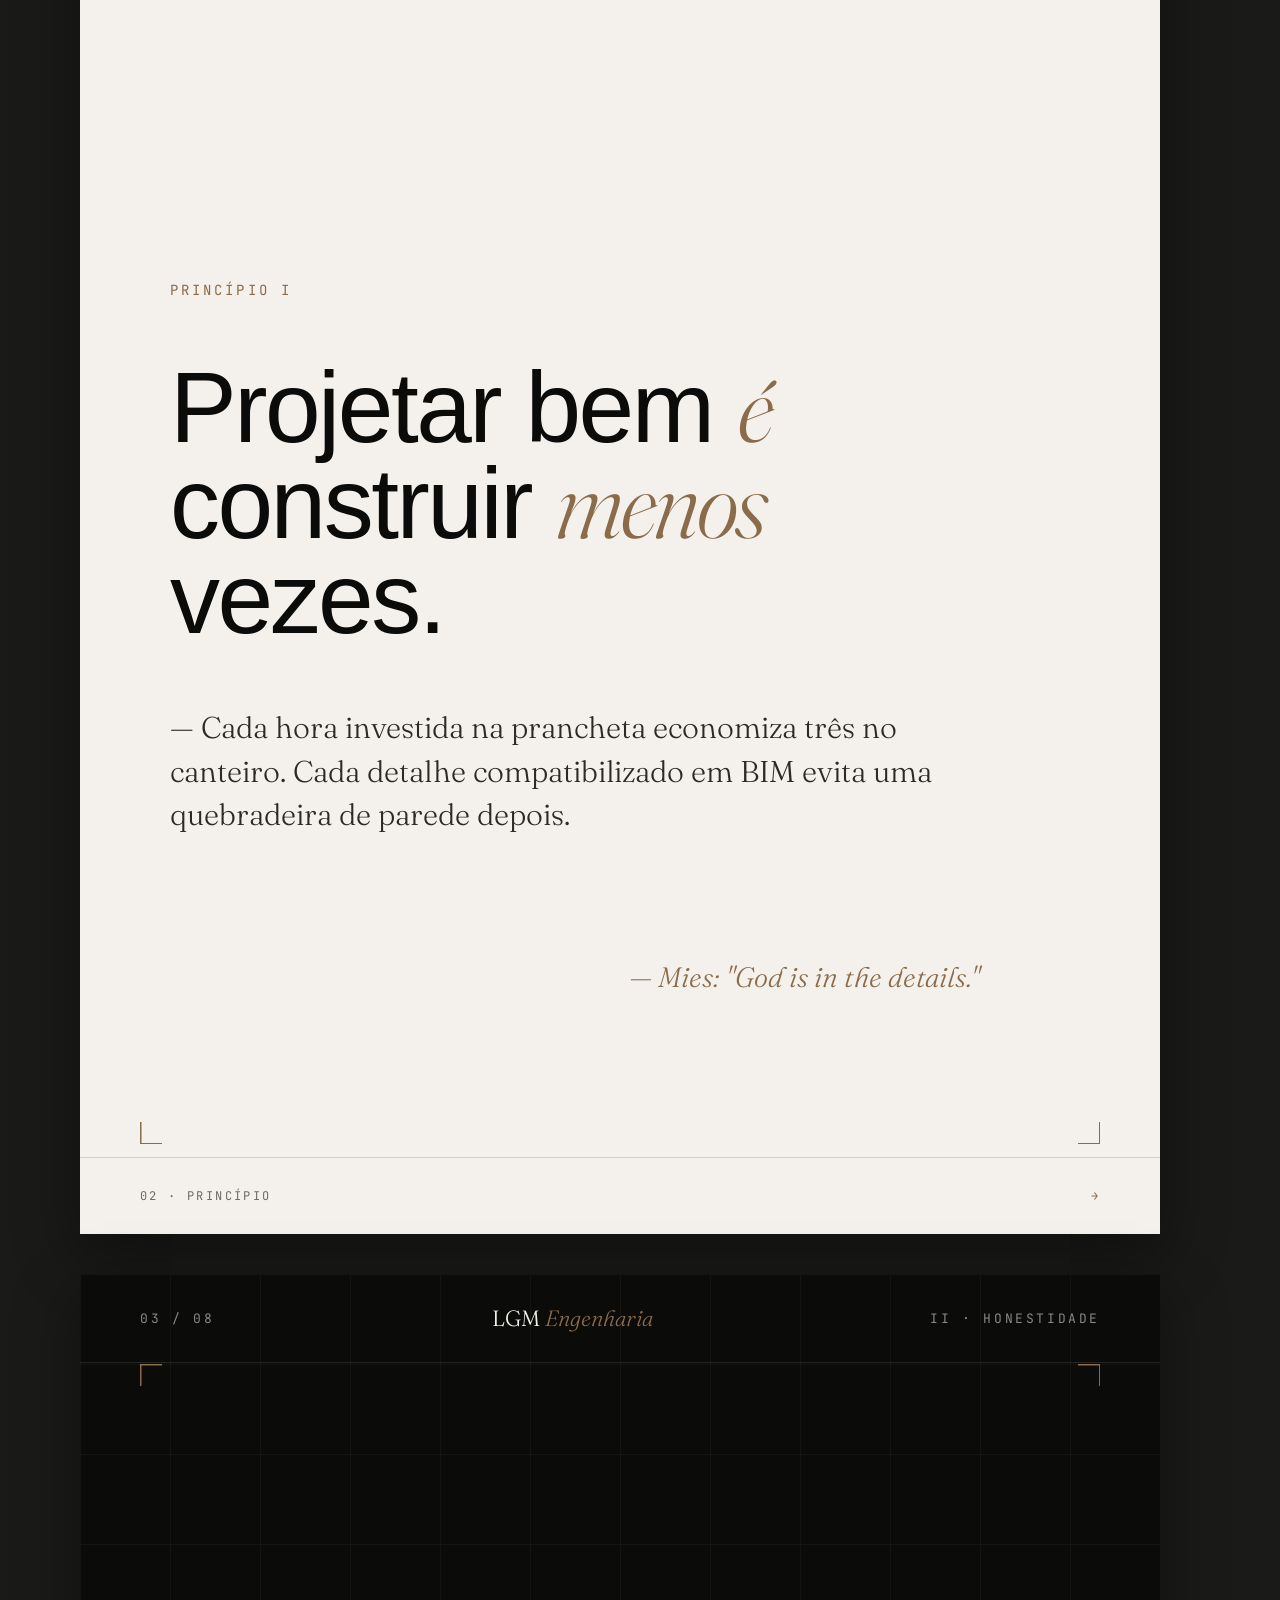
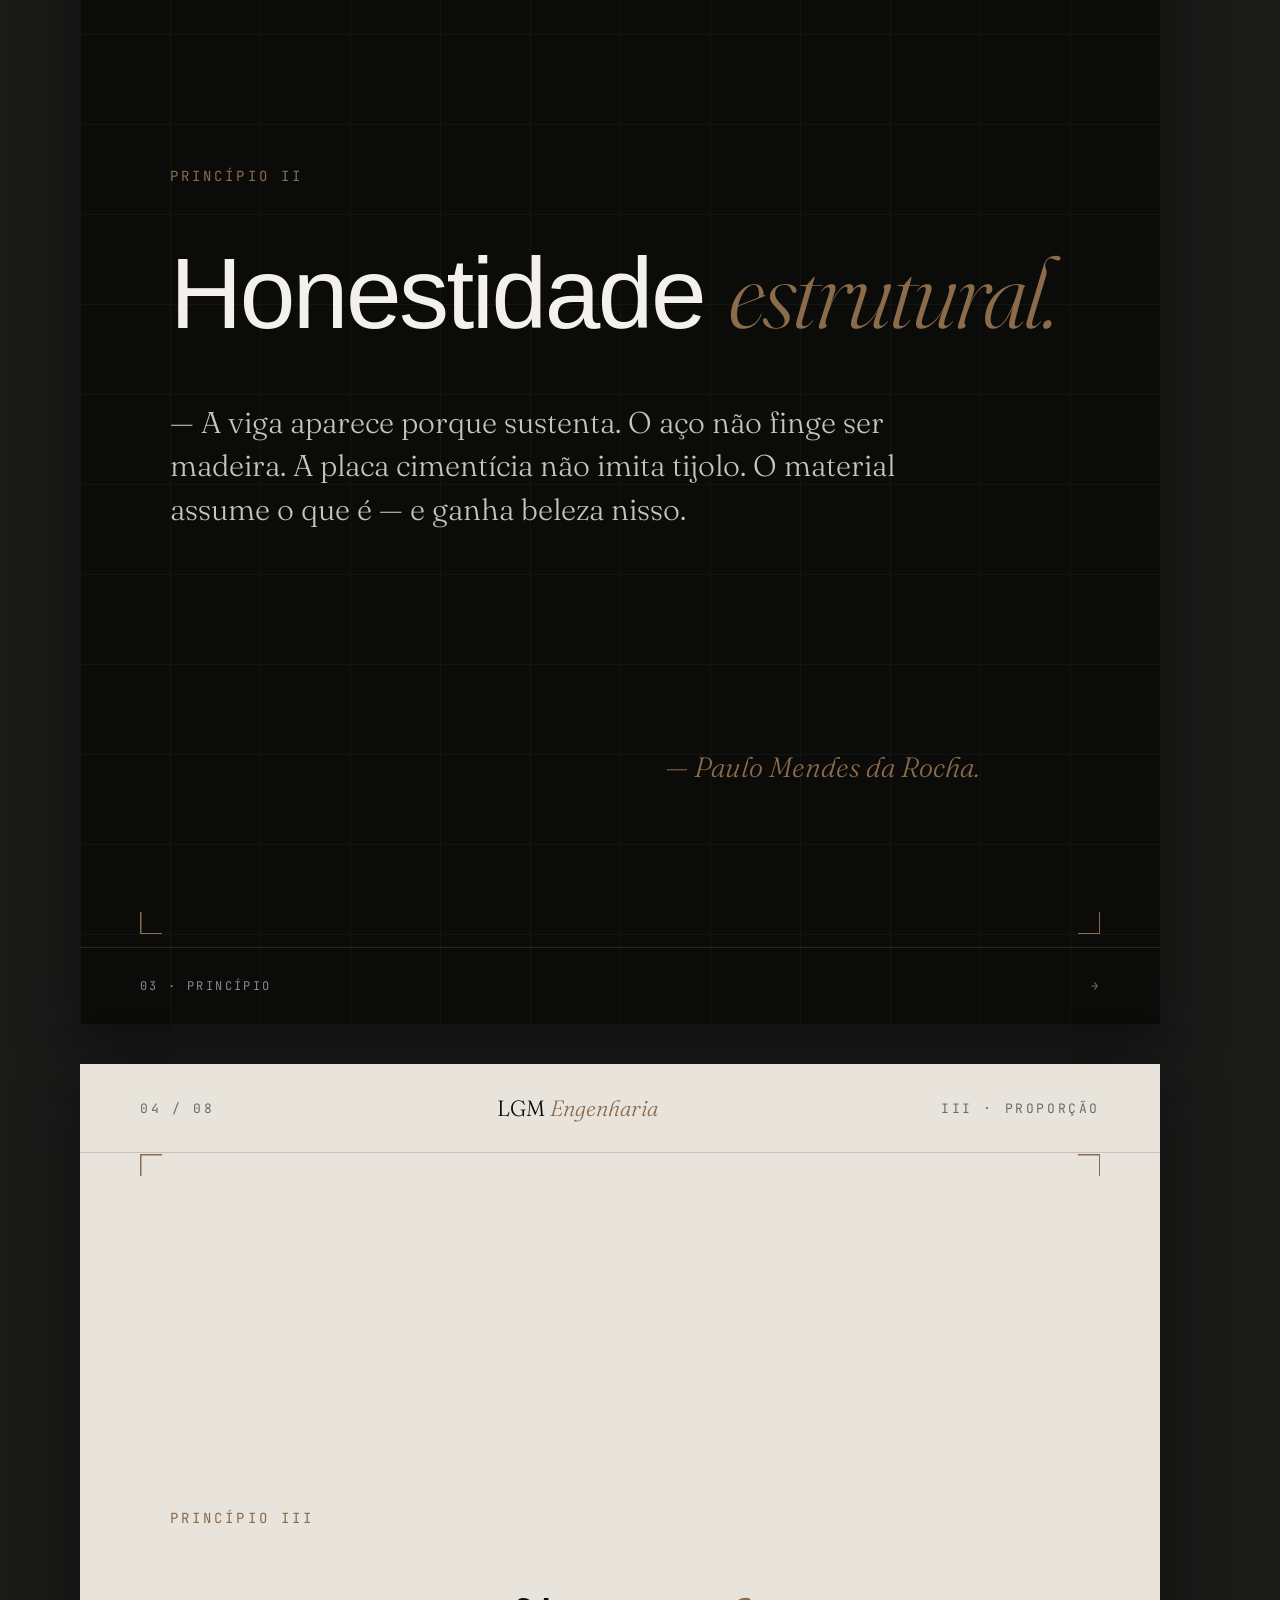
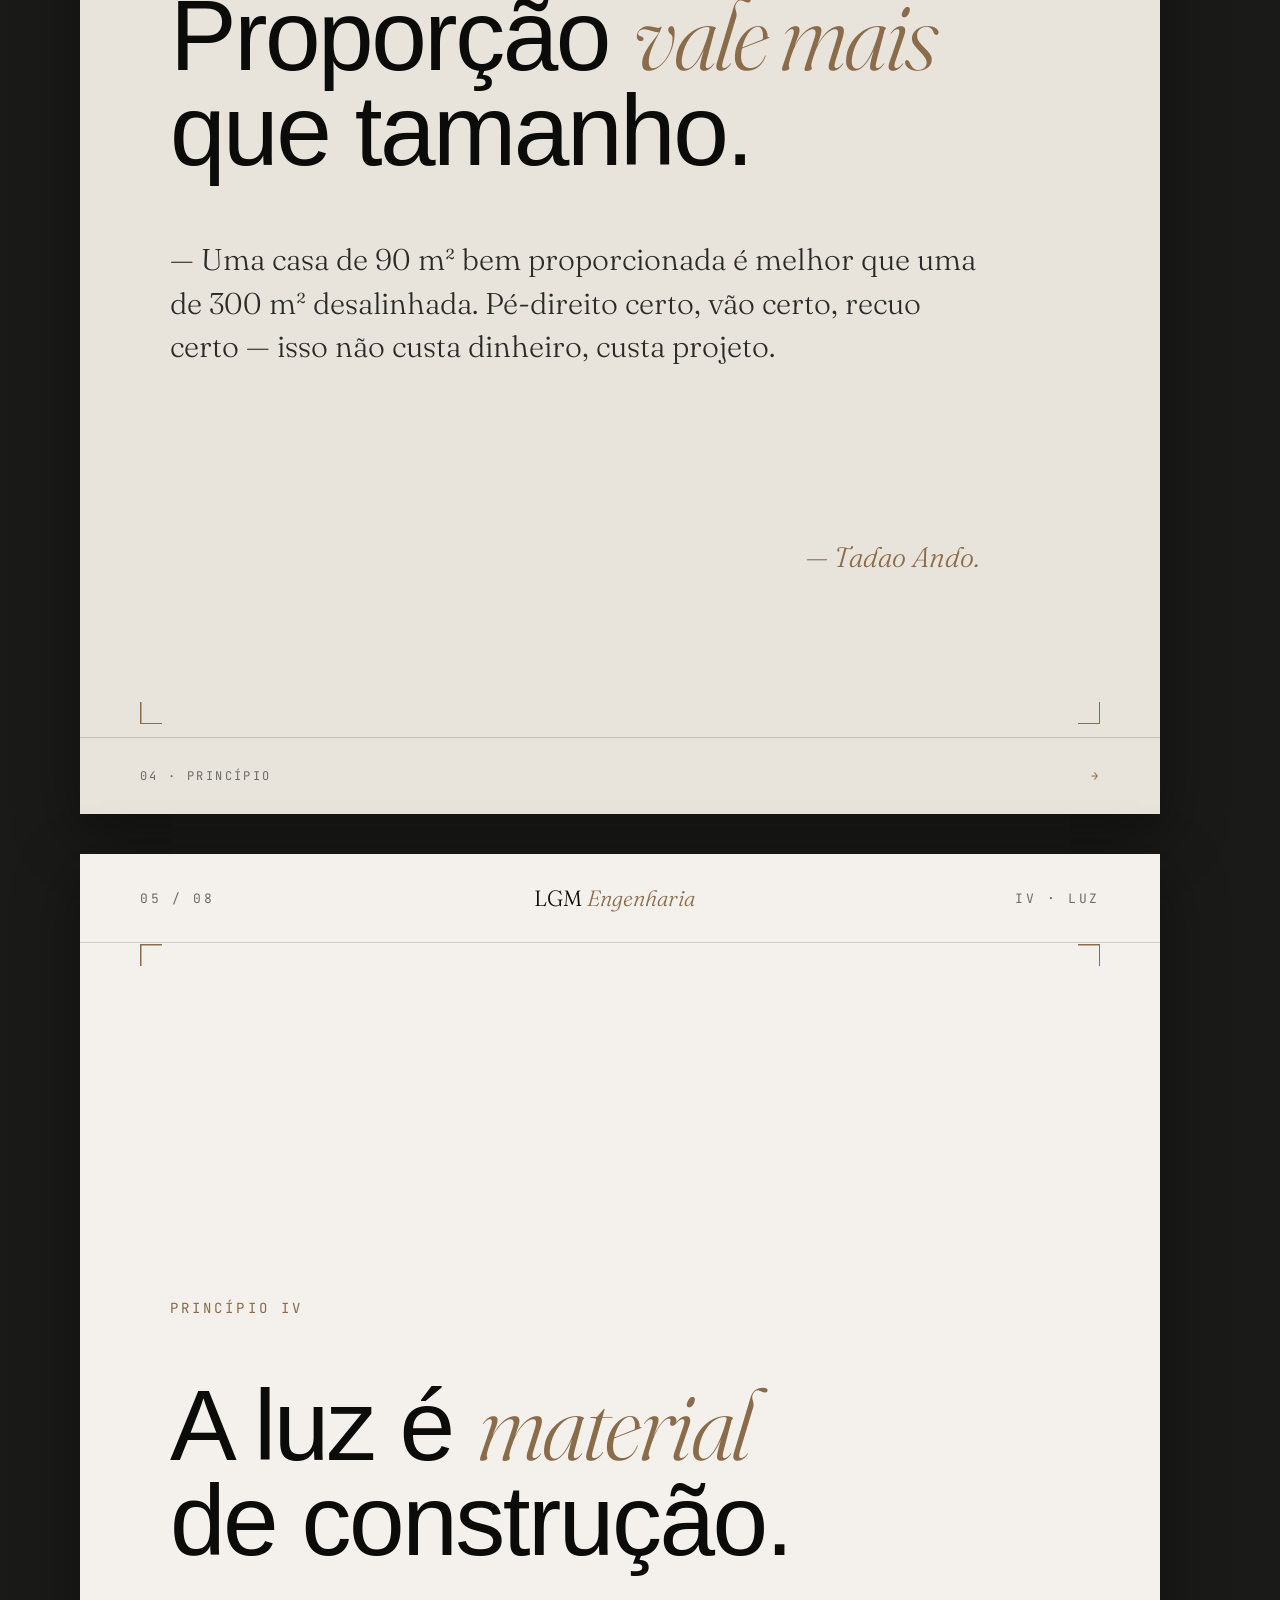
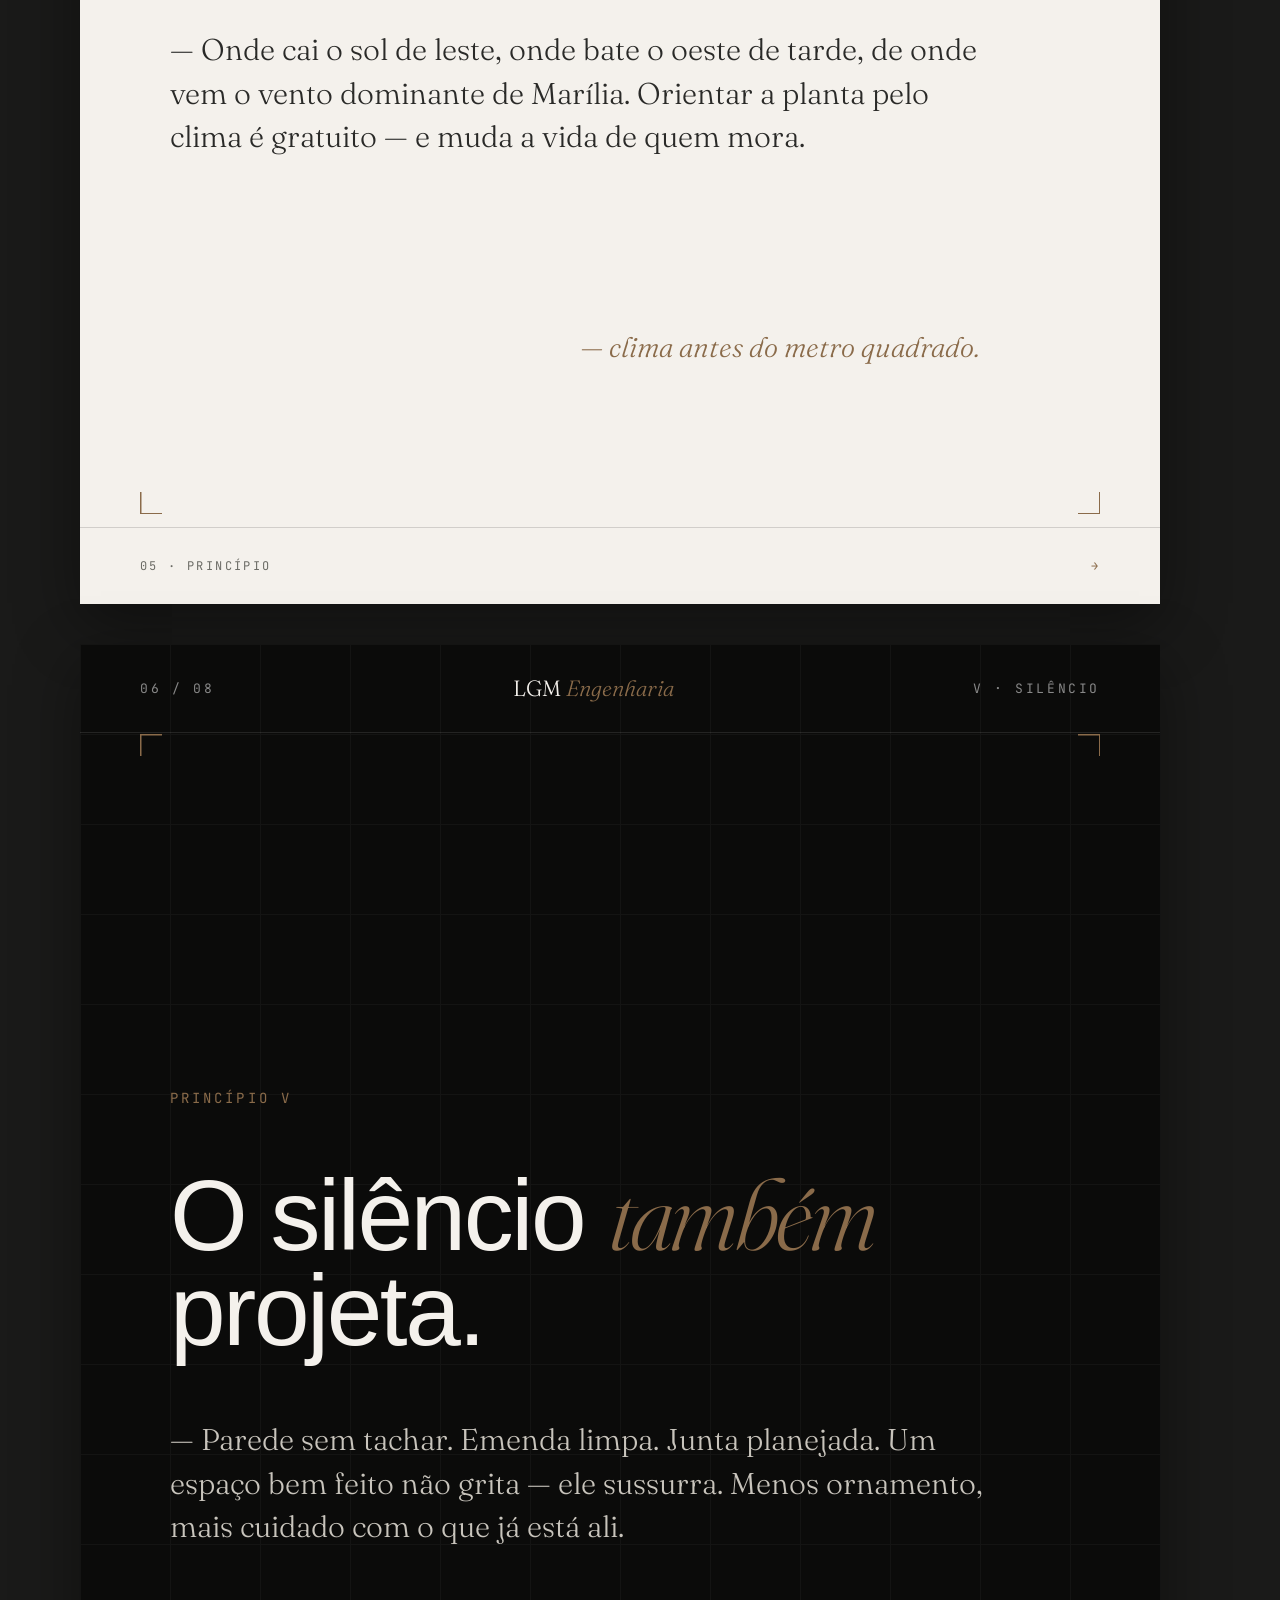
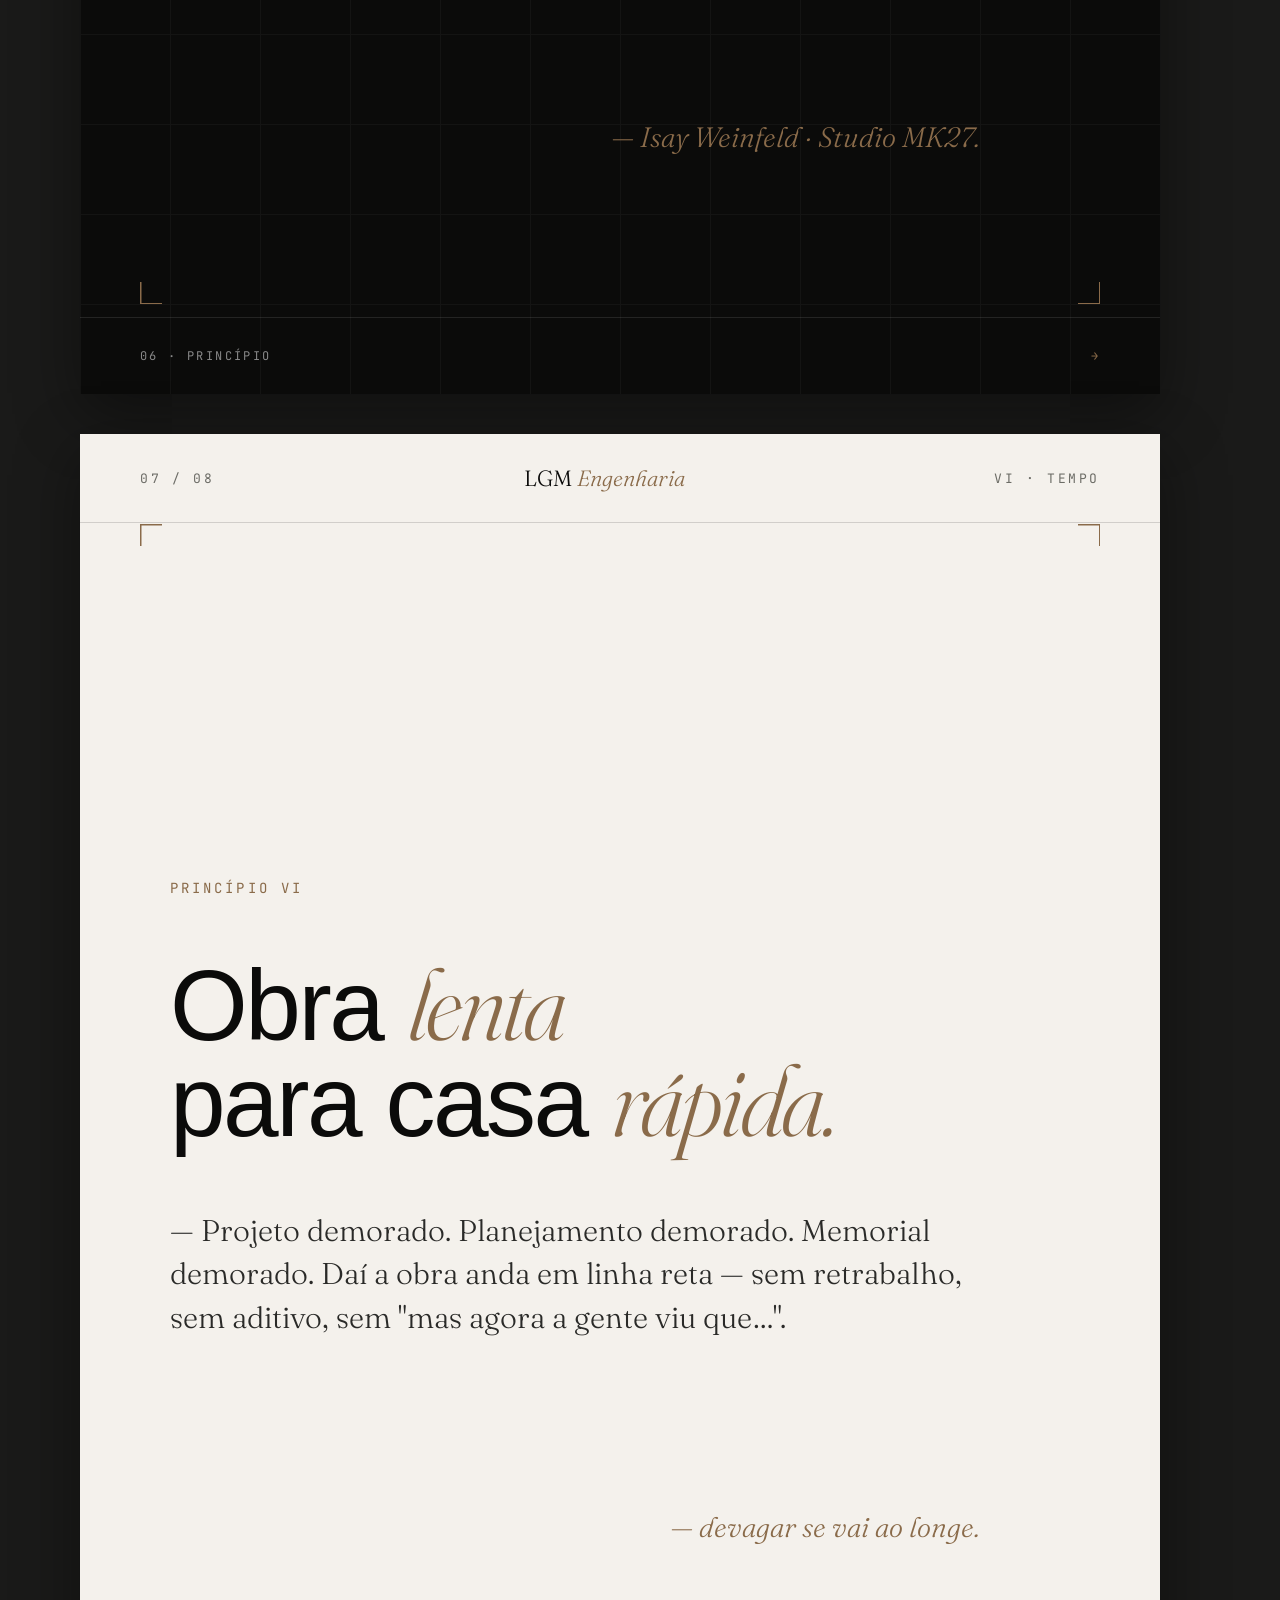
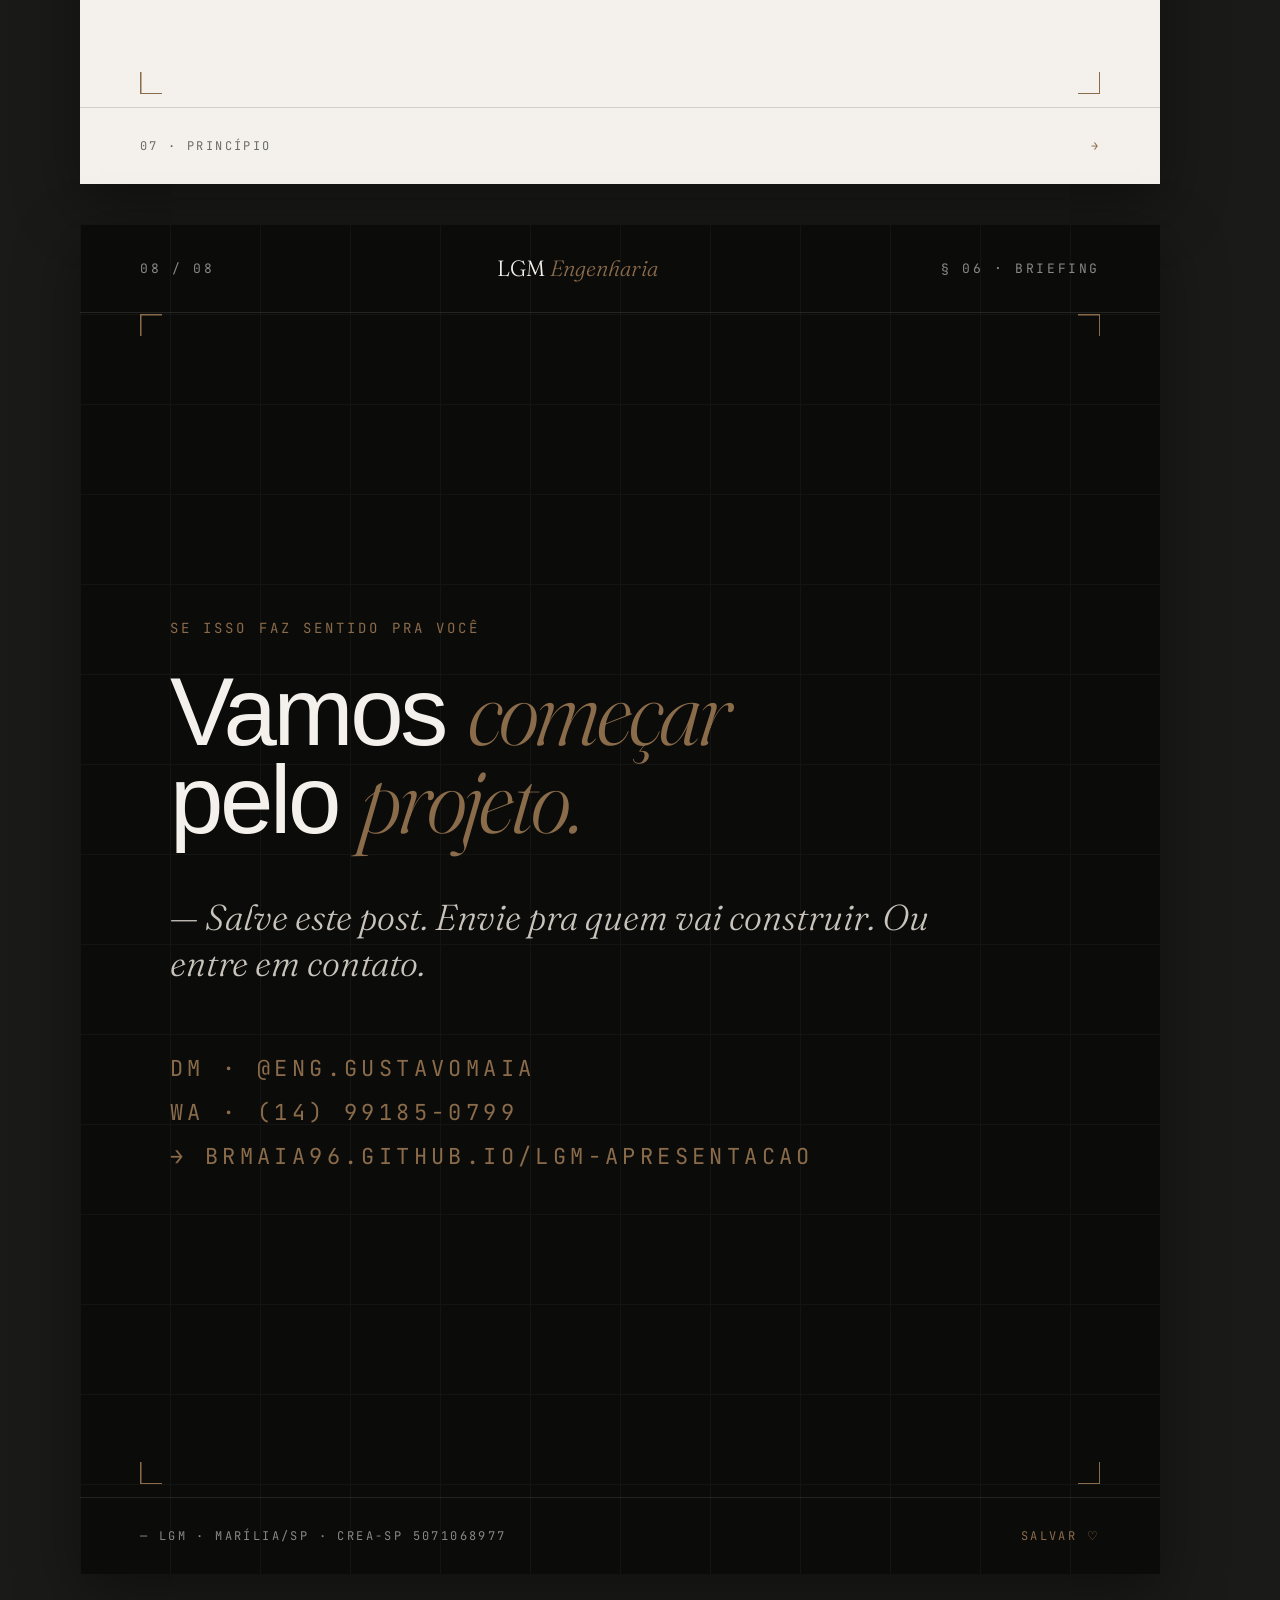
<file: instagram/carrossel-03-manifesto.html>
<!DOCTYPE html>
<html lang="pt-BR"><head>
<meta charset="UTF-8"><meta name="viewport" content="width=device-width,initial-scale=1">
<title>Carrossel 03 · Manifesto · Engenharia Lenta</title>
<link rel="preconnect" href="https://fonts.googleapis.com"><link rel="preconnect" href="https://fonts.gstatic.com" crossorigin>
<link href="https://fonts.googleapis.com/css2?family=Fraunces:ital,opsz,wght@0,9..144,300;0,9..144,400;1,9..144,300;1,9..144,400&family=Inter:wght@300;400;500;600&family=JetBrains+Mono:wght@400;500&display=swap" rel="stylesheet">
<link rel="stylesheet" href="_carrossel-base.css">
</head><body>
<div class="page-head">Carrossel Nº 03 · Manifesto · Engenharia Lenta · <a href="branding.html">Brand Book</a> · <a href="index-carrosseis.html">Índice</a></div>
<div class="carousel">

<!-- 1 CAPA -->
<div class="slide dark">
  <div class="grid-bg"></div>
  <div class="corners"></div>
  <div class="s-mast"><span>Nº 03 · MMXXVI</span><div class="logo">LGM <em>Engenharia</em></div><span>§ 00 · Ensaio</span></div>
  <div class="body" style="justify-content:flex-end;padding-bottom:180px">
    <div class="kicker">Fig. 03 · Manifesto</div>
    <div class="display">Engenharia<br><em>lenta.</em></div>
    <p class="lede" style="margin-top:50px">— Seis princípios que norteiam cada projeto que assino.</p>
  </div>
  <div class="s-foot"><span>@eng.gustavomaia</span><span class="swipe">arraste →</span></div>
</div>

<!-- 2 PRINCÍPIO I -->
<div class="slide">
  <div class="corners"></div>
  <div class="s-mast"><span>02 / 08</span><div class="logo">LGM <em>Engenharia</em></div><span>I · Precisão</span></div>
  <div class="body" style="justify-content:center">
    <div class="kicker">Princípio I</div>
    <h2 style="margin-top:30px">Projetar bem <em>é</em><br>construir <em>menos</em><br>vezes.</h2>
    <p class="body-t" style="margin-top:60px;max-width:820px">— Cada hora investida na prancheta economiza três no canteiro. Cada detalhe compatibilizado em BIM evita uma quebradeira de parede depois.</p>
    <div class="corner-tag">— Mies: "God is in the details."</div>
  </div>
  <div class="s-foot"><span>02 · Princípio</span><span class="swipe">→</span></div>
</div>

<!-- 3 PRINCÍPIO II -->
<div class="slide dark">
  <div class="grid-bg"></div>
  <div class="corners"></div>
  <div class="s-mast"><span>03 / 08</span><div class="logo">LGM <em>Engenharia</em></div><span>II · Honestidade</span></div>
  <div class="body" style="justify-content:center">
    <div class="kicker">Princípio II</div>
    <h2 style="margin-top:30px">Honestidade <em>estrutural.</em></h2>
    <p class="body-t" style="margin-top:60px;max-width:820px">— A viga aparece porque sustenta. O aço não finge ser madeira. A placa cimentícia não imita tijolo. O material assume o que é — e ganha beleza nisso.</p>
    <div class="corner-tag" style="color:var(--terra)">— Paulo Mendes da Rocha.</div>
  </div>
  <div class="s-foot"><span>03 · Princípio</span><span class="swipe">→</span></div>
</div>

<!-- 4 PRINCÍPIO III -->
<div class="slide paper2">
  <div class="corners"></div>
  <div class="s-mast"><span>04 / 08</span><div class="logo">LGM <em>Engenharia</em></div><span>III · Proporção</span></div>
  <div class="body" style="justify-content:center">
    <div class="kicker">Princípio III</div>
    <h2 style="margin-top:30px">Proporção <em>vale mais</em><br>que tamanho.</h2>
    <p class="body-t" style="margin-top:60px;max-width:820px">— Uma casa de 90 m² bem proporcionada é melhor que uma de 300 m² desalinhada. Pé-direito certo, vão certo, recuo certo — isso não custa dinheiro, custa projeto.</p>
    <div class="corner-tag">— Tadao Ando.</div>
  </div>
  <div class="s-foot"><span>04 · Princípio</span><span class="swipe">→</span></div>
</div>

<!-- 5 PRINCÍPIO IV -->
<div class="slide">
  <div class="corners"></div>
  <div class="s-mast"><span>05 / 08</span><div class="logo">LGM <em>Engenharia</em></div><span>IV · Luz</span></div>
  <div class="body" style="justify-content:center">
    <div class="kicker">Princípio IV</div>
    <h2 style="margin-top:30px">A luz é <em>material</em><br>de construção.</h2>
    <p class="body-t" style="margin-top:60px;max-width:820px">— Onde cai o sol de leste, onde bate o oeste de tarde, de onde vem o vento dominante de Marília. Orientar a planta pelo clima é gratuito — e muda a vida de quem mora.</p>
    <div class="corner-tag" style="color:var(--terra)">— clima antes do metro quadrado.</div>
  </div>
  <div class="s-foot"><span>05 · Princípio</span><span class="swipe">→</span></div>
</div>

<!-- 6 PRINCÍPIO V -->
<div class="slide dark">
  <div class="grid-bg"></div>
  <div class="corners"></div>
  <div class="s-mast"><span>06 / 08</span><div class="logo">LGM <em>Engenharia</em></div><span>V · Silêncio</span></div>
  <div class="body" style="justify-content:center">
    <div class="kicker">Princípio V</div>
    <h2 style="margin-top:30px">O silêncio <em>também</em><br>projeta.</h2>
    <p class="body-t" style="margin-top:60px;max-width:820px">— Parede sem tachar. Emenda limpa. Junta planejada. Um espaço bem feito não grita — ele sussurra. Menos ornamento, mais cuidado com o que já está ali.</p>
    <div class="corner-tag" style="color:var(--terra)">— Isay Weinfeld · Studio MK27.</div>
  </div>
  <div class="s-foot"><span>06 · Princípio</span><span class="swipe">→</span></div>
</div>

<!-- 7 PRINCÍPIO VI -->
<div class="slide">
  <div class="corners"></div>
  <div class="s-mast"><span>07 / 08</span><div class="logo">LGM <em>Engenharia</em></div><span>VI · Tempo</span></div>
  <div class="body" style="justify-content:center">
    <div class="kicker">Princípio VI</div>
    <h2 style="margin-top:30px">Obra <em>lenta</em><br>para casa <em>rápida.</em></h2>
    <p class="body-t" style="margin-top:60px;max-width:820px">— Projeto demorado. Planejamento demorado. Memorial demorado. Daí a obra anda em linha reta — sem retrabalho, sem aditivo, sem "mas agora a gente viu que…".</p>
    <div class="corner-tag">— devagar se vai ao longe.</div>
  </div>
  <div class="s-foot"><span>07 · Princípio</span><span class="swipe">→</span></div>
</div>

<!-- 8 CTA -->
<div class="slide dark">
  <div class="grid-bg"></div>
  <div class="corners"></div>
  <div class="s-mast"><span>08 / 08</span><div class="logo">LGM <em>Engenharia</em></div><span>§ 06 · Briefing</span></div>
  <div class="body" style="justify-content:center">
    <div class="kicker">Se isso faz sentido pra você</div>
    <div class="display sm">Vamos <em>começar</em><br>pelo <em>projeto.</em></div>
    <p class="lede" style="margin-top:50px">— Salve este post. Envie pra quem vai construir. Ou entre em contato.</p>
    <div style="margin-top:60px;font-family:var(--M);font-size:22px;letter-spacing:.2em;text-transform:uppercase;color:var(--terra);line-height:2">
      DM · @eng.gustavomaia<br>
      WA · (14) 99185-0799<br>
      → BRMAIA96.GITHUB.IO/LGM-APRESENTACAO
    </div>
  </div>
  <div class="s-foot"><span>— LGM · Marília/SP · CREA-SP 5071068977</span><span class="swipe">salvar ♡</span></div>
</div>

</div></body></html>
</file>
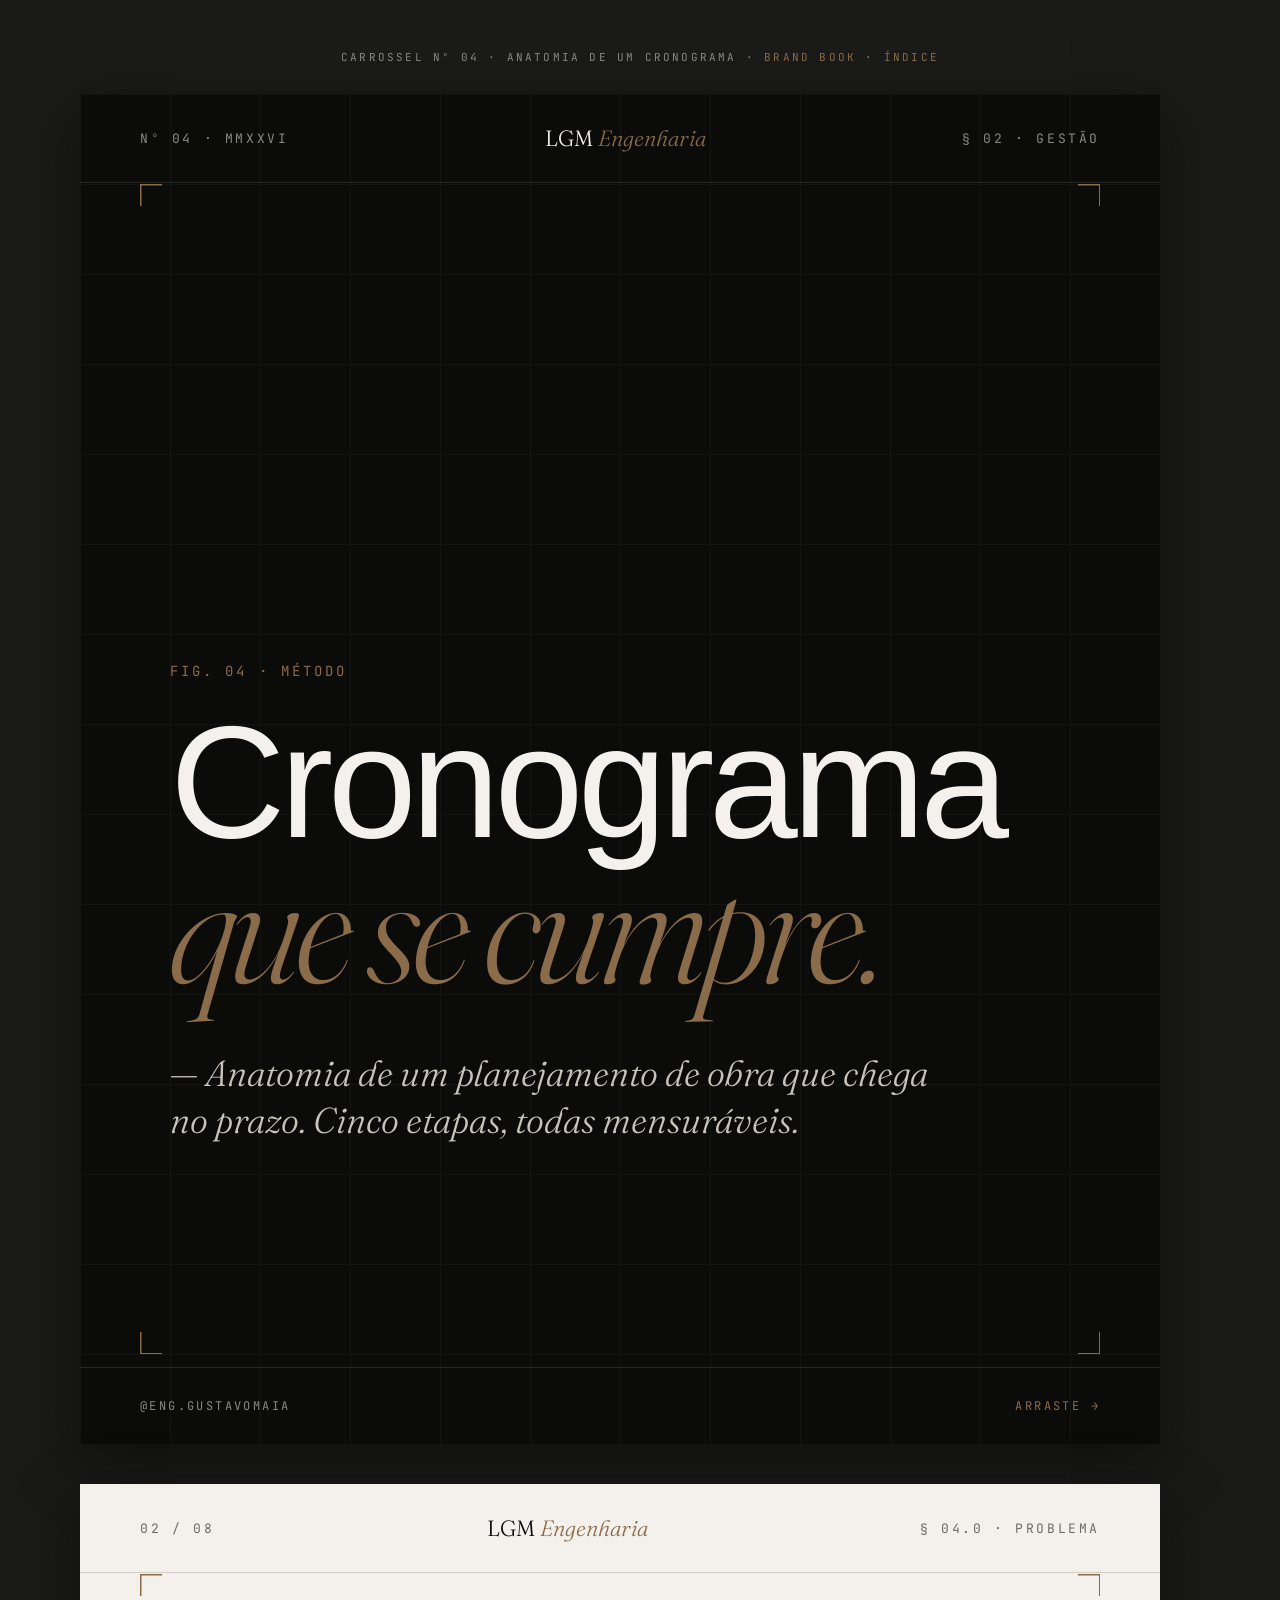
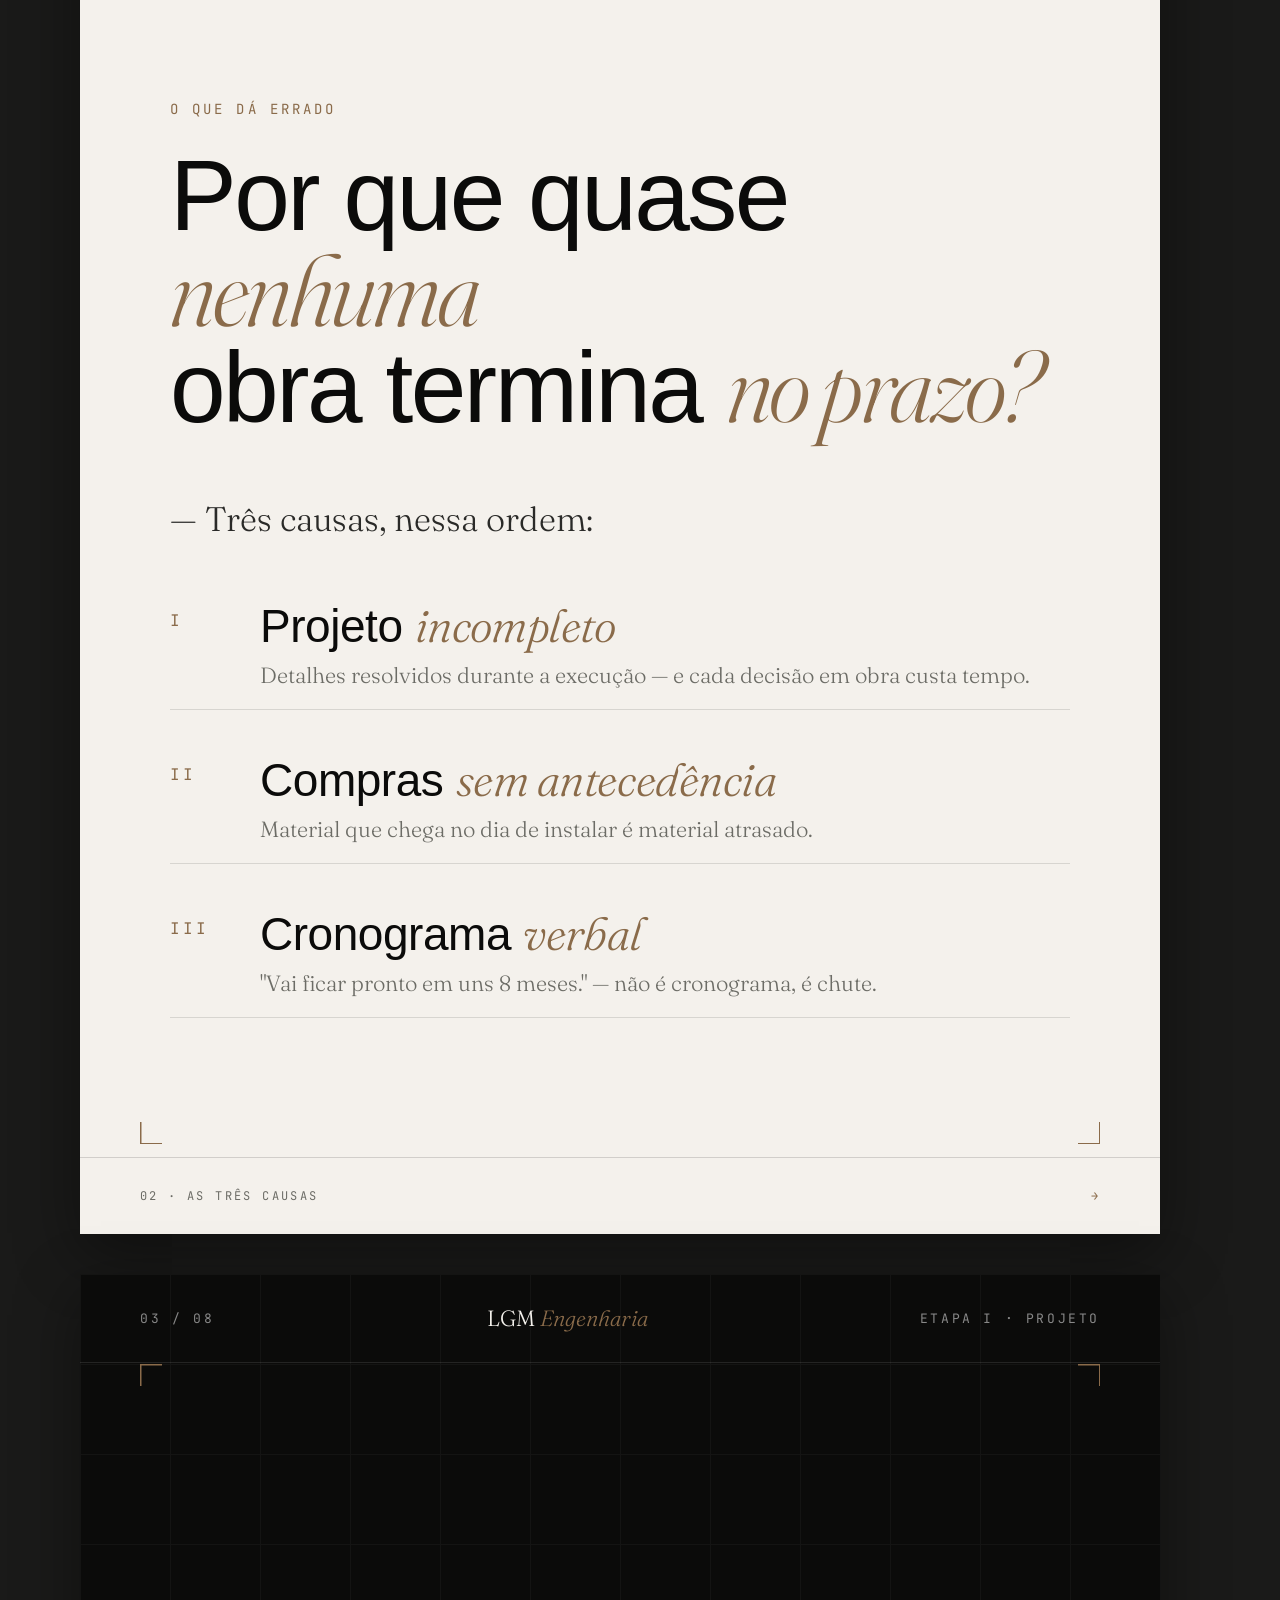
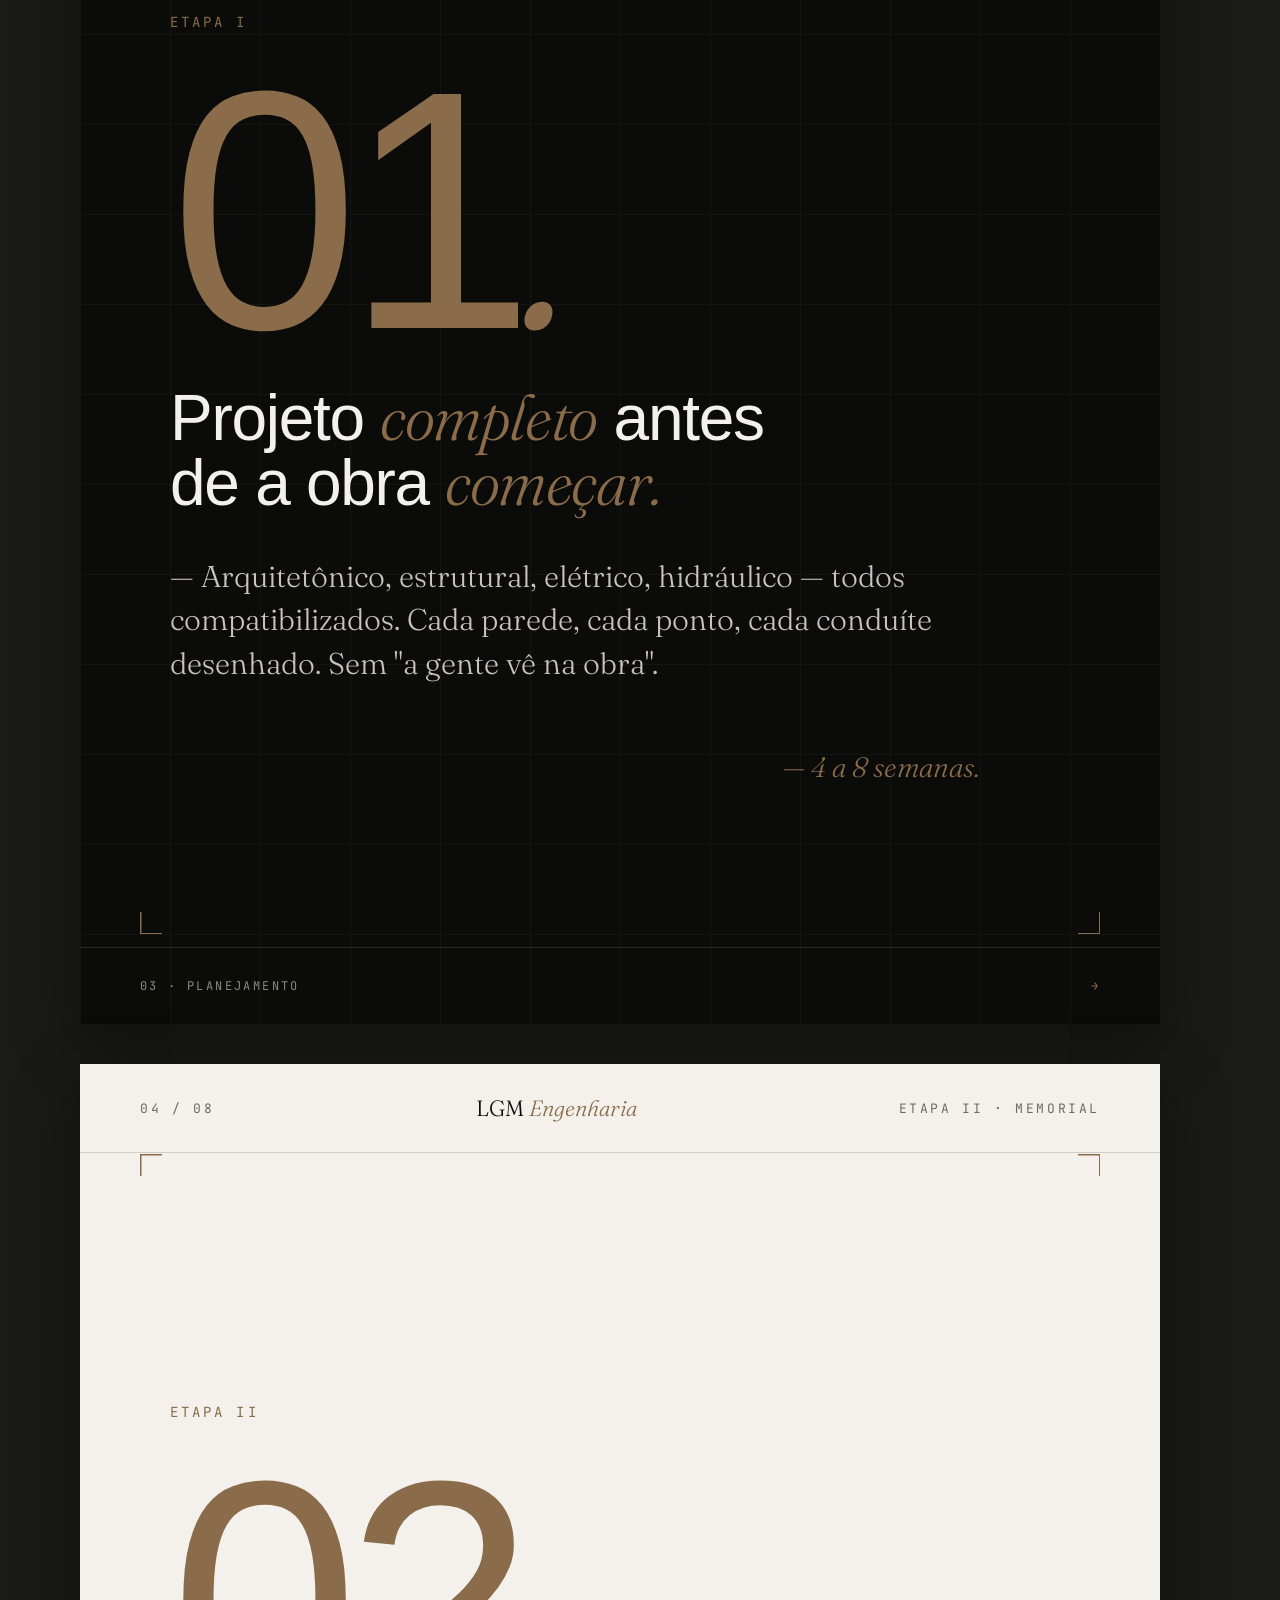
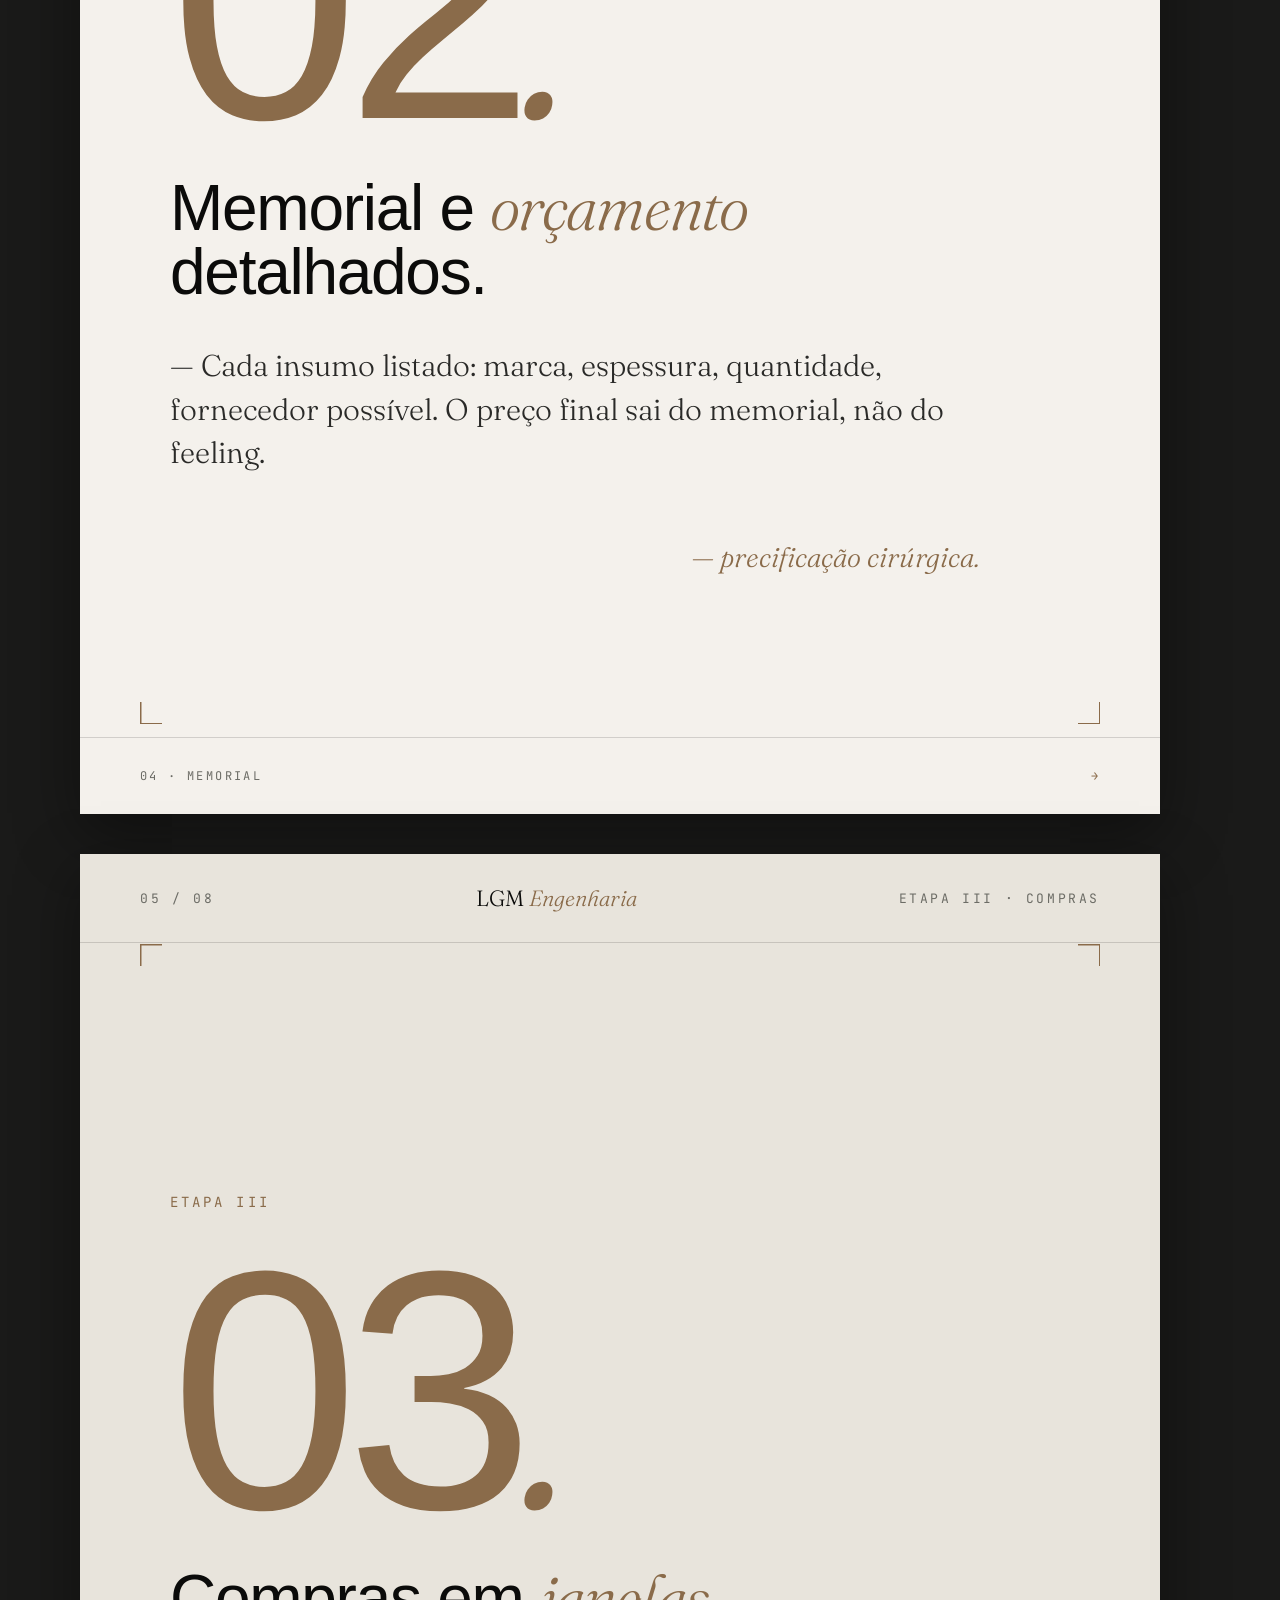
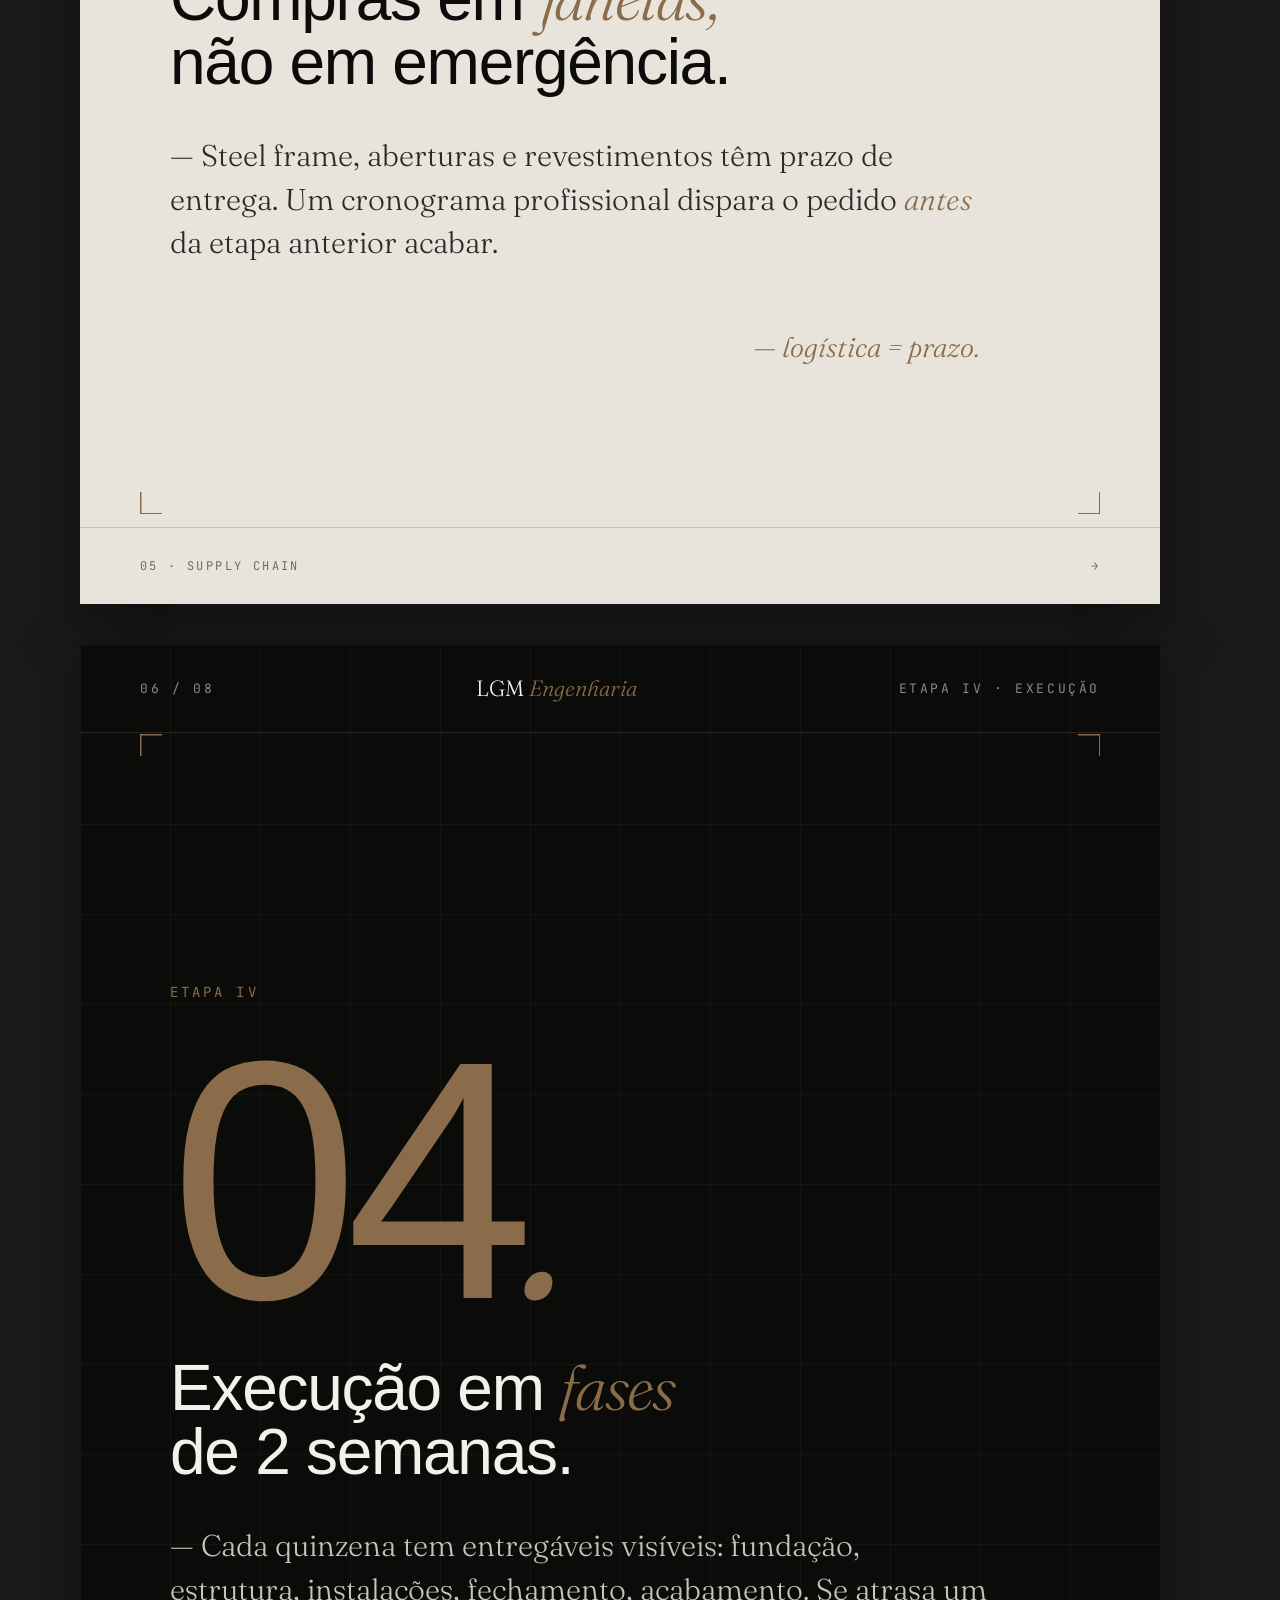
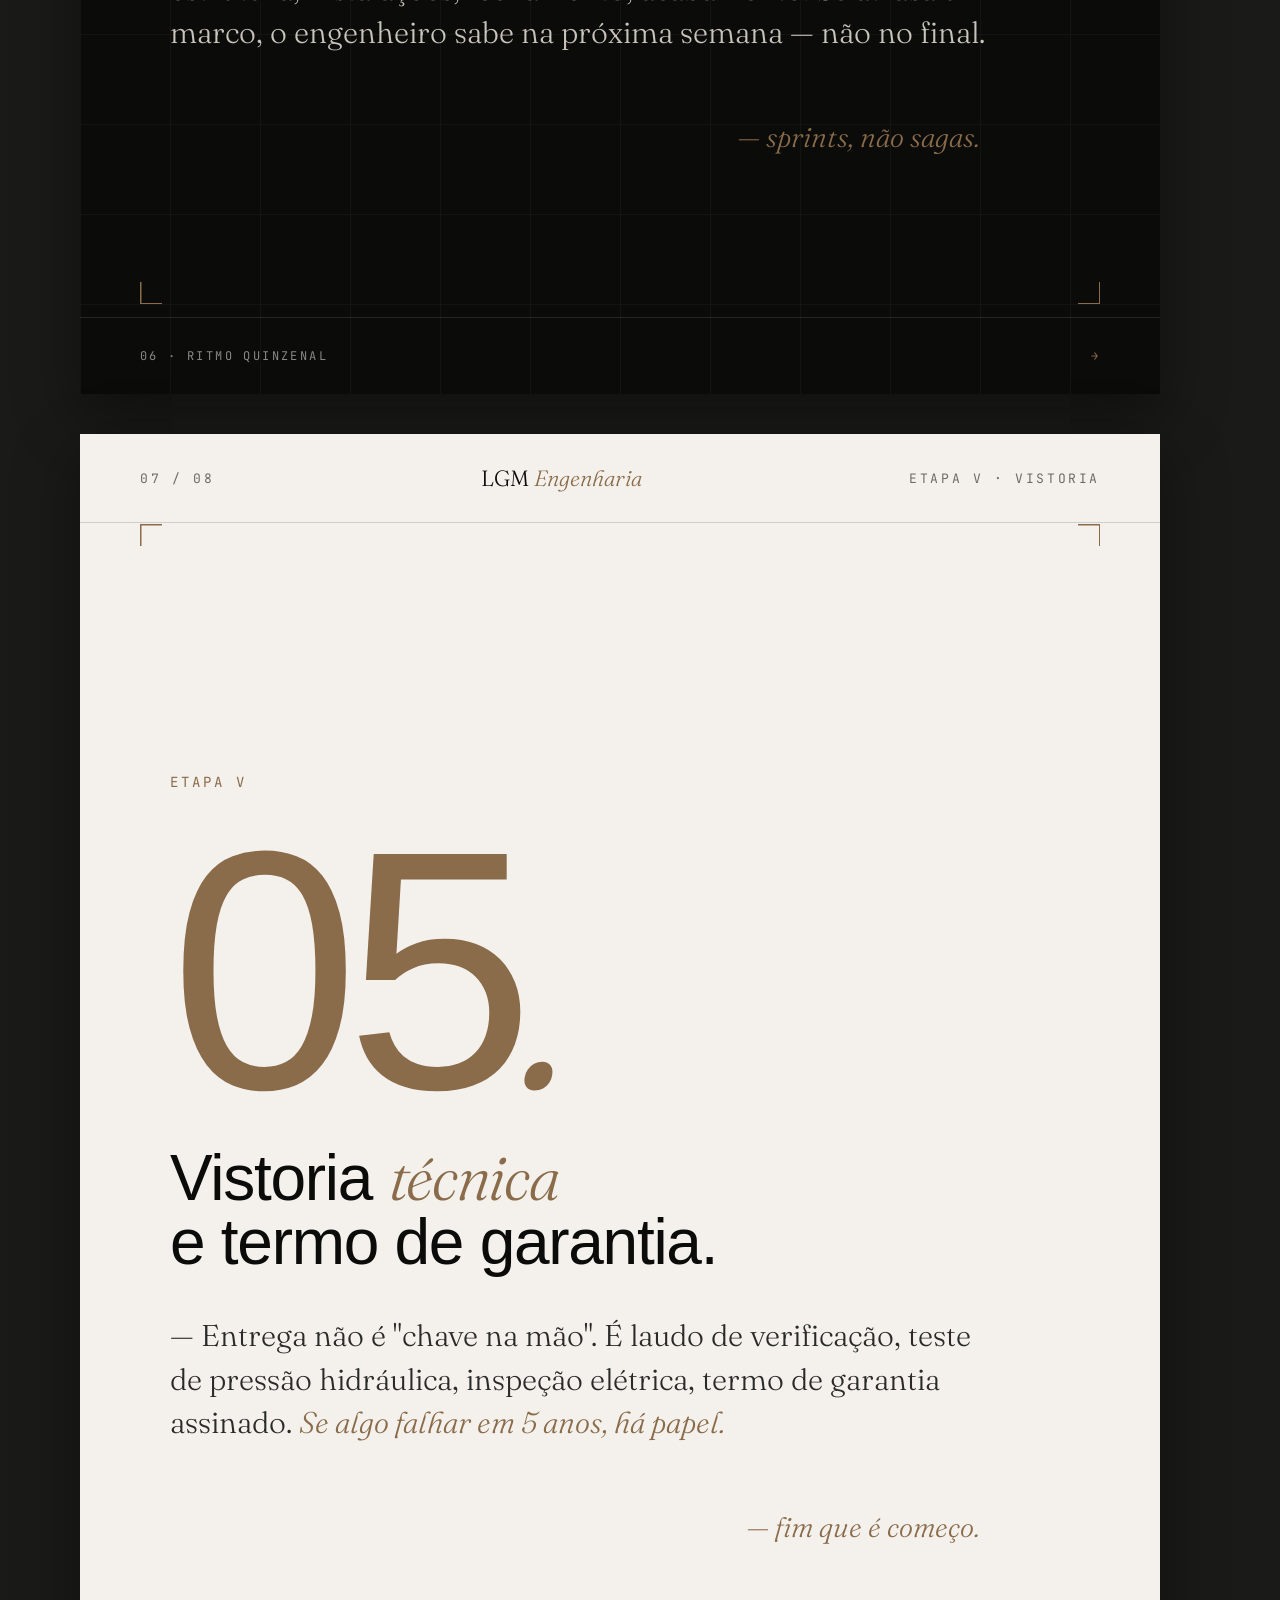
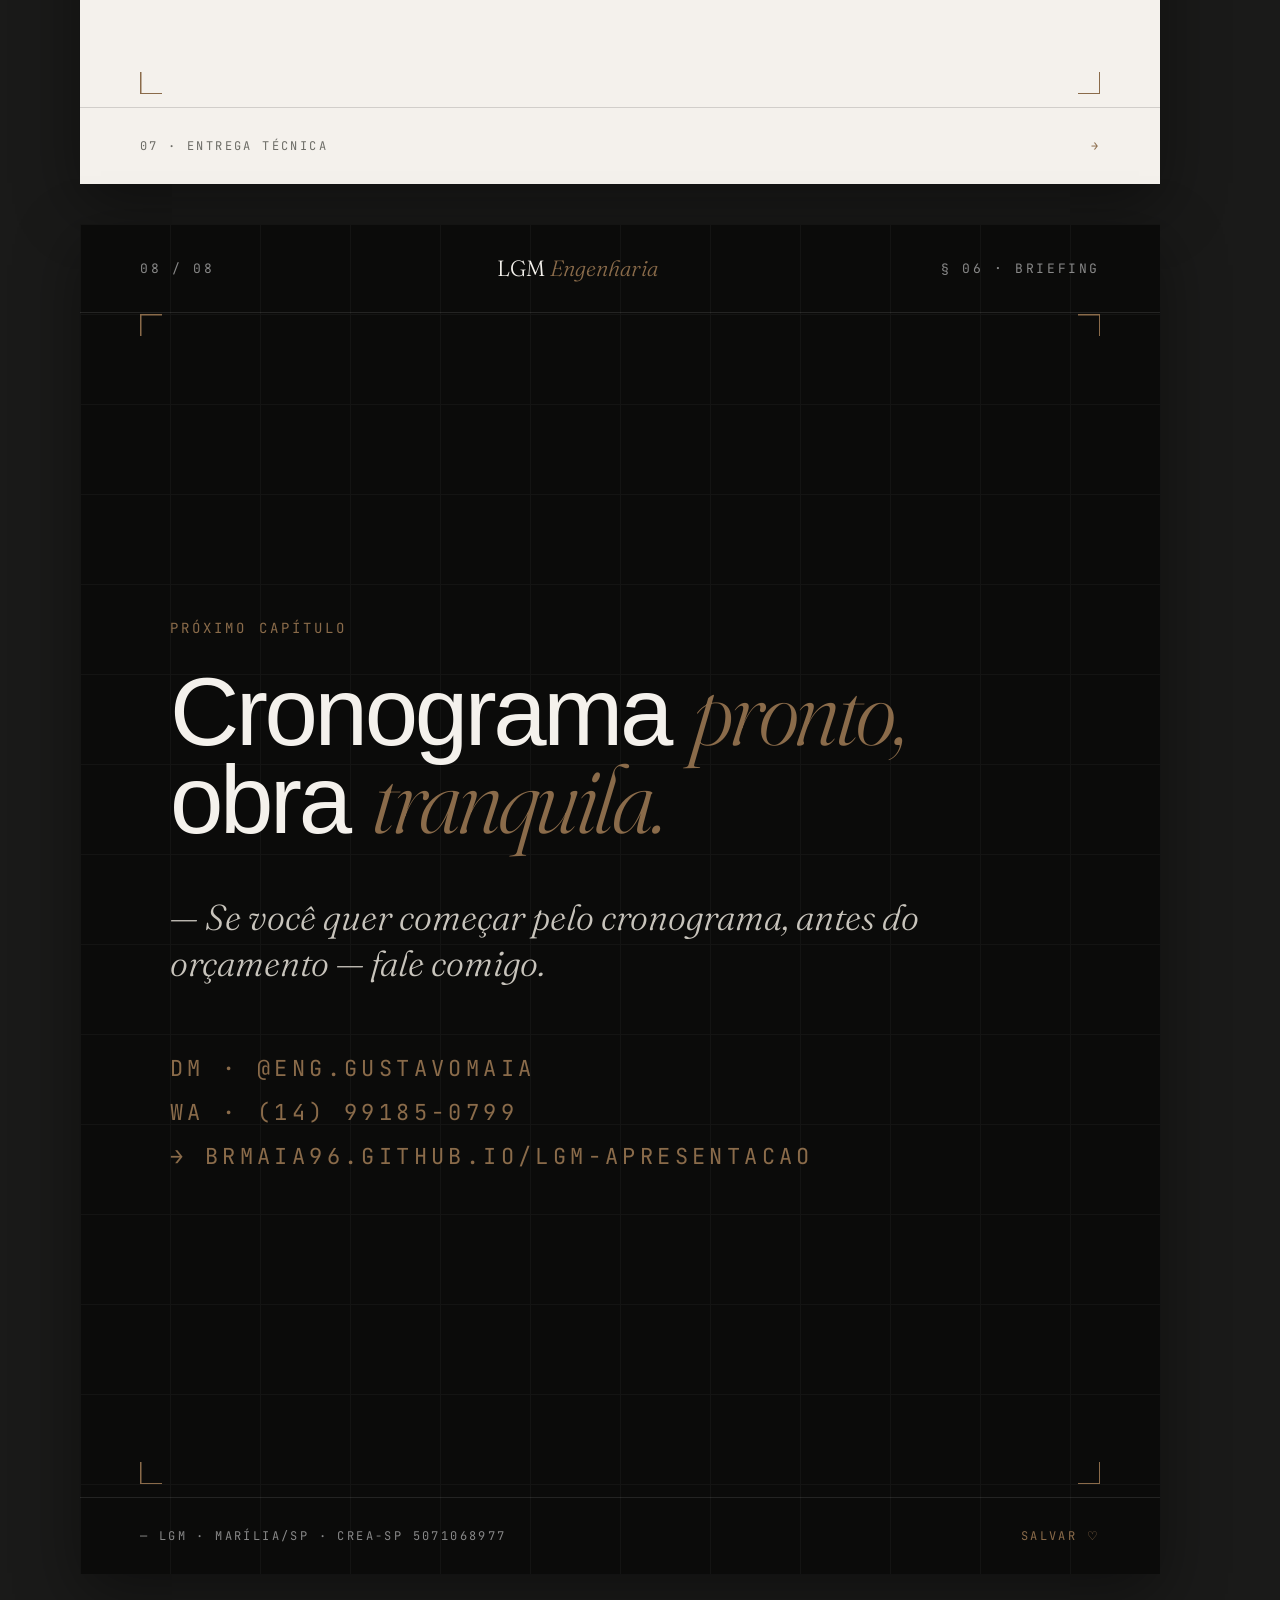
<file: instagram/carrossel-04-cronograma.html>
<!DOCTYPE html>
<html lang="pt-BR"><head>
<meta charset="UTF-8"><meta name="viewport" content="width=device-width,initial-scale=1">
<title>Carrossel 04 · Anatomia de um cronograma</title>
<link rel="preconnect" href="https://fonts.googleapis.com"><link rel="preconnect" href="https://fonts.gstatic.com" crossorigin>
<link href="https://fonts.googleapis.com/css2?family=Fraunces:ital,opsz,wght@0,9..144,300;0,9..144,400;1,9..144,300;1,9..144,400&family=Inter:wght@300;400;500;600&family=JetBrains+Mono:wght@400;500&display=swap" rel="stylesheet">
<link rel="stylesheet" href="_carrossel-base.css">
</head><body>
<div class="page-head">Carrossel Nº 04 · Anatomia de um cronograma · <a href="branding.html">Brand Book</a> · <a href="index-carrosseis.html">Índice</a></div>
<div class="carousel">

<!-- 1 CAPA -->
<div class="slide dark">
  <div class="grid-bg"></div>
  <div class="corners"></div>
  <div class="s-mast"><span>Nº 04 · MMXXVI</span><div class="logo">LGM <em>Engenharia</em></div><span>§ 02 · Gestão</span></div>
  <div class="body" style="justify-content:flex-end;padding-bottom:180px">
    <div class="kicker">Fig. 04 · Método</div>
    <div class="display">Cronograma<br><em>que se cumpre.</em></div>
    <p class="lede" style="margin-top:50px">— Anatomia de um planejamento de obra que chega no prazo. Cinco etapas, todas mensuráveis.</p>
  </div>
  <div class="s-foot"><span>@eng.gustavomaia</span><span class="swipe">arraste →</span></div>
</div>

<!-- 2 · PORQUE FALHA -->
<div class="slide">
  <div class="corners"></div>
  <div class="s-mast"><span>02 / 08</span><div class="logo">LGM <em>Engenharia</em></div><span>§ 04.0 · Problema</span></div>
  <div class="body" style="justify-content:center">
    <div class="kicker">O que dá errado</div>
    <h2>Por que quase <em>nenhuma</em><br>obra termina <em>no prazo?</em></h2>
    <p class="body-t" style="margin-top:60px;font-size:34px">— Três causas, nessa ordem:</p>
    <div class="list" style="margin-top:40px">
      <div class="list-item"><div class="list-num">I</div><div><div class="list-title">Projeto <em>incompleto</em></div><div class="list-desc">Detalhes resolvidos durante a execução — e cada decisão em obra custa tempo.</div></div></div>
      <div class="list-item"><div class="list-num">II</div><div><div class="list-title">Compras <em>sem antecedência</em></div><div class="list-desc">Material que chega no dia de instalar é material atrasado.</div></div></div>
      <div class="list-item"><div class="list-num">III</div><div><div class="list-title">Cronograma <em>verbal</em></div><div class="list-desc">"Vai ficar pronto em uns 8 meses." — não é cronograma, é chute.</div></div></div>
    </div>
  </div>
  <div class="s-foot"><span>02 · As três causas</span><span class="swipe">→</span></div>
</div>

<!-- 3 · ETAPA I -->
<div class="slide dark">
  <div class="grid-bg"></div>
  <div class="corners"></div>
  <div class="s-mast"><span>03 / 08</span><div class="logo">LGM <em>Engenharia</em></div><span>Etapa I · Projeto</span></div>
  <div class="body" style="justify-content:center">
    <div class="kicker">Etapa I</div>
    <div class="num-big" style="color:var(--terra)">01<em>.</em></div>
    <h3 style="margin-top:30px">Projeto <em>completo</em> antes<br>de a obra <em>começar.</em></h3>
    <p class="body-t" style="margin-top:40px;max-width:820px">— Arquitetônico, estrutural, elétrico, hidráulico — todos compatibilizados. Cada parede, cada ponto, cada conduíte desenhado. Sem "a gente vê na obra".</p>
    <div class="corner-tag" style="color:var(--terra)">— 4 a 8 semanas.</div>
  </div>
  <div class="s-foot"><span>03 · Planejamento</span><span class="swipe">→</span></div>
</div>

<!-- 4 · ETAPA II -->
<div class="slide">
  <div class="corners"></div>
  <div class="s-mast"><span>04 / 08</span><div class="logo">LGM <em>Engenharia</em></div><span>Etapa II · Memorial</span></div>
  <div class="body" style="justify-content:center">
    <div class="kicker">Etapa II</div>
    <div class="num-big">02<em>.</em></div>
    <h3 style="margin-top:30px">Memorial e <em>orçamento</em><br>detalhados.</h3>
    <p class="body-t" style="margin-top:40px;max-width:820px">— Cada insumo listado: marca, espessura, quantidade, fornecedor possível. O preço final sai do memorial, não do feeling.</p>
    <div class="corner-tag">— precificação cirúrgica.</div>
  </div>
  <div class="s-foot"><span>04 · Memorial</span><span class="swipe">→</span></div>
</div>

<!-- 5 · ETAPA III -->
<div class="slide paper2">
  <div class="corners"></div>
  <div class="s-mast"><span>05 / 08</span><div class="logo">LGM <em>Engenharia</em></div><span>Etapa III · Compras</span></div>
  <div class="body" style="justify-content:center">
    <div class="kicker">Etapa III</div>
    <div class="num-big">03<em>.</em></div>
    <h3 style="margin-top:30px">Compras em <em>janelas,</em><br>não em emergência.</h3>
    <p class="body-t" style="margin-top:40px;max-width:820px">— Steel frame, aberturas e revestimentos têm prazo de entrega. Um cronograma profissional dispara o pedido <em style="color:var(--terra)">antes</em> da etapa anterior acabar.</p>
    <div class="corner-tag">— logística = prazo.</div>
  </div>
  <div class="s-foot"><span>05 · Supply chain</span><span class="swipe">→</span></div>
</div>

<!-- 6 · ETAPA IV -->
<div class="slide dark">
  <div class="grid-bg"></div>
  <div class="corners"></div>
  <div class="s-mast"><span>06 / 08</span><div class="logo">LGM <em>Engenharia</em></div><span>Etapa IV · Execução</span></div>
  <div class="body" style="justify-content:center">
    <div class="kicker">Etapa IV</div>
    <div class="num-big" style="color:var(--terra)">04<em>.</em></div>
    <h3 style="margin-top:30px">Execução em <em>fases</em><br>de 2 semanas.</h3>
    <p class="body-t" style="margin-top:40px;max-width:820px">— Cada quinzena tem entregáveis visíveis: fundação, estrutura, instalações, fechamento, acabamento. Se atrasa um marco, o engenheiro sabe na próxima semana — não no final.</p>
    <div class="corner-tag" style="color:var(--terra)">— sprints, não sagas.</div>
  </div>
  <div class="s-foot"><span>06 · Ritmo quinzenal</span><span class="swipe">→</span></div>
</div>

<!-- 7 · ETAPA V -->
<div class="slide">
  <div class="corners"></div>
  <div class="s-mast"><span>07 / 08</span><div class="logo">LGM <em>Engenharia</em></div><span>Etapa V · Vistoria</span></div>
  <div class="body" style="justify-content:center">
    <div class="kicker">Etapa V</div>
    <div class="num-big">05<em>.</em></div>
    <h3 style="margin-top:30px">Vistoria <em>técnica</em><br>e termo de garantia.</h3>
    <p class="body-t" style="margin-top:40px;max-width:820px">— Entrega não é "chave na mão". É laudo de verificação, teste de pressão hidráulica, inspeção elétrica, termo de garantia assinado. <em style="color:var(--terra)">Se algo falhar em 5 anos, há papel.</em></p>
    <div class="corner-tag">— fim que é começo.</div>
  </div>
  <div class="s-foot"><span>07 · Entrega técnica</span><span class="swipe">→</span></div>
</div>

<!-- 8 · CTA -->
<div class="slide dark">
  <div class="grid-bg"></div>
  <div class="corners"></div>
  <div class="s-mast"><span>08 / 08</span><div class="logo">LGM <em>Engenharia</em></div><span>§ 06 · Briefing</span></div>
  <div class="body" style="justify-content:center">
    <div class="kicker">Próximo capítulo</div>
    <div class="display sm">Cronograma <em>pronto,</em><br>obra <em>tranquila.</em></div>
    <p class="lede" style="margin-top:50px">— Se você quer começar pelo cronograma, antes do orçamento — fale comigo.</p>
    <div style="margin-top:60px;font-family:var(--M);font-size:22px;letter-spacing:.2em;text-transform:uppercase;color:var(--terra);line-height:2">
      DM · @eng.gustavomaia<br>
      WA · (14) 99185-0799<br>
      → BRMAIA96.GITHUB.IO/LGM-APRESENTACAO
    </div>
  </div>
  <div class="s-foot"><span>— LGM · Marília/SP · CREA-SP 5071068977</span><span class="swipe">salvar ♡</span></div>
</div>

</div></body></html>
</file>
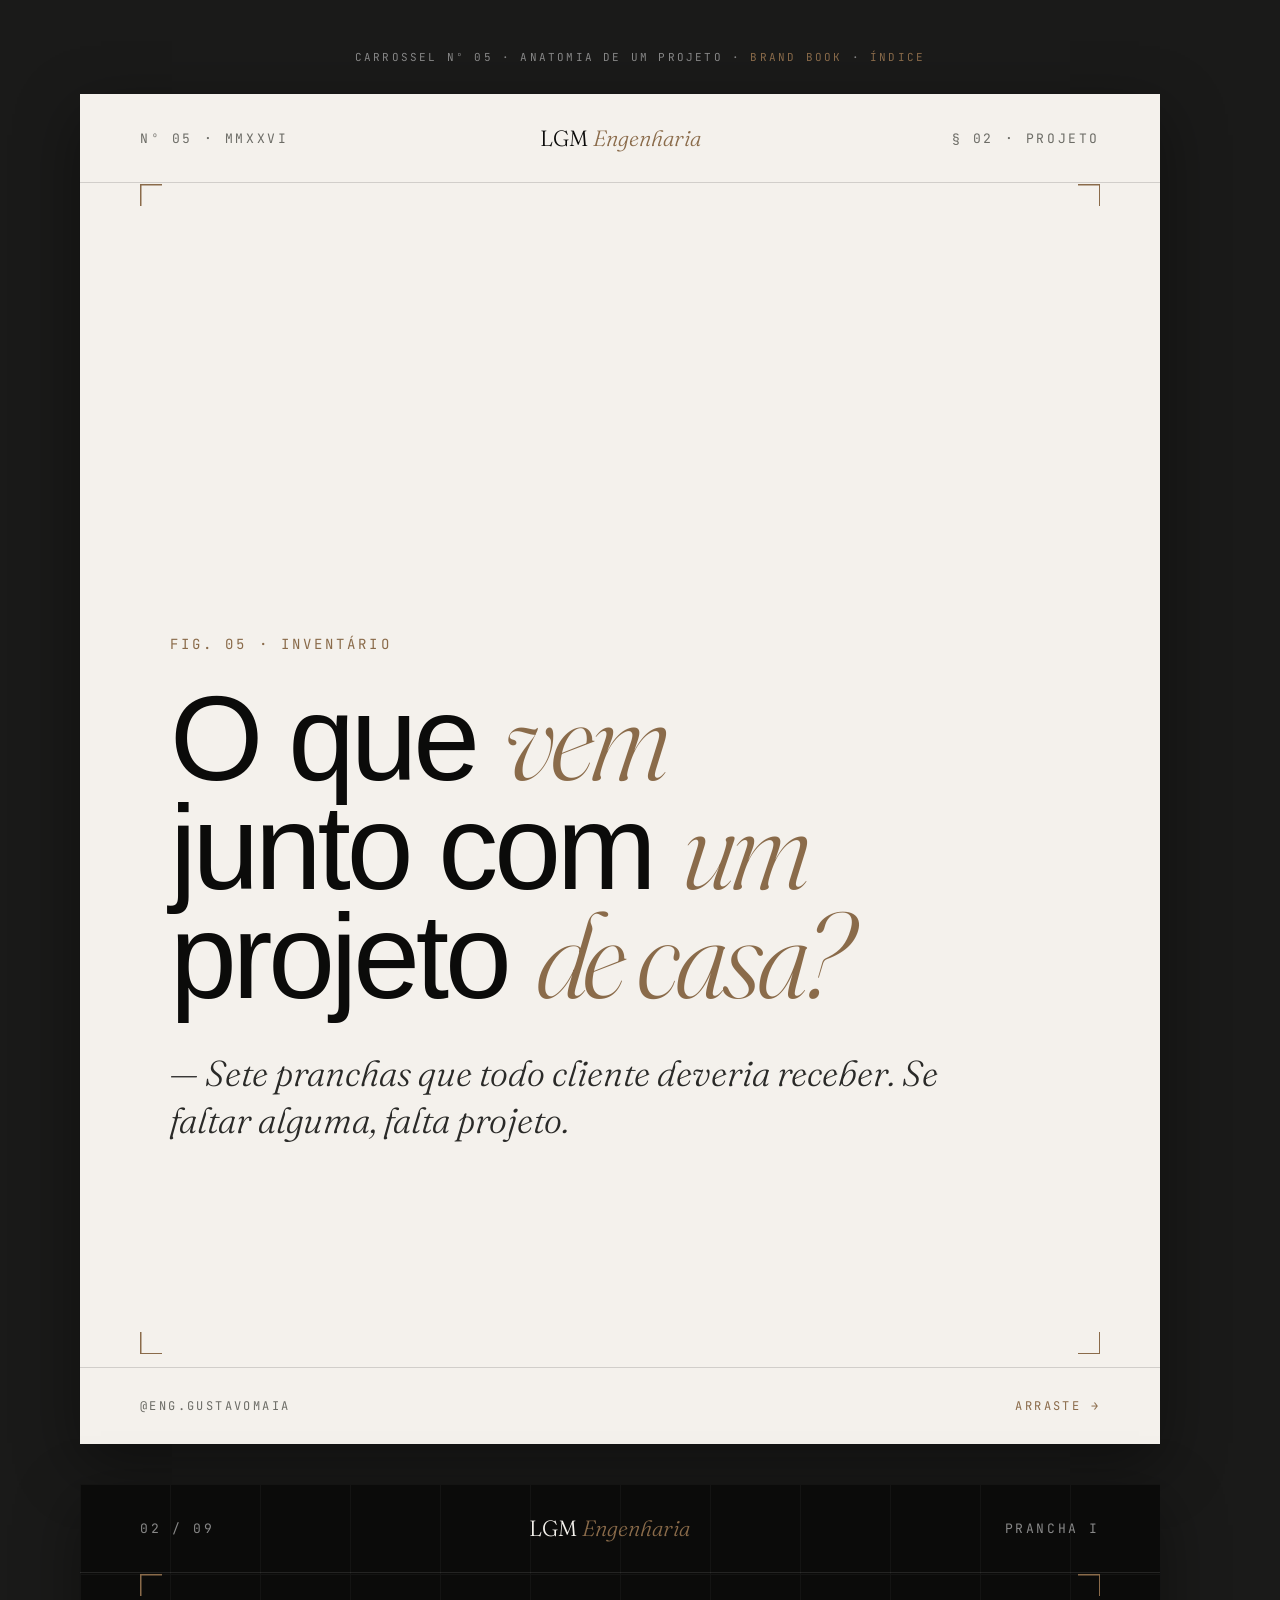
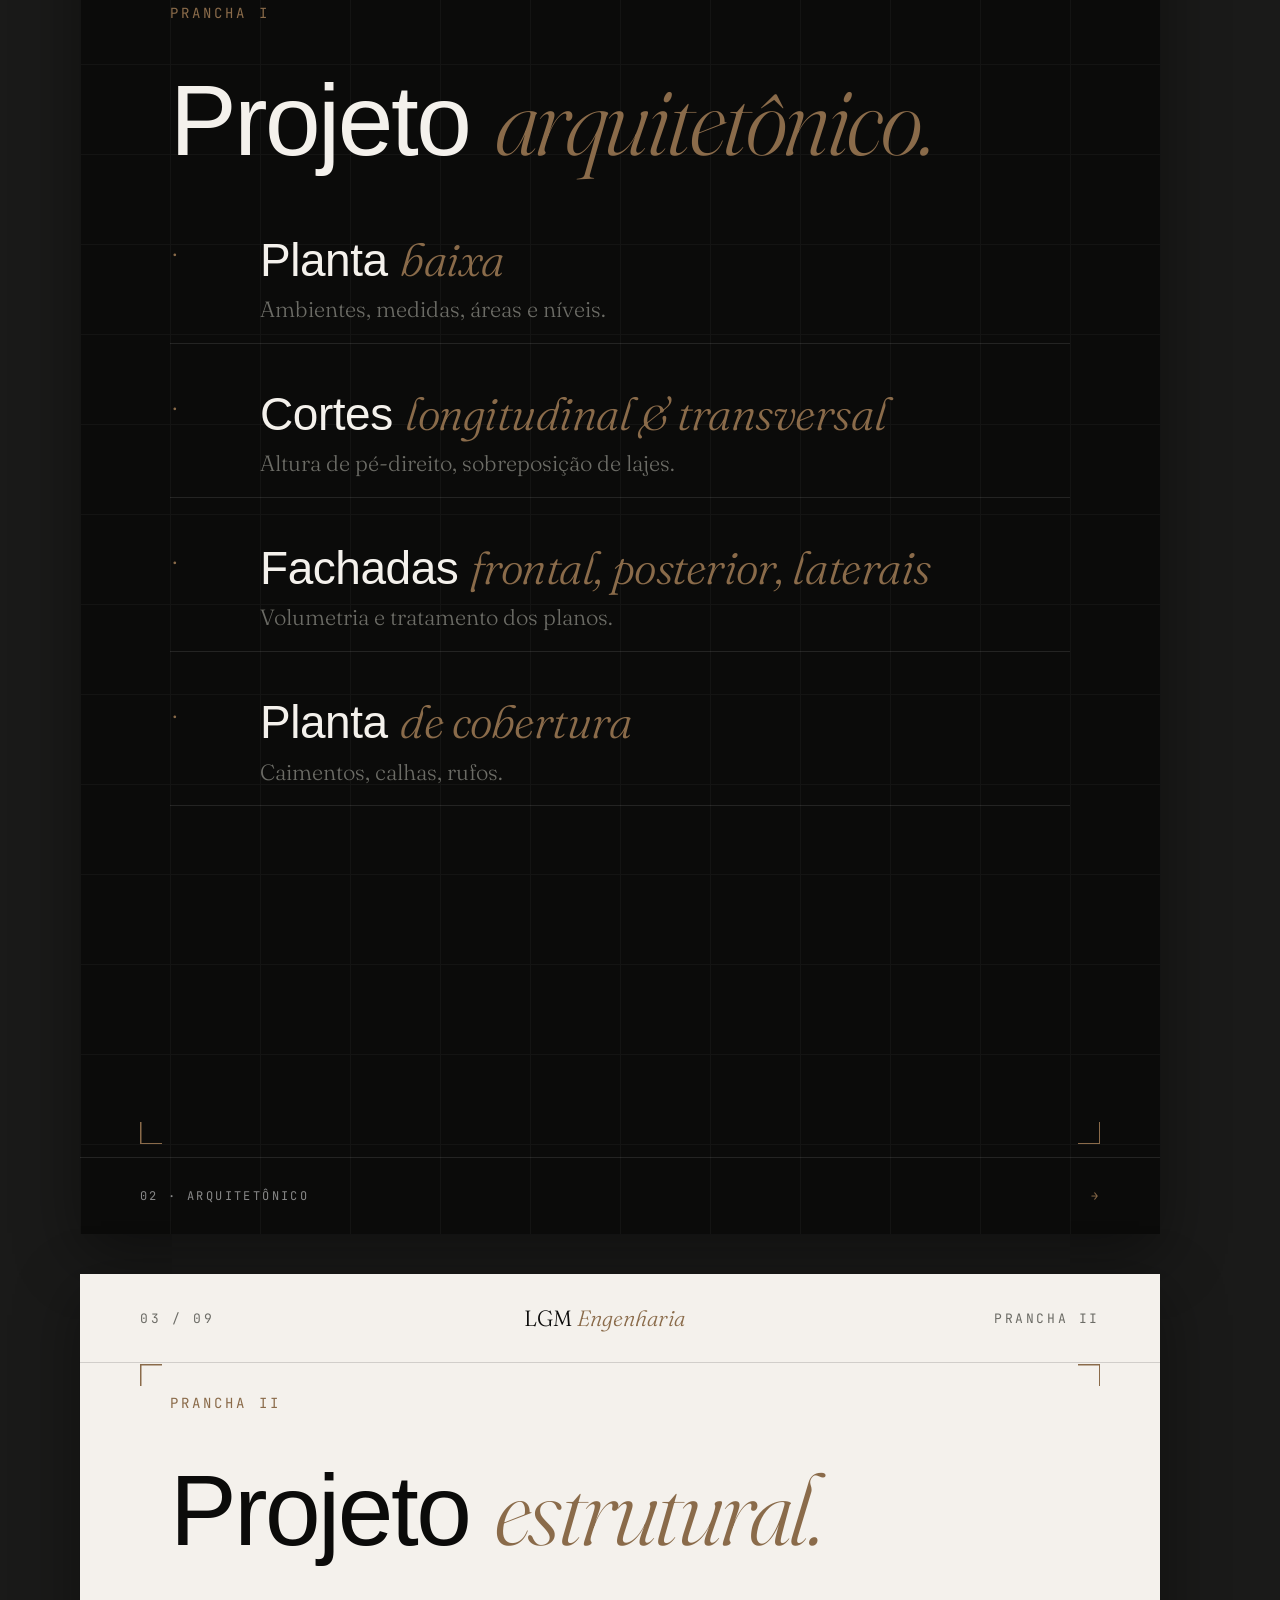
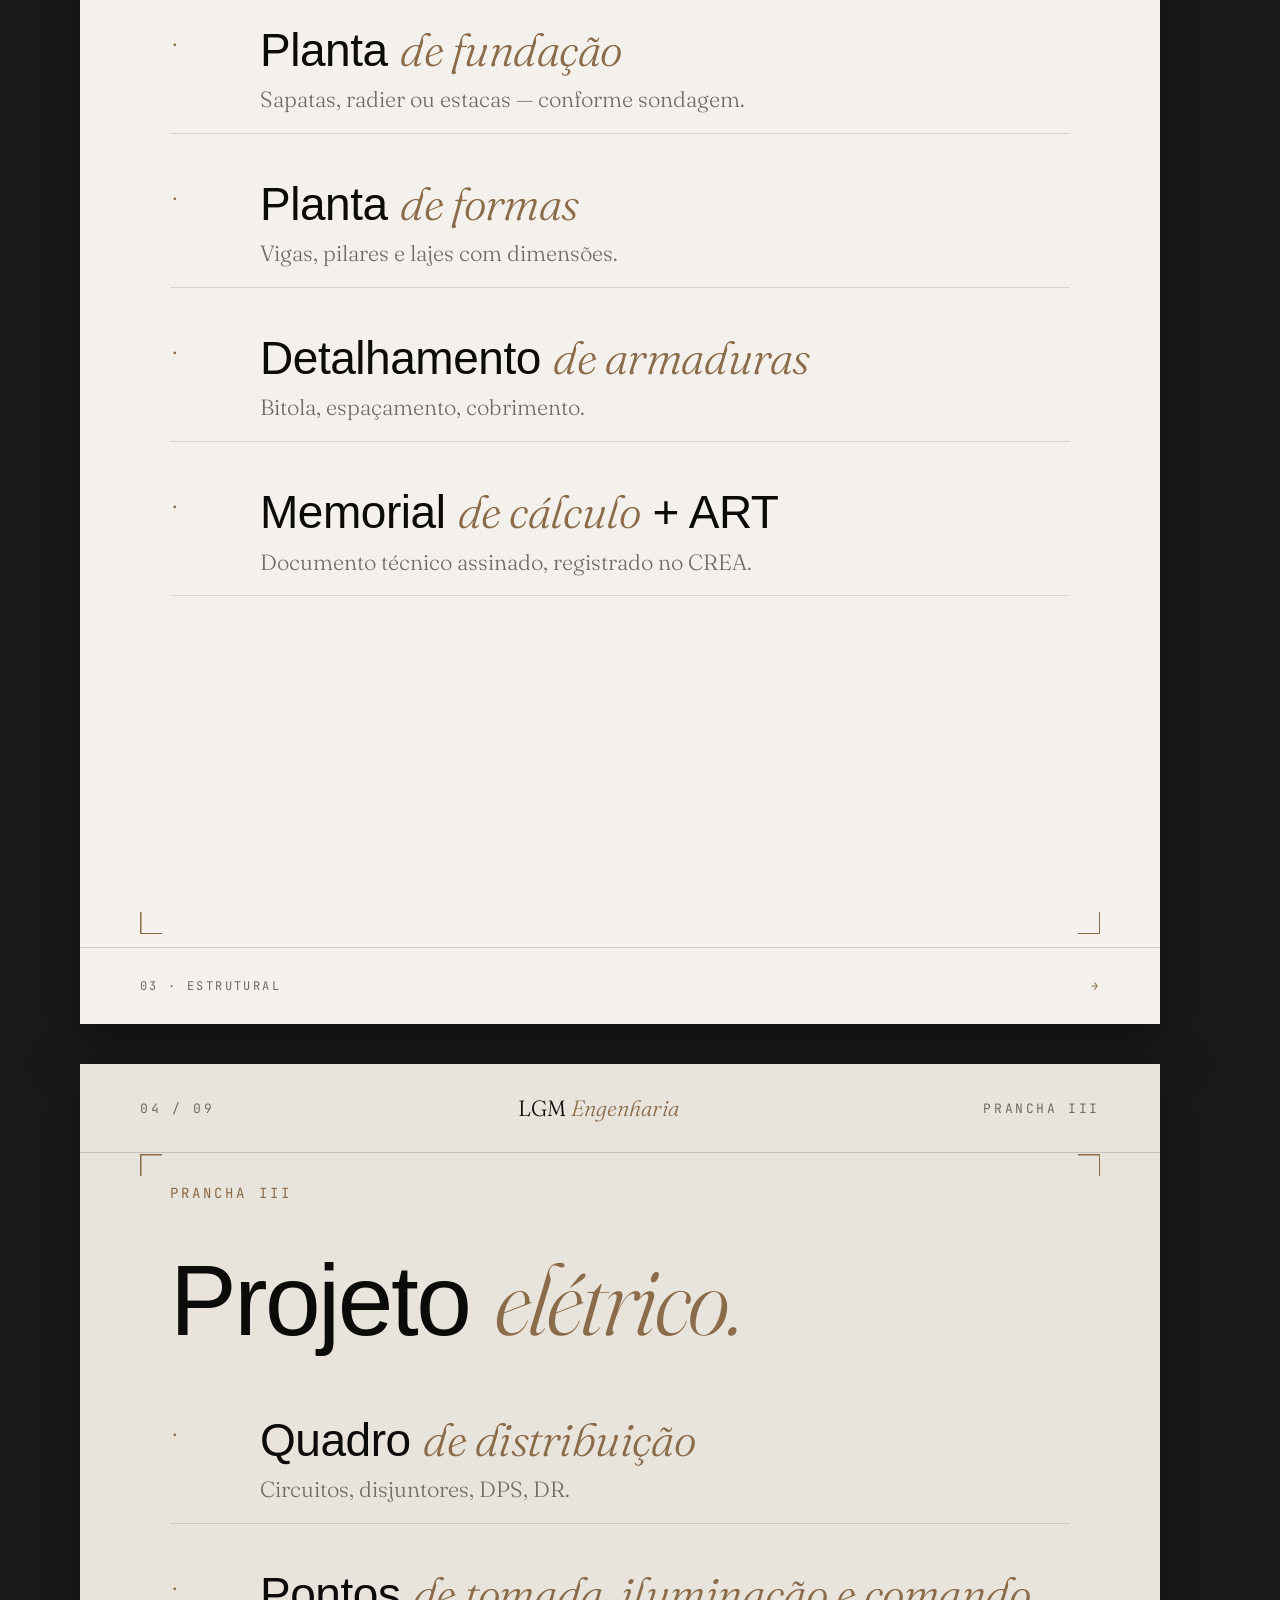
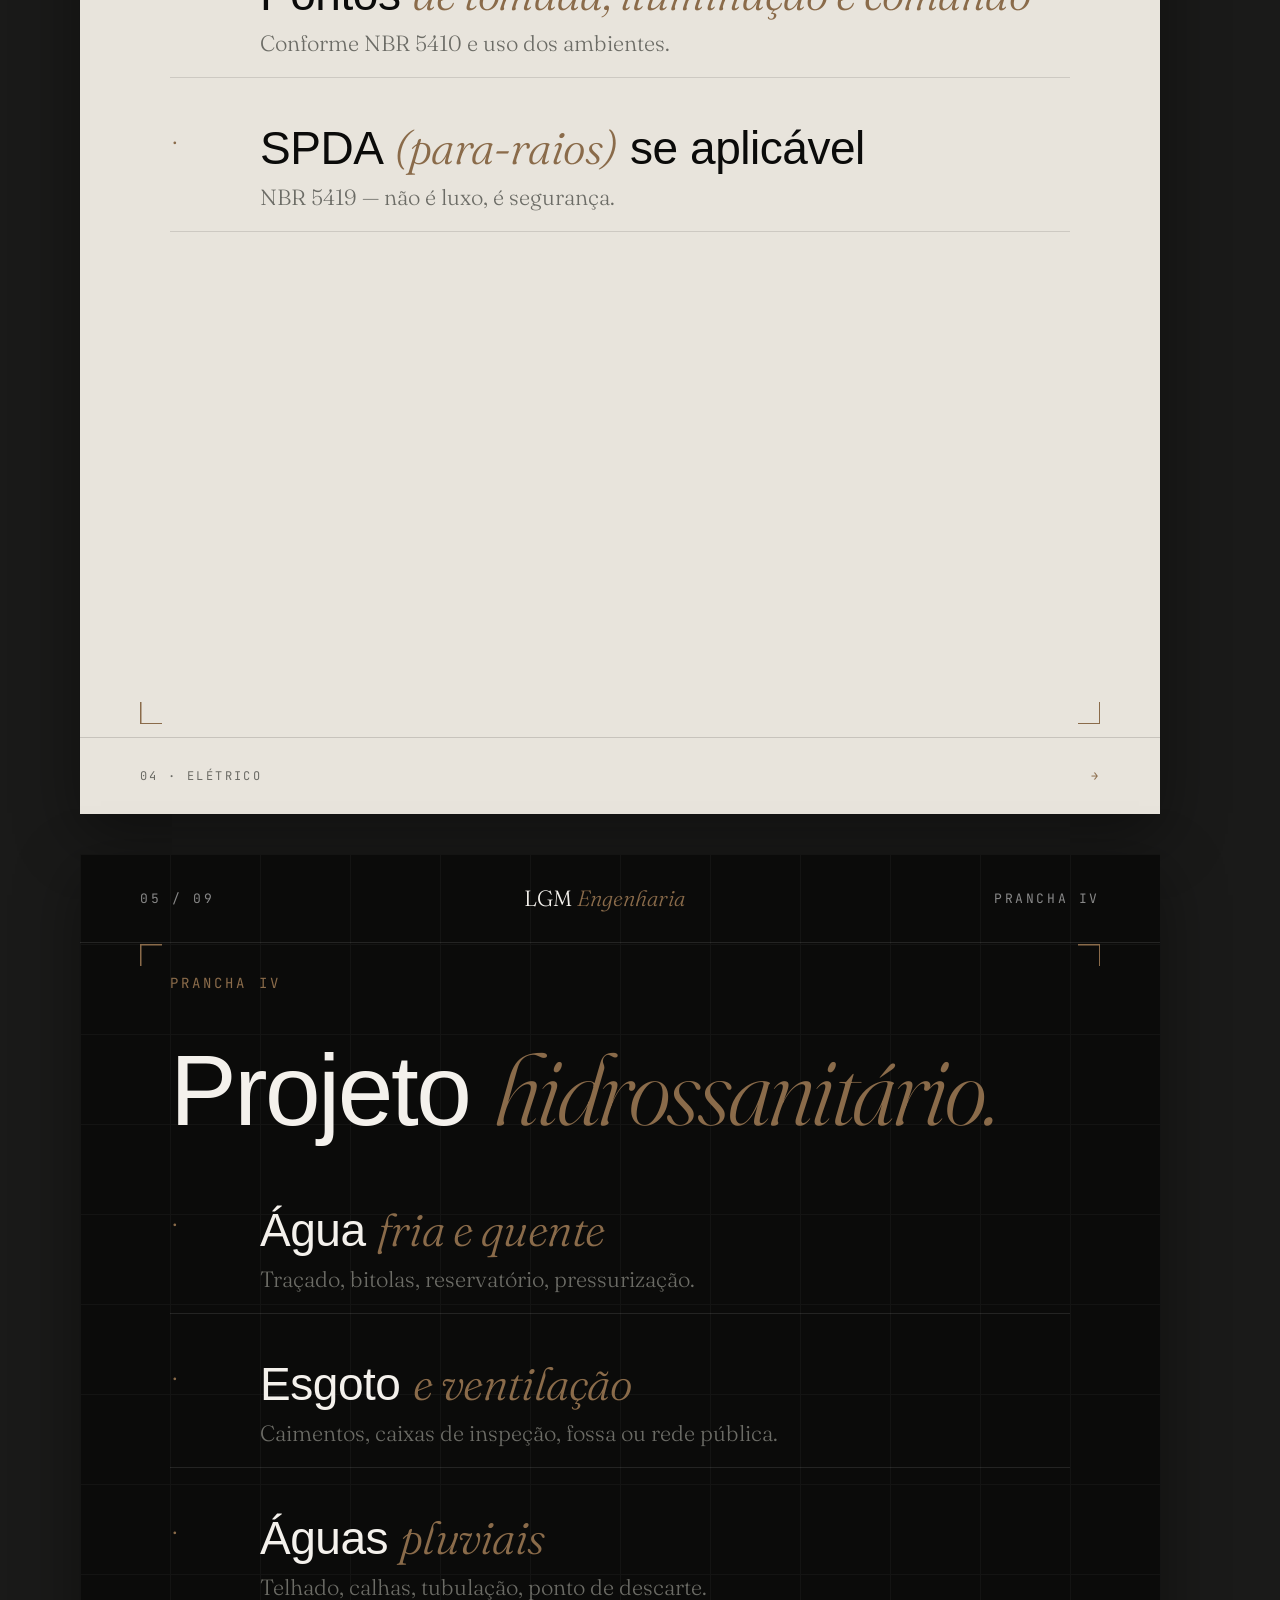
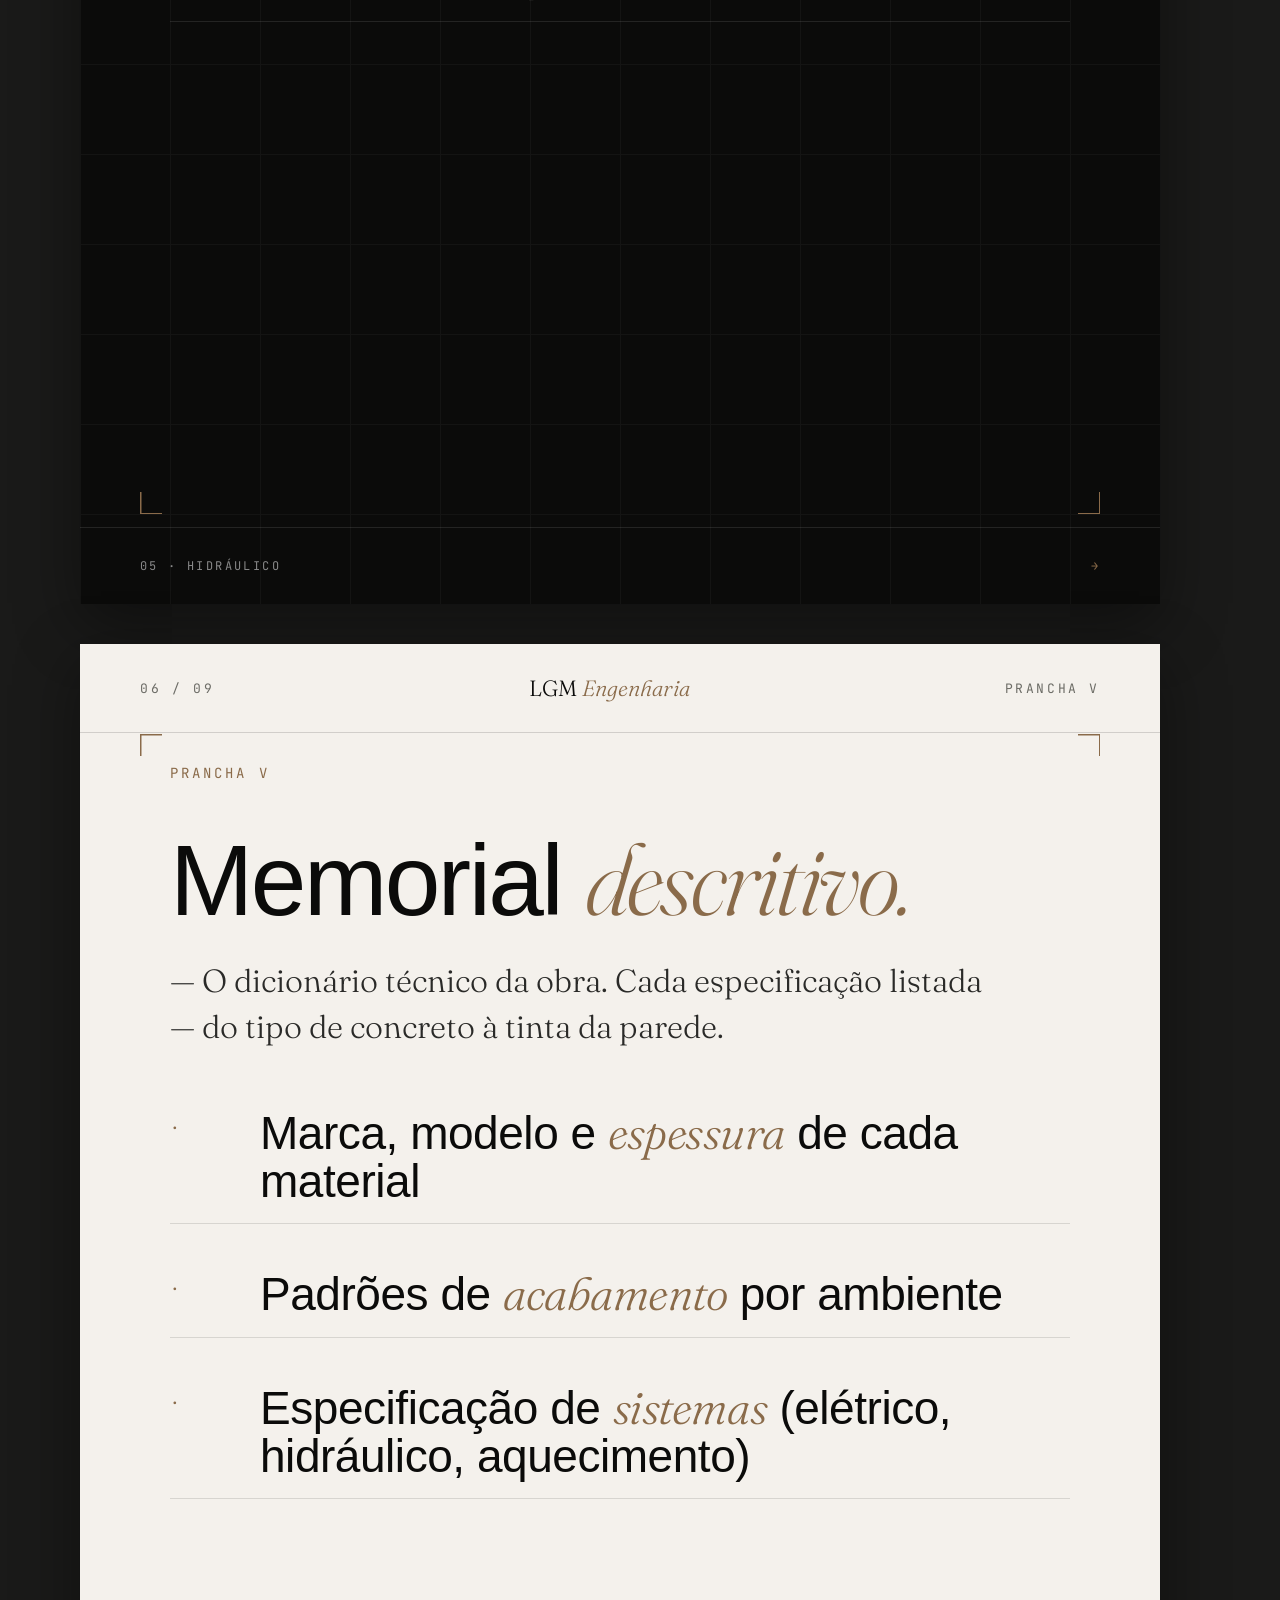
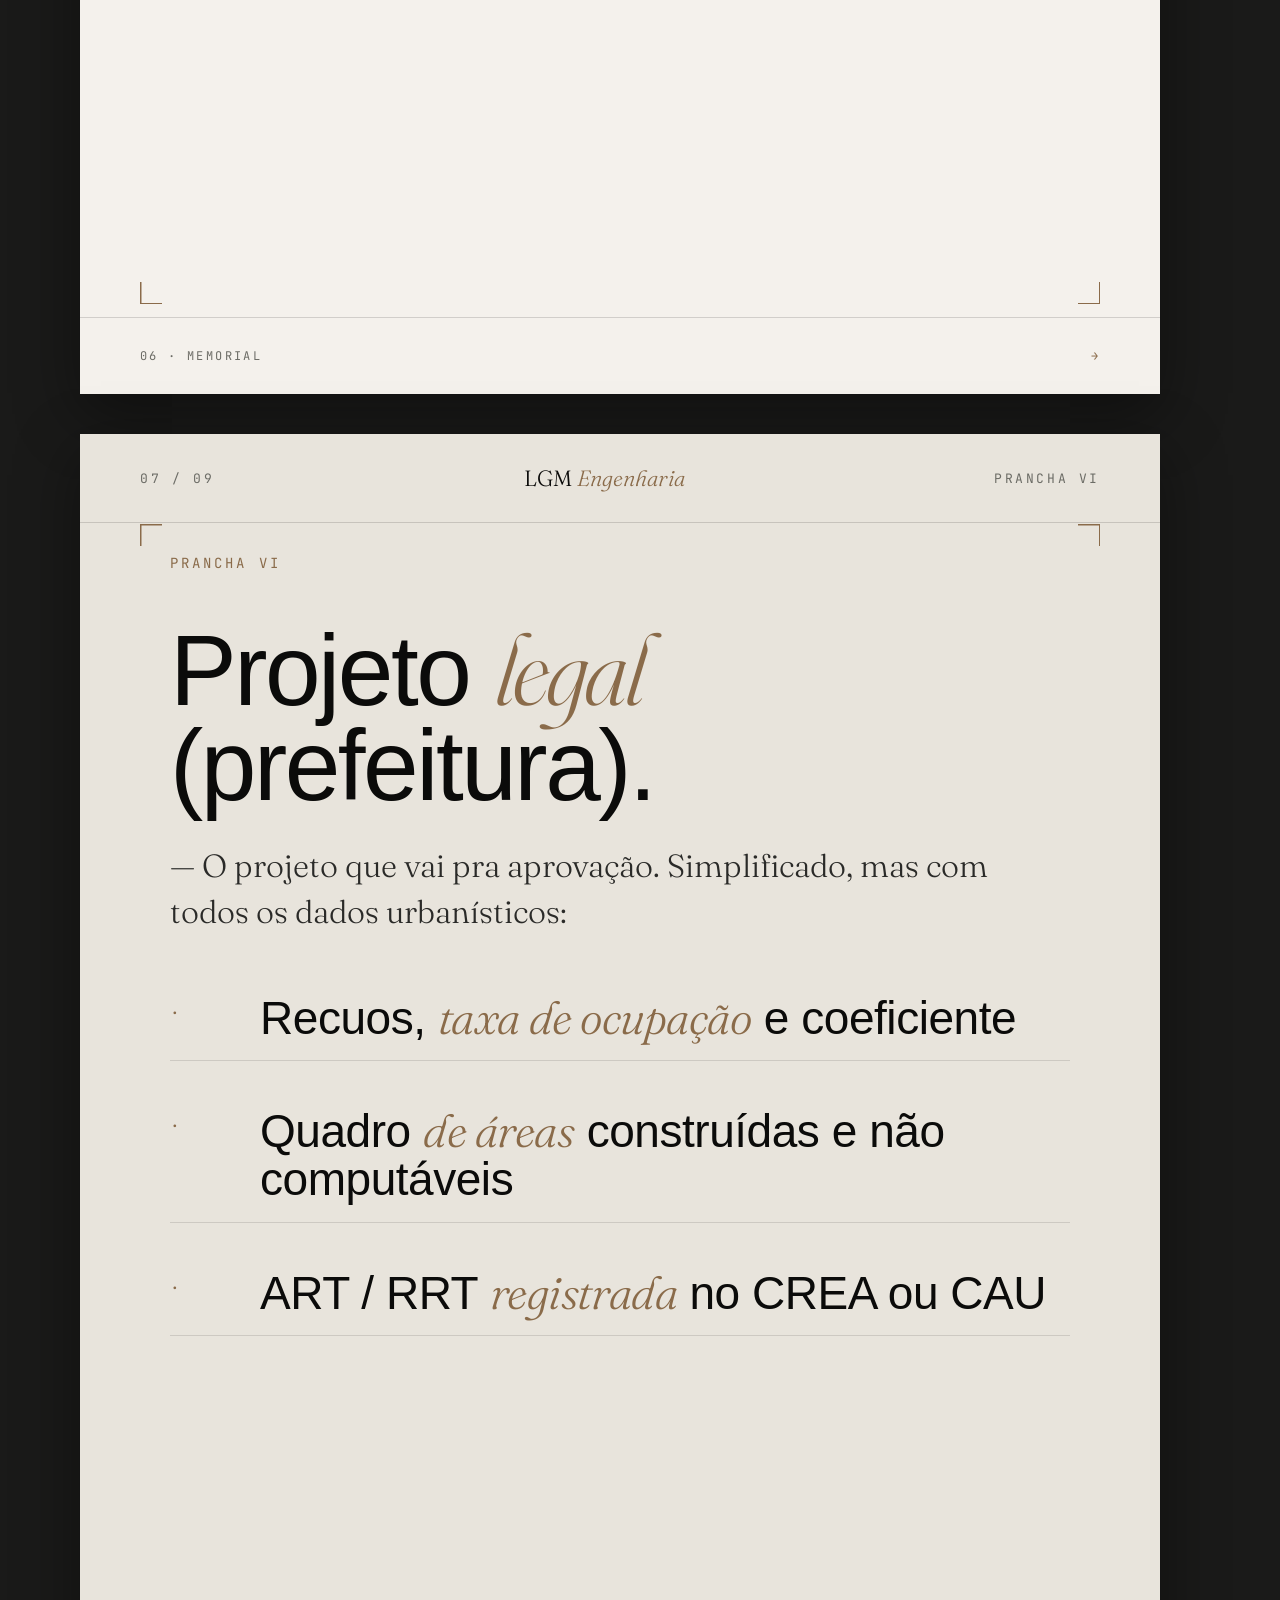
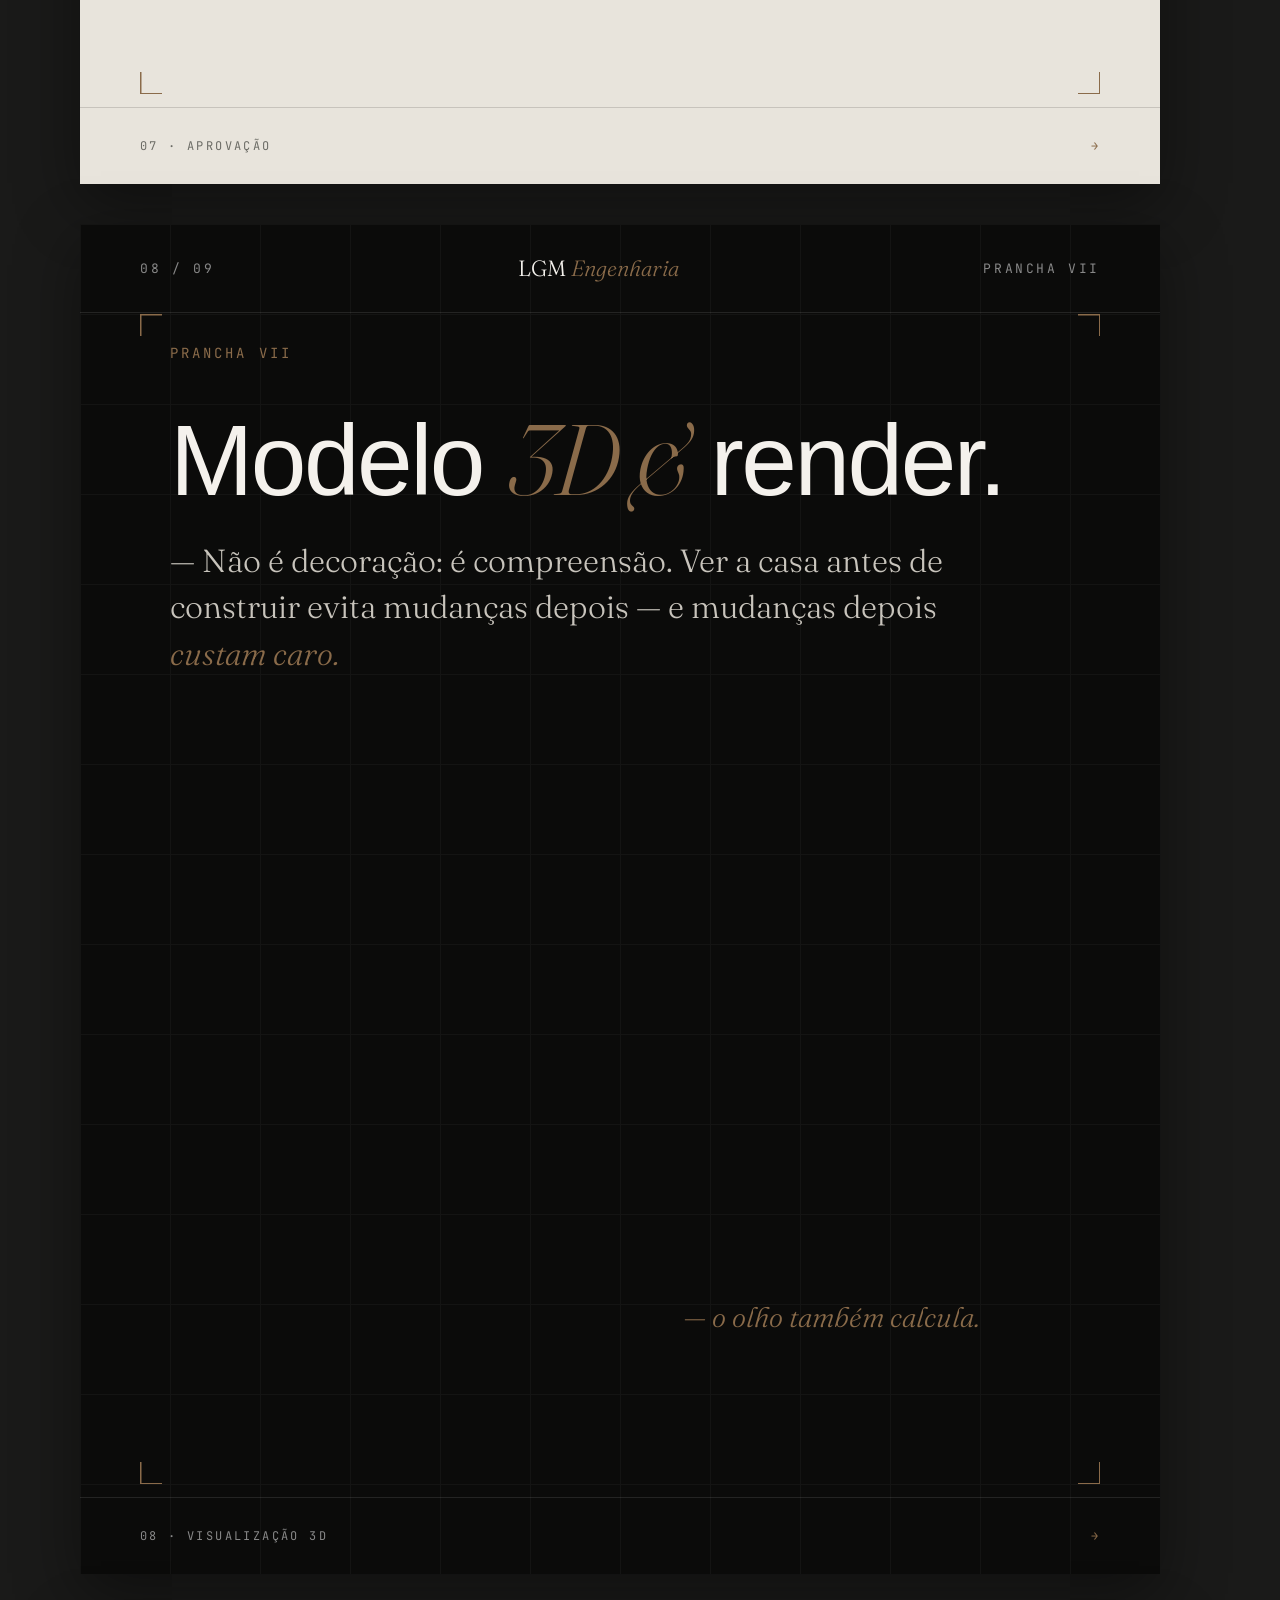
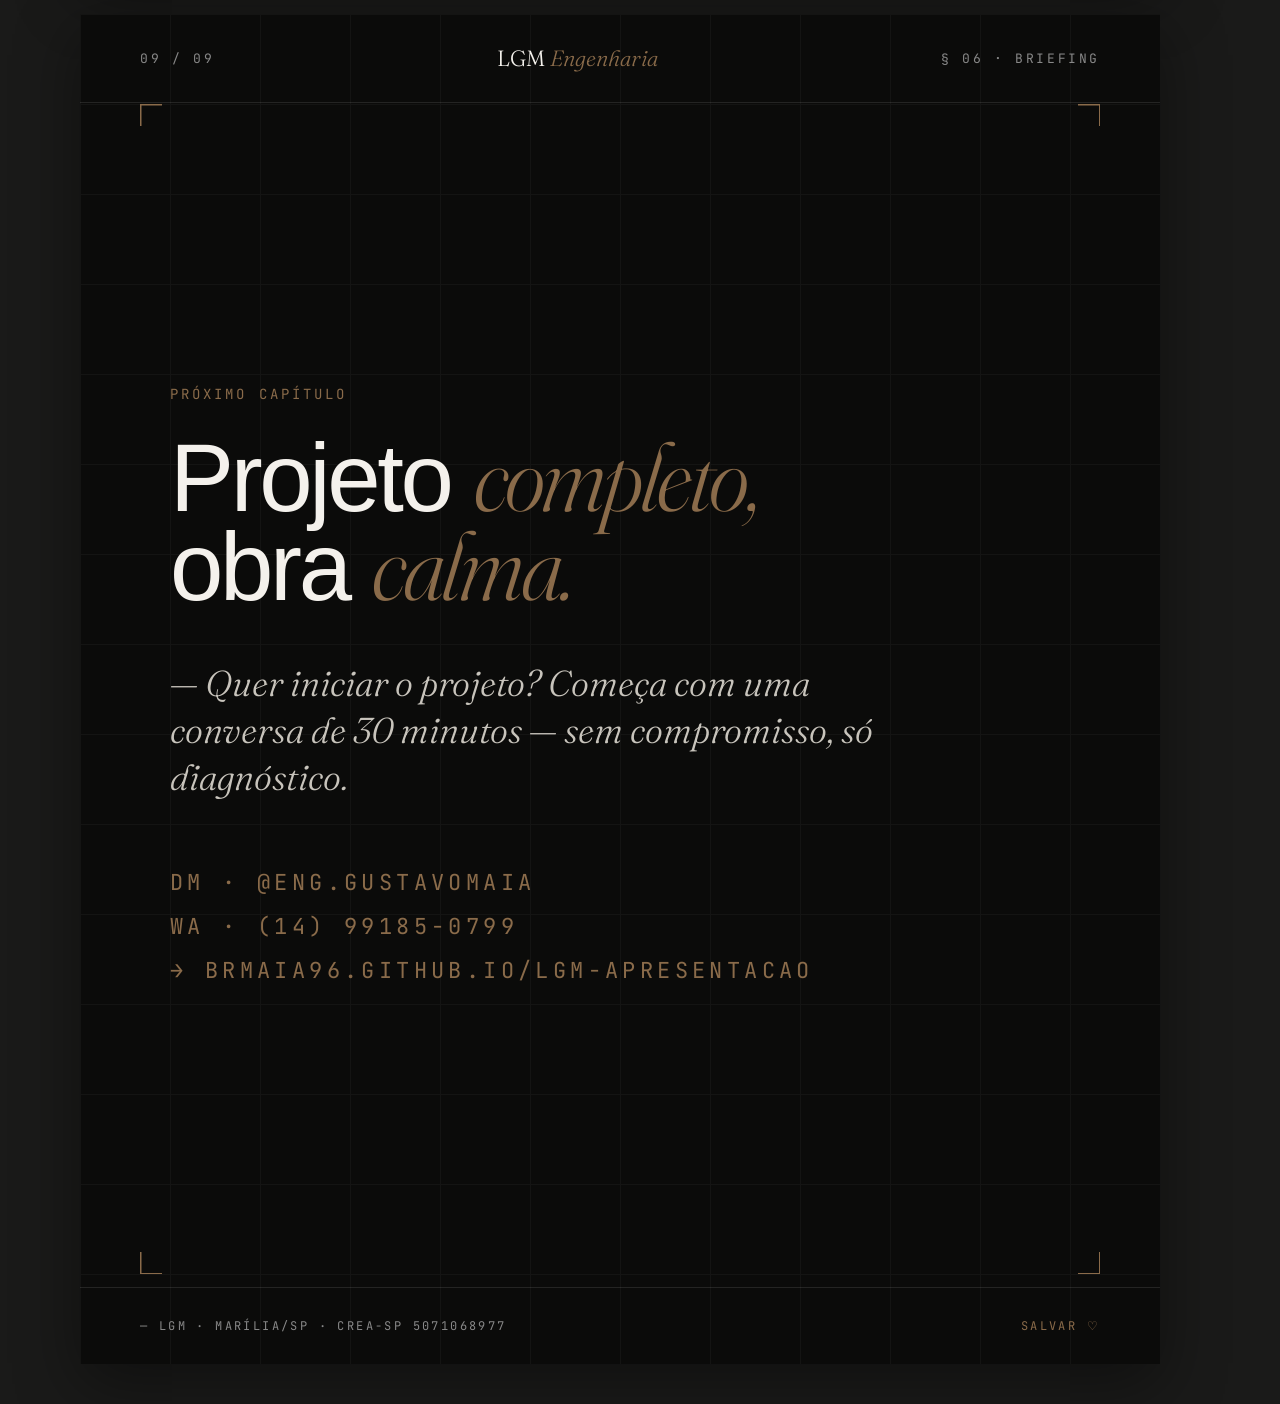
<file: instagram/carrossel-05-projeto.html>
<!DOCTYPE html>
<html lang="pt-BR"><head>
<meta charset="UTF-8"><meta name="viewport" content="width=device-width,initial-scale=1">
<title>Carrossel 05 · Anatomia de um projeto</title>
<link rel="preconnect" href="https://fonts.googleapis.com"><link rel="preconnect" href="https://fonts.gstatic.com" crossorigin>
<link href="https://fonts.googleapis.com/css2?family=Fraunces:ital,opsz,wght@0,9..144,300;0,9..144,400;1,9..144,300;1,9..144,400&family=Inter:wght@300;400;500;600&family=JetBrains+Mono:wght@400;500&display=swap" rel="stylesheet">
<link rel="stylesheet" href="_carrossel-base.css">
</head><body>
<div class="page-head">Carrossel Nº 05 · Anatomia de um projeto · <a href="branding.html">Brand Book</a> · <a href="index-carrosseis.html">Índice</a></div>
<div class="carousel">

<!-- 1 CAPA -->
<div class="slide">
  <div class="corners"></div>
  <div class="s-mast"><span>Nº 05 · MMXXVI</span><div class="logo">LGM <em>Engenharia</em></div><span>§ 02 · Projeto</span></div>
  <div class="body" style="justify-content:flex-end;padding-bottom:180px">
    <div class="kicker">Fig. 05 · Inventário</div>
    <div class="display md">O que <em>vem</em><br>junto com <em>um</em><br>projeto <em>de casa?</em></div>
    <p class="lede" style="margin-top:40px">— Sete pranchas que todo cliente deveria receber. Se faltar alguma, falta projeto.</p>
  </div>
  <div class="s-foot"><span>@eng.gustavomaia</span><span class="swipe">arraste →</span></div>
</div>

<!-- 2 · I ARQUITETÔNICO -->
<div class="slide dark">
  <div class="grid-bg"></div>
  <div class="corners"></div>
  <div class="s-mast"><span>02 / 09</span><div class="logo">LGM <em>Engenharia</em></div><span>Prancha I</span></div>
  <div class="body">
    <div class="kicker">Prancha I</div>
    <h2 style="margin-top:20px">Projeto <em>arquitetônico.</em></h2>
    <div class="list" style="margin-top:50px">
      <div class="list-item"><div class="list-num">·</div><div><div class="list-title">Planta <em>baixa</em></div><div class="list-desc">Ambientes, medidas, áreas e níveis.</div></div></div>
      <div class="list-item"><div class="list-num">·</div><div><div class="list-title">Cortes <em>longitudinal &amp; transversal</em></div><div class="list-desc">Altura de pé-direito, sobreposição de lajes.</div></div></div>
      <div class="list-item"><div class="list-num">·</div><div><div class="list-title">Fachadas <em>frontal, posterior, laterais</em></div><div class="list-desc">Volumetria e tratamento dos planos.</div></div></div>
      <div class="list-item"><div class="list-num">·</div><div><div class="list-title">Planta <em>de cobertura</em></div><div class="list-desc">Caimentos, calhas, rufos.</div></div></div>
    </div>
  </div>
  <div class="s-foot"><span>02 · Arquitetônico</span><span class="swipe">→</span></div>
</div>

<!-- 3 · II ESTRUTURAL -->
<div class="slide">
  <div class="corners"></div>
  <div class="s-mast"><span>03 / 09</span><div class="logo">LGM <em>Engenharia</em></div><span>Prancha II</span></div>
  <div class="body">
    <div class="kicker">Prancha II</div>
    <h2 style="margin-top:20px">Projeto <em>estrutural.</em></h2>
    <div class="list" style="margin-top:50px">
      <div class="list-item"><div class="list-num">·</div><div><div class="list-title">Planta <em>de fundação</em></div><div class="list-desc">Sapatas, radier ou estacas — conforme sondagem.</div></div></div>
      <div class="list-item"><div class="list-num">·</div><div><div class="list-title">Planta <em>de formas</em></div><div class="list-desc">Vigas, pilares e lajes com dimensões.</div></div></div>
      <div class="list-item"><div class="list-num">·</div><div><div class="list-title">Detalhamento <em>de armaduras</em></div><div class="list-desc">Bitola, espaçamento, cobrimento.</div></div></div>
      <div class="list-item"><div class="list-num">·</div><div><div class="list-title">Memorial <em>de cálculo</em> + ART</div><div class="list-desc">Documento técnico assinado, registrado no CREA.</div></div></div>
    </div>
  </div>
  <div class="s-foot"><span>03 · Estrutural</span><span class="swipe">→</span></div>
</div>

<!-- 4 · III ELÉTRICO -->
<div class="slide paper2">
  <div class="corners"></div>
  <div class="s-mast"><span>04 / 09</span><div class="logo">LGM <em>Engenharia</em></div><span>Prancha III</span></div>
  <div class="body">
    <div class="kicker">Prancha III</div>
    <h2 style="margin-top:20px">Projeto <em>elétrico.</em></h2>
    <div class="list" style="margin-top:50px">
      <div class="list-item"><div class="list-num">·</div><div><div class="list-title">Quadro <em>de distribuição</em></div><div class="list-desc">Circuitos, disjuntores, DPS, DR.</div></div></div>
      <div class="list-item"><div class="list-num">·</div><div><div class="list-title">Pontos <em>de tomada, iluminação e comando</em></div><div class="list-desc">Conforme NBR 5410 e uso dos ambientes.</div></div></div>
      <div class="list-item"><div class="list-num">·</div><div><div class="list-title">SPDA <em>(para-raios)</em> se aplicável</div><div class="list-desc">NBR 5419 — não é luxo, é segurança.</div></div></div>
    </div>
  </div>
  <div class="s-foot"><span>04 · Elétrico</span><span class="swipe">→</span></div>
</div>

<!-- 5 · IV HIDRÁULICO -->
<div class="slide dark">
  <div class="grid-bg"></div>
  <div class="corners"></div>
  <div class="s-mast"><span>05 / 09</span><div class="logo">LGM <em>Engenharia</em></div><span>Prancha IV</span></div>
  <div class="body">
    <div class="kicker">Prancha IV</div>
    <h2 style="margin-top:20px">Projeto <em>hidrossanitário.</em></h2>
    <div class="list" style="margin-top:50px">
      <div class="list-item"><div class="list-num">·</div><div><div class="list-title">Água <em>fria e quente</em></div><div class="list-desc">Traçado, bitolas, reservatório, pressurização.</div></div></div>
      <div class="list-item"><div class="list-num">·</div><div><div class="list-title">Esgoto <em>e ventilação</em></div><div class="list-desc">Caimentos, caixas de inspeção, fossa ou rede pública.</div></div></div>
      <div class="list-item"><div class="list-num">·</div><div><div class="list-title">Águas <em>pluviais</em></div><div class="list-desc">Telhado, calhas, tubulação, ponto de descarte.</div></div></div>
    </div>
  </div>
  <div class="s-foot"><span>05 · Hidráulico</span><span class="swipe">→</span></div>
</div>

<!-- 6 · V MEMORIAL -->
<div class="slide">
  <div class="corners"></div>
  <div class="s-mast"><span>06 / 09</span><div class="logo">LGM <em>Engenharia</em></div><span>Prancha V</span></div>
  <div class="body">
    <div class="kicker">Prancha V</div>
    <h2 style="margin-top:20px">Memorial <em>descritivo.</em></h2>
    <p class="body-t" style="margin-top:30px;font-size:32px;max-width:820px">— O dicionário técnico da obra. Cada especificação listada — do tipo de concreto à tinta da parede.</p>
    <div class="list" style="margin-top:40px">
      <div class="list-item"><div class="list-num">·</div><div class="list-title">Marca, modelo e <em>espessura</em> de cada material</div></div>
      <div class="list-item"><div class="list-num">·</div><div class="list-title">Padrões de <em>acabamento</em> por ambiente</div></div>
      <div class="list-item"><div class="list-num">·</div><div class="list-title">Especificação de <em>sistemas</em> (elétrico, hidráulico, aquecimento)</div></div>
    </div>
  </div>
  <div class="s-foot"><span>06 · Memorial</span><span class="swipe">→</span></div>
</div>

<!-- 7 · VI PREFEITURA -->
<div class="slide paper2">
  <div class="corners"></div>
  <div class="s-mast"><span>07 / 09</span><div class="logo">LGM <em>Engenharia</em></div><span>Prancha VI</span></div>
  <div class="body">
    <div class="kicker">Prancha VI</div>
    <h2 style="margin-top:20px">Projeto <em>legal</em> (prefeitura).</h2>
    <p class="body-t" style="margin-top:30px;font-size:32px;max-width:820px">— O projeto que vai pra aprovação. Simplificado, mas com todos os dados urbanísticos:</p>
    <div class="list" style="margin-top:40px">
      <div class="list-item"><div class="list-num">·</div><div class="list-title">Recuos, <em>taxa de ocupação</em> e coeficiente</div></div>
      <div class="list-item"><div class="list-num">·</div><div class="list-title">Quadro <em>de áreas</em> construídas e não computáveis</div></div>
      <div class="list-item"><div class="list-num">·</div><div class="list-title">ART / RRT <em>registrada</em> no CREA ou CAU</div></div>
    </div>
  </div>
  <div class="s-foot"><span>07 · Aprovação</span><span class="swipe">→</span></div>
</div>

<!-- 8 · VII 3D -->
<div class="slide dark">
  <div class="grid-bg"></div>
  <div class="corners"></div>
  <div class="s-mast"><span>08 / 09</span><div class="logo">LGM <em>Engenharia</em></div><span>Prancha VII</span></div>
  <div class="body">
    <div class="kicker">Prancha VII</div>
    <h2 style="margin-top:20px">Modelo <em>3D &amp;</em> render.</h2>
    <p class="body-t" style="margin-top:30px;font-size:32px;max-width:820px">— Não é decoração: é compreensão. Ver a casa antes de construir evita mudanças depois — e mudanças depois <em style="color:var(--terra)">custam caro.</em></p>
    <div class="corner-tag" style="color:var(--terra)">— o olho também calcula.</div>
  </div>
  <div class="s-foot"><span>08 · Visualização 3D</span><span class="swipe">→</span></div>
</div>

<!-- 9 · CTA -->
<div class="slide dark">
  <div class="grid-bg"></div>
  <div class="corners"></div>
  <div class="s-mast"><span>09 / 09</span><div class="logo">LGM <em>Engenharia</em></div><span>§ 06 · Briefing</span></div>
  <div class="body" style="justify-content:center">
    <div class="kicker">Próximo capítulo</div>
    <div class="display sm">Projeto <em>completo,</em><br>obra <em>calma.</em></div>
    <p class="lede" style="margin-top:50px">— Quer iniciar o projeto? Começa com uma conversa de 30 minutos — sem compromisso, só diagnóstico.</p>
    <div style="margin-top:60px;font-family:var(--M);font-size:22px;letter-spacing:.2em;text-transform:uppercase;color:var(--terra);line-height:2">
      DM · @eng.gustavomaia<br>
      WA · (14) 99185-0799<br>
      → BRMAIA96.GITHUB.IO/LGM-APRESENTACAO
    </div>
  </div>
  <div class="s-foot"><span>— LGM · Marília/SP · CREA-SP 5071068977</span><span class="swipe">salvar ♡</span></div>
</div>

</div></body></html>
</file>
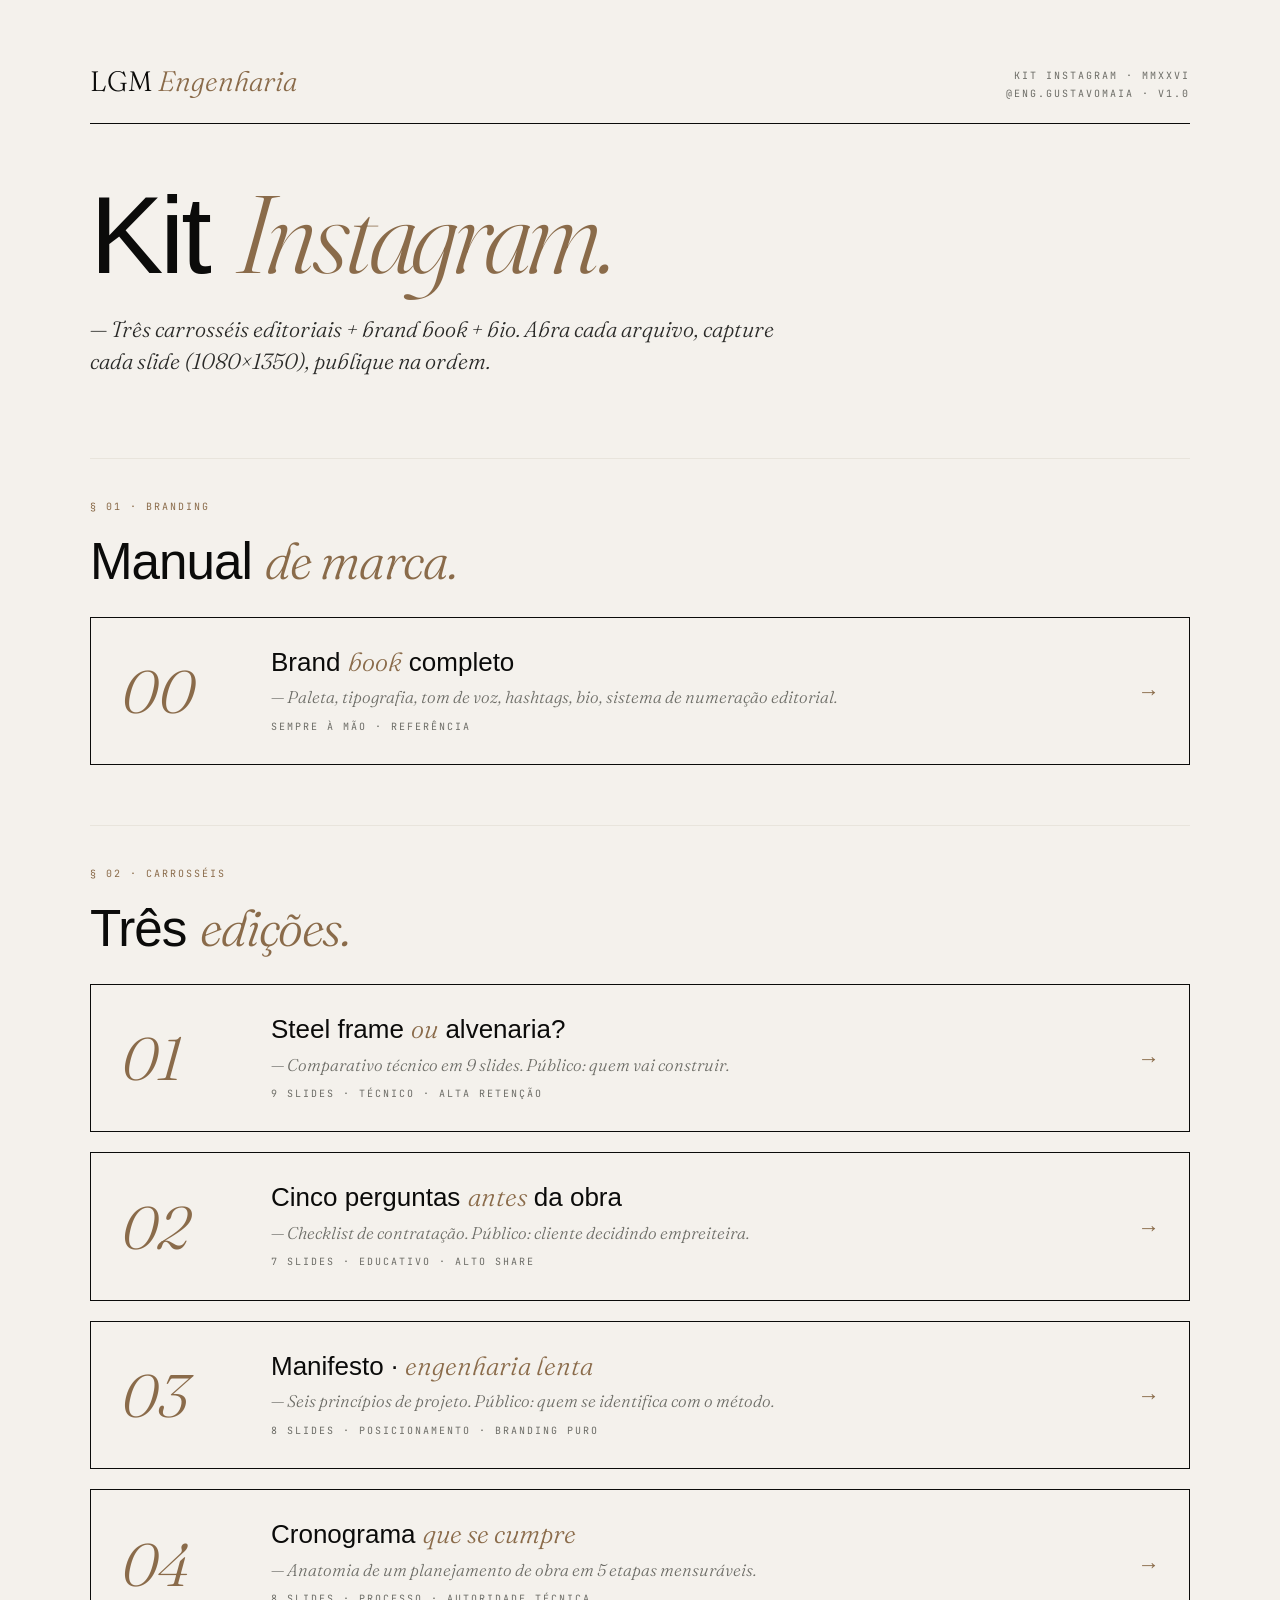
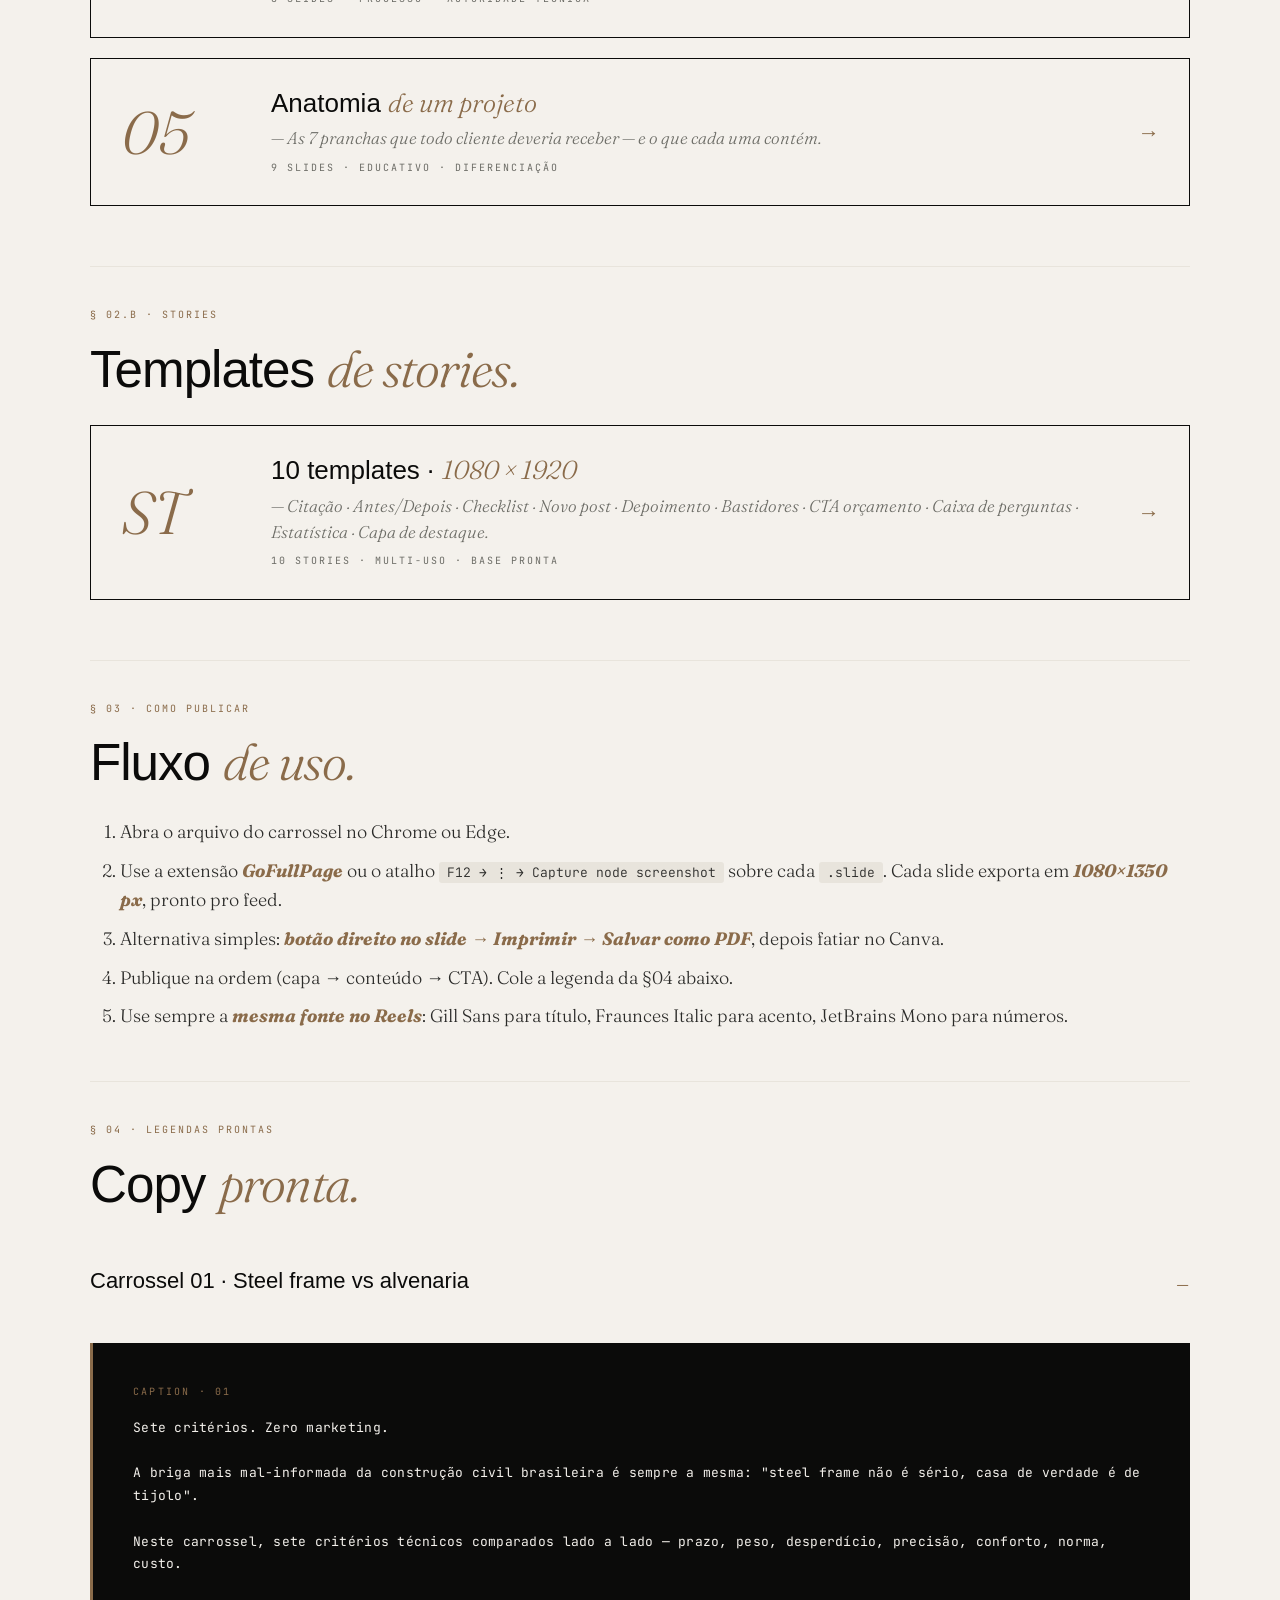
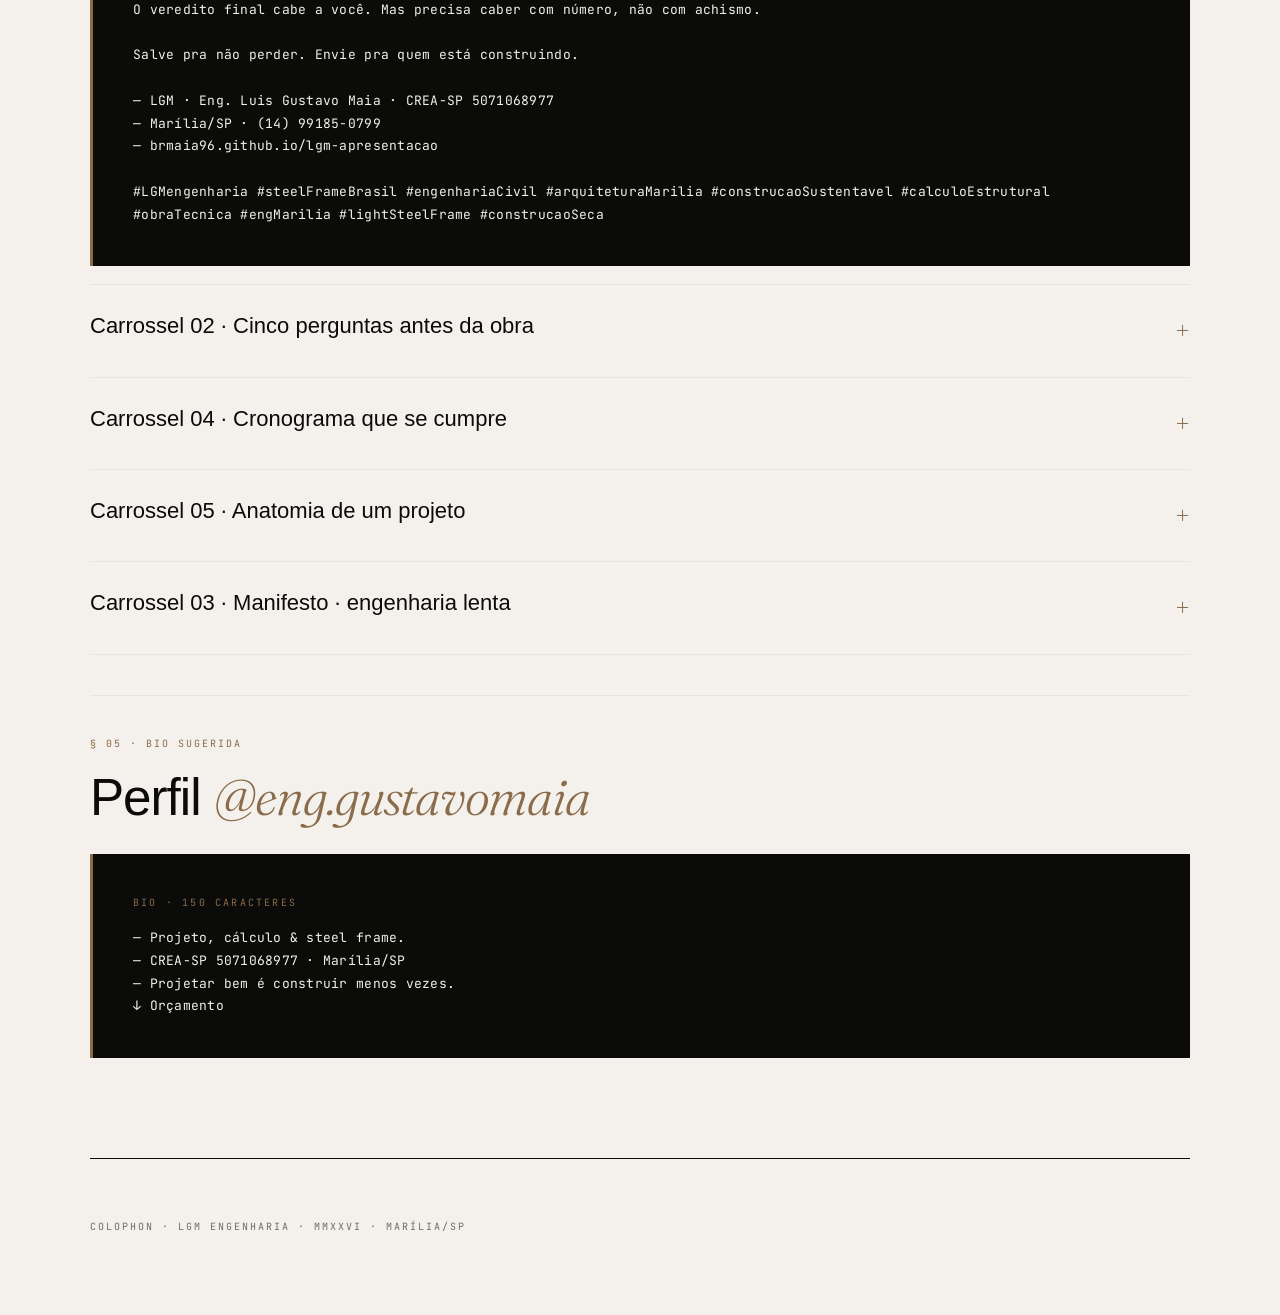
<file: instagram/index-carrosseis.html>
<!DOCTYPE html>
<html lang="pt-BR"><head>
<meta charset="UTF-8"><meta name="viewport" content="width=device-width,initial-scale=1">
<title>Kit Instagram · LGM Engenharia</title>
<link rel="preconnect" href="https://fonts.googleapis.com"><link rel="preconnect" href="https://fonts.gstatic.com" crossorigin>
<link href="https://fonts.googleapis.com/css2?family=Fraunces:ital,opsz,wght@0,9..144,300;0,9..144,400;1,9..144,300;1,9..144,400&family=Inter:wght@300;400;500;600&family=JetBrains+Mono:wght@400;500&display=swap" rel="stylesheet">
<style>
*{margin:0;padding:0;box-sizing:border-box}
:root{
  --ink:#0B0B0A;--ink2:#2A2A28;--ink3:#6C6C66;
  --paper:#F4F1EC;--paper2:#E8E4DC;--terra:#8A6B4A;
  --D:'Fraunces',Georgia,serif;--S:'Gill Sans MT','Century Gothic',sans-serif;
  --B:'Inter',system-ui,sans-serif;--M:'JetBrains Mono',monospace;
}
body{background:var(--paper);color:var(--ink);font-family:var(--B);line-height:1.55;padding:60px clamp(20px,5vw,80px)}
.wrap{max-width:1100px;margin:0 auto}
.mast{border-bottom:1px solid var(--ink);padding-bottom:20px;margin-bottom:60px;display:flex;justify-content:space-between;align-items:end;flex-wrap:wrap;gap:20px}
.logo{font-family:var(--D);font-weight:300;font-size:28px}.logo em{font-style:italic;color:var(--terra)}
.mast-meta{font-family:var(--M);font-size:10px;letter-spacing:.2em;text-transform:uppercase;color:var(--ink3);text-align:right;line-height:1.8}
h1{font-family:var(--S);font-weight:200;font-size:clamp(56px,9vw,110px);line-height:.9;letter-spacing:-.03em;margin-bottom:30px}
h1 em{font-family:var(--D);font-style:italic;color:var(--terra);font-weight:300}
.lede{font-family:var(--D);font-weight:300;font-style:italic;font-size:22px;line-height:1.45;color:var(--ink2);max-width:700px;margin-bottom:80px}
.sec{padding:40px 0;border-top:1px solid var(--paper2)}
.sec-num{font-family:var(--M);font-size:10px;letter-spacing:.2em;text-transform:uppercase;color:var(--terra);margin-bottom:20px}
.sec h2{font-family:var(--S);font-weight:200;font-size:clamp(34px,4vw,52px);line-height:1;letter-spacing:-.02em;margin-bottom:30px}
.sec h2 em{font-family:var(--D);font-style:italic;color:var(--terra);font-weight:300}
.card{border:1px solid var(--ink);padding:30px;margin-bottom:20px;display:grid;grid-template-columns:120px 1fr auto;gap:30px;align-items:center;transition:background .2s}
.card:hover{background:var(--paper2)}
@media(max-width:700px){.card{grid-template-columns:1fr}}
.card .n{font-family:var(--D);font-style:italic;font-weight:300;font-size:60px;color:var(--terra);line-height:1}
.card .body h3{font-family:var(--S);font-weight:300;font-size:26px;line-height:1.1;margin-bottom:8px}
.card .body h3 em{font-family:var(--D);font-style:italic;color:var(--terra)}
.card .body p{font-family:var(--D);font-weight:300;font-style:italic;font-size:17px;color:var(--ink3)}
.card .body .meta{font-family:var(--M);font-size:10px;letter-spacing:.2em;text-transform:uppercase;color:var(--ink3);margin-top:8px}
.card .arr{font-family:var(--D);font-style:italic;font-size:22px;color:var(--terra);text-decoration:none}
.card .arr a{color:var(--terra);text-decoration:none}
.caption-block{background:var(--ink);color:var(--paper);padding:40px;margin-top:30px;font-family:var(--M);font-size:13px;line-height:1.75;white-space:pre-wrap;letter-spacing:.02em;border-left:3px solid var(--terra)}
.caption-block .lbl{display:block;color:var(--terra);font-size:10px;letter-spacing:.22em;margin-bottom:16px}
details{padding:18px 0;border-bottom:1px solid var(--paper2)}
summary{cursor:pointer;font-family:var(--S);font-weight:300;font-size:22px;list-style:none;display:flex;justify-content:space-between;padding:6px 0}
summary::after{content:'+';color:var(--terra);font-family:var(--D);font-size:28px}
details[open] summary::after{content:'−'}
.howto ol{font-family:var(--D);font-weight:300;font-size:18px;line-height:1.6;padding-left:30px;color:var(--ink2)}
.howto ol li{margin-bottom:10px}
.howto ol li strong{color:var(--terra);font-style:italic}
.howto code{font-family:var(--M);font-size:13px;background:var(--paper2);padding:2px 8px;border-radius:3px}
</style></head><body>
<div class="wrap">

<div class="mast">
  <div class="logo">LGM <em>Engenharia</em></div>
  <div class="mast-meta">Kit Instagram · MMXXVI<br>@eng.gustavomaia · v1.0</div>
</div>

<h1>Kit <em>Instagram.</em></h1>
<p class="lede">— Três carrosséis editoriais + brand book + bio. Abra cada arquivo, capture cada slide (1080×1350), publique na ordem.</p>

<section class="sec">
  <div class="sec-num">§ 01 · Branding</div>
  <h2>Manual <em>de marca.</em></h2>
  <a href="branding.html" class="card" style="text-decoration:none;color:inherit">
    <div class="n">00</div>
    <div class="body">
      <h3>Brand <em>book</em> completo</h3>
      <p>— Paleta, tipografia, tom de voz, hashtags, bio, sistema de numeração editorial.</p>
      <div class="meta">Sempre à mão · Referência</div>
    </div>
    <div class="arr">→</div>
  </a>
</section>

<section class="sec">
  <div class="sec-num">§ 02 · Carrosséis</div>
  <h2>Três <em>edições.</em></h2>

  <a href="carrossel-01-steelframe.html" class="card" style="text-decoration:none;color:inherit">
    <div class="n">01</div>
    <div class="body">
      <h3>Steel frame <em>ou</em> alvenaria?</h3>
      <p>— Comparativo técnico em 9 slides. Público: quem vai construir.</p>
      <div class="meta">9 slides · Técnico · Alta retenção</div>
    </div>
    <div class="arr">→</div>
  </a>

  <a href="carrossel-02-perguntas.html" class="card" style="text-decoration:none;color:inherit">
    <div class="n">02</div>
    <div class="body">
      <h3>Cinco perguntas <em>antes</em> da obra</h3>
      <p>— Checklist de contratação. Público: cliente decidindo empreiteira.</p>
      <div class="meta">7 slides · Educativo · Alto share</div>
    </div>
    <div class="arr">→</div>
  </a>

  <a href="carrossel-03-manifesto.html" class="card" style="text-decoration:none;color:inherit">
    <div class="n">03</div>
    <div class="body">
      <h3>Manifesto · <em>engenharia lenta</em></h3>
      <p>— Seis princípios de projeto. Público: quem se identifica com o método.</p>
      <div class="meta">8 slides · Posicionamento · Branding puro</div>
    </div>
    <div class="arr">→</div>
  </a>

  <a href="carrossel-04-cronograma.html" class="card" style="text-decoration:none;color:inherit">
    <div class="n">04</div>
    <div class="body">
      <h3>Cronograma <em>que se cumpre</em></h3>
      <p>— Anatomia de um planejamento de obra em 5 etapas mensuráveis.</p>
      <div class="meta">8 slides · Processo · Autoridade técnica</div>
    </div>
    <div class="arr">→</div>
  </a>

  <a href="carrossel-05-projeto.html" class="card" style="text-decoration:none;color:inherit">
    <div class="n">05</div>
    <div class="body">
      <h3>Anatomia <em>de um projeto</em></h3>
      <p>— As 7 pranchas que todo cliente deveria receber — e o que cada uma contém.</p>
      <div class="meta">9 slides · Educativo · Diferenciação</div>
    </div>
    <div class="arr">→</div>
  </a>
</section>

<section class="sec">
  <div class="sec-num">§ 02.B · Stories</div>
  <h2>Templates <em>de stories.</em></h2>

  <a href="stories.html" class="card" style="text-decoration:none;color:inherit">
    <div class="n">ST</div>
    <div class="body">
      <h3>10 templates · <em>1080 × 1920</em></h3>
      <p>— Citação · Antes/Depois · Checklist · Novo post · Depoimento · Bastidores · CTA orçamento · Caixa de perguntas · Estatística · Capa de destaque.</p>
      <div class="meta">10 stories · Multi-uso · Base pronta</div>
    </div>
    <div class="arr">→</div>
  </a>
</section>

<section class="sec">
  <div class="sec-num">§ 03 · Como publicar</div>
  <h2>Fluxo <em>de uso.</em></h2>
  <div class="howto">
    <ol>
      <li>Abra o arquivo do carrossel no Chrome ou Edge.</li>
      <li>Use a extensão <strong>GoFullPage</strong> ou o atalho <code>F12 → ⋮ → Capture node screenshot</code> sobre cada <code>.slide</code>. Cada slide exporta em <strong>1080×1350 px</strong>, pronto pro feed.</li>
      <li>Alternativa simples: <strong>botão direito no slide → Imprimir → Salvar como PDF</strong>, depois fatiar no Canva.</li>
      <li>Publique na ordem (capa → conteúdo → CTA). Cole a legenda da §04 abaixo.</li>
      <li>Use sempre a <strong>mesma fonte no Reels</strong>: Gill Sans para título, Fraunces Italic para acento, JetBrains Mono para números.</li>
    </ol>
  </div>
</section>

<section class="sec">
  <div class="sec-num">§ 04 · Legendas prontas</div>
  <h2>Copy <em>pronta.</em></h2>

  <details open>
    <summary>Carrossel 01 · Steel frame vs alvenaria</summary>
    <div class="caption-block"><span class="lbl">CAPTION · 01</span>Sete critérios. Zero marketing.

A briga mais mal-informada da construção civil brasileira é sempre a mesma: "steel frame não é sério, casa de verdade é de tijolo".

Neste carrossel, sete critérios técnicos comparados lado a lado — prazo, peso, desperdício, precisão, conforto, norma, custo.

O veredito final cabe a você. Mas precisa caber com número, não com achismo.

Salve pra não perder. Envie pra quem está construindo.

— LGM · Eng. Luis Gustavo Maia · CREA-SP 5071068977
— Marília/SP · (14) 99185-0799
— brmaia96.github.io/lgm-apresentacao

#LGMengenharia #steelFrameBrasil #engenhariaCivil #arquiteturaMarilia #construcaoSustentavel #calculoEstrutural #obraTecnica #engMarilia #lightSteelFrame #construcaoSeca</div>
  </details>

  <details>
    <summary>Carrossel 02 · Cinco perguntas antes da obra</summary>
    <div class="caption-block"><span class="lbl">CAPTION · 02</span>Cinco perguntas que ninguém faz — e depois custam caro.

Antes de fechar qualquer contrato de obra, faça estas cinco perguntas. Se a resposta for silêncio ou "confia que vai dar certo", você já tem a sua resposta.

I · Quem assina a ART?
II · Existe cálculo estrutural?
III · O cronograma é escrito?
IV · Existe memorial descritivo?
V · Quem fiscaliza a execução?

Salve este post. Envie pra quem vai construir.

— LGM · Eng. Luis Gustavo Maia · CREA-SP 5071068977
— Marília/SP · (14) 99185-0799

#LGMengenharia #engenhariaCivil #dicaDeObra #construirCasa #projetoArquitetonico #CREAsp #engMarilia #reformaDeCasa #planejamentoDeObra #engenhariaLenta</div>
  </details>

  <details>
    <summary>Carrossel 04 · Cronograma que se cumpre</summary>
    <div class="caption-block"><span class="lbl">CAPTION · 04</span>Por que quase nenhuma obra no interior paulista termina no prazo?

Três causas, nessa ordem: projeto incompleto, compras sem antecedência, cronograma verbal.

Neste carrossel, a anatomia de um planejamento que funciona — cinco etapas, todas mensuráveis, todas com prazo escrito.

I · Projeto completo antes da obra
II · Memorial e orçamento detalhados
III · Compras em janelas, não emergência
IV · Execução em sprints de 2 semanas
V · Vistoria técnica + termo de garantia

Salve pra próxima obra que você for planejar.

— LGM · Eng. Luis Gustavo Maia · CREA-SP 5071068977
— Marília/SP · (14) 99185-0799

#LGMengenharia #gestaoDeObras #cronogramaDeObra #engenhariaCivil #planejamentoDeObra #construcao #engMarilia #CREAsp #engenhariaLenta #obraNoPrazo</div>
  </details>

  <details>
    <summary>Carrossel 05 · Anatomia de um projeto</summary>
    <div class="caption-block"><span class="lbl">CAPTION · 05</span>O que vem junto com um projeto de casa?

Se o "projeto" que te entregaram é só a planta baixa e alguns renders — falta 80 % do trabalho.

Um projeto completo tem 7 pranchas:

I · Arquitetônico (plantas, cortes, fachadas)
II · Estrutural (fundação, formas, armaduras, ART)
III · Elétrico (quadros, circuitos, SPDA)
IV · Hidrossanitário (água, esgoto, pluviais)
V · Memorial descritivo
VI · Projeto legal para prefeitura
VII · Modelo 3D / render

Cada ausência vira retrabalho em obra. Retrabalho vira aditivo. Aditivo vira dor de cabeça.

Salve este post. Envie pra quem está contratando projeto.

— LGM · Eng. Luis Gustavo Maia · CREA-SP 5071068977
— Marília/SP · (14) 99185-0799

#LGMengenharia #projetoArquitetonico #projetoEstrutural #engenhariaCivil #construcaoCivil #arquiteturaBrasileira #engMarilia #CREAsp #projetoDeCasa #BIM</div>
  </details>

  <details>
    <summary>Carrossel 03 · Manifesto · engenharia lenta</summary>
    <div class="caption-block"><span class="lbl">CAPTION · 03</span>Manifesto.

Seis princípios que norteiam cada projeto que eu assino.

I · Projetar bem é construir menos vezes.
II · Honestidade estrutural.
III · Proporção vale mais que tamanho.
IV · A luz é material de construção.
V · O silêncio também projeta.
VI · Obra lenta para casa rápida.

Referências diretas: Mies, Paulo Mendes, Tadao Ando, Isay Weinfeld.

Se isso faz sentido pra você, vamos começar pelo projeto.

— LGM · Eng. Luis Gustavo Maia · CREA-SP 5071068977
— Marília/SP · (14) 99185-0799

#LGMengenharia #engenhariaLenta #arquiteturaBrasileira #projetoDeCasa #designDeInteriores #engenhariaEArquitetura #casaMinimalista #calculoEstrutural #engMarilia #slowArchitecture</div>
  </details>
</section>

<section class="sec">
  <div class="sec-num">§ 05 · Bio sugerida</div>
  <h2>Perfil <em>@eng.gustavomaia</em></h2>
  <div class="caption-block" style="white-space:normal"><span class="lbl">BIO · 150 CARACTERES</span>— Projeto, cálculo &amp; steel frame.<br>— CREA-SP 5071068977 · Marília/SP<br>— Projetar bem é construir menos vezes.<br>↓ Orçamento</div>
</section>

<div style="padding:60px 0 20px;font-family:var(--M);font-size:10px;letter-spacing:.2em;text-transform:uppercase;color:var(--ink3);border-top:1px solid var(--ink);margin-top:60px">
  Colophon · LGM Engenharia · MMXXVI · Marília/SP
</div>
</div></body></html>
</file>
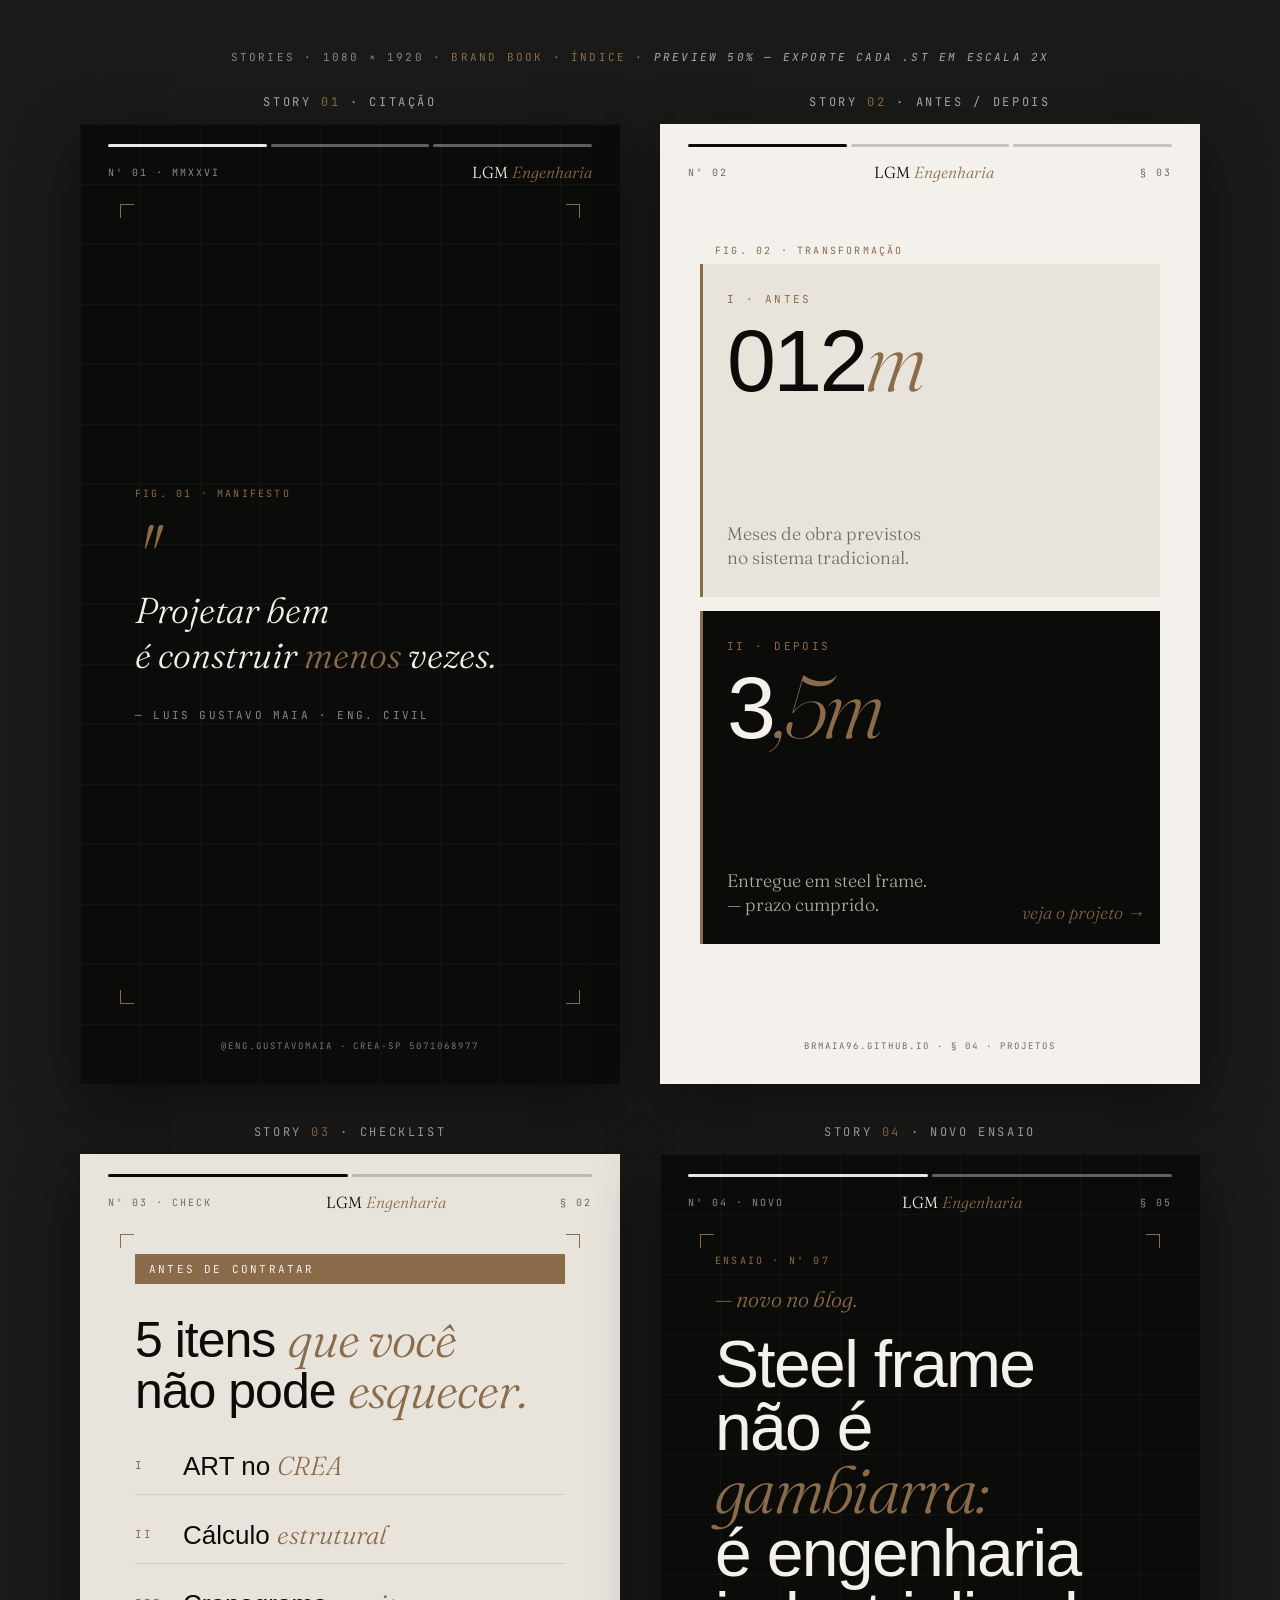
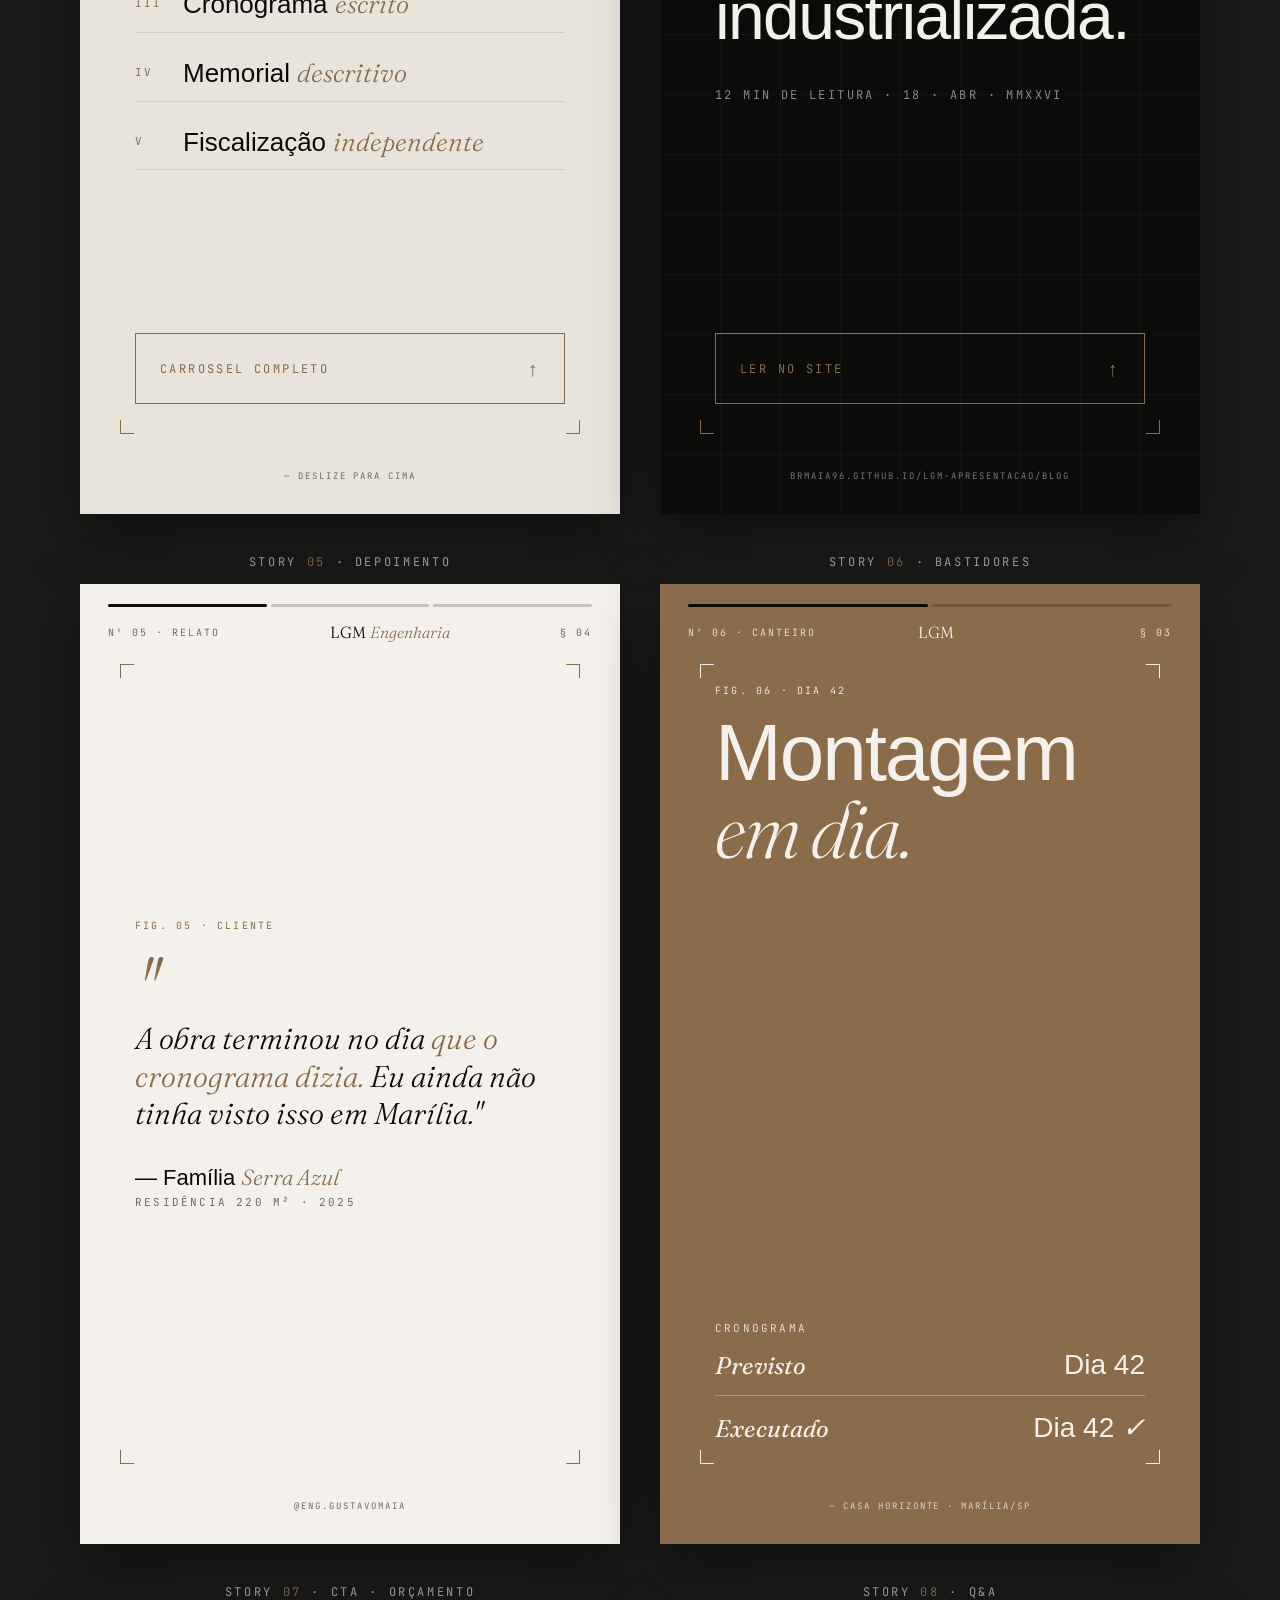
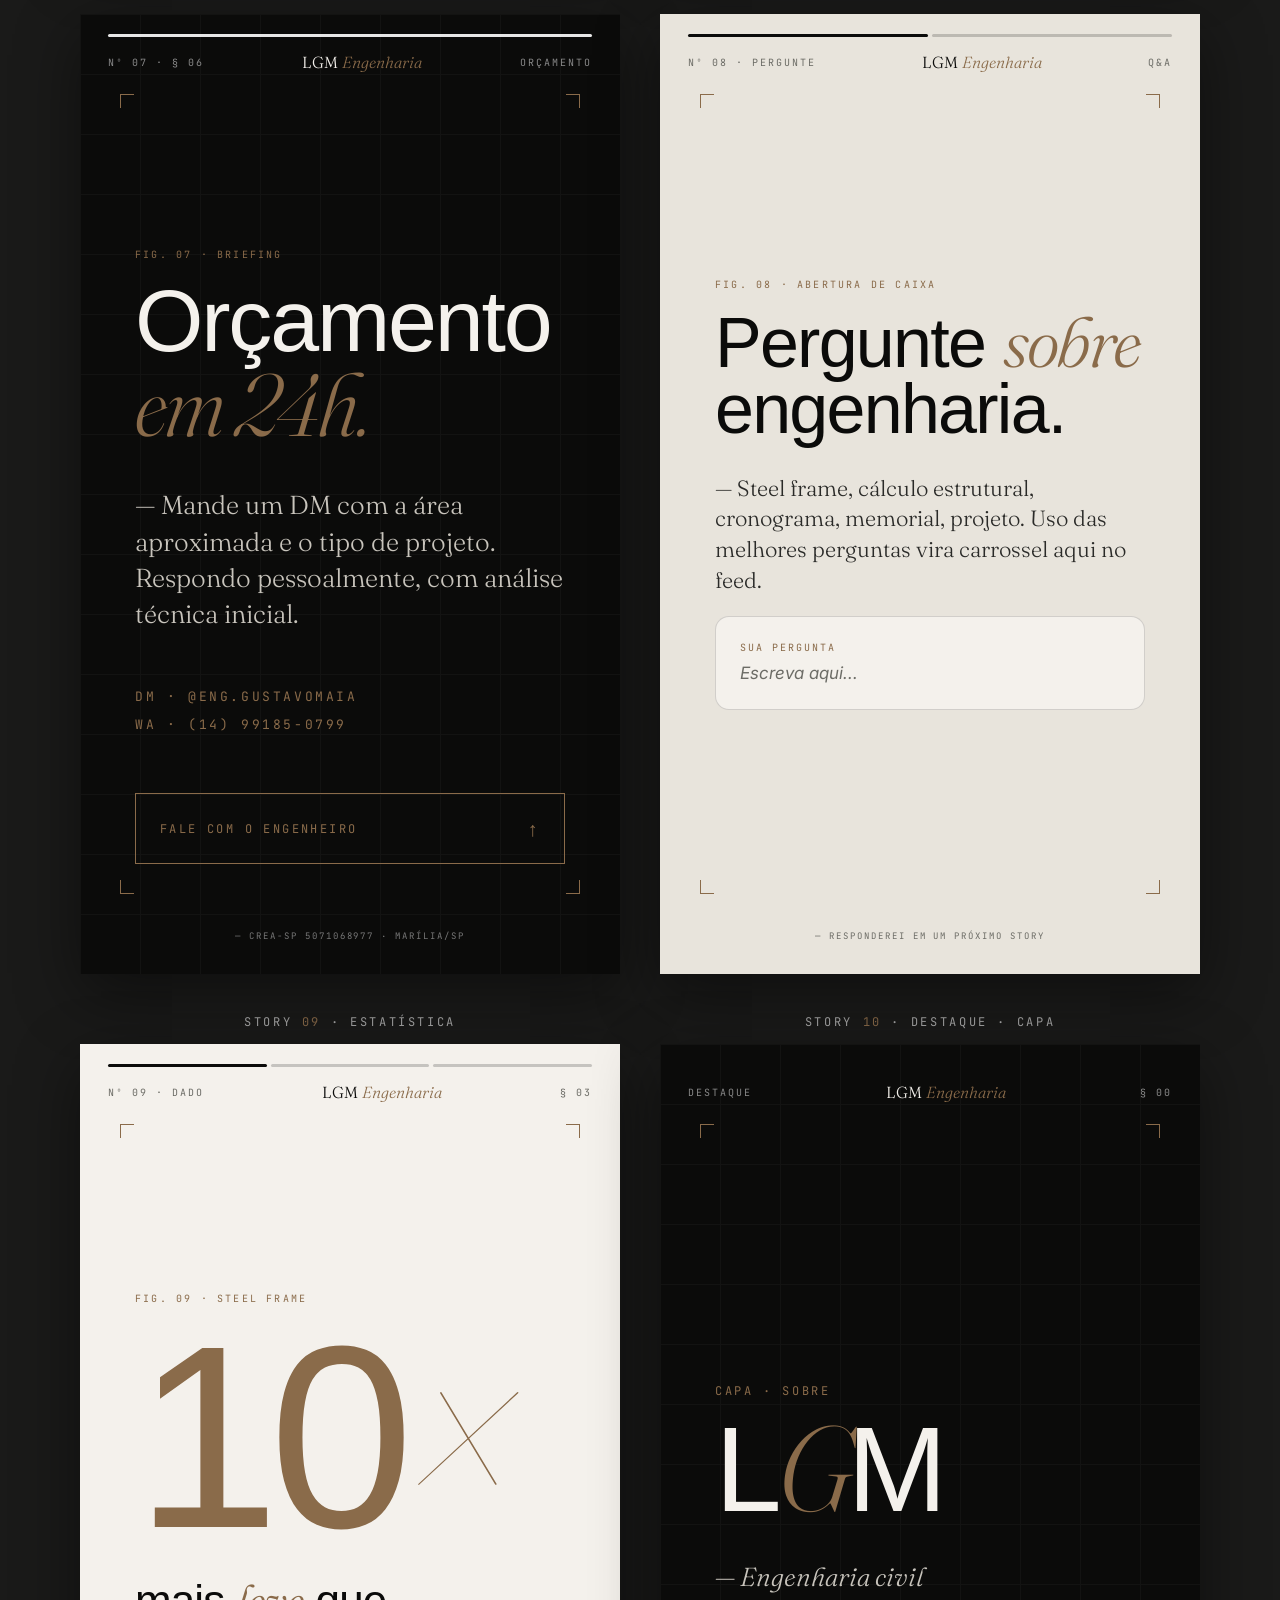
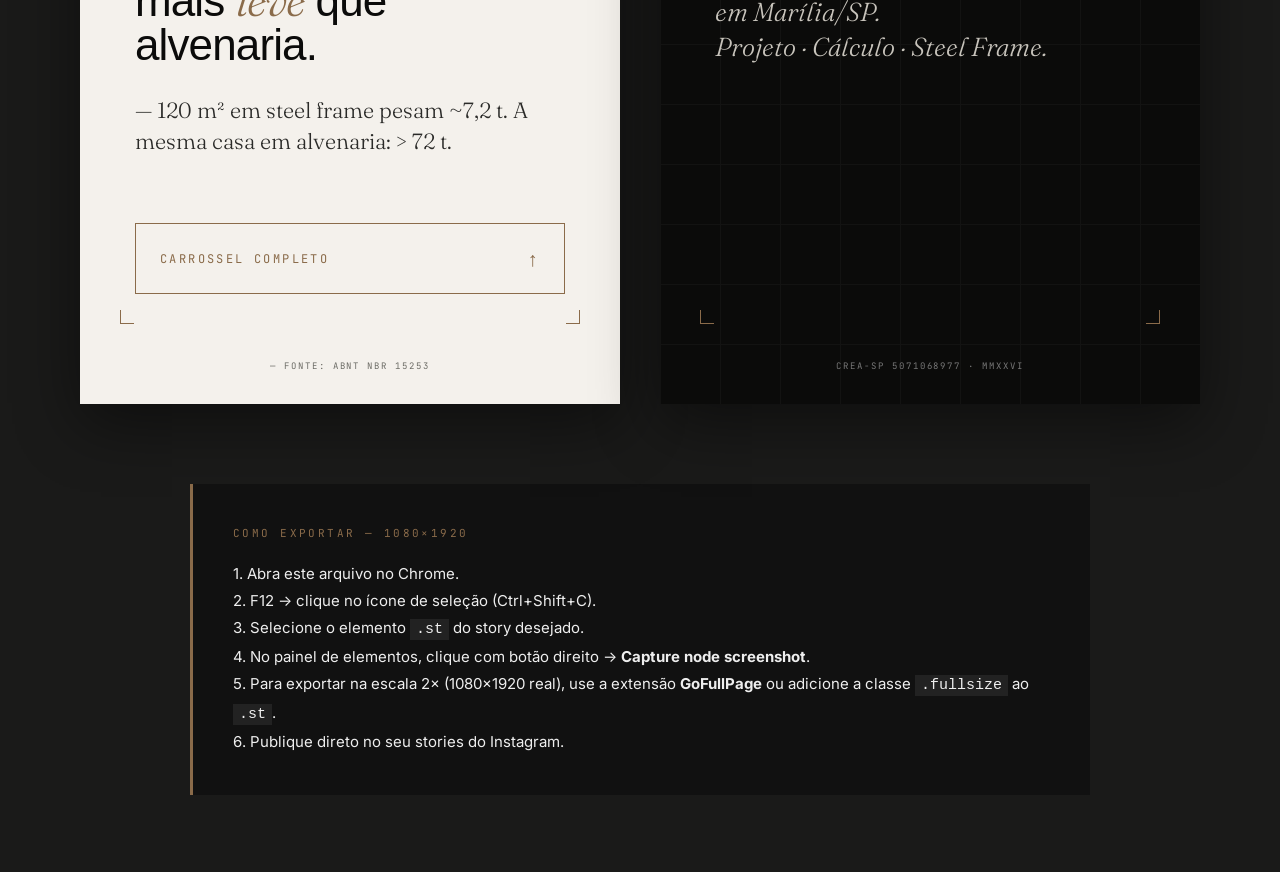
<file: instagram/stories.html>
<!DOCTYPE html>
<html lang="pt-BR"><head>
<meta charset="UTF-8"><meta name="viewport" content="width=device-width,initial-scale=1">
<title>Stories · LGM Engenharia</title>
<link rel="preconnect" href="https://fonts.googleapis.com"><link rel="preconnect" href="https://fonts.gstatic.com" crossorigin>
<link href="https://fonts.googleapis.com/css2?family=Fraunces:ital,opsz,wght@0,9..144,300;0,9..144,400;1,9..144,300;1,9..144,400&family=Inter:wght@300;400;500;600&family=JetBrains+Mono:wght@400;500&display=swap" rel="stylesheet">
<link rel="stylesheet" href="_stories-base.css">
</head><body>
<div class="page-head">Stories · 1080 × 1920 · <a href="branding.html">Brand Book</a> · <a href="index-carrosseis.html">Índice</a> · <em style="color:#aaa">Preview 50% — exporte cada .st em escala 2x</em></div>

<div class="gallery">

<!-- 01 · QUOTE -->
<div class="story-wrap">
  <div class="story-tag">Story <em>01</em> · Citação</div>
  <div class="st dark">
    <div class="grid-bg"></div>
    <div class="ig-top"><div class="bar"></div><div class="bar"></div><div class="bar"></div></div>
    <div class="corners"></div>
    <div class="head"><span>Nº 01 · MMXXVI</span><div class="logo">LGM <em>Engenharia</em></div></div>
    <div class="body" style="justify-content:center">
      <div class="kicker">Fig. 01 · Manifesto</div>
      <div class="quote"><span class="mark">"</span>Projetar bem<br>é construir <em style="color:var(--terra)">menos</em> vezes.</div>
      <div class="quote-sig">— Luis Gustavo Maia · Eng. Civil</div>
    </div>
    <div class="sig">@eng.gustavomaia · CREA-SP 5071068977</div>
  </div>
</div>

<!-- 02 · ANTES / DEPOIS (número) -->
<div class="story-wrap">
  <div class="story-tag">Story <em>02</em> · Antes / Depois</div>
  <div class="st">
    <div class="ig-top"><div class="bar"></div><div class="bar"></div><div class="bar"></div></div>
    <div class="head"><span>Nº 02</span><div class="logo">LGM <em>Engenharia</em></div><span>§ 03</span></div>
    <div class="body" style="padding-top:20px">
      <div class="kicker">Fig. 02 · Transformação</div>
      <h2>Casa <em>Horizonte.</em></h2>
    </div>
    <div class="ba">
      <div class="ba-half">
        <div>
          <div class="tag">I · Antes</div>
          <div class="num" style="margin-top:14px">012<em>m</em></div>
        </div>
        <div class="desc">Meses de obra previstos<br>no sistema tradicional.</div>
      </div>
      <div class="ba-half b">
        <div>
          <div class="tag">II · Depois</div>
          <div class="num" style="margin-top:14px">3<em>,5m</em></div>
        </div>
        <div class="desc">Entregue em steel frame.<br>— prazo cumprido.</div>
      </div>
    </div>
    <div class="tap">veja o projeto →</div>
    <div class="sig">brmaia96.github.io · § 04 · PROJETOS</div>
  </div>
</div>

<!-- 03 · CHECKLIST -->
<div class="story-wrap">
  <div class="story-tag">Story <em>03</em> · Checklist</div>
  <div class="st p2">
    <div class="ig-top"><div class="bar"></div><div class="bar"></div></div>
    <div class="corners"></div>
    <div class="head"><span>Nº 03 · CHECK</span><div class="logo">LGM <em>Engenharia</em></div><span>§ 02</span></div>
    <div class="body">
      <span class="label">Antes de contratar</span>
      <h2 style="font-size:50px">5 itens <em>que você</em><br>não pode <em>esquecer.</em></h2>
      <div class="list">
        <div class="list-item"><div class="list-num">I</div><div class="list-title">ART no <em>CREA</em></div></div>
        <div class="list-item"><div class="list-num">II</div><div class="list-title">Cálculo <em>estrutural</em></div></div>
        <div class="list-item"><div class="list-num">III</div><div class="list-title">Cronograma <em>escrito</em></div></div>
        <div class="list-item"><div class="list-num">IV</div><div class="list-title">Memorial <em>descritivo</em></div></div>
        <div class="list-item"><div class="list-num">V</div><div class="list-title">Fiscalização <em>independente</em></div></div>
      </div>
    </div>
    <div class="cta"><span>Carrossel completo</span><span class="arr">↑</span></div>
    <div class="sig">— deslize para cima</div>
  </div>
</div>

<!-- 04 · NOVO POST -->
<div class="story-wrap">
  <div class="story-tag">Story <em>04</em> · Novo ensaio</div>
  <div class="st dark">
    <div class="grid-bg"></div>
    <div class="ig-top"><div class="bar"></div><div class="bar"></div></div>
    <div class="corners"></div>
    <div class="head"><span>Nº 04 · NOVO</span><div class="logo">LGM <em>Engenharia</em></div><span>§ 05</span></div>
    <div class="body">
      <div class="kicker">Ensaio · Nº 07</div>
      <div style="font-family:var(--D);font-style:italic;font-weight:300;font-size:22px;color:var(--terra);margin-bottom:20px">— novo no blog.</div>
      <h1 style="font-size:66px">Steel frame<br>não é <em>gambiarra:</em><br>é engenharia<br>industrializada.</h1>
      <div style="margin-top:40px;font-family:var(--M);font-size:12px;letter-spacing:.2em;color:#888">12 MIN DE LEITURA · 18 · ABR · MMXXVI</div>
    </div>
    <div class="cta"><span>Ler no site</span><span class="arr">↑</span></div>
    <div class="sig">brmaia96.github.io/lgm-apresentacao/blog</div>
  </div>
</div>

<!-- 05 · DEPOIMENTO -->
<div class="story-wrap">
  <div class="story-tag">Story <em>05</em> · Depoimento</div>
  <div class="st">
    <div class="ig-top"><div class="bar"></div><div class="bar"></div><div class="bar"></div></div>
    <div class="corners"></div>
    <div class="head"><span>Nº 05 · RELATO</span><div class="logo">LGM <em>Engenharia</em></div><span>§ 04</span></div>
    <div class="body" style="justify-content:center">
      <div class="kicker">Fig. 05 · Cliente</div>
      <div class="quote" style="font-size:30px"><span class="mark">"</span>A obra terminou no dia <em style="color:var(--terra)">que o cronograma dizia.</em> Eu ainda não tinha visto isso em Marília."</div>
      <div style="margin-top:30px">
        <div style="font-family:var(--S);font-weight:300;font-size:22px">— Família <em style="font-family:var(--D);font-style:italic;color:var(--terra);font-weight:300">Serra Azul</em></div>
        <div class="quote-sig" style="margin-top:4px">Residência 220 m² · 2025</div>
      </div>
    </div>
    <div class="sig">@eng.gustavomaia</div>
  </div>
</div>

<!-- 06 · BASTIDORES -->
<div class="story-wrap">
  <div class="story-tag">Story <em>06</em> · Bastidores</div>
  <div class="st terra">
    <div class="ig-top"><div class="bar"></div><div class="bar"></div></div>
    <div class="corners"></div>
    <div class="head"><span>Nº 06 · CANTEIRO</span><div class="logo">LGM <em>Engenharia</em></div><span>§ 03</span></div>
    <div class="body" style="justify-content:space-between">
      <div>
        <div class="kicker" style="color:rgba(255,255,255,.85)">Fig. 06 · Dia 42</div>
        <h1 style="color:var(--paper);font-size:80px">Montagem<br><em style="color:var(--paper);font-weight:300;font-style:italic">em dia.</em></h1>
      </div>
      <div>
        <div style="font-family:var(--M);font-size:11px;letter-spacing:.2em;color:rgba(255,255,255,.75);text-transform:uppercase;margin-bottom:14px">Cronograma</div>
        <div style="display:flex;justify-content:space-between;align-items:baseline;padding-bottom:14px;border-bottom:1px solid rgba(255,255,255,.3)"><span style="font-family:var(--D);font-style:italic;font-size:24px">Previsto</span><span style="font-family:var(--S);font-size:28px">Dia 42</span></div>
        <div style="display:flex;justify-content:space-between;align-items:baseline;padding-top:14px"><span style="font-family:var(--D);font-style:italic;font-size:24px">Executado</span><span style="font-family:var(--S);font-size:28px">Dia 42 <em style="font-style:italic;font-family:var(--D);color:var(--paper)">✓</em></span></div>
      </div>
    </div>
    <div class="sig">— Casa Horizonte · Marília/SP</div>
  </div>
</div>

<!-- 07 · CTA ORÇAMENTO -->
<div class="story-wrap">
  <div class="story-tag">Story <em>07</em> · CTA · orçamento</div>
  <div class="st dark">
    <div class="grid-bg"></div>
    <div class="ig-top"><div class="bar"></div></div>
    <div class="corners"></div>
    <div class="head"><span>Nº 07 · § 06</span><div class="logo">LGM <em>Engenharia</em></div><span>ORÇAMENTO</span></div>
    <div class="body" style="justify-content:center">
      <div class="kicker">Fig. 07 · Briefing</div>
      <h1 style="font-size:88px">Orçamento<br><em>em 24h.</em></h1>
      <p class="body-t" style="margin-top:40px;font-size:26px">— Mande um DM com a área aproximada e o tipo de projeto. Respondo pessoalmente, com análise técnica inicial.</p>
      <div style="margin-top:50px;font-family:var(--M);font-size:13px;letter-spacing:.2em;color:var(--terra);line-height:2.2;text-transform:uppercase">
        DM · @eng.gustavomaia<br>
        WA · (14) 99185-0799
      </div>
    </div>
    <div class="cta"><span>Fale com o engenheiro</span><span class="arr">↑</span></div>
    <div class="sig">— CREA-SP 5071068977 · Marília/SP</div>
  </div>
</div>

<!-- 08 · CAIXA DE PERGUNTAS -->
<div class="story-wrap">
  <div class="story-tag">Story <em>08</em> · Q&amp;A</div>
  <div class="st p2">
    <div class="ig-top"><div class="bar"></div><div class="bar"></div></div>
    <div class="corners"></div>
    <div class="head"><span>Nº 08 · PERGUNTE</span><div class="logo">LGM <em>Engenharia</em></div><span>Q&amp;A</span></div>
    <div class="body" style="justify-content:center">
      <div class="kicker">Fig. 08 · Abertura de caixa</div>
      <h1 style="font-size:70px">Pergunte <em>sobre</em><br>engenharia.</h1>
      <p class="body-t" style="margin-top:30px;font-size:22px">— Steel frame, cálculo estrutural, cronograma, memorial, projeto. Uso das melhores perguntas vira carrossel aqui no feed.</p>
      <div class="qa-q" style="background:var(--paper);border:1px solid rgba(11,11,10,.15)">
        <span class="pfx">sua pergunta</span>
        <span style="color:var(--ink3);font-style:italic">Escreva aqui...</span>
      </div>
    </div>
    <div class="sig">— responderei em um próximo story</div>
  </div>
</div>

<!-- 09 · NÚMERO EM DESTAQUE -->
<div class="story-wrap">
  <div class="story-tag">Story <em>09</em> · Estatística</div>
  <div class="st">
    <div class="ig-top"><div class="bar"></div><div class="bar"></div><div class="bar"></div></div>
    <div class="corners"></div>
    <div class="head"><span>Nº 09 · DADO</span><div class="logo">LGM <em>Engenharia</em></div><span>§ 03</span></div>
    <div class="body" style="justify-content:center">
      <div class="kicker">Fig. 09 · Steel frame</div>
      <div class="big-num" style="font-size:260px;line-height:.85">10<em>×</em></div>
      <h2 style="margin-top:30px;font-size:44px">mais <em>leve</em> que alvenaria.</h2>
      <p class="body-t" style="margin-top:28px;font-size:22px">— 120 m² em steel frame pesam ~7,2 t. A mesma casa em alvenaria: &gt; 72 t.</p>
    </div>
    <div class="cta"><span>Carrossel completo</span><span class="arr">↑</span></div>
    <div class="sig">— fonte: ABNT NBR 15253</div>
  </div>
</div>

<!-- 10 · BIO / ABERTURA DE DESTAQUE -->
<div class="story-wrap">
  <div class="story-tag">Story <em>10</em> · Destaque · Capa</div>
  <div class="st dark">
    <div class="grid-bg"></div>
    <div class="corners"></div>
    <div class="head"><span>Destaque</span><div class="logo">LGM <em>Engenharia</em></div><span>§ 00</span></div>
    <div class="body" style="justify-content:center;align-items:flex-start">
      <div class="kicker" style="font-size:12px">Capa · Sobre</div>
      <div style="font-family:var(--S);font-weight:200;font-size:120px;line-height:.85;letter-spacing:-.04em">L<em style="font-family:var(--D);font-style:italic;color:var(--terra);font-weight:300">G</em>M</div>
      <div style="margin-top:40px;font-family:var(--D);font-style:italic;font-weight:300;font-size:26px;line-height:1.35;color:#C8C4BC;max-width:360px">— Engenharia civil<br>em Marília/SP.<br>Projeto · Cálculo · Steel&nbsp;Frame.</div>
    </div>
    <div class="sig">CREA-SP 5071068977 · MMXXVI</div>
  </div>
</div>

</div>

<div style="max-width:900px;margin:80px auto 40px;padding:40px;background:#111;color:#ccc;font-family:'JetBrains Mono',monospace;font-size:13px;line-height:1.8;border-left:3px solid #8A6B4A">
  <div style="color:#8A6B4A;letter-spacing:.22em;margin-bottom:16px;font-size:11px">COMO EXPORTAR — 1080×1920</div>
  <div style="color:#eee;font-family:'Inter',sans-serif;font-size:15px">
    1. Abra este arquivo no Chrome.<br>
    2. F12 → clique no ícone de seleção (Ctrl+Shift+C).<br>
    3. Selecione o elemento <code style="background:#222;padding:2px 6px">.st</code> do story desejado.<br>
    4. No painel de elementos, clique com botão direito → <strong>Capture node screenshot</strong>.<br>
    5. Para exportar na escala 2× (1080×1920 real), use a extensão <strong>GoFullPage</strong> ou adicione a classe <code style="background:#222;padding:2px 6px">.fullsize</code> ao <code style="background:#222;padding:2px 6px">.st</code>.<br>
    6. Publique direto no seu stories do Instagram.
  </div>
</div>

</body></html>
</file>
<file: instagram/_carrossel-base.css>
/* LGM CARROSSEL BASE — 1080×1350 (4:5) */
*{margin:0;padding:0;box-sizing:border-box}
:root{
  --ink:#0B0B0A; --ink2:#2A2A28; --ink3:#6C6C66;
  --paper:#F4F1EC; --paper2:#E8E4DC; --terra:#8A6B4A;
  --D:'Fraunces',Georgia,serif;
  --S:'Gill Sans MT','Century Gothic',sans-serif;
  --B:'Inter',system-ui,sans-serif;
  --M:'JetBrains Mono',monospace;
}
body{background:#1a1a19;font-family:var(--B);padding:40px 20px;min-height:100vh}
.carousel{max-width:1120px;margin:0 auto;display:flex;flex-direction:column;gap:40px}
.page-head{color:#888;font-family:var(--M);font-size:11px;letter-spacing:.2em;text-transform:uppercase;text-align:center;padding:10px 0 30px}
.page-head a{color:var(--terra);text-decoration:none}

/* SLIDE — 1080×1350 @ 4:5 scaled to 1080 wide */
.slide{width:1080px;height:1350px;background:var(--paper);color:var(--ink);position:relative;overflow:hidden;box-shadow:0 20px 60px rgba(0,0,0,.4)}
.slide.dark{background:var(--ink);color:var(--paper)}
.slide.paper2{background:var(--paper2)}

/* MASTHEAD on slide */
.s-mast{position:absolute;top:0;left:0;right:0;padding:30px 60px;display:flex;justify-content:space-between;align-items:center;font-family:var(--M);font-size:13px;letter-spacing:.2em;text-transform:uppercase;color:var(--ink3);border-bottom:1px solid rgba(11,11,10,.15)}
.slide.dark .s-mast{color:#888;border-bottom-color:rgba(255,255,255,.1)}
.s-mast .logo{font-family:var(--D);font-weight:300;font-size:22px;letter-spacing:0;color:var(--ink);text-transform:none}
.s-mast .logo em{font-style:italic;color:var(--terra)}
.slide.dark .s-mast .logo{color:var(--paper)}

/* FOOTER on slide */
.s-foot{position:absolute;bottom:0;left:0;right:0;padding:30px 60px;display:flex;justify-content:space-between;align-items:center;font-family:var(--M);font-size:12px;letter-spacing:.2em;text-transform:uppercase;color:var(--ink3);border-top:1px solid rgba(11,11,10,.15)}
.slide.dark .s-foot{color:#888;border-top-color:rgba(255,255,255,.1)}
.s-foot .swipe{color:var(--terra);display:flex;align-items:center;gap:10px}

/* CORNER MARKS */
.corners{position:absolute;inset:90px 60px 90px 60px;pointer-events:none;
  background:
    linear-gradient(var(--terra),var(--terra)) left top/22px 1.5px no-repeat,
    linear-gradient(var(--terra),var(--terra)) left top/1.5px 22px no-repeat,
    linear-gradient(var(--terra),var(--terra)) right top/22px 1.5px no-repeat,
    linear-gradient(var(--terra),var(--terra)) right top/1.5px 22px no-repeat,
    linear-gradient(var(--terra),var(--terra)) left bottom/22px 1.5px no-repeat,
    linear-gradient(var(--terra),var(--terra)) left bottom/1.5px 22px no-repeat,
    linear-gradient(var(--terra),var(--terra)) right bottom/22px 1.5px no-repeat,
    linear-gradient(var(--terra),var(--terra)) right bottom/1.5px 22px no-repeat}

/* GRID BG on dark */
.slide.dark .grid-bg{position:absolute;inset:0;background-image:linear-gradient(var(--ink2) 1px,transparent 1px),linear-gradient(90deg,var(--ink2) 1px,transparent 1px);background-size:90px 90px;opacity:.3;pointer-events:none}

/* CONTENT AREA */
.body{position:absolute;inset:120px 90px 120px 90px;display:flex;flex-direction:column}

/* TYPOGRAPHY */
.kicker{font-family:var(--M);font-size:14px;letter-spacing:.22em;text-transform:uppercase;color:var(--terra);margin-bottom:30px}
.display{font-family:var(--S);font-weight:200;font-size:160px;line-height:.9;letter-spacing:-.035em}
.display em{font-family:var(--D);font-style:italic;font-weight:300;color:var(--terra)}
.display.md{font-size:120px}
.display.sm{font-size:96px}
h2{font-family:var(--S);font-weight:200;font-size:100px;line-height:.95;letter-spacing:-.025em}
h2 em{font-family:var(--D);font-style:italic;font-weight:300;color:var(--terra)}
h3{font-family:var(--S);font-weight:300;font-size:64px;line-height:1;letter-spacing:-.02em}
h3 em{font-family:var(--D);font-style:italic;color:var(--terra);font-weight:300}
.lede{font-family:var(--D);font-weight:300;font-style:italic;font-size:36px;line-height:1.3;color:var(--ink2);max-width:780px}
.slide.dark .lede{color:#C8C4BC}
p.body-t{font-family:var(--D);font-weight:300;font-size:30px;line-height:1.45;color:var(--ink2);max-width:780px}
.slide.dark p.body-t{color:#C8C4BC}
.num-big{font-family:var(--S);font-weight:200;font-size:340px;line-height:.85;letter-spacing:-.04em;color:var(--terra)}
.num-big em{font-family:var(--D);font-style:italic;font-weight:300}

/* LIST */
.list{display:flex;flex-direction:column;gap:28px;margin-top:20px}
.list-item{display:grid;grid-template-columns:60px 1fr;gap:30px;padding:18px 0;border-bottom:1px solid rgba(11,11,10,.12)}
.slide.dark .list-item{border-bottom-color:rgba(255,255,255,.1)}
.list-num{font-family:var(--M);font-size:16px;letter-spacing:.18em;color:var(--terra);padding-top:8px}
.list-title{font-family:var(--S);font-weight:300;font-size:46px;line-height:1.05;letter-spacing:-.01em}
.list-title em{font-family:var(--D);font-style:italic;color:var(--terra)}
.list-desc{font-family:var(--D);font-weight:300;font-size:22px;line-height:1.4;color:var(--ink3);margin-top:10px}

/* COMPARE */
.compare{display:grid;grid-template-columns:1fr 1fr;gap:2px;background:var(--ink2);border:1px solid var(--ink2);margin-top:20px}
.compare .col{background:var(--paper);padding:40px 30px;min-height:520px;display:flex;flex-direction:column}
.compare .col.b{background:var(--ink);color:var(--paper)}
.compare .col h4{font-family:var(--M);font-size:14px;letter-spacing:.22em;text-transform:uppercase;color:var(--ink3);margin-bottom:24px}
.compare .col.b h4{color:var(--terra)}
.compare .col .big{font-family:var(--S);font-weight:200;font-size:64px;line-height:1;letter-spacing:-.02em}
.compare .col .big em{font-family:var(--D);font-style:italic;color:var(--terra);font-weight:300}
.compare .col .small{font-family:var(--D);font-weight:300;font-size:22px;line-height:1.4;margin-top:18px;color:var(--ink3)}
.compare .col.b .small{color:#B4AFA5}

/* BOTTOM TAG */
.corner-tag{position:absolute;bottom:120px;right:90px;font-family:var(--D);font-style:italic;font-weight:300;font-size:28px;color:var(--terra)}

.spec-row{display:grid;grid-template-columns:180px 1fr;gap:30px;padding:26px 0;border-bottom:1px solid rgba(11,11,10,.12);align-items:baseline}
.slide.dark .spec-row{border-bottom-color:rgba(255,255,255,.1)}
.spec-k{font-family:var(--M);font-size:14px;letter-spacing:.2em;text-transform:uppercase;color:var(--ink3)}
.spec-v{font-family:var(--D);font-weight:300;font-size:34px;line-height:1.3}
.spec-v em{font-style:italic;color:var(--terra)}
</file>
<file: instagram/_stories-base.css>
/* LGM STORIES BASE — 1080×1920 (9:16) */
*{margin:0;padding:0;box-sizing:border-box}
:root{
  --ink:#0B0B0A; --ink2:#2A2A28; --ink3:#6C6C66;
  --paper:#F4F1EC; --paper2:#E8E4DC; --terra:#8A6B4A;
  --D:'Fraunces',Georgia,serif;
  --S:'Gill Sans MT','Century Gothic',sans-serif;
  --B:'Inter',system-ui,sans-serif;
  --M:'JetBrains Mono',monospace;
}
body{background:#1a1a19;font-family:var(--B);padding:40px 20px;min-height:100vh}
.page-head{color:#888;font-family:var(--M);font-size:11px;letter-spacing:.2em;text-transform:uppercase;text-align:center;padding:10px 0 30px}
.page-head a{color:var(--terra);text-decoration:none}
.gallery{max-width:1200px;margin:0 auto;display:grid;grid-template-columns:repeat(2,auto);gap:40px;justify-content:center}
@media(max-width:1200px){.gallery{grid-template-columns:1fr}}
.story-wrap{display:flex;flex-direction:column;gap:14px;align-items:center}
.story-tag{font-family:var(--M);font-size:12px;letter-spacing:.22em;text-transform:uppercase;color:#aaa}
.story-tag em{color:var(--terra);font-style:normal}

/* STORY CANVAS — 1080×1920 */
.st{width:540px;height:960px;background:var(--paper);color:var(--ink);position:relative;overflow:hidden;box-shadow:0 20px 60px rgba(0,0,0,.45);transform-origin:top left}
.st.dark{background:var(--ink);color:var(--paper)}
.st.terra{background:var(--terra);color:var(--paper)}
.st.p2{background:var(--paper2)}

/* to see full res, multiply by 2: use .fullsize class */
.st.fullsize{width:1080px;height:1920px}

/* Top bar (simulates IG progress) */
.st .ig-top{position:absolute;top:0;left:0;right:0;padding:20px 28px;display:flex;gap:4px;z-index:5}
.st .ig-top .bar{flex:1;height:3px;background:rgba(255,255,255,.35);border-radius:2px}
.st:not(.dark) .ig-top .bar{background:rgba(11,11,10,.2)}
.st .ig-top .bar:first-child{background:rgba(255,255,255,.9)}
.st:not(.dark) .ig-top .bar:first-child{background:var(--ink)}

/* Header row */
.st .head{position:absolute;top:38px;left:28px;right:28px;display:flex;justify-content:space-between;align-items:center;font-family:var(--M);font-size:10px;letter-spacing:.2em;text-transform:uppercase;color:var(--ink3)}
.st.dark .head{color:#888}
.st .head .logo{font-family:var(--D);font-weight:300;font-size:16px;letter-spacing:0;text-transform:none;color:var(--ink)}
.st .head .logo em{font-style:italic;color:var(--terra)}
.st.dark .head .logo{color:var(--paper)}
.st.terra .head{color:rgba(255,255,255,.75)}
.st.terra .head .logo{color:var(--paper)}

/* Corners */
.st .corners{position:absolute;inset:80px 40px 80px 40px;pointer-events:none;
  background:
    linear-gradient(var(--terra),var(--terra)) left top/14px 1px no-repeat,
    linear-gradient(var(--terra),var(--terra)) left top/1px 14px no-repeat,
    linear-gradient(var(--terra),var(--terra)) right top/14px 1px no-repeat,
    linear-gradient(var(--terra),var(--terra)) right top/1px 14px no-repeat,
    linear-gradient(var(--terra),var(--terra)) left bottom/14px 1px no-repeat,
    linear-gradient(var(--terra),var(--terra)) left bottom/1px 14px no-repeat,
    linear-gradient(var(--terra),var(--terra)) right bottom/14px 1px no-repeat,
    linear-gradient(var(--terra),var(--terra)) right bottom/1px 14px no-repeat}
.st.terra .corners{background:
    linear-gradient(var(--paper),var(--paper)) left top/14px 1px no-repeat,
    linear-gradient(var(--paper),var(--paper)) left top/1px 14px no-repeat,
    linear-gradient(var(--paper),var(--paper)) right top/14px 1px no-repeat,
    linear-gradient(var(--paper),var(--paper)) right top/1px 14px no-repeat,
    linear-gradient(var(--paper),var(--paper)) left bottom/14px 1px no-repeat,
    linear-gradient(var(--paper),var(--paper)) left bottom/1px 14px no-repeat,
    linear-gradient(var(--paper),var(--paper)) right bottom/14px 1px no-repeat,
    linear-gradient(var(--paper),var(--paper)) right bottom/1px 14px no-repeat}

/* Grid bg */
.st.dark .grid-bg{position:absolute;inset:0;background-image:linear-gradient(var(--ink2) 1px,transparent 1px),linear-gradient(90deg,var(--ink2) 1px,transparent 1px);background-size:60px 60px;opacity:.28;pointer-events:none}

/* Body */
.st .body{position:absolute;inset:100px 55px 100px 55px;display:flex;flex-direction:column}

.st .kicker{font-family:var(--M);font-size:10px;letter-spacing:.22em;text-transform:uppercase;color:var(--terra);margin-bottom:18px}
.st h1{font-family:var(--S);font-weight:200;font-size:72px;line-height:.95;letter-spacing:-.025em}
.st h1 em{font-family:var(--D);font-style:italic;font-weight:300;color:var(--terra)}
.st h2{font-family:var(--S);font-weight:200;font-size:54px;line-height:1;letter-spacing:-.02em}
.st h2 em{font-family:var(--D);font-style:italic;font-weight:300;color:var(--terra)}
.st .big-num{font-family:var(--S);font-weight:200;font-size:180px;line-height:.85;letter-spacing:-.04em;color:var(--terra)}
.st .big-num em{font-family:var(--D);font-style:italic;font-weight:300}
.st .quote{font-family:var(--D);font-weight:300;font-style:italic;font-size:36px;line-height:1.25;color:var(--ink)}
.st.dark .quote{color:var(--paper)}
.st .quote .mark{color:var(--terra);font-size:80px;line-height:1;display:block;margin-bottom:-10px}
.st .quote-sig{font-family:var(--M);font-size:11px;letter-spacing:.2em;text-transform:uppercase;color:var(--ink3);margin-top:30px}
.st.dark .quote-sig{color:#888}
.st .body-t{font-family:var(--D);font-weight:300;font-size:22px;line-height:1.4;color:var(--ink2)}
.st.dark .body-t{color:#C8C4BC}
.st.terra .body-t{color:rgba(255,255,255,.9)}

/* list */
.st .list{display:flex;flex-direction:column;gap:14px;margin-top:24px}
.st .list-item{display:grid;grid-template-columns:32px 1fr;gap:16px;padding:12px 0;border-bottom:1px solid rgba(11,11,10,.1)}
.st.dark .list-item{border-bottom-color:rgba(255,255,255,.1)}
.st .list-num{font-family:var(--M);font-size:11px;letter-spacing:.16em;color:var(--terra);padding-top:6px}
.st .list-title{font-family:var(--S);font-weight:300;font-size:26px;line-height:1.15}
.st .list-title em{font-family:var(--D);font-style:italic;color:var(--terra)}

/* CTA sticker */
.st .cta{position:absolute;bottom:110px;left:55px;right:55px;padding:22px 24px;border:1.5px solid var(--terra);display:flex;justify-content:space-between;align-items:center;font-family:var(--M);font-size:12px;letter-spacing:.2em;text-transform:uppercase;color:var(--terra)}
.st.dark .cta{border-color:var(--terra);color:var(--terra)}
.st.terra .cta{border-color:var(--paper);color:var(--paper)}
.st .cta .arr{font-family:var(--D);font-size:20px;font-style:italic}

/* footer sig */
.st .sig{position:absolute;bottom:32px;left:55px;right:55px;font-family:var(--M);font-size:9px;letter-spacing:.22em;text-transform:uppercase;color:var(--ink3);text-align:center}
.st.dark .sig{color:#777}
.st.terra .sig{color:rgba(255,255,255,.7)}

/* tap hint */
.st .tap{position:absolute;bottom:160px;right:55px;font-family:var(--D);font-style:italic;font-weight:300;font-size:18px;color:var(--terra);opacity:.9}

/* before/after */
.ba{position:absolute;inset:140px 40px 140px 40px;display:grid;grid-template-rows:1fr 1fr;gap:14px}
.ba-half{background:var(--paper2);display:flex;flex-direction:column;justify-content:space-between;padding:28px 24px;position:relative;border-left:3px solid var(--terra)}
.ba-half.b{background:var(--ink);color:var(--paper)}
.ba-half .tag{font-family:var(--M);font-size:11px;letter-spacing:.22em;text-transform:uppercase;color:var(--terra)}
.ba-half .num{font-family:var(--S);font-weight:200;font-size:88px;line-height:.9;letter-spacing:-.03em}
.ba-half .num em{font-family:var(--D);font-style:italic;color:var(--terra);font-weight:300}
.ba-half .desc{font-family:var(--D);font-weight:300;font-size:18px;line-height:1.3;color:var(--ink3)}
.ba-half.b .desc{color:#B4AFA5}

/* answer box (Q&A) */
.qa-q{background:rgba(255,255,255,.85);padding:24px;margin-top:20px;border-radius:14px;font-family:var(--B);font-size:17px;color:var(--ink);line-height:1.35}
.qa-q .pfx{font-family:var(--M);font-size:10px;letter-spacing:.2em;text-transform:uppercase;color:var(--terra);margin-bottom:8px;display:block}

/* sticker label */
.label{display:inline-block;padding:8px 14px;background:var(--terra);color:var(--paper);font-family:var(--M);font-size:11px;letter-spacing:.2em;text-transform:uppercase;margin-bottom:30px}
</file>
